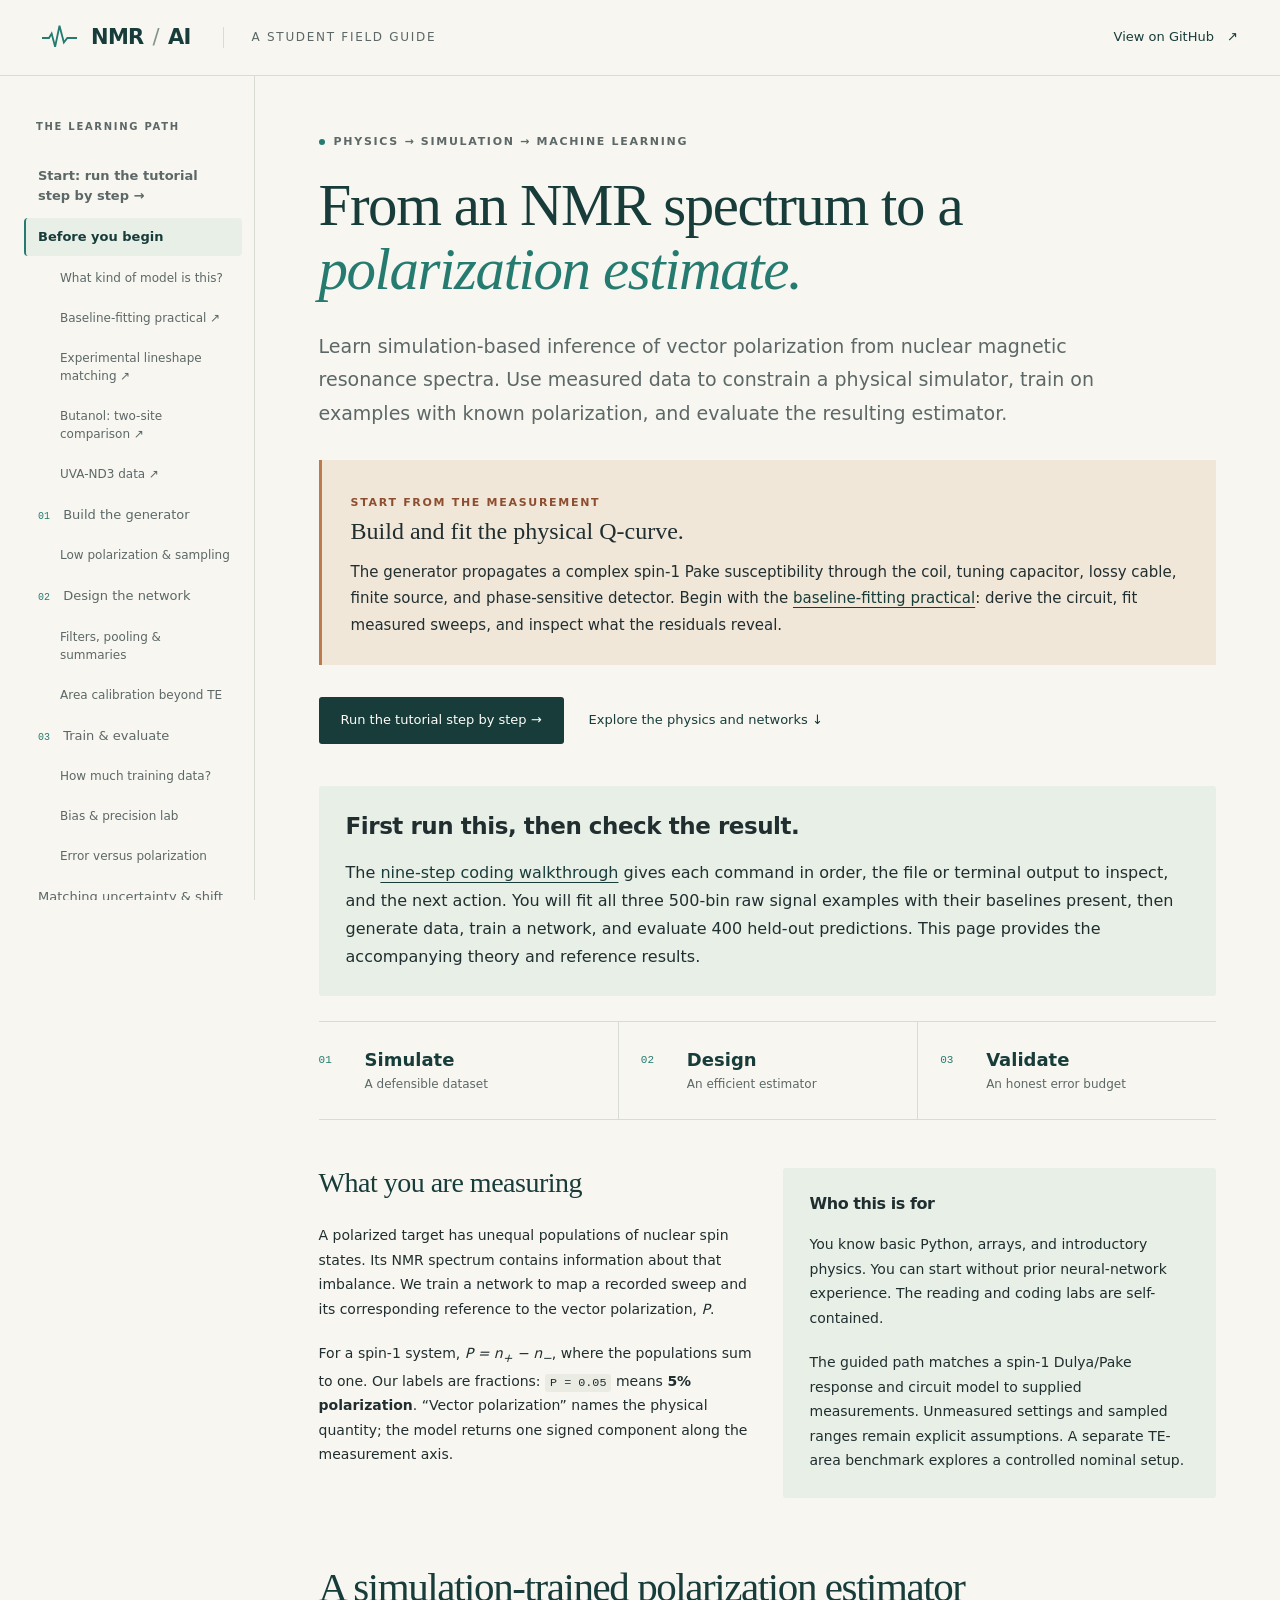
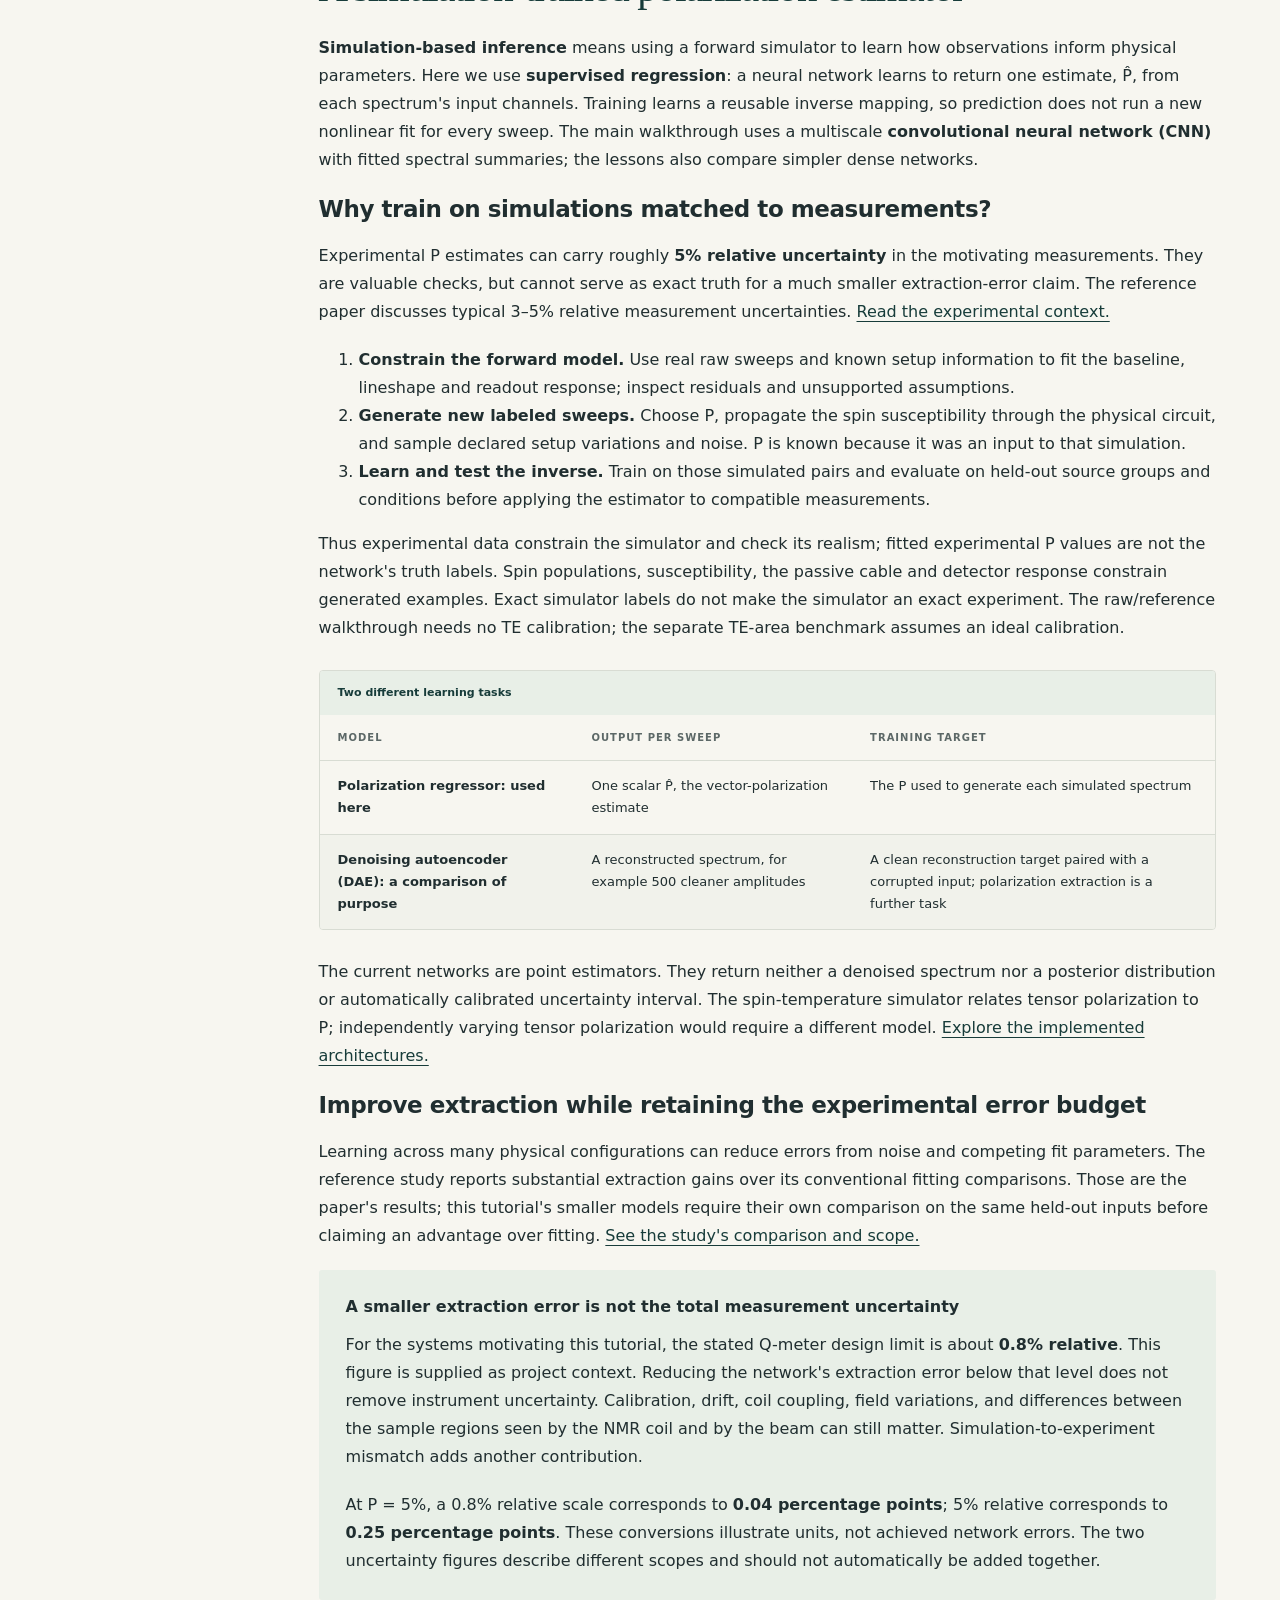
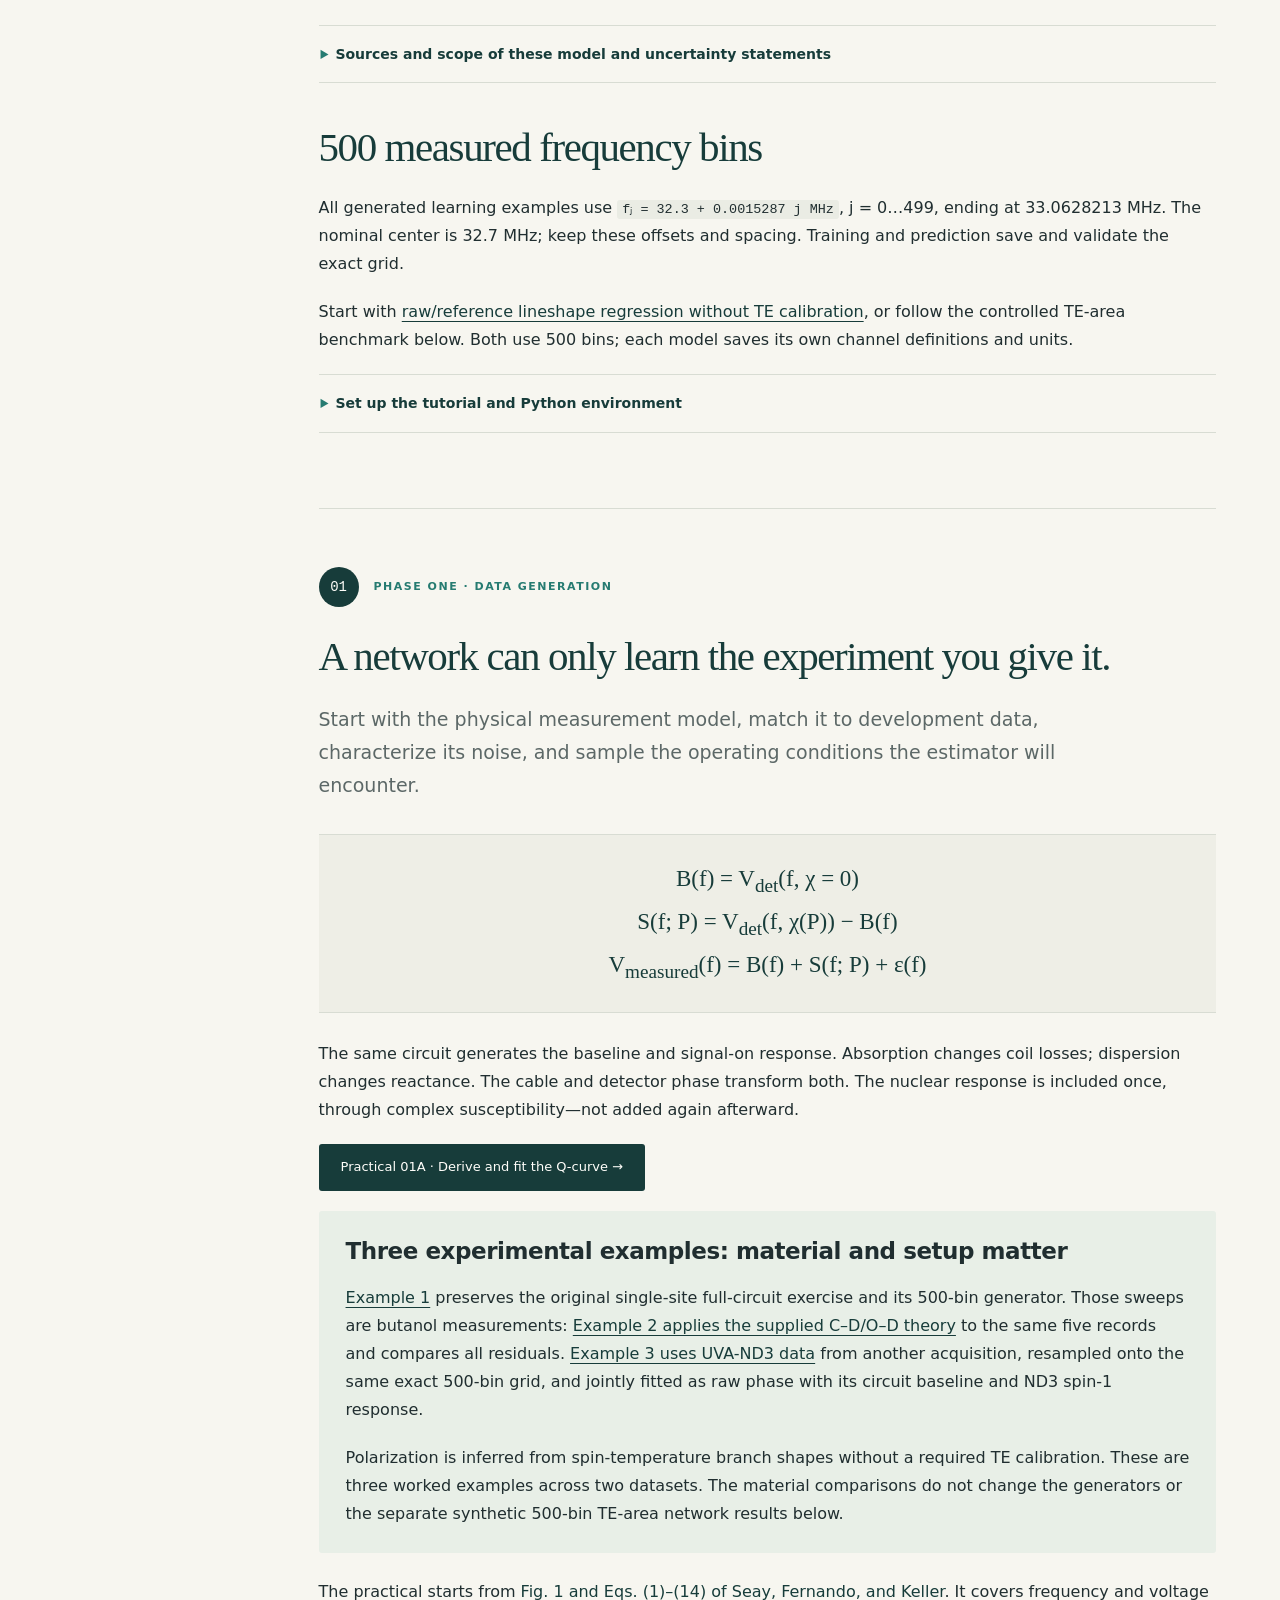
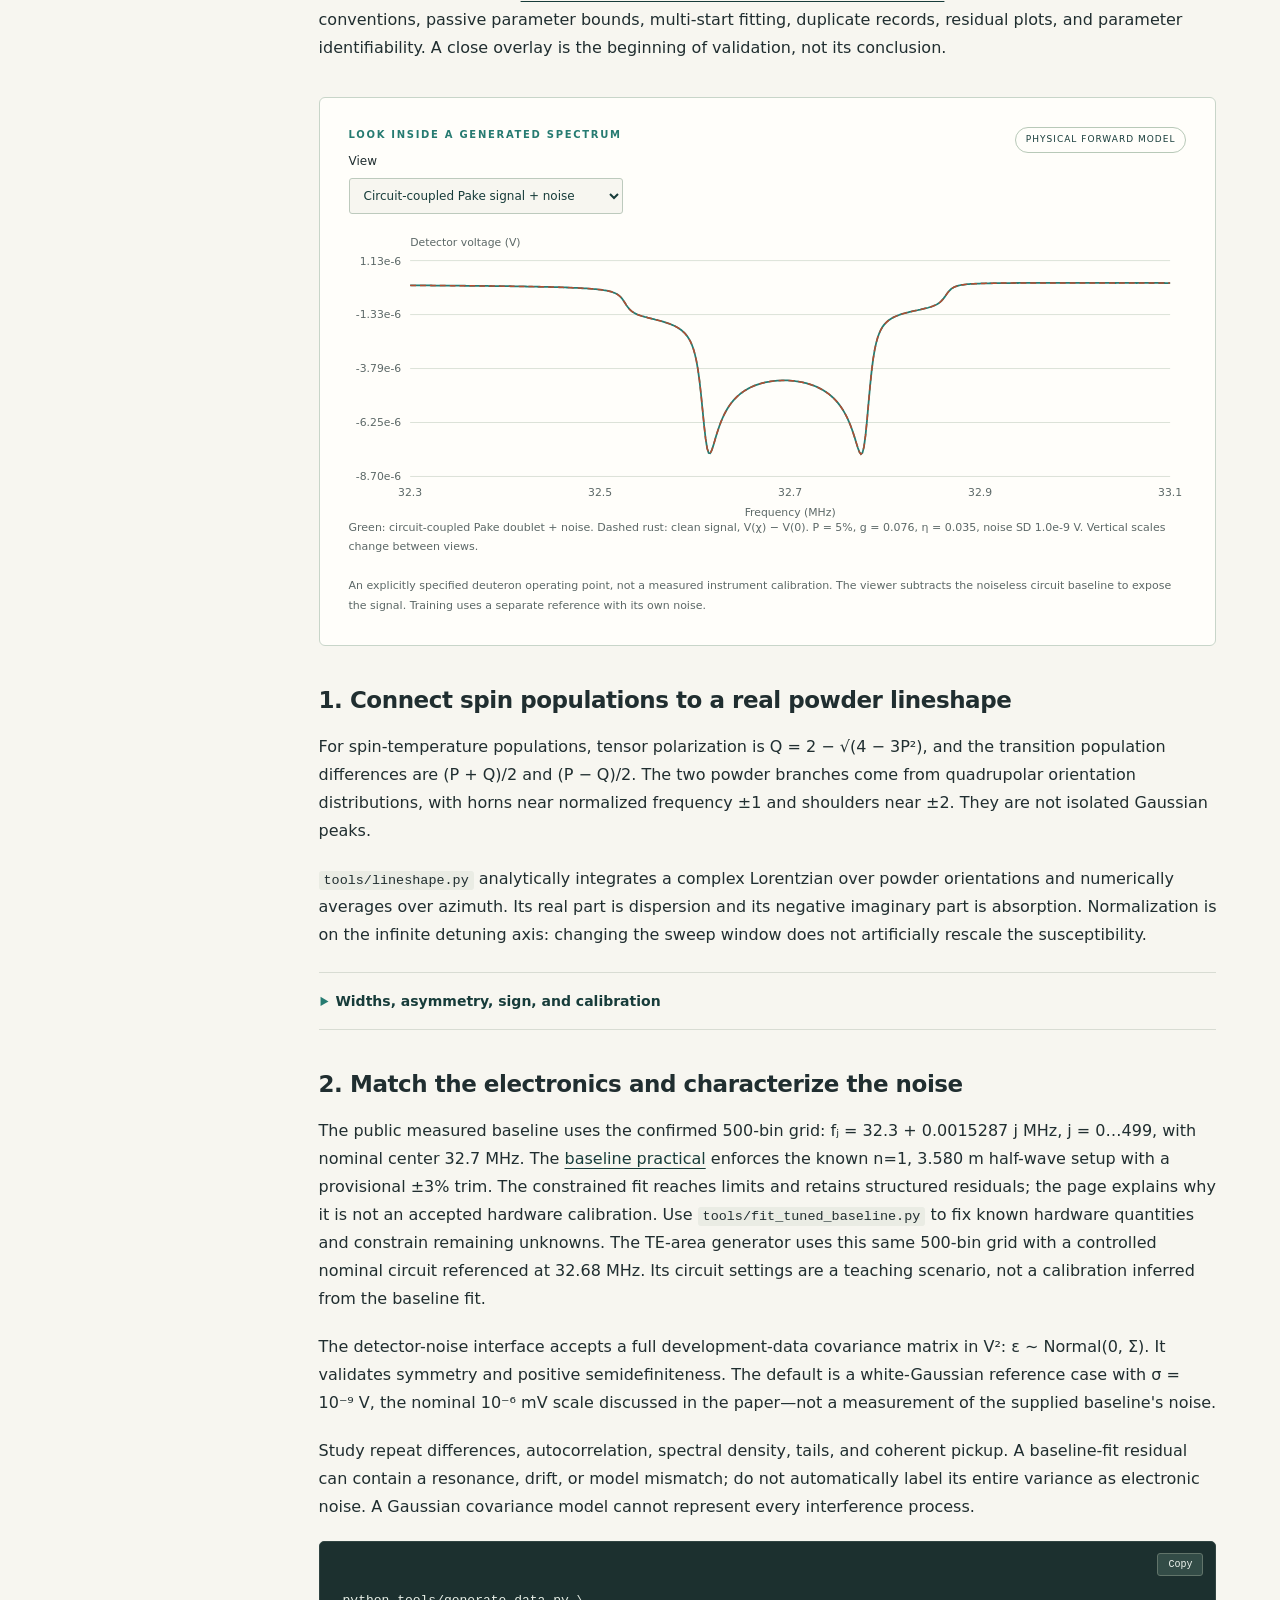
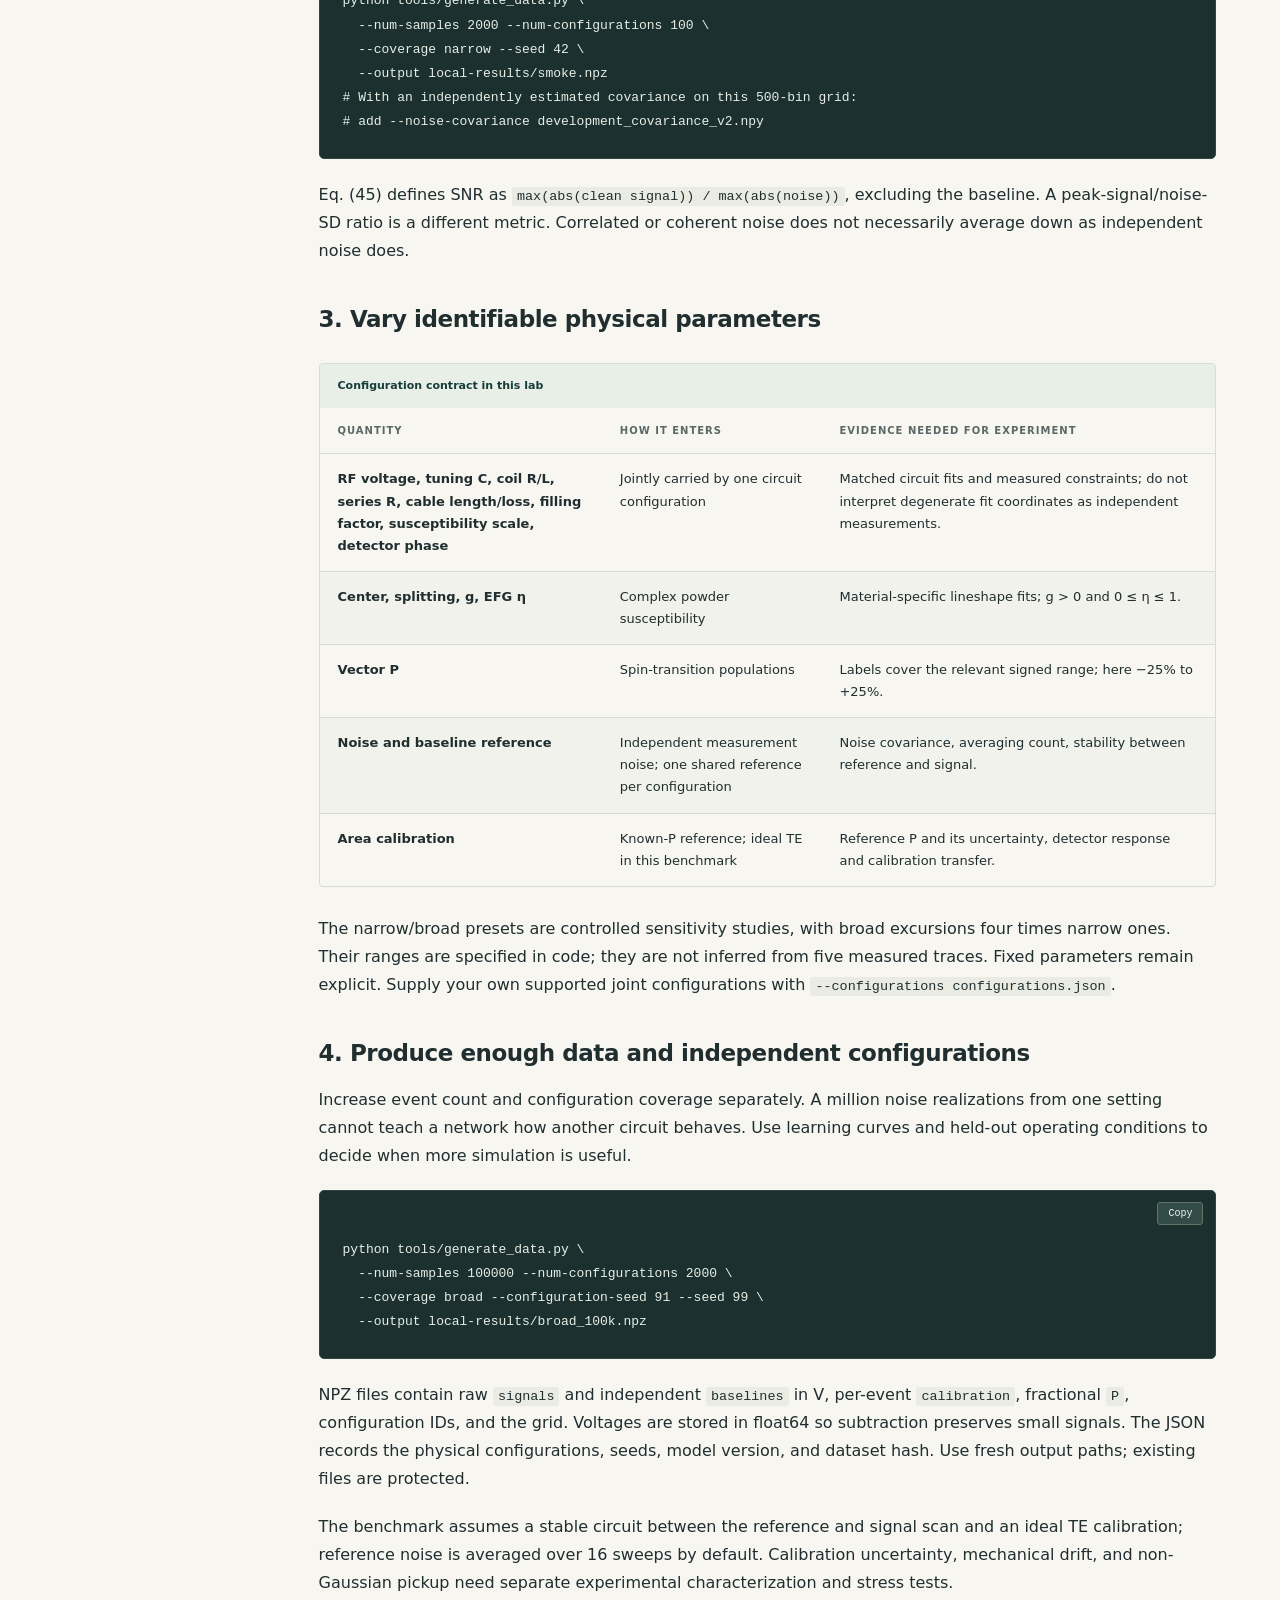
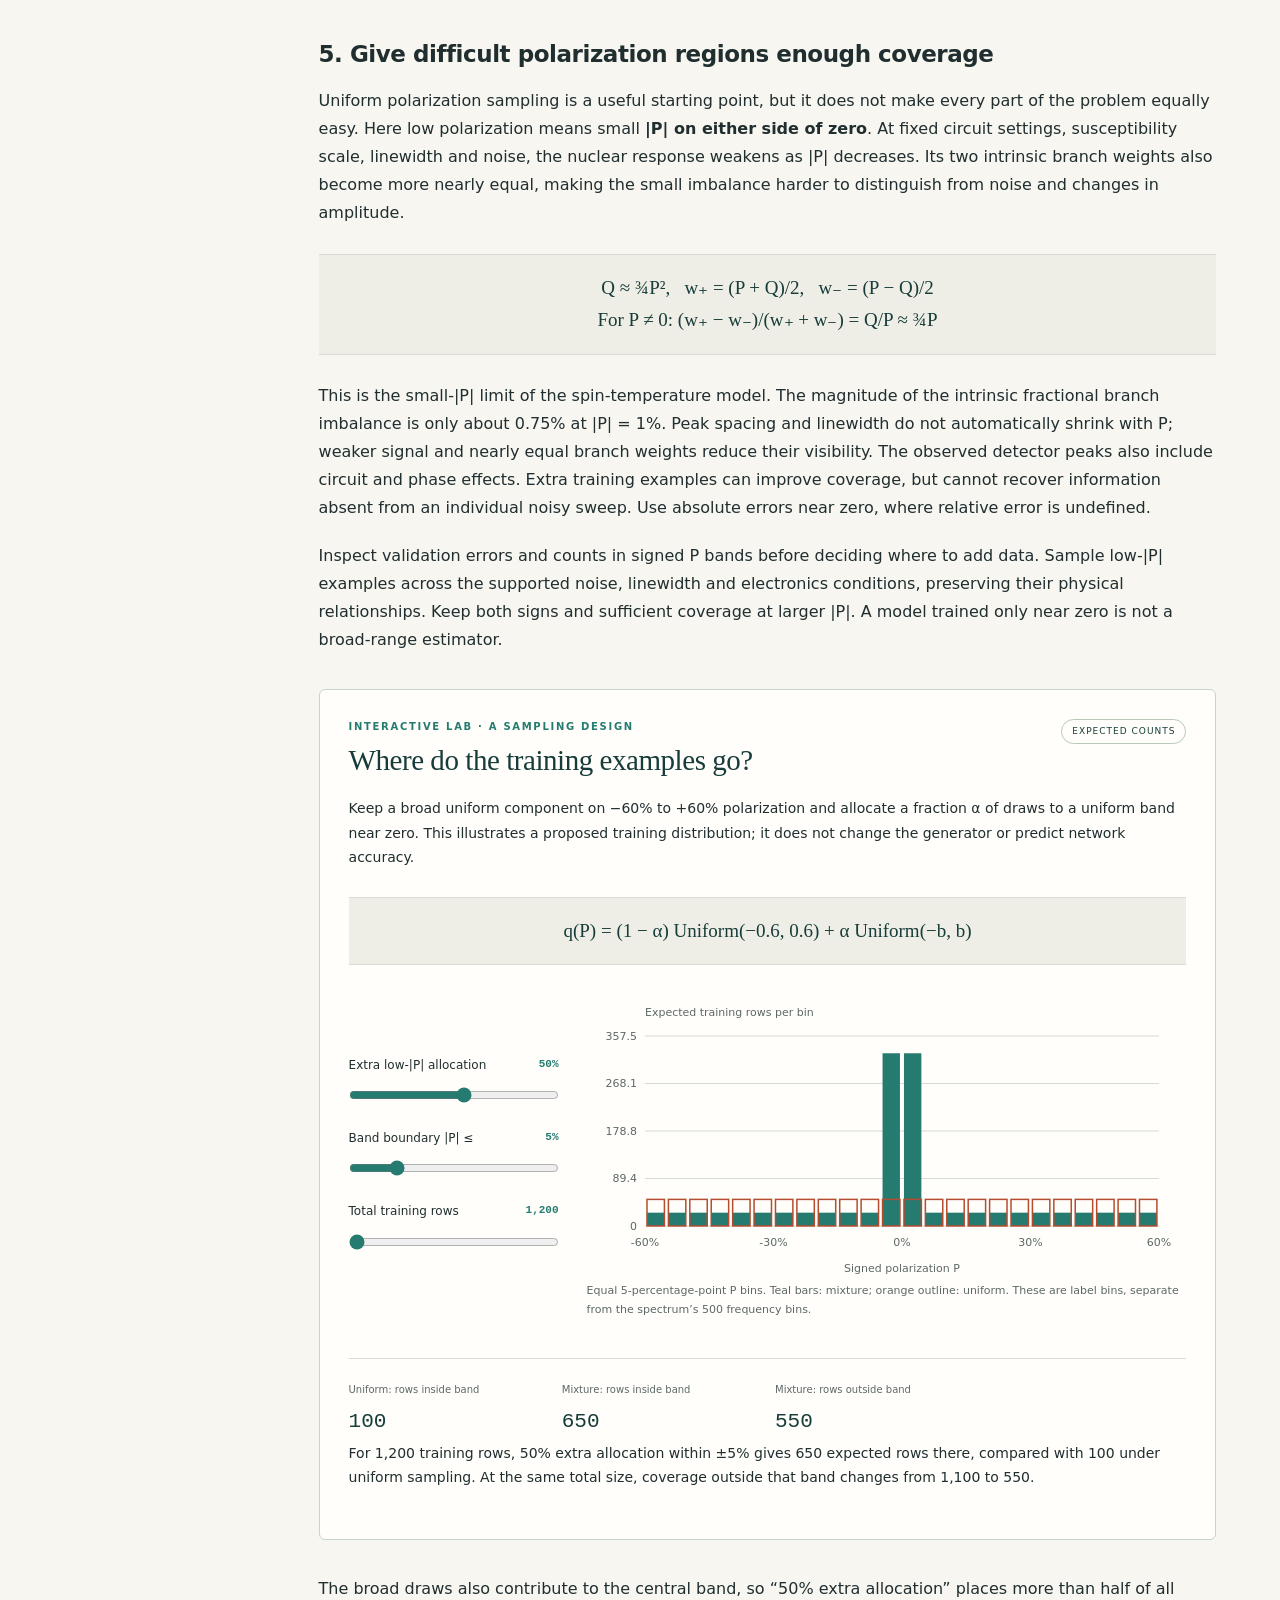
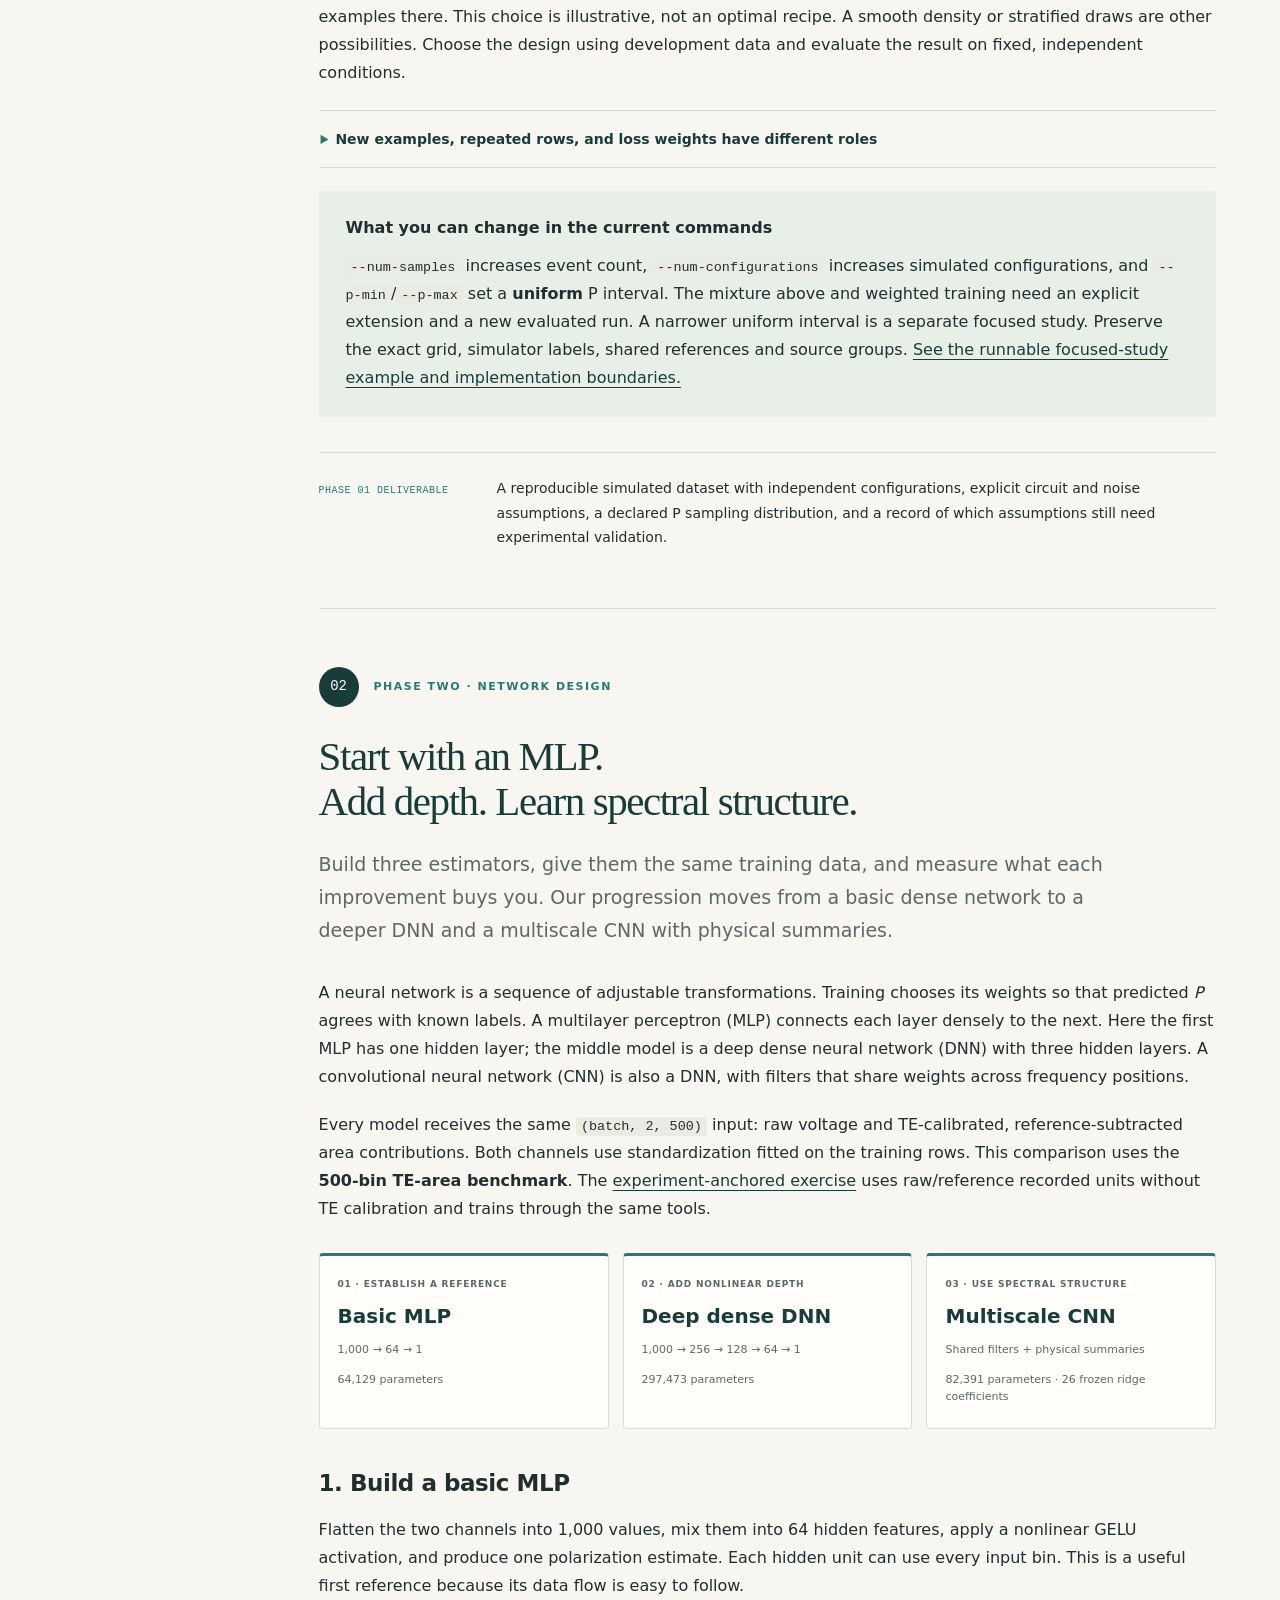
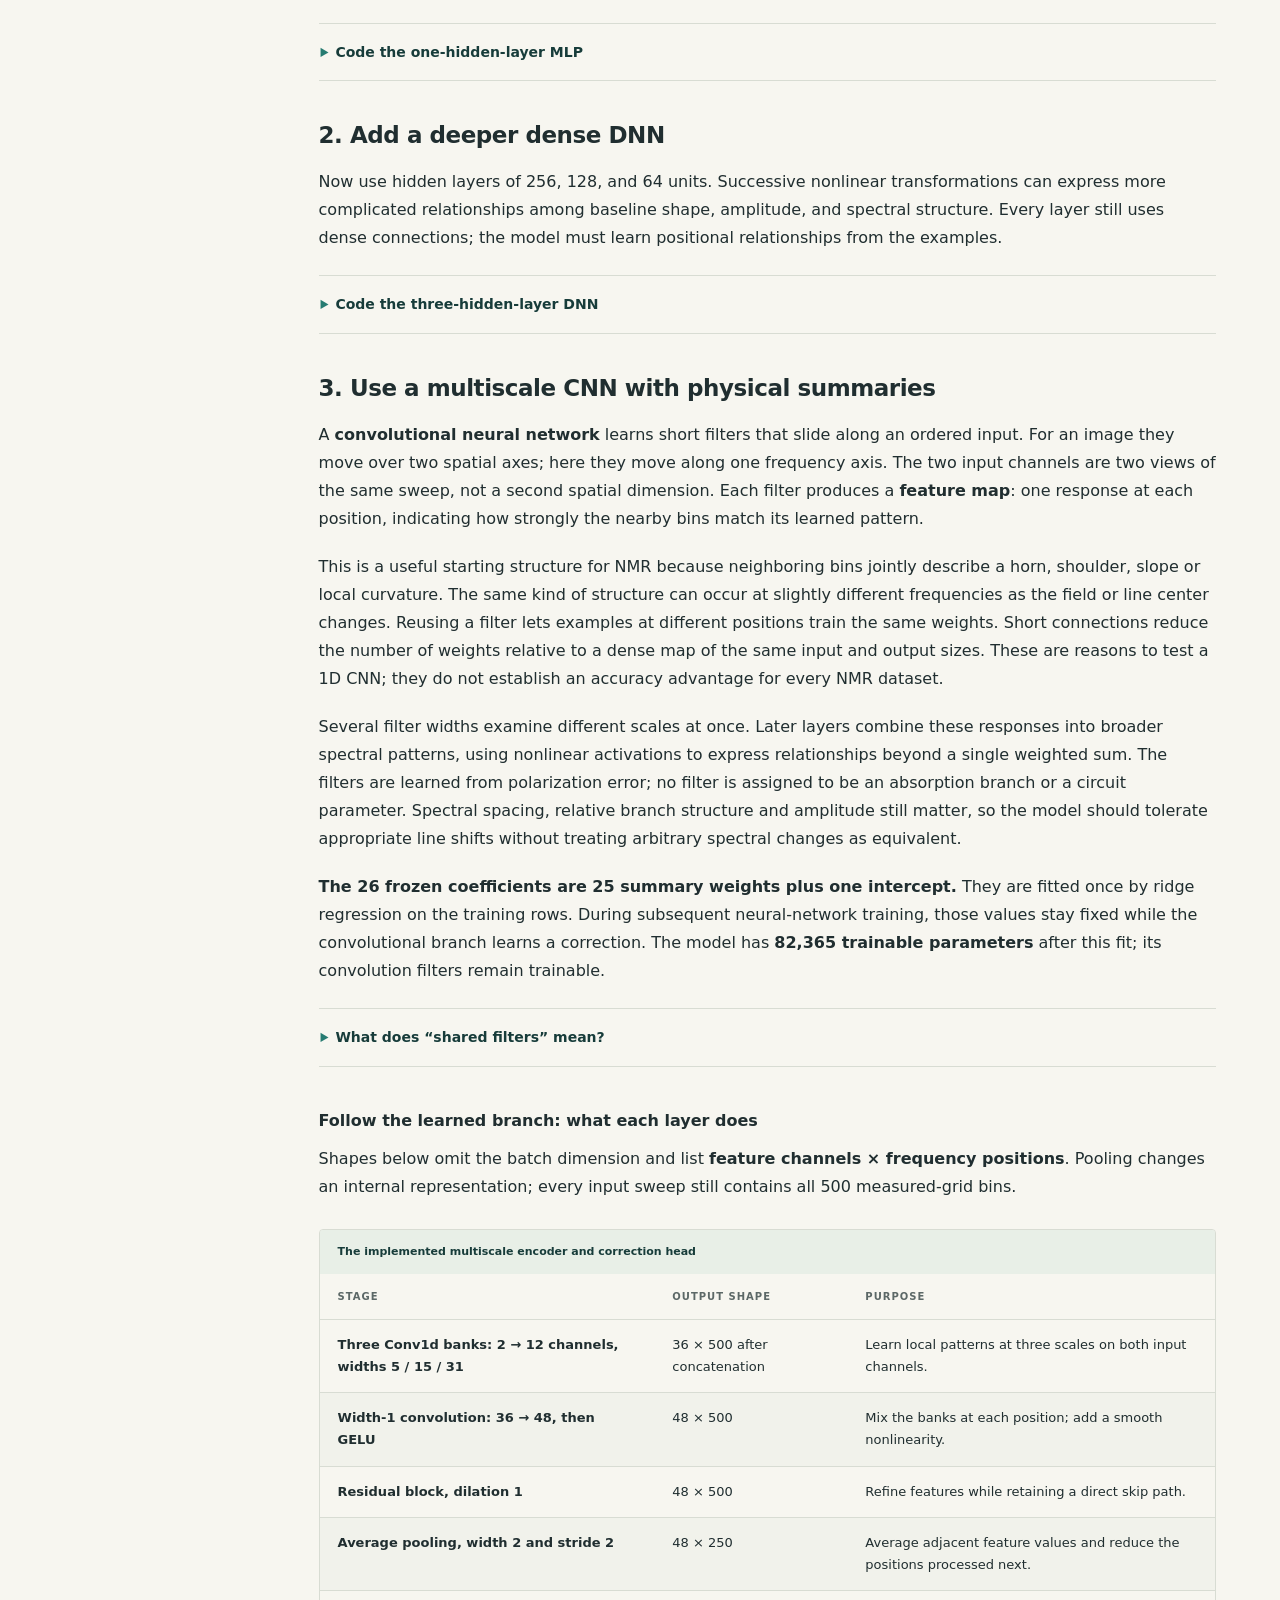
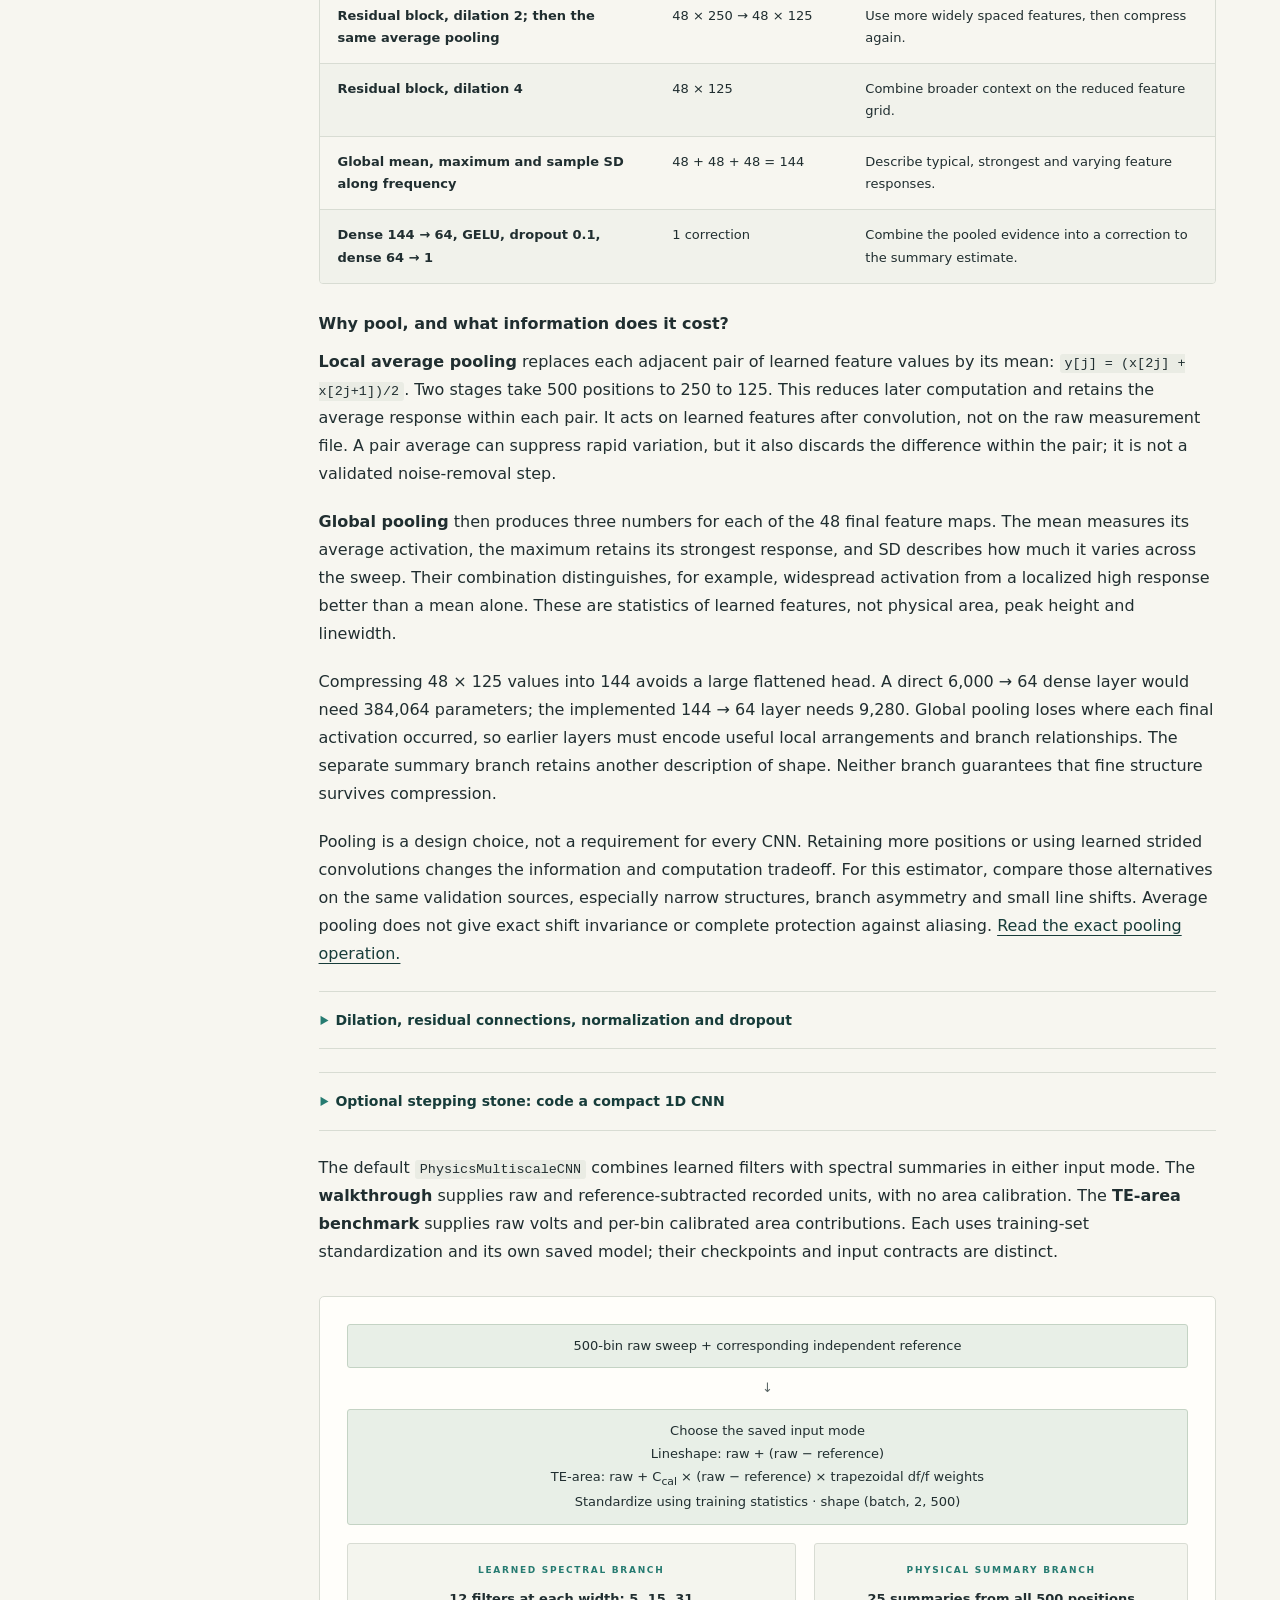
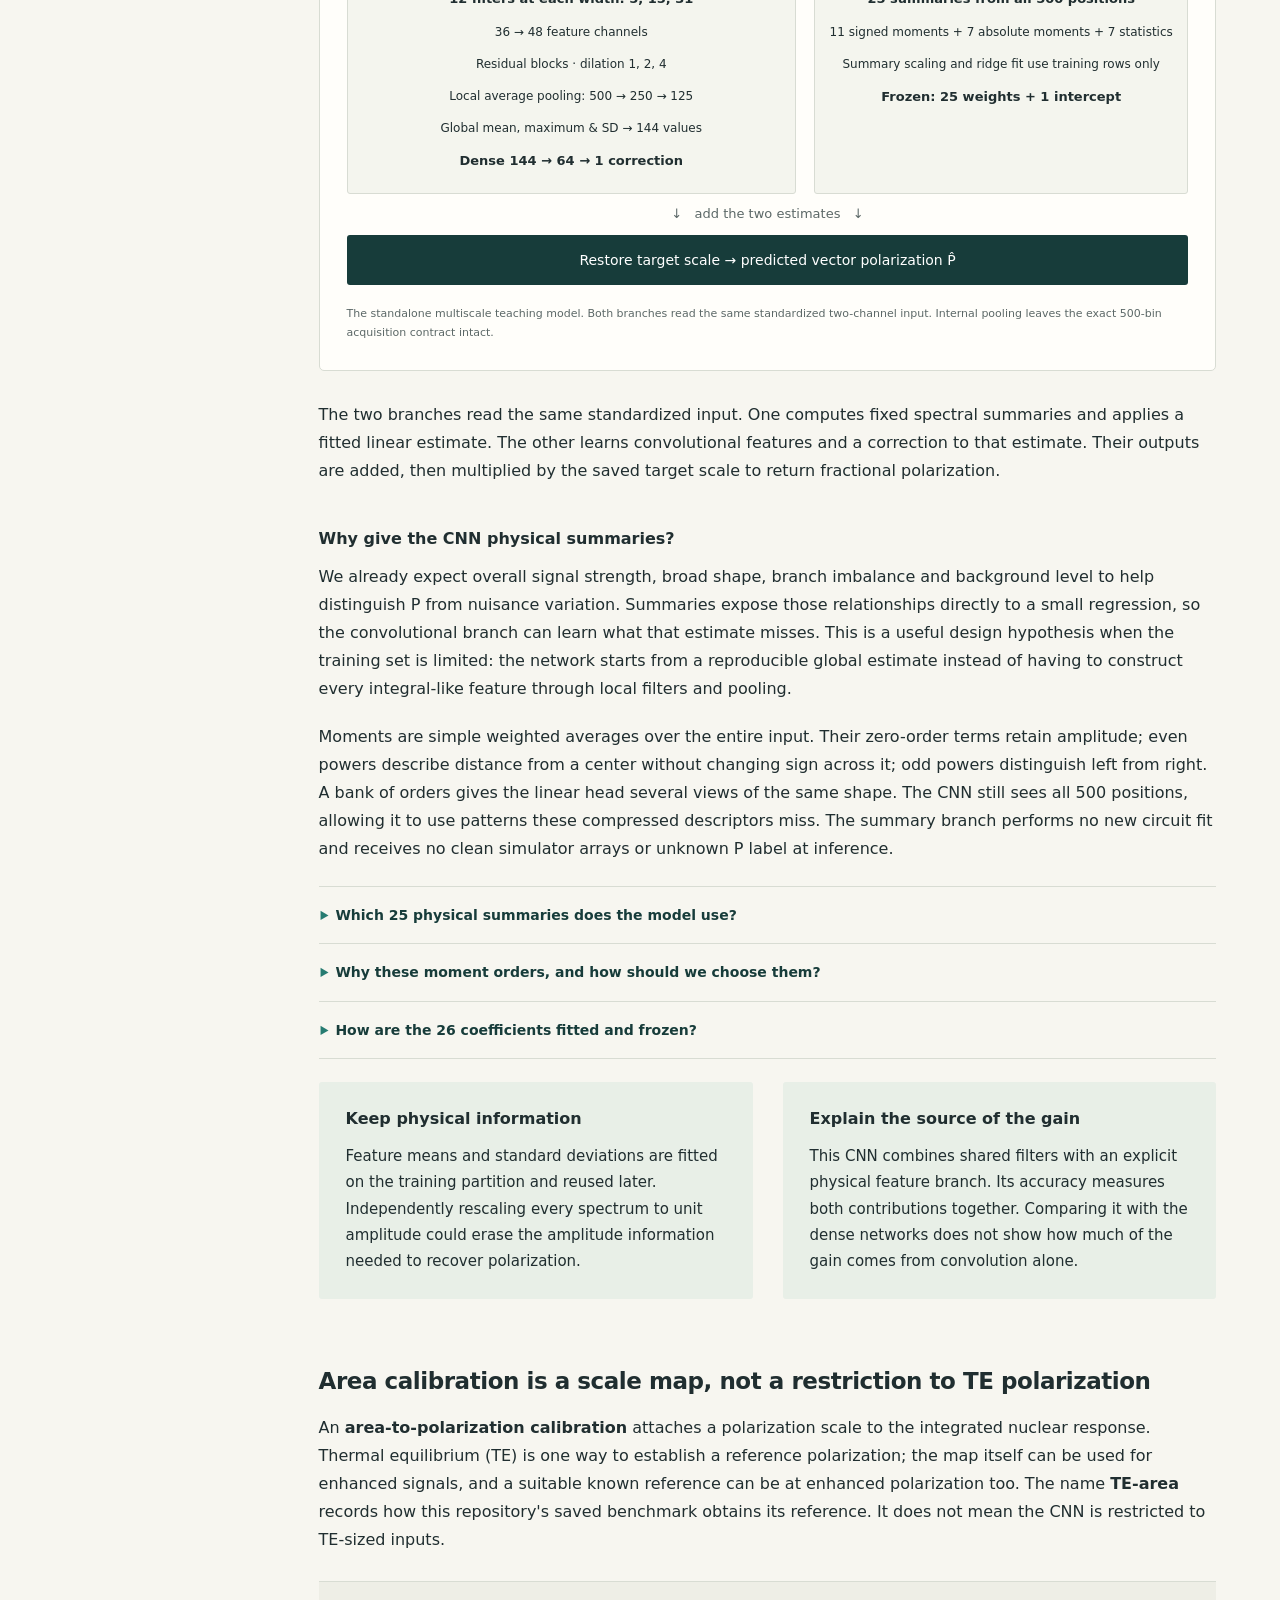
<file: docs/index.html>
<!doctype html>
<html lang="en">
<head>
  <meta charset="utf-8">
  <meta name="viewport" content="width=device-width, initial-scale=1">
  <meta name="description" content="A student field guide to physics-based NMR data generation, efficient convolutional networks, and honest evaluation of polarization bias and precision.">
  <meta name="theme-color" content="#173c3a">
  <title>NMR / AI — From spectra to predictions</title>
  <link rel="stylesheet" href="assets/style.css">
  <script defer src="assets/results.js"></script>
  <script defer src="assets/model-comparison.js"></script>
  <script defer src="assets/tutorial.js"></script>
  <script defer src="assets/sampling-lab.js"></script>
  <script defer src="assets/polarization-scale.js"></script>
</head>
<body>
<a class="skip-link" href="#main">Skip to the tutorial</a>
<header class="topbar">
  <a class="brand" href="#start" aria-label="NMR AI home"><svg viewBox="0 0 40 28" aria-hidden="true"><path d="M0 14h8l3-5 4 15 5-24 5 19 4-5h11"/></svg>NMR <span>/</span> AI</a>
  <span class="topbar-note">A student field guide</span>
  <a class="repo-link" href="https://github.com/zetanaut/NMR-AI">View on GitHub <span aria-hidden="true">↗</span></a>
</header>
<div class="layout">
<aside class="sidebar">
  <p class="eyebrow">The learning path</p>
  <nav aria-label="Tutorial chapters">
    <a href="walkthrough.html"><strong>Start: run the tutorial step by step →</strong></a>
    <a href="#start" class="active">Before you begin</a>
    <a href="#inference-method" class="subnav">What kind of model is this?</a>
    <a href="baseline.html" class="subnav">Baseline-fitting practical ↗</a>
    <a href="matching.html" class="subnav">Experimental lineshape matching ↗</a>
    <a href="butanol.html" class="subnav">Butanol: two-site comparison ↗</a>
    <a href="uva-nd3.html" class="subnav">UVA-ND3 data ↗</a>
    <a href="#generator"><span>01</span> Build the generator</a>
    <a href="#training-coverage" class="subnav">Low polarization &amp; sampling</a>
    <a href="#network"><span>02</span> Design the network</a>
    <a href="#cnn-pooling" class="subnav">Filters, pooling &amp; summaries</a>
    <a href="#area-calibration" class="subnav">Area calibration beyond TE</a>
    <a href="#training"><span>03</span> Train &amp; evaluate</a>
    <a href="#dataset-size" class="subnav">How much training data?</a>
    <a href="#error-lab" class="subnav">Bias &amp; precision lab</a>
    <a href="#polarization-performance" class="subnav">Error versus polarization</a>
    <a href="#distribution-shift">Matching uncertainty &amp; shift</a>
    <a href="#results" class="subnav">Benchmark results</a>
    <a href="#assignment">Your investigation</a>
    <a href="#resources">Code &amp; references</a>
  </nav>
  <div class="sidebar-target"><span class="eyebrow">An example precision target</span><strong>0.05 <small>pp</small></strong><p>Absolute polarization error.<br>At 5% polarization, that is<br><b>1% relative error.</b></p><a href="#metrics">Understand the units →</a></div>
  <p class="sidebar-footer">An independent learning resource<br>Simulation · networks · evaluation</p>
</aside>
<main id="main">
<section id="start" class="hero">
  <p class="eyebrow"><span class="status-dot"></span> Physics → simulation → machine learning</p>
  <h1>From an NMR spectrum to a <em>polarization estimate.</em></h1>
  <p class="lede">Learn simulation-based inference of vector polarization from nuclear magnetic resonance spectra. Use measured data to constrain a physical simulator, train on examples with known polarization, and evaluate the resulting estimator.</p>
  <aside class="callout"><span class="eyebrow">Start from the measurement</span><h4>Build and fit the physical Q-curve.</h4><p>The generator propagates a complex spin-1 Pake susceptibility through the coil, tuning capacitor, lossy cable, finite source, and phase-sensitive detector. Begin with the <a href="baseline.html">baseline-fitting practical</a>: derive the circuit, fit measured sweeps, and inspect what the residuals reveal.</p></aside>
  <div class="hero-actions"><a class="button" href="walkthrough.html">Run the tutorial step by step →</a><a class="text-link" href="#generator">Explore the physics and networks ↓</a></div>
  <aside class="note"><h3>First run this, then check the result.</h3><p>The <a href="walkthrough.html">nine-step coding walkthrough</a> gives each command in order, the file or terminal output to inspect, and the next action. You will fit all three 500-bin raw signal examples with their baselines present, then generate data, train a network, and evaluate 400 held-out predictions. This page provides the accompanying theory and reference results.</p></aside>
  <div class="route" aria-label="Three phases and their deliverables">
    <a href="#generator"><span class="route-number">01</span><strong>Simulate</strong><span>A defensible dataset</span></a>
    <a href="#network"><span class="route-number">02</span><strong>Design</strong><span>An efficient estimator</span></a>
    <a href="#training"><span class="route-number">03</span><strong>Validate</strong><span>An honest error budget</span></a>
  </div>
  <div class="intro-grid"><div><h2>What you are measuring</h2><p>A polarized target has unequal populations of nuclear spin states. Its NMR spectrum contains information about that imbalance. We train a network to map a recorded sweep and its corresponding reference to the vector polarization, <i>P</i>.</p><p>For a spin-1 system, <i>P = n<sub>+</sub> − n<sub>−</sub></i>, where the populations sum to one. Our labels are fractions: <code>P = 0.05</code> means <strong>5% polarization</strong>. “Vector polarization” names the physical quantity; the model returns one signed component along the measurement axis.</p></div><div class="note"><h3>Who this is for</h3><p>You know basic Python, arrays, and introductory physics. You can start without prior neural-network experience. The reading and coding labs are self-contained.</p><p>The guided path matches a spin-1 Dulya/Pake response and circuit model to supplied measurements. Unmeasured settings and sampled ranges remain explicit assumptions. A separate TE-area benchmark explores a controlled nominal setup.</p></div></div>
  <div id="inference-method" class="subsection">
    <h2>A simulation-trained polarization estimator</h2>
    <p><strong>Simulation-based inference</strong> means using a forward simulator to learn how observations inform physical parameters. Here we use <strong>supervised regression</strong>: a neural network learns to return one estimate, P̂, from each spectrum's input channels. Training learns a reusable inverse mapping, so prediction does not run a new nonlinear fit for every sweep. The main walkthrough uses a multiscale <strong>convolutional neural network (CNN)</strong> with fitted spectral summaries; the lessons also compare simpler dense networks.</p>
    <h3>Why train on simulations matched to measurements?</h3>
    <p>Experimental P estimates can carry roughly <strong>5% relative uncertainty</strong> in the motivating measurements. They are valuable checks, but cannot serve as exact truth for a much smaller extraction-error claim. The reference paper discusses typical 3–5% relative measurement uncertainties. <a href="https://arxiv.org/pdf/2603.10146v5#page=3">Read the experimental context.</a></p>
    <ol>
      <li><strong>Constrain the forward model.</strong> Use real raw sweeps and known setup information to fit the baseline, lineshape and readout response; inspect residuals and unsupported assumptions.</li>
      <li><strong>Generate new labeled sweeps.</strong> Choose P, propagate the spin susceptibility through the physical circuit, and sample declared setup variations and noise. P is known because it was an input to that simulation.</li>
      <li><strong>Learn and test the inverse.</strong> Train on those simulated pairs and evaluate on held-out source groups and conditions before applying the estimator to compatible measurements.</li>
    </ol>
    <p>Thus experimental data constrain the simulator and check its realism; fitted experimental P values are not the network's truth labels. Spin populations, susceptibility, the passive cable and detector response constrain generated examples. Exact simulator labels do not make the simulator an exact experiment. The raw/reference walkthrough needs no TE calibration; the separate TE-area benchmark assumes an ideal calibration.</p>
    <div class="table-wrap"><table><caption>Two different learning tasks</caption><thead><tr><th>Model</th><th>Output per sweep</th><th>Training target</th></tr></thead><tbody>
      <tr><td>Polarization regressor: used here</td><td>One scalar P̂, the vector-polarization estimate</td><td>The P used to generate each simulated spectrum</td></tr>
      <tr><td>Denoising autoencoder (DAE): a comparison of purpose</td><td>A reconstructed spectrum, for example 500 cleaner amplitudes</td><td>A clean reconstruction target paired with a corrupted input; polarization extraction is a further task</td></tr>
    </tbody></table></div>
    <p>The current networks are point estimators. They return neither a denoised spectrum nor a posterior distribution or automatically calibrated uncertainty interval. The spin-temperature simulator relates tensor polarization to P; independently varying tensor polarization would require a different model. <a href="#network">Explore the implemented architectures.</a></p>
    <h3>Improve extraction while retaining the experimental error budget</h3>
    <p>Learning across many physical configurations can reduce errors from noise and competing fit parameters. The reference study reports substantial extraction gains over its conventional fitting comparisons. Those are the paper's results; this tutorial's smaller models require their own comparison on the same held-out inputs before claiming an advantage over fitting. <a href="https://arxiv.org/pdf/2603.10146v5#page=23">See the study's comparison and scope.</a></p>
    <aside id="experimental-error-budget" class="note"><h4>A smaller extraction error is not the total measurement uncertainty</h4><p>For the systems motivating this tutorial, the stated Q-meter design limit is about <strong>0.8% relative</strong>. This figure is supplied as project context. Reducing the network's extraction error below that level does not remove instrument uncertainty. Calibration, drift, coil coupling, field variations, and differences between the sample regions seen by the NMR coil and by the beam can still matter. Simulation-to-experiment mismatch adds another contribution.</p><p>At P = 5%, a 0.8% relative scale corresponds to <strong>0.04 percentage points</strong>; 5% relative corresponds to <strong>0.25 percentage points</strong>. These conversions illustrate units, not achieved network errors. The two uncertainty figures describe different scopes and should not automatically be added together.</p></aside>
    <details id="inference-scope"><summary>Sources and scope of these model and uncertainty statements</summary><div class="details-body">
      <p>The approximately 5% and 0.8% figures were supplied by the repository maintainer as context for the motivating measurements and systems. They are not fitted uncertainties for the included CSVs. The reference paper gives 3–5% for typical measurements and rounds the intrinsic Q-meter scale to about 1% in <a href="https://arxiv.org/pdf/2603.10146v5#page=24">section 7.5</a>. It does not specify the exact 0.8% figure; that project figure is not assigned a one-standard-deviation convention or a universal hardware limit here.</p>
      <p>The physics constraints live in the forward simulator and the selected input representation. Neural training minimizes polarization error; it does not solve a circuit-equation residual at each optimizer update. This is one form of simulation-based point estimation, rather than a claim to implement neural posterior estimation. See the <a href="https://arxiv.org/abs/1911.01429">simulation-based inference review</a> and the <a href="https://jmlr.org/papers/v11/vincent10a.html">denoising-autoencoder reference</a> for the broader methods.</p>
      <p>Lower spectrum-fit residuals or smaller error bars after denoising do not alone establish smaller true-P errors. Keep independent experimental checks, simulator mismatch and the remaining instrument uncertainty in the validation plan. The <a href="https://github.com/zetanaut/NMR-AI/blob/main/docs/reference/physics-electronics-theory.md#inference-approach-and-uncertainty-scope">reference notes</a> record the distinction between project context, implementation and published evidence.</p>
    </div></details>
  </div>
  <div id="workflows" class="subsection"><h2>500 measured frequency bins</h2><p>All generated learning examples use <code>fⱼ = 32.3 + 0.0015287 j MHz</code>, j = 0…499, ending at 33.0628213 MHz. The nominal center is 32.7 MHz; keep these offsets and spacing. Training and prediction save and validate the exact grid.</p><p>Start with <a href="matching.html#lineshape-network">raw/reference lineshape regression without TE calibration</a>, or follow the controlled TE-area benchmark below. Both use 500 bins; each model saves its own channel definitions and units.</p></div>
  <details id="setup" class="setup"><summary>Set up the tutorial and Python environment</summary><div class="details-body"><p>Everything needed for the coding labs is in this repository. The requirements command installs <strong>PyTorch</strong> (<code>torch</code>), NumPy, SciPy, and Matplotlib.</p><p>For a CPU-only or GPU-specific build, use the <a href="https://pytorch.org/get-started/locally/">official PyTorch installation selector</a>. Choose <strong>Stable</strong>, <strong>Pip</strong>, <strong>Python</strong>, your OS (<strong>Linux</strong> inside WSL), and your compute platform. Run its command after activating <code>.venv</code> and before installing the requirements below, replacing <code>pip</code> or <code>pip3</code> with <code>python -m pip</code> to use the active environment.</p>
<pre><code>git clone https://github.com/zetanaut/NMR-AI.git
cd NMR-AI
python3 -m venv .venv
source .venv/bin/activate
python -m pip install -r requirements.txt
python -c "import torch; print('PyTorch:', torch.__version__); print('CUDA:', torch.cuda.is_available())"</code></pre>
  <p>Use Python 3.10 or newer. The command blocks use Bash; on Windows, use WSL. Check that the command prints your PyTorch version. <code>CUDA: False</code> is valid for CPU use; if you intend to use an NVIDIA GPU, follow the official installation instructions until it reports <code>CUDA: True</code>.</p><p>Run all lab commands from <code>NMR-AI/</code>. Scripts live in <code>tools/</code>; generated data and models go into <code>local-results/</code>. No other repository or pre-trained checkpoint is required.</p><p>The page's plots include small, precomputed teaching examples. You can regenerate the examples with the scripts below. These simulated results demonstrate the workflow; they are not experimental accuracy measurements.</p></div></details>
</section>

<section id="generator" class="chapter">
  <div class="chapter-label"><span>01</span><p>Phase one · Data generation</p></div>
  <h2>A network can only learn the experiment you give it.</h2>
  <p class="lede">Start with the physical measurement model, match it to development data, characterize its noise, and sample the operating conditions the estimator will encounter.</p>
  <div class="equation">B(f) = V<sub>det</sub>(f, χ = 0)<br>S(f; P) = V<sub>det</sub>(f, χ(P)) − B(f)<br>V<sub>measured</sub>(f) = B(f) + S(f; P) + ε(f)</div>
  <p>The same circuit generates the baseline and signal-on response. Absorption changes coil losses; dispersion changes reactance. The cable and detector phase transform both. The nuclear response is included once, through complex susceptibility—not added again afterward.</p>
  <p><a class="button" href="baseline.html">Practical 01A · Derive and fit the Q-curve →</a></p>
  <aside class="note"><h3>Three experimental examples: material and setup matter</h3><p><a href="matching.html">Example 1</a> preserves the original single-site full-circuit exercise and its 500-bin generator. Those sweeps are butanol measurements: <a href="butanol.html">Example 2 applies the supplied C–D/O–D theory</a> to the same five records and compares all residuals. <a href="uva-nd3.html">Example 3 uses UVA-ND3 data</a> from another acquisition, resampled onto the same exact 500-bin grid, and jointly fitted as raw phase with its circuit baseline and ND3 spin-1 response.</p><p>Polarization is inferred from spin-temperature branch shapes without a required TE calibration. These are three worked examples across two datasets. The material comparisons do not change the generators or the separate synthetic 500-bin TE-area network results below.</p></aside>
  <p>The practical starts from <a href="https://arxiv.org/pdf/2603.10146v5#page=4">Fig. 1 and Eqs. (1)–(14) of Seay, Fernando, and Keller</a>. It covers frequency and voltage conventions, passive parameter bounds, multi-start fitting, duplicate records, residual plots, and parameter identifiability. A close overlay is the beginning of validation, not its conclusion.</p>
  <div class="results-panel"><div class="panel-heading"><div><p class="eyebrow">Look inside a generated spectrum</p><label class="select-label" for="spectrum-select">View</label><select id="spectrum-select"><option value="residual">Circuit-coupled Pake signal + noise</option><option value="raw">Full sweep + physical Q-curve</option><option value="noise">Detector noise only</option></select></div><span class="badge">Physical forward model</span></div><svg id="spectrum-chart" class="chart" viewBox="0 0 850 290" role="img" aria-label="Complex Pake susceptibility propagated through a physical Q-meter circuit"></svg><p class="chart-caption" id="spectrum-caption">Generated P = 5% example. Voltage is in V; vertical scales change between views.</p><p class="provenance">An explicitly specified deuteron operating point, not a measured instrument calibration. The viewer subtracts the noiseless circuit baseline to expose the signal. Training uses a separate reference with its own noise.</p></div>
  <h3>1. Connect spin populations to a real powder lineshape</h3>
  <p>For spin-temperature populations, tensor polarization is Q = 2 − √(4 − 3P²), and the transition population differences are (P + Q)/2 and (P − Q)/2. The two powder branches come from quadrupolar orientation distributions, with horns near normalized frequency ±1 and shoulders near ±2. They are not isolated Gaussian peaks.</p>
  <p><code>tools/lineshape.py</code> analytically integrates a complex Lorentzian over powder orientations and numerically averages over azimuth. Its real part is dispersion and its negative imaginary part is absorption. Normalization is on the infinite detuning axis: changing the sweep window does not artificially rescale the susceptibility.</p>
  <details><summary>Widths, asymmetry, sign, and calibration</summary><div class="details-body"><p>Use x = (f − f₀)/split, with frequencies in the same units. The Lorentzian half-width is <code>g × split_mhz</code>; <code>eta</code> is EFG asymmetry, distinct from the coil filling factor. Spin weights remain finite at P = 0 and ±1. This lab models a single quadrupolar site under spin temperature, not independently driven tensor polarization.</p><p>The susceptibility amplitude coefficient is an explicit setup parameter. The saved benchmark obtains its area scale from an ideal thermal-equilibrium reference: C<sub>cal</sub> = P<sub>TE</sub> / ∫S<sub>TE</sub>(f)/f df. More generally, a suitable known-P reference can set this scale at enhanced polarization. It does not come from the unknown spectrum's label. <a href="#area-calibration">Read how area calibration extends beyond TE.</a> Detector phase and inversion determine voltage polarity.</p><p>See <a href="https://doi.org/10.1016/S0168-9002(97)00317-3">Dulya et al. (1997)</a> and the <a href="https://github.com/zetanaut/NMR-AI/blob/main/docs/reference/physics-electronics-theory.md">full physics notes</a>.</p></div></details>
  <h3>2. Match the electronics and characterize the noise</h3>
  <p>The public measured baseline uses the confirmed 500-bin grid: fⱼ = 32.3 + 0.0015287 j MHz, j = 0…499, with nominal center 32.7 MHz. The <a href="baseline.html#example">baseline practical</a> enforces the known n=1, 3.580 m half-wave setup with a provisional ±3% trim. The constrained fit reaches limits and retains structured residuals; the page explains why it is not an accepted hardware calibration. Use <code>tools/fit_tuned_baseline.py</code> to fix known hardware quantities and constrain remaining unknowns. The TE-area generator uses this same 500-bin grid with a controlled nominal circuit referenced at 32.68 MHz. Its circuit settings are a teaching scenario, not a calibration inferred from the baseline fit.</p>
  <p>The detector-noise interface accepts a full development-data covariance matrix in V²: ε ∼ Normal(0, Σ). It validates symmetry and positive semidefiniteness. The default is a white-Gaussian reference case with σ = 10⁻⁹ V, the nominal 10⁻⁶ mV scale discussed in the paper—not a measurement of the supplied baseline's noise.</p>
  <p>Study repeat differences, autocorrelation, spectral density, tails, and coherent pickup. A baseline-fit residual can contain a resonance, drift, or model mismatch; do not automatically label its entire variance as electronic noise. A Gaussian covariance model cannot represent every interference process.</p>
<pre><code>python tools/generate_data.py \
  --num-samples 2000 --num-configurations 100 \
  --coverage narrow --seed 42 \
  --output local-results/smoke.npz
# With an independently estimated covariance on this 500-bin grid:
# add --noise-covariance development_covariance_v2.npy</code></pre>
  <p>Eq. (45) defines SNR as <code>max(abs(clean signal)) / max(abs(noise))</code>, excluding the baseline. A peak-signal/noise-SD ratio is a different metric. Correlated or coherent noise does not necessarily average down as independent noise does.</p>
  <h3>3. Vary identifiable physical parameters</h3>
  <div class="table-wrap"><table><caption>Configuration contract in this lab</caption><thead><tr><th>Quantity</th><th>How it enters</th><th>Evidence needed for experiment</th></tr></thead><tbody>
  <tr><td>RF voltage, tuning C, coil R/L, series R, cable length/loss, filling factor, susceptibility scale, detector phase</td><td>Jointly carried by one circuit configuration</td><td>Matched circuit fits and measured constraints; do not interpret degenerate fit coordinates as independent measurements.</td></tr>
  <tr><td>Center, splitting, g, EFG η</td><td>Complex powder susceptibility</td><td>Material-specific lineshape fits; g &gt; 0 and 0 ≤ η ≤ 1.</td></tr>
  <tr><td>Vector P</td><td>Spin-transition populations</td><td>Labels cover the relevant signed range; here −25% to +25%.</td></tr>
  <tr><td>Noise and baseline reference</td><td>Independent measurement noise; one shared reference per configuration</td><td>Noise covariance, averaging count, stability between reference and signal.</td></tr>
  <tr><td>Area calibration</td><td>Known-P reference; ideal TE in this benchmark</td><td>Reference P and its uncertainty, detector response and calibration transfer.</td></tr>
  </tbody></table></div>
  <p>The narrow/broad presets are controlled sensitivity studies, with broad excursions four times narrow ones. Their ranges are specified in code; they are not inferred from five measured traces. Fixed parameters remain explicit. Supply your own supported joint configurations with <code>--configurations configurations.json</code>.</p>
  <h3>4. Produce enough data and independent configurations</h3>
  <p>Increase event count and configuration coverage separately. A million noise realizations from one setting cannot teach a network how another circuit behaves. Use learning curves and held-out operating conditions to decide when more simulation is useful.</p>
<pre><code>python tools/generate_data.py \
  --num-samples 100000 --num-configurations 2000 \
  --coverage broad --configuration-seed 91 --seed 99 \
  --output local-results/broad_100k.npz</code></pre>
  <p>NPZ files contain raw <code>signals</code> and independent <code>baselines</code> in V, per-event <code>calibration</code>, fractional <code>P</code>, configuration IDs, and the grid. Voltages are stored in float64 so subtraction preserves small signals. The JSON records the physical configurations, seeds, model version, and dataset hash. Use fresh output paths; existing files are protected.</p>
  <p>The benchmark assumes a stable circuit between the reference and signal scan and an ideal TE calibration; reference noise is averaged over 16 sweeps by default. Calibration uncertainty, mechanical drift, and non-Gaussian pickup need separate experimental characterization and stress tests.</p>
  <div id="training-coverage" class="subsection">
  <h3>5. Give difficult polarization regions enough coverage</h3>
  <p>Uniform polarization sampling is a useful starting point, but it does not make every part of the problem equally easy. Here low polarization means small <strong>|P| on either side of zero</strong>. At fixed circuit settings, susceptibility scale, linewidth and noise, the nuclear response weakens as |P| decreases. Its two intrinsic branch weights also become more nearly equal, making the small imbalance harder to distinguish from noise and changes in amplitude.</p>
  <div class="equation small">Q ≈ ¾P², &nbsp; w₊ = (P + Q)/2, &nbsp; w₋ = (P − Q)/2<br>For P ≠ 0: (w₊ − w₋)/(w₊ + w₋) = Q/P ≈ ¾P</div>
  <p>This is the small-|P| limit of the spin-temperature model. The magnitude of the intrinsic fractional branch imbalance is only about 0.75% at |P| = 1%. Peak spacing and linewidth do not automatically shrink with P; weaker signal and nearly equal branch weights reduce their visibility. The observed detector peaks also include circuit and phase effects. Extra training examples can improve coverage, but cannot recover information absent from an individual noisy sweep. Use absolute errors near zero, where relative error is undefined.</p>
  <p>Inspect validation errors and counts in signed P bands before deciding where to add data. Sample low-|P| examples across the supported noise, linewidth and electronics conditions, preserving their physical relationships. Keep both signs and sufficient coverage at larger |P|. A model trained only near zero is not a broad-range estimator.</p>
  <div id="sampling-lab" class="lab-panel">
    <div class="panel-heading"><div><p class="eyebrow">Interactive lab · a sampling design</p><h3>Where do the training examples go?</h3></div><span class="badge">Expected counts</span></div>
    <p>Keep a broad uniform component on −60% to +60% polarization and allocate a fraction α of draws to a uniform band near zero. This illustrates a proposed training distribution; it does not change the generator or predict network accuracy.</p>
    <div class="equation small">q(P) = (1 − α) Uniform(−0.6, 0.6) + α Uniform(−b, b)</div>
    <div class="lab-grid"><div class="controls">
      <label for="sampling-alpha">Extra low-|P| allocation <output id="sampling-alpha-value" for="sampling-alpha">50%</output></label><input id="sampling-alpha" type="range" min="0" max="90" step="5" value="50" disabled>
      <label for="sampling-band">Band boundary |P| ≤ <output id="sampling-band-value" for="sampling-band">5%</output></label><input id="sampling-band" type="range" min="1" max="20" step="1" value="5" disabled>
      <label for="sampling-count">Total training rows <output id="sampling-count-value" for="sampling-count">1,200</output></label><input id="sampling-count" type="range" min="1200" max="12000" step="1200" value="1200" disabled>
    </div><div id="sampling-chart-container" hidden><svg id="sampling-chart" class="chart" viewBox="0 0 640 290" role="img" aria-label="Expected training counts in equal five-percentage-point polarization bins"></svg><p class="chart-caption">Equal 5-percentage-point P bins. Teal bars: mixture; orange outline: uniform. These are label bins, separate from the spectrum’s 500 frequency bins.</p></div></div>
    <div class="lab-readout" aria-live="polite" aria-atomic="true"><div><span>Uniform: rows inside band</span><strong id="sampling-uniform">100</strong></div><div><span>Mixture: rows inside band</span><strong id="sampling-focused">650</strong></div><div><span>Mixture: rows outside band</span><strong id="sampling-outside">550</strong></div></div>
    <p id="sampling-explanation">For 1,200 training rows, 50% extra allocation within ±5% gives 650 expected rows there, compared with 100 under uniform sampling. At the same total size, coverage outside that band falls from 1,100 to 550.</p>
    <noscript><p>The numbers above show the default example. Enable JavaScript to vary the allocation, band and training count.</p></noscript>
  </div>
  <p>The broad draws also contribute to the central band, so “50% extra allocation” places more than half of all examples there. This choice is illustrative, not an optimal recipe. A smooth density or stratified draws are other possibilities. Choose the design using development data and evaluate the result on fixed, independent conditions.</p>
  <details><summary>New examples, repeated rows, and loss weights have different roles</summary><div class="details-body"><p>Generating new low-|P| sweeps adds physical responses and fresh event noise. Repeating an existing row only changes how often the optimizer sees it. Weighting its loss changes the importance of its error. Oversampling and loss weights compound each other if both are applied. Keep these choices explicit and confined to training.</p><p>Changing the training P distribution can change the network’s preferred estimate for ambiguous weak spectra. Compare signed bias and error across the full range. If the intended operating population differs from the training mixture, report its own evaluation as well as a per-band diagnostic; a pooled score on the oversampled mixture measures a different objective. The <a href="https://github.com/zetanaut/NMR-AI/blob/main/docs/reference/training-design.md#keep-sampling-loss-weighting-and-evaluation-separate">sampling and loss discussion</a> explains the assumptions behind weighting.</p></div></details>
  <aside class="note"><h4>What you can change in the current commands</h4><p><code>--num-samples</code> increases event count, <code>--num-configurations</code> increases simulated configurations, and <code>--p-min</code>/<code>--p-max</code> set a <strong>uniform</strong> P interval. The mixture above and weighted training need an explicit extension and a new evaluated run. A narrower uniform interval is a separate focused study. Preserve the exact grid, simulator labels, shared references and source groups. <a href="https://github.com/zetanaut/NMR-AI/blob/main/docs/reference/training-design.md#what-the-current-commands-support">See the runnable focused-study example and implementation boundaries.</a></p></aside>
  </div>
  <div class="checkpoint"><span>Phase 01 deliverable</span><p>A reproducible simulated dataset with independent configurations, explicit circuit and noise assumptions, a declared P sampling distribution, and a record of which assumptions still need experimental validation.</p></div>
</section>

<section id="network" class="chapter">
  <div class="chapter-label"><span>02</span><p>Phase two · Network design</p></div>
  <h2>Start with an MLP.<br>Add depth. Learn spectral structure.</h2>
  <p class="lede">Build three estimators, give them the same training data, and measure what each improvement buys you. Our progression moves from a basic dense network to a deeper DNN and a multiscale CNN with physical summaries.</p>
  <p>A neural network is a sequence of adjustable transformations. Training chooses its weights so that predicted <i>P</i> agrees with known labels. A multilayer perceptron (MLP) connects each layer densely to the next. Here the first MLP has one hidden layer; the middle model is a deep dense neural network (DNN) with three hidden layers. A convolutional neural network (CNN) is also a DNN, with filters that share weights across frequency positions.</p>
  <p>Every model receives the same <code>(batch, 2, 500)</code> input: raw voltage and TE-calibrated, reference-subtracted area contributions. Both channels use standardization fitted on the training rows. This comparison uses the <strong>500-bin TE-area benchmark</strong>. The <a href="matching.html#lineshape-network">experiment-anchored exercise</a> uses raw/reference recorded units without TE calibration and trains through the same tools.</p>
  <div class="model-path" aria-label="Three stages of the model comparison">
    <a href="#basic-mlp"><span class="eyebrow">01 · Establish a reference</span><strong>Basic MLP</strong><span>1,000 → 64 → 1</span><small>64,129 parameters</small></a>
    <a href="#deep-dnn"><span class="eyebrow">02 · Add nonlinear depth</span><strong>Deep dense DNN</strong><span>1,000 → 256 → 128 → 64 → 1</span><small>297,473 parameters</small></a>
    <a href="#multiscale-cnn"><span class="eyebrow">03 · Use spectral structure</span><strong>Multiscale CNN</strong><span>Shared filters + physical summaries</span><small>82,391 parameters · 26 frozen ridge coefficients</small></a>
  </div>
  <h3 id="basic-mlp">1. Build a basic MLP</h3>
  <p>Flatten the two channels into 1,000 values, mix them into 64 hidden features, apply a nonlinear GELU activation, and produce one polarization estimate. Each hidden unit can use every input bin. This is a useful first reference because its data flow is easy to follow.</p>
  <details><summary>Code the one-hidden-layer MLP</summary><div class="details-body"><p><code>__init__</code> defines the layers and <code>forward</code> passes a batch through them. This is the model used by <code>--architecture mlp</code>.</p>
<pre><code>import torch
from torch import nn

class BasicPolarizationMLP(nn.Module):
    def __init__(self):
        super().__init__()
        self.net = nn.Sequential(
            nn.Flatten(),
            nn.Linear(2 * 500, 64),
            nn.GELU(),
            nn.Linear(64, 1),
        )

    def forward(self, x):
        return self.net(x)

model = BasicPolarizationMLP()
print(model(torch.randn(8, 2, 500)).shape)  # torch.Size([8, 1])</code></pre>
  <p>The random input only checks the shape. A usable prediction requires training and the saved preprocessing.</p></div></details>
  <h3 id="deep-dnn">2. Add a deeper dense DNN</h3>
  <p>Now use hidden layers of 256, 128, and 64 units. Successive nonlinear transformations can express more complicated relationships among baseline shape, amplitude, and spectral structure. Every layer still uses dense connections; the model must learn positional relationships from the examples.</p>
  <details><summary>Code the three-hidden-layer DNN</summary><div class="details-body"><p>The input and output contract stays the same. This is <code>--architecture dnn</code>; the extra capacity is judged using the same validation rows.</p>
<pre><code>import torch
from torch import nn

class DeepPolarizationDNN(nn.Module):
    def __init__(self):
        super().__init__()
        self.net = nn.Sequential(
            nn.Flatten(),
            nn.Linear(2 * 500, 256), nn.GELU(),
            nn.Linear(256, 128), nn.GELU(),
            nn.Linear(128, 64), nn.GELU(),
            nn.Linear(64, 1),
        )

    def forward(self, x):
        return self.net(x)

model = DeepPolarizationDNN()
print(model(torch.randn(8, 2, 500)).shape)  # torch.Size([8, 1])</code></pre>
  <p>More parameters do not guarantee a smaller error. The common training budget and saved learning curves make that tradeoff visible.</p></div></details>
  <h3 id="multiscale-cnn">3. Use a multiscale CNN with physical summaries</h3>
  <p>A <strong>convolutional neural network</strong> learns short filters that slide along an ordered input. For an image they move over two spatial axes; here they move along one frequency axis. The two input channels are two views of the same sweep, not a second spatial dimension. Each filter produces a <strong>feature map</strong>: one response at each position, indicating how strongly the nearby bins match its learned pattern.</p>
  <p>This is a useful starting structure for NMR because neighboring bins jointly describe a horn, shoulder, slope or local curvature. The same kind of structure can occur at slightly different frequencies as the field or line center changes. Reusing a filter lets examples at different positions train the same weights. Short connections reduce the number of weights relative to a dense map of the same input and output sizes. These are reasons to test a 1D CNN; they do not establish an accuracy advantage for every NMR dataset.</p>
  <p>Several filter widths examine different scales at once. Later layers combine these responses into broader spectral patterns, using nonlinear activations to express relationships beyond a single weighted sum. The filters are learned from polarization error; no filter is assigned to be an absorption branch or a circuit parameter. Spectral spacing, relative branch structure and amplitude still matter, so the model should tolerate appropriate line shifts without treating arbitrary spectral changes as equivalent.</p>
  <p><strong>The 26 frozen coefficients are 25 summary weights plus one intercept.</strong> They are fitted once by ridge regression on the training rows. During subsequent neural-network training, those values stay fixed while the convolutional branch learns a correction. The model has <strong>82,365 trainable parameters</strong> after this fit; its convolution filters remain trainable.</p>
  <details id="cnn-shared-filters"><summary>What does “shared filters” mean?</summary><div class="details-body">
  <p>A filter forms a weighted sum of a short window spanning both input channels, adds a bias, then slides to the next frequency position. It uses the same weights at every position, so one learned local pattern can respond wherever it occurs in the sweep. Training updates those shared weights using evidence from all positions.</p>
  <p>The first layer has three separate banks of <strong>12 filters each</strong>, with widths <strong>5, 15 and 31 bins</strong>. Each bank learns its own weights; sharing happens across frequency positions within each filter. One width-5 filter has <code>2 × 5 + 1 = 11</code> parameters, including its bias, reused across all 500 positions. All three banks together have <code>12 × (11 + 31 + 63) = 1,260</code> parameters and produce 36 feature channels. Zero padding preserves the frequency-axis length.</p>
  <p>With the confirmed 1.5287 kHz bin spacing, those windows span 6.1148, 21.4018 and 45.8610 kHz from their first to last sample: <code>(width − 1) × spacing</code>. They cover progressively broader local structure; none is a fixed physical linewidth or the complete doublet. The choice of widths and 12 filters per bank is a teaching design, with no saved search establishing it as optimal.</p>
  <p>A shift of the input tends to shift a convolution's feature map, rather than erase the shift. This is called translation equivariance. Pooling can reduce positional sensitivity, but finite boundaries, zero padding, downsampling and the frequency-dependent circuit prevent a guarantee that the complete prediction is unchanged. Validate shifts over the actual supported frequency range.</p>
  <p>See <a href="https://www.deeplearningbook.org/contents/convnets.html">Deep Learning, chapter 9</a> for local connections and weight sharing, and the <a href="https://docs.pytorch.org/docs/2.11/generated/torch.nn.Conv1d.html">PyTorch Conv1d definition</a> for the operation used here. Its sliding weighted sum uses the cross-correlation convention, without reversing the filter.</p>
  </div></details>
  <div id="cnn-pooling" class="subsection">
  <h4>Follow the learned branch: what each layer does</h4>
  <p>Shapes below omit the batch dimension and list <strong>feature channels × frequency positions</strong>. Pooling changes an internal representation; every input sweep still contains all 500 measured-grid bins.</p>
  <div class="table-wrap" tabindex="0" role="region" aria-label="CNN layer shapes and purposes; scroll horizontally on small screens"><table><caption>The implemented multiscale encoder and correction head</caption><thead><tr><th>Stage</th><th>Output shape</th><th>Purpose</th></tr></thead><tbody>
    <tr><td>Three Conv1d banks: 2 → 12 channels, widths 5 / 15 / 31</td><td>36 × 500 after concatenation</td><td>Learn local patterns at three scales on both input channels.</td></tr>
    <tr><td>Width-1 convolution: 36 → 48, then GELU</td><td>48 × 500</td><td>Mix the banks at each position; add a smooth nonlinearity.</td></tr>
    <tr><td>Residual block, dilation 1</td><td>48 × 500</td><td>Refine features while retaining a direct skip path.</td></tr>
    <tr><td>Average pooling, width 2 and stride 2</td><td>48 × 250</td><td>Average adjacent feature values and reduce the positions processed next.</td></tr>
    <tr><td>Residual block, dilation 2; then the same average pooling</td><td>48 × 250 → 48 × 125</td><td>Use more widely spaced features, then compress again.</td></tr>
    <tr><td>Residual block, dilation 4</td><td>48 × 125</td><td>Combine broader context on the reduced feature grid.</td></tr>
    <tr><td>Global mean, maximum and sample SD along frequency</td><td>48 + 48 + 48 = 144</td><td>Describe typical, strongest and varying feature responses.</td></tr>
    <tr><td>Dense 144 → 64, GELU, dropout 0.1, dense 64 → 1</td><td>1 correction</td><td>Combine the pooled evidence into a correction to the summary estimate.</td></tr>
  </tbody></table></div>
  <h4>Why pool, and what information does it cost?</h4>
  <p><strong>Local average pooling</strong> replaces each adjacent pair of learned feature values by its mean: <code>y[j] = (x[2j] + x[2j+1])/2</code>. Two stages take 500 positions to 250 to 125. This reduces later computation and retains the average response within each pair. It acts on learned features after convolution, not on the raw measurement file. A pair average can suppress rapid variation, but it also discards the difference within the pair; it is not a validated noise-removal step.</p>
  <p><strong>Global pooling</strong> then produces three numbers for each of the 48 final feature maps. The mean measures its average activation, the maximum retains its strongest response, and SD describes how much it varies across the sweep. Their combination distinguishes, for example, widespread activation from a localized high response better than a mean alone. These are statistics of learned features, not physical area, peak height and linewidth.</p>
  <p>Compressing 48 × 125 values into 144 avoids a large flattened head. A direct 6,000 → 64 dense layer would need 384,064 parameters; the implemented 144 → 64 layer needs 9,280. Global pooling loses where each final activation occurred, so earlier layers must encode useful local arrangements and branch relationships. The separate summary branch retains another description of shape. Neither branch guarantees that fine structure survives compression.</p>
  <p>Pooling is a design choice, not a requirement for every CNN. Retaining more positions or using learned strided convolutions changes the information and computation tradeoff. For this estimator, compare those alternatives on the same validation sources, especially narrow structures, branch asymmetry and small line shifts. Average pooling does not give exact shift invariance or complete protection against aliasing. <a href="https://docs.pytorch.org/docs/2.11/generated/torch.nn.AvgPool1d.html">Read the exact pooling operation.</a></p>
  <details id="cnn-blocks"><summary>Dilation, residual connections, normalization and dropout</summary><div class="details-body">
    <p>Each residual block has two width-5 convolutions at its stated dilation. Dilation spaces filter taps by 1, 2 or 4 positions on that block's feature grid, expanding context without adding filter coefficients. The block returns <code>x + learned_update(x)</code>; this skip connection supports learning a refinement and provides a direct gradient path. It is unrelated to the measured raw-minus-fit residual.</p>
    <p>Before each convolution, group normalization divides the 48 channels into six groups and normalizes each sample over the channels and positions in each group, followed by GELU. This controls intermediate scales independently of batch size. Because those statistics span positions, the full block is not a strictly local physical filter. Group normalization is separate from the saved training-set input scaling.</p>
    <p>Dropout randomly zeros 10% of the 64 correction-head activations during training, with the usual retained-value scaling. It is disabled for validation and prediction. It is an explicit regularization choice; it does not supply prediction intervals. The final correction layer starts at zero, so the initial combined output equals the ridge estimate.</p>
    <p>General sources: <a href="https://arxiv.org/abs/1512.03385">residual learning</a> and <a href="https://arxiv.org/abs/1803.08494">group normalization</a>. The exact dimensions and settings here come from <a href="https://github.com/zetanaut/NMR-AI/blob/main/tools/nmr_lab.py">the tutorial implementation</a>; their benefit needs a controlled comparison.</p>
  </div></details>
  </div>
  <details><summary>Optional stepping stone: code a compact 1D CNN</summary><div class="details-body"><p>This smaller convolutional model shows how filters replace dense connections. It remains available as an additional control; the third model in our new comparison is the more capable multiscale architecture diagrammed below.</p>
<pre><code>import torch
from torch import nn

class SmallPolarizationCNN(nn.Module):
    def __init__(self):
        super().__init__()
        self.encoder = nn.Sequential(
            nn.Conv1d(2, 16, kernel_size=7, padding=3),
            nn.GELU(),
            nn.AvgPool1d(2),
            nn.Conv1d(16, 32, kernel_size=7, padding=3),
            nn.GELU(),
            nn.AdaptiveAvgPool1d(1),
        )
        self.head = nn.Linear(32, 1)

    def forward(self, x):
        features = self.encoder(x).squeeze(-1)
        return self.head(features)

model = SmallPolarizationCNN()
example_batch = torch.randn(8, 2, 500)
print(model(example_batch).shape)  # torch.Size([8, 1])
print(sum(p.numel() for p in model.parameters()))</code></pre><p>The numbers are untrained outputs. This model is available as <code>--architecture compact</code>. All four networks are defined in <a href="https://github.com/zetanaut/NMR-AI/blob/main/tools/nmr_lab.py"><code>tools/nmr_lab.py</code></a>; the factory <code>build_model()</code> selects the requested architecture.</p></div></details>
  <p>The default <code>PhysicsMultiscaleCNN</code> combines learned filters with spectral summaries in either input mode. The <strong>walkthrough</strong> supplies raw and reference-subtracted recorded units, with no area calibration. The <strong>TE-area benchmark</strong> supplies raw volts and per-bin calibrated area contributions. Each uses training-set standardization and its own saved model; their checkpoints and input contracts are distinct.</p>
  <figure class="architecture"><div class="arch-input">500-bin raw sweep + corresponding independent reference</div><div class="arch-arrow" aria-hidden="true">↓</div><div class="arch-input">Choose the saved input mode<br>Lineshape: raw + (raw − reference)<br>TE-area: raw + C<sub>cal</sub> × (raw − reference) × trapezoidal df/f weights<br>Standardize using training statistics · shape (batch, 2, 500)</div><div class="arch-branches"><div><span class="eyebrow">Learned spectral branch</span><strong>12 filters at each width: 5, 15, 31</strong><span>36 → 48 feature channels</span><span>Residual blocks · dilation 1, 2, 4</span><span>Local average pooling: 500 → 250 → 125</span><span>Global mean, maximum &amp; SD → 144 values</span><strong>Dense 144 → 64 → 1 correction</strong></div><div><span class="eyebrow">Physical summary branch</span><strong>25 summaries from all 500 positions</strong><span>11 signed moments + 7 absolute moments + 7 statistics</span><span>Summary scaling and ridge fit use training rows only</span><strong>Frozen: 25 weights + 1 intercept</strong></div></div><div class="arch-arrow" aria-hidden="true">↓ &nbsp; add the two estimates &nbsp; ↓</div><div class="arch-output">Restore target scale → predicted vector polarization P̂</div><figcaption>The standalone multiscale teaching model. Both branches read the same standardized two-channel input. Internal pooling leaves the exact 500-bin acquisition contract intact.</figcaption></figure>
  <p>The two branches read the same standardized input. One computes fixed spectral summaries and applies a fitted linear estimate. The other learns convolutional features and a correction to that estimate. Their outputs are added, then multiplied by the saved target scale to return fractional polarization.</p>
  <div id="cnn-summary-purpose" class="subsection">
  <h4>Why give the CNN physical summaries?</h4>
  <p>We already expect overall signal strength, broad shape, branch imbalance and background level to help distinguish P from nuisance variation. Summaries expose those relationships directly to a small regression, so the convolutional branch can learn what that estimate misses. This is a useful design hypothesis when the training set is limited: the network starts from a reproducible global estimate instead of having to construct every integral-like feature through local filters and pooling.</p>
  <p>Moments are simple weighted averages over the entire input. Their zero-order terms retain amplitude; even powers describe distance from a center without changing sign across it; odd powers distinguish left from right. A bank of orders gives the linear head several views of the same shape. The CNN still sees all 500 positions, allowing it to use patterns these compressed descriptors miss. The summary branch performs no new circuit fit and receives no clean simulator arrays or unknown P label at inference.</p>
  </div>
  <details id="cnn-physical-summaries"><summary>Which 25 physical summaries does the model use?</summary><div class="details-body">
  <p>“Physical summaries” means numerical descriptors motivated by integrated signal, spectral shape and background level. They are calculated directly from the available input channels. The model does not fit a circuit or extract independent physical measurements inside this branch.</p>
  <p>Let <code>r</code> be the standardized second channel and <code>v</code> the standardized raw channel. In lineshape mode, r derives from raw minus reference; in TE-area mode, it derives from per-bin calibrated area contributions. The coordinate <code>u</code> runs uniformly from −1 to +1 across the exact 500-bin grid. First locate an absolute-amplitude-weighted center and subtract it from that coordinate:</p>
<pre><code>center = sum(abs(r) * u) / max(sum(abs(r)), 1e-6)
t = u - center</code></pre>
  <div class="table-wrap" tabindex="0" role="region" aria-label="The 25 spectral summaries; scroll horizontally on small screens"><table><caption>Summary vector · 11 + 7 + 3 + 4 = 25 values per sweep</caption>
  <thead><tr><th>Family</th><th>Values computed over the 500 bins</th><th>Count</th></tr></thead><tbody>
  <tr><td>Signed centered moments</td><td><code>mean(r × t<sup>k</sup>)</code>, k = 0…10</td><td>11</td></tr>
  <tr><td>Absolute-amplitude centered moments</td><td><code>mean(|r| × t<sup>k</sup>)</code>, k = 0…6</td><td>7</td></tr>
  <tr><td>Reference-subtracted channel statistics</td><td>Minimum, maximum and standard deviation of r</td><td>3</td></tr>
  <tr><td>Raw channel statistics</td><td>Mean, standard deviation, minimum and maximum of v</td><td>4</td></tr>
  </tbody></table></div>
  <p>The zero-order moments retain overall signed and absolute level; higher powers weight contributions by distance from the center and encode aspects of shape and spread. These are amplitude-weighted moments of standardized channels, with no division by total signal area. They are not moments in MHz or a direct set of calibrated physical parameters. The standard deviations in this feature vector use the sample convention, using denominator 499 inside the square root; this differs from the population SD used to report prediction-error width.</p>
  <p>Centering can reduce sensitivity to line position while keeping distances within the shape. Using |r| avoids dividing by a signed sum that can cancel between positive and negative lobes. The center remains a descriptor of the standardized channel, not a fitted resonance frequency; offsets, noise and truncated tails can affect it.</p>
  <div class="table-wrap" tabindex="0" role="region" aria-label="Why the moment families are included"><table><caption>Design motivation and limits of the summaries</caption><thead><tr><th>Descriptor</th><th>Why include it?</th><th>What it does not establish</th></tr></thead><tbody>
    <tr><td>Signed zero-order moment</td><td>Retains net level. In area mode, known input scaling converts it back to the calibrated area estimate.</td><td>In lineshape mode it has no supplied absolute area calibration.</td></tr>
    <tr><td>Signed odd / even moments</td><td>Encode left–right differences and distance-weighted signed structure.</td><td>They are not direct branch ratios or independent P measurements.</td></tr>
    <tr><td>Absolute moments</td><td>Describe magnitude and spread when opposite-signed contributions cancel in signed moments.</td><td>Odd orders still carry left–right information; absolute amplitude does not make every moment positive.</td></tr>
    <tr><td>Channel extrema and SD</td><td>Expose strongest responses and variation alongside integrated descriptors.</td><td>They also respond to noise, phase and broadening.</td></tr>
    <tr><td>Raw mean, SD and extrema</td><td>Supply background context that may help condition the P estimate on instrument variation.</td><td>They do not measure or calibrate independent circuit components.</td></tr>
  </tbody></table></div>
  <p>One entry is redundant: when the center denominator exceeds its floor, <code>mean(|r| × t) = 0</code> by construction, up to rounding. Thus the 25 entries are not 25 independent physical quantities. Higher-order monomials can also be strongly correlated and sensitive to edge structure or noise. The current saved architecture retains this redundant entry; no retraining or feature redesign is implied by explaining it.</p>
  <p>The 25 summaries are each standardized again using their own training-row mean and population SD before entering the linear head. Near-zero summary SDs below <code>1e-8</code> are replaced by 1. The center and all 25 summaries are recomputed for every input; their formulas and saved scaling statistics stay fixed.</p>
  </div></details>
  <details id="cnn-summary-choice"><summary>Why these moment orders, and how should we choose them?</summary><div class="details-body">
    <p>The orders 0…10 and 0…6, the extrema, and the ridge penalty are explicit teaching choices. Their motivation is to offer amplitude and shape descriptors at modest cost. No physical theorem selects these cutoffs, and no saved ablation establishes this collection as optimal. The signed moments retain sign information through more orders; the shorter absolute family adds magnitude-based descriptors. That describes the chosen representation, not evidence that precisely 11 and 7 terms are needed.</p>
    <p>Ridge regression penalizes large weights, which helps control a fit with correlated descriptors. Scaling each summary first makes the penalty meaningful across their different numerical ranges. The 26 fitted coefficients provide an inspectable starting estimator; coefficient size alone is not a causal importance measure when features are correlated.</p>
    <p>To choose a revised set, compare area-only where calibration exists, summaries-only ridge, a CNN without summaries, and the complete estimator on fixed validation groups. Remove one family at a time, try lower orders, omit the redundant first absolute moment, or test an orthogonal polynomial basis. Refit all scaling and ridge weights on training rows for every candidate. Report signed P/SNR/source bands, bias and tails, repeated seeds and computation as well as pooled RMSE. Use the final test only after selection.</p>
    <p>These are proposed controlled comparisons. The published CNN-versus-dense result measures the combined estimator; it does not isolate the advantage of the summary branch, pooling or convolution. More detail and the exact formulas are in the <a href="https://github.com/zetanaut/NMR-AI/blob/main/docs/reference/model-comparison.md#why-these-summaries-and-how-to-choose-them">architecture reference</a>.</p>
  </div></details>
  <details id="cnn-frozen-coefficients"><summary>How are the 26 coefficients fitted and frozen?</summary><div class="details-body">
  <p>A linear head assigns one weight to each of the 25 standardized summaries, then adds an intercept. Ridge regression chooses these <strong>25 + 1 = 26 coefficients</strong> using the training labels, with a penalty that discourages large weights. In this implementation the objective is the sum of squared errors plus <code>0.001 × sum(weight²)</code>; the intercept is unpenalized.</p>
<pre><code>linear estimate = intercept + sum(weight[k] * summary[k])
P_hat = target_scale * (linear estimate + CNN correction)</code></pre>
  <p>Both branches predict in normalized target units: the training labels are divided by the training-row population SD of P, with a floor of <code>1e-6</code>. The final multiplication above restores fractional P. The dense correction head starts with a zero output, so training begins at the ridge estimate.</p>
  <p>After the ridge fit, <code>physics_head.requires_grad_(False)</code> prevents gradient updates to its 25 weights and intercept. AdamW trains the remaining 82,365 parameters through the error of the combined prediction. Validation selects the checkpoint; validation and test labels never fit the ridge coefficients or scalers. At prediction time all saved weights and scaling statistics are reused.</p>
  <p>The 26 values were learned from training data. “Frozen” describes their role during subsequent CNN training. The fixed frequency coordinate and saved summary means/SDs are buffers, stored with the model but excluded from the 82,391 parameter count. See <a href="https://github.com/zetanaut/NMR-AI/blob/main/tools/nmr_lab.py"><code>PhysicsMultiscaleCNN</code></a> and its <code>physics_features()</code>, <code>calibrate()</code> and <code>forward()</code> methods.</p>
  </div></details>
  <div class="two-up"><div class="note"><h4>Keep physical information</h4><p>Feature means and standard deviations are fitted on the training partition and reused later. Independently rescaling every spectrum to unit amplitude could erase the amplitude information needed to recover polarization.</p></div><div class="note"><h4>Explain the source of the gain</h4><p>This CNN combines shared filters with an explicit physical feature branch. Its accuracy measures both contributions together. Comparing it with the dense networks does not show how much of the gain comes from convolution alone.</p></div></div>
  <div id="area-calibration" class="subsection">
  <h3>Area calibration is a scale map, not a restriction to TE polarization</h3>
  <p>An <strong>area-to-polarization calibration</strong> attaches a polarization scale to the integrated nuclear response. Thermal equilibrium (TE) is one way to establish a reference polarization; the map itself can be used for enhanced signals, and a suitable known reference can be at enhanced polarization too. The name <strong>TE-area</strong> records how this repository's saved benchmark obtains its reference. It does not mean the CNN is restricted to TE-sized inputs.</p>
  <div class="equation small">A[S] = ∫ S(f)/f df<br>C<sub>cal</sub> = P<sub>ref</sub> / A[S<sub>ref</sub>], &nbsp; P<sub>area</sub> = C<sub>cal</sub> A[S]</div>
  <p>Use the same baseline treatment, signed detector convention and weighted integration for reference and signal. Here df/f is implemented with trapezoidal weights on the exact 500-bin grid. The area channel contains each bin's contribution to C<sub>cal</sub>A; before standardization, summing it gives P<sub>area</sub>. It is an informative input, not the unknown training label and not an enforced exact answer. If S is in volts, A has units of volts and C<sub>cal</sub> has units V⁻¹.</p>
  <h4>Boltzmann spin equilibrium and thermal equilibrium with the lattice</h4>
  <p>For this spin-1 model, Boltzmann populations at a common <strong>spin temperature</strong> supply the relation <code>Q = 2 − √(4 − 3P²)</code> and the two branch weights. They can describe enhanced polarization without the spins being at the lattice temperature. TE calibration specifically uses equilibrium with the lattice so that the measured temperature and field determine P<sub>ref</sub>. A non-TE reference instead needs its P established by an appropriate method, such as a validated spin-1 branch-ratio analysis with its own uncertainty. Boltzmann equilibrium alone does not specify an unknown spin temperature or the detector's amplitude scale.</p>
  <p><strong>The reference and target need not have the same polarization.</strong> Within a validated linear area response, a reference at known 10% polarization gives the same scale map for a 20% signal with twice its weighted area. This is an algebraic example, not a measurement or a rule for rescaling raw sweeps. It requires usable nonzero reference area and stable or corrected gain, coupling and response. A zero-P reference has no nuclear area with which to set the scale.</p>
  <p>The full Q-meter response can be nonlinear and mix absorption with dispersion; finite windows, lineshape changes and drift can change A/P even when the spin populations are Boltzmann. Therefore population equilibrium alone does not validate transferring one scalar calibration over every polarization and setup. The existing generator computes an ideal TE reference per configuration and retains these response effects; the CNN can learn corrections within that generated coverage. Applying a different reference procedure to a checkpoint needs compatible preprocessing and validation of its calibration and uncertainty.</p>
  <p>The <a href="walkthrough.html#train">raw/reference lineshape walkthrough</a> uses the same CNN architecture without a calibration array. Its polarization information comes from the modeled spin-1 shape and the declared training population. See the <a href="https://arxiv.org/pdf/2603.10146v5#page=8">reference paper's Boltzmann branch relation</a>, its <a href="https://arxiv.org/pdf/2603.10146v5#page=10">TE area-calibration equations</a>, and the <a href="https://github.com/zetanaut/NMR-AI/blob/main/docs/reference/physics-electronics-theory.md#area-calibration-beyond-a-thermal-reference">generalized reference derivation</a>. The generalized P<sub>ref</sub> formula above follows by assuming A is proportional to P; it does not change how the saved benchmark was generated.</p>
  </div>
<!-- MODEL COMPARISON START -->
  <div id="model-comparison" class="subsection">
  <h3>One dataset. Three measured errors.</h3>
  <p>All three models use the same 6,000 broad-variation spectra: 4,788 training,
  612 validation, and 600 test events. The same 240/30/30
  configuration groups, two input channels, training-only scalers, batch-order seed, AdamW settings,
  and 80-epoch cap are used throughout. Each checkpoint minimizes validation MSE; the test rows are
  evaluated after fixing the comparison.</p>
  <figure class="architecture"><div class="model-chart-scroll" tabindex="0" role="region" aria-label="Test error chart; scroll horizontally on small screens"><img class="chart" src="assets/model-comparison.svg"
  alt="Held-out RMSE for the basic MLP, deep dense DNN and multiscale CNN; exact values are in the following table."
  width="950" height="420"></div><figcaption>Absolute error in percentage points (pp), on a logarithmic axis.
  All 600 test events enter each value. One seed; points have no uncertainty intervals.</figcaption></figure>
  <p>In this run, the DNN reduces test RMSE by a factor of <strong>1.89</strong> relative to the basic MLP. The CNN with physical summaries reduces it by a further factor of <strong>13.22</strong>.</p>
  <div class="table-wrap"><table><caption>Same-data comparison · all errors in percentage points · residual = truth − prediction</caption>
  <thead><tr><th>Estimator</th><th>Validation RMSE</th><th>Test RMSE</th><th>Test bias</th><th>Test width</th><th>Test 95th |error|</th></tr></thead>
  <tbody id="model-comparison-table"><tr><td>Basic MLP</td><td>0.05596</td><td>0.06447</td><td>0.01155</td><td>0.06343</td><td>0.13341</td></tr><tr><td>Deep dense DNN</td><td>0.04029</td><td>0.03406</td><td>-0.00506</td><td>0.03368</td><td>0.07103</td></tr><tr><td>Multiscale CNN + summaries</td><td>0.00209</td><td>0.00258</td><td>-0.00022</td><td>0.00257</td><td>0.00533</td></tr></tbody></table></div>
  <p>The CNN's result includes the contribution of its ridge estimate from physical summaries.
  This comparison measures the complete estimators. It does not isolate convolution, establish a universal
  ordering, or measure experimental polarization accuracy. The generator assumes ideal TE calibration
  and a stable, independently noisy reference.</p>
  <div id="polarization-performance" class="subsection">
  <h3>How does model error change with polarization?</h3>
  <p>A pooled score can hide the weak-signal region you need to measure. These curves recompute errors from the same saved MLP, DNN and CNN test predictions in declared <strong>true-P bands</strong>. They do not rescale one pooled RMSE or simulate a new performance trend. Choose a sign and compare absolute with relative error.</p>
  <div class="results-panel">
    <div class="polarization-controls">
      <div><label for="polarization-sign">Polarization sign</label><select id="polarization-sign" disabled><option value="positive">Positive (P ≥ 0)</option><option value="negative">Negative (P &lt; 0)</option></select></div>
      <div><label for="polarization-metric">Error measure</label><select id="polarization-metric" disabled><option value="relative_rms_percent">Relative RMS error (%)</option><option value="rmse_pp">Absolute RMSE (pp)</option></select></div>
      <div class="controls"><label for="polarization-minimum">Lowest |P| scale of interest <output id="polarization-minimum-value" for="polarization-minimum">1.0%</output></label><input id="polarization-minimum" type="range" min="0" max="24.5" step="0.1" value="1" disabled></div>
    </div>
    <div id="polarization-live" hidden><svg id="polarization-chart" class="chart" viewBox="0 0 760 340" role="img" aria-label="Saved model errors versus true polarization magnitude"></svg>
    <p class="chart-caption" id="polarization-caption"></p></div>
    <p class="polarization-legend"><span>Rust: MLP</span><span>Sage: DNN</span><span>Dark green: CNN + summaries</span></p>
    <p id="polarization-band-label" aria-live="polite">Evaluate near +1%: 0.5% ≤ P &lt; 1.5%. This finite band is not a fixed-P experiment.</p>
    <div class="table-wrap" tabindex="0" role="region" aria-label="Selected polarization-band errors; scroll horizontally"><table><caption>Selected evaluation band · unchanged held-out predictions</caption><thead><tr><th>Model</th><th>Events</th><th>Configuration groups</th><th>Bias (pp)</th><th>RMSE (pp)</th><th>Relative RMS (%)</th><th>95th |error| (pp)</th></tr></thead><tbody id="polarization-band-table"><tr><td>Basic MLP</td><td>16</td><td>14</td><td>0.0038166</td><td>0.011395</td><td>1.2316</td><td>0.024564</td></tr><tr><td>Deep dense DNN</td><td>16</td><td>14</td><td>-0.001021</td><td>0.017001</td><td>2.7748</td><td>0.032385</td></tr><tr><td>Multiscale CNN + summaries</td><td>16</td><td>14</td><td>-0.00016793</td><td>0.00033318</td><td>0.043574</td><td>0.00063166</td></tr></tbody></table></div>
    <p id="polarization-count-note">Inspect both event and independent configuration counts. Related rows are not independent acquisitions; these descriptive metrics have no uncertainty intervals.</p>
    <details id="polarization-static" open><summary>All polarization bands: printable figure and counts</summary><div class="details-body"><div class="model-chart-scroll" tabindex="0" role="region" aria-label="Polarization-dependent error figure; scroll horizontally"><img class="chart" src="assets/model-polarization.svg" width="1100" height="770" alt="Absolute and relative model errors in positive and negative polarization bands, with event and configuration counts. Trends differ between models and error measures."></div><p>Download the <a href="assets/model-polarization.svg">four-panel SVG</a> or the band metrics and all prediction rows in the <a href="assets/model-comparison.json">comparison record</a>. The absolute curves retain the 0–1% band. Relative curves omit bands touching zero; they do not floor denominators or discard rows from the absolute metrics.</p></div></details>
    <noscript><p>The default selected-band table and complete figure remain available above. Enable JavaScript to select another sign, metric or evaluation scale.</p></noscript>
  </div>
  <h4>Make the low end of your operating range an explicit evaluation point</h4>
  <p>At fixed absolute error, relative error increases as 1/|P|. At fixed noise and other physical settings, small |P| also weakens the spin-1 signal and its branch imbalance. Define the lowest nonzero |P| you need <strong>before choosing the model</strong>, collect enough validation cases near it, and report that band's error and counts. Repeat the check across the relevant signs, SNR and setup conditions, then evaluate the frozen design on a final holdout. The <a href="#error-lab">idealized scale demo</a> below isolates the 1/|P| effect.</p>
  <div id="polarization-diagnostic">
  <h4>A flat or rising relative-error curve needs investigation</h4>
  <p>With fixed additive noise, comparable setup conditions and a response that remains sensitive to P, increasing |P| should improve noise-limited relative precision. A persistent plateau or rise is therefore a <strong>warning of possible estimator underperformance or an unresolved limitation</strong>. The CNN's nearly flat relative-error curve here deserves that investigation; its small pooled RMSE does not establish that training is sufficient or that the available information has been fully used. Small fluctuations between sparsely sampled bands need not be significant.</p>
  <p>This saved benchmark uses <strong>fixed 10⁻⁹ V additive noise SD and ideal TE calibration</strong>; noise is not increased with P to hold SNR constant, and no calibration uncertainty was sampled. These assumptions make the missing improvement worth examining. The plotted bands still mix configurations and center shifts, so they do not identify the cause. More independent training coverage, better convergence, or changes to the model and training objective are candidates to test—not established cures.</p>
  <details><summary>How to diagnose the plateau and test improvements</summary><div class="details-body"><ol>
  <li>On a separate development set, compare fixed-P cases across both signs using the same setup distribution, fixed absolute noise and matched reference treatment. Inspect bias, width, RMSE and tails, with enough independent groups and repeated noise draws to distinguish a sustained trend from sampling variation.</li>
  <li>Use noise-free and repeated-noise simulations as diagnostics while keeping the normal model inputs. Error that persists without added noise requires checking approximation, nuisance ambiguity and preprocessing; it is not explained by additive detector noise alone.</li>
  <li>Hold validation arrays and groups fixed while increasing training rows and independent configurations. Refit all training-only preprocessing and ridge coefficients. Compare convergence, initialization seeds and model capacity; the <a href="https://github.com/zetanaut/NMR-AI/blob/main/docs/reference/training-design.md#measure-dataset-size-with-a-controlled-learning-curve">dataset-size study</a> explains how to determine whether more data help. The current trainer selects pooled absolute MSE; a local relative-error target also needs explicit validation criteria.</li>
  <li>Keep the lowest relevant |P| as a required evaluation point and verify the full operating range. Judge candidates by lower errors and the declared tolerances, not by forcing the plotted curve to fall. Use a fresh final holdout after development; these already-inspected test curves cannot be reused as an untouched final test.</li>
  </ol><p>A simple diagnostic model is <code>e = ε + δP</code>, with zero-mean additive error ε of fixed SD σₐ and constant fractional mismatch δ. At fixed nonzero P, <code>relative RMS = 100 × sqrt(σₐ²/P² + δ²)</code>. The additive term decreases, while an uncorrected scale error leaves a plateau. This is an illustrative derivation, not a fit to the CNN or a demonstrated noise floor. In measurements, independently established gain/calibration uncertainty could also leave a relative floor; more training alone would not remove missing calibration information. The saved benchmark does not include that calibration uncertainty.</p><p>These are proposed diagnostic comparisons, consistent with <a href="https://www.deeplearningbook.org/contents/guidelines.html">Deep Learning, chapter 11</a>. The current scores and curves remain unchanged; no data-size or noise-floor study has yet established their limiting cause.</p></div></details>
  </div>
  <details><summary>Definitions, band boundaries and limits</summary><div class="details-body"><p>For selected events, <code>e = P_true − P_pred</code>. Absolute RMSE is <code>100 × sqrt(mean(e²))</code> in pp. Relative RMS is <code>100 × sqrt(mean((e/P_true)²))</code> in percent: each event supplies its own denominator. This differs from dividing a band's RMSE by its midpoint, and from changing P₀ under a pooled score.</p><p>Curve edges in |P| are 0, 1, 2.5, 5, 10, 15, 20 and 25 percent, lower-inclusive and upper-exclusive except that 25% is included. Markers sit at band midpoints; their connecting lines do not imply fixed-P measurements or monotonic interpolation. The slider separately recomputes a band ±0.5 percentage points around its chosen magnitude, clipped to 0–25%, for the selected sign. The sign and magnitude inequalities define negative bands too.</p><p>Bands touching zero show absolute errors only. Near zero, relative errors can be dominated by tiny denominators; no hidden floor is used. Empty bands show unavailable metrics, not zero error. Sign and scale selections retain the original configuration IDs. Bands can share groups and differ in their noise/setup composition, so the curves do not isolate changing P with every nuisance fixed. Use paired fixed-P simulations for that controlled question, and independent acquisitions for experimental accuracy.</p></div></details>
  </div>
  <div class="results-panel"><div class="panel-heading"><div><p class="eyebrow">Watch learning on the same data</p>
  <label for="model-curve-select" class="select-label">Learning curves</label>
  <select id="model-curve-select"><option value="all">Compare all validation curves</option><option value="mlp">Basic MLP</option><option value="dnn">Deep dense DNN</option><option value="physics_multiscale">Multiscale CNN + summaries</option></select></div>
  <span class="badge">Saved training histories</span></div>
  <div class="model-chart-scroll" tabindex="0" role="region" aria-label="Learning curve chart; scroll horizontally on small screens"><svg id="model-curve-chart" class="chart" viewBox="0 0 850 330" role="img" aria-label="Saved model learning curves"></svg></div>
  <p id="model-curve-caption" class="chart-caption">Enable JavaScript to explore the saved learning curves. The error figure and table above remain available.</p></div>
  <p class="provenance">Verified against saved checkpoints, exact partition rows, training-only preprocessing,
  and prediction CSVs. Download the <a href="assets/model-comparison.json">comparison record</a> or
  <a href="assets/model-comparison.svg">error figure</a>. The record includes every synthetic test prediction,
  hashes, settings, histories, parameter counts, and numerical reconstruction checks.</p>
  </div>
<!-- MODEL COMPARISON END -->
  <h3>Lab 02 · Reproduce the progression</h3>
  <p>Generate the broad-variation dataset once if it is absent. The comparison runner reads <code>configs/model-comparison.json</code>, trains the three declared architectures, and then evaluates their best validation checkpoints on the saved test partition. It saves each run's history, predictions, preprocessing, exact partition rows, and provenance.</p>
<pre><code>python tools/generate_data.py --num-samples 6000 \
  --num-configurations 300 --coverage broad \
  --output local-results/qmeter-500-v1/broad.npz
python tools/run_model_comparison.py --runs-dir local-results/my-comparison</code></pre>
  <p>Generate the dataset once and keep it for repeated comparisons. Choose a fresh <code>--runs-dir</code> for a new comparison; existing outputs are protected. For deliberate validation review, run <code>--stage train</code> first and <code>--stage evaluate</code> after fixing your choices. Keep test scores out of architecture and hyperparameter selection.</p>
  <p class="provenance">The <a href="https://github.com/zetanaut/NMR-AI/blob/main/docs/reference/model-comparison.md">comparison record</a> documents the architectures, shared protocol, full metrics, and saved artifacts.</p>
  <details><summary>Measure the cost of all three architectures</summary><div class="details-body"><p>Parameter counts are not latency measurements. Use batch size one for a live scan and larger batches for offline throughput. The helper uses PyTorch's benchmark timer, evaluation mode, and disabled gradient tracking.</p>
<pre><code>for architecture in mlp dnn physics_multiscale; do
  python tools/benchmark_network.py \
    --architecture "$architecture" --device cpu --batch-size 1
done</code></pre>
  <p>The helper times randomly initialized versions of the exact architectures. It excludes file loading, preprocessing, transfers, and startup. Divide batch time by batch size to report throughput cost per event; that is different from single-event latency. See the <a href="https://docs.pytorch.org/tutorials/recipes/recipes/benchmark.html">PyTorch benchmarking guide</a>.</p></div></details>
  <details><summary>When calibration varies between events</summary><div class="details-body"><p>Every event carries its independently determined <code>calibration</code> and reference baseline. Training and inference use the same <code>make_features()</code>. The generated reference is noisy and shared by configuration; the TE calibration is ideal in this benchmark. Real calibration errors remain a separate part of the error budget.</p></div></details>
  <div class="checkpoint"><span>Phase 02 deliverable</span><p>An architecture diagram, a fair comparison against a simpler model, and measured latency/throughput on the intended hardware—with a stated timing scope.</p></div>
</section>

<section id="training" class="chapter">
  <div class="chapter-label"><span>03</span><p>Phase three · Training &amp; evaluation</p></div>
  <h2>Learn when to stop.<br>Then learn what the errors mean.</h2>
  <p class="lede">Training reduces a loss. Validation chooses a model. A held-out evaluation measures how that choice generalizes. These are different jobs.</p>
<aside class="note"><h3>Choose the input channels for your exercise</h3><p>The trainer reads the saved 500-bin dataset contract. TE-area examples require their calibration array; experiment-anchored lineshape examples use raw/reference recorded units without it. The latter group by <code>source_scan_1based</code>, keeping every simulated descendant of a measured seed in one partition. See <a href="matching.html#lineshape-network">the complete lineshape training exercise</a>.</p></aside>
  <h3>Split by the source of variation</h3>
  <p>Several simulated spectra can share the same parameter configuration. If those near-relatives appear in both training and test data, a random row split can give an optimistic estimate of performance on unfamiliar configurations.</p>
  <div class="split-diagram" aria-label="80 percent training, 10 percent validation, 10 percent test"><div><strong>80%</strong><span>Train weights &amp; scalers</span></div><div><strong>10%</strong><span>Choose checkpoint</span></div><div><strong>10%</strong><span>Evaluate</span></div></div>
  <p>In this TE-area exercise, the trainer groups by <code>configuration_id</code>, keeping each configuration entirely in one partition. The raw/reference walkthrough instead groups every descendant of a measured source together. The 80/10/10 proportions apply to groups; row proportions can differ. Check <code>split.json</code>. For stronger tests, also hold out acquisition periods or parameter families. A group split cannot test a missing noise process or repair an unrealistic simulator.</p>
  <h3>Match the training objective to the scientific target</h3>
  <div class="equation">L = mean [ (P̂ − P) / s<sub>train</sub> ]²</div>
  <p>The trainer uses mean squared error normalized by the training-label standard deviation <i>s<sub>train</sub></i>. For a single P output, this constant rescaling preserves the absolute-MSE objective. A relative-error loss would weight small polarizations more strongly, which can conflict with an absolute-error target. Keep the training objective and the scientific acceptance criterion aligned.</p>
  <p>Sampling and the loss jointly determine which errors receive attention. If low-|P| recovery is a priority, declare its tolerance and inspect that band during validation; a good pooled MSE may hide a poorly learned region. The current checkpoint selector uses pooled validation MSE. A different selection metric is a deliberate training change, not an effect of merely plotting more diagnostics.</p>
  <p class="code-label">Lab 03 · Train on the dataset from Lab 01</p>
<pre><code>python tools/train_model.py \
  --data local-results/smoke.npz \
  --output-dir local-results/smoke_model \
  --architecture physics_multiscale --epochs 20 --patience 8 \
  --batch-size 128 --learning-rate 0.0001 --seed 42</code></pre>
  <p>This small run checks the workflow. For a larger pilot, increase the dataset and epoch cap. Change one factor at a time: use <code>--architecture compact</code> with the same data and seed for an architecture comparison. The trainer selects CUDA when available; pass <code>--device cpu</code> for a CPU-only run.</p>
  <h3>Train long enough without chasing the training set</h3>
  <p>An epoch is one pass through the training data. A batch is the subset used for one optimizer update. The learning rate controls the step size. Our trainer uses AdamW with weight decay, dropout in the correction head, and a scheduler that reduces the learning rate when validation loss stalls.</p>
  <p>For the walkthrough’s 1,200 training rows and default batch size 128, one epoch contains 10 updates, including a final smaller batch. Each update predicts the batch, computes scaled MSE, clears old gradients, backpropagates, clips the gradient norm at 5, and updates the trainable weights. Validation runs without gradient updates. The 26 ridge coefficients were already fitted on training rows and stay frozen. The epoch cap and early-stopping patience control how long this process runs; they do not add independent training examples.</p>
  <p>Track both curves. Falling training loss with persistently rising validation loss suggests overfitting. If both remain high, consider underfitting, optimization trouble, or missing information. Early stopping limits training after a specified number of epochs without a new best validation value; it does not prove the model is correct. The trainer restores and saves the best validation checkpoint, not simply the last epoch.</p>
  <aside class="note"><h4>Read the curves in context</h4><p>The multiscale model uses dropout during training and disables it for validation, so training loss can exceed validation loss. The compact example does not use dropout. For the single-output absolute MSE used here, <code>sqrt(val_loss) × target_scale</code> converts validation loss back to RMSE in fractional P.</p></aside>
  <p>The trainer saves <code>model.pt</code>, <code>scaler.npz</code>, <code>config.json</code>, <code>split.json</code>, <code>history.csv</code>, <code>metrics.json</code>, and <code>test_predictions.csv</code>. The prediction CSV retains configuration IDs for group-based analysis. Keep these files together. This version saves at the end of a completed run; an interrupted run may leave no checkpoint.</p>

  <div id="dataset-size" class="subsection">
  <h3>How much training data does this network need?</h3>
  <p><strong>There is no dependable “examples per weight” ratio.</strong> Neural weights, per-spectrum physical fit parameters, and training examples count different things. The multiscale model has 82,391 parameters: 26 are fitted ridge coefficients and 82,365 are optimized during neural training. A raw single-site fit has 12 physical/readout unknowns. Neither number converts directly into a required number of labeled spectra. The 500 bins in a sweep are features, not 500 independent training examples.</p>
  <p>Parameter count describes part of model capacity; shared weights, regularization, the complexity of the forward response, noise and independent setup coverage also matter. Networks may have more parameters than training examples and still generalize under some conditions, or memorize without useful generalization. The <a href="https://github.com/zetanaut/NMR-AI/blob/main/docs/reference/training-design.md#how-many-examples-for-this-many-parameters">parameter-count discussion and sources</a> explain why a fixed multiplier is not a reliable planning rule.</p>
  <h4>Use an error-versus-dataset-size study</h4>
  <p>Start with the runnable exercise, then compare nested training sizes—for example 1,200, 2,400, 4,800 and 9,600 rows when available. This doubling schedule is a planning example, not a minimum requirement. Keep validation inputs and source groups fixed, refit all preprocessing on each training subset, and compare the same models. Measure both pooled and signed low-|P| errors. Unlike the epoch curves above, this curve has <strong>training-set size</strong> on its horizontal axis.</p>
  <p>Study fresh noise/P draws within existing configurations separately from adding independent configurations or acquisitions. Increasing the anchored dataset still leaves only five measured sources, with three used for training in the walkthrough. Do not count repeated spectra or descendants as new measured setups. Track optimizer updates and time as well as epochs, and repeat seeds; larger datasets give more updates per epoch.</p>
  <div class="table-wrap"><table><caption>Use validation evidence to choose the next comparison</caption><thead><tr><th>What you observe</th><th>What to investigate next</th></tr></thead><tbody>
  <tr><td>Low training error, higher validation error</td><td>More independent coverage, regularization, or a smaller model.</td></tr>
  <tr><td>Both errors remain high</td><td>Inputs and labels, optimization, model capacity, and available signal information.</td></tr>
  <tr><td>Pooled error improves but low-|P| error does not</td><td>Counts, signed bias and noise in that band; targeted sampling under the same validation conditions.</td></tr>
  <tr><td>Low-|P| improvement costs accuracy elsewhere</td><td>More total coverage or less emphasis; evaluate the declared full-range objective.</td></tr>
  <tr><td>More rows on the same sources stop helping</td><td>Independent acquisition coverage and model/measurement limitations.</td></tr>
  </tbody></table></div>
  <p>Stop growing the dataset when the tested design meets the declared validation target with adequate per-band coverage, or when the evidence directs you to a different limitation. A plateau alone does not prove an information limit. Keep the final test untouched until the design is fixed. Compare errors in percentage points: changing the sampling distribution changes the fitted target scale, so normalized losses across runs are not directly comparable.</p>
  <p>The current CLI does not automate a fixed-validation dataset-size study. Regenerating datasets and rerunning the trainer can change the held-out rows. The <a href="https://github.com/zetanaut/NMR-AI/blob/main/docs/reference/training-design.md#measure-dataset-size-with-a-controlled-learning-curve">detailed study protocol</a> explains the required split control, counts and uncertainty. These proposed comparisons do not revise the published uniform-sampling results.</p>
  </div>

  <div id="metrics" class="subsection">
  <h3>Accuracy and precision need separate numbers</h3>
  <p>Define the residual as <strong>truth minus prediction</strong>: <i>e<sub>i</sub> = P<sub>i</sub> − P̂<sub>i</sub></i>. Bias measures a systematic offset; width measures the spread around that offset. In this tutorial we use bias to quantify systematic accuracy and residual width to quantify precision. Accuracy more broadly concerns closeness to truth, so also report total error.</p>
  <p>This is the paper's Eq. (38) convention. Saved metrics use fractional P; multiply by 100 for percentage points.</p>
  <div class="metric-definitions"><div><span class="eyebrow">Bias · systematic offset</span><div class="formula">b = mean(e)</div><p>A positive value means the model underestimates P on average.</p></div><div><span class="eyebrow">Width · precision</span><div class="formula">σ = √mean[(e − b)²]</div><p>Residual standard deviation, not the standard error of the mean.</p></div><div><span class="eyebrow">RMSE · total error</span><div class="formula">R = √mean(e²)</div><p>Combines offset and spread. It can be large for either reason.</p></div></div>
  <div class="equation">RMSE² = bias² + width²</div>
  <p>This empirical identity is exact when width uses <code>ddof=0</code>, as the tutorial helper does. It does not require Gaussian residuals. Inspect a histogram, the 95th percentile of absolute errors, and performance by polarization and noise level: one width can hide outliers and systematic trends.</p>
  <h3>Put the numbers on a polarization scale</h3>
  <p>Absolute metrics are in fractional P. Multiply by 100 to obtain <strong>percentage points (pp)</strong>. To express an error relative to a chosen nonzero reference <i>P₀</i>, divide the fractional error by <i>|P₀|</i> and multiply by 100.</p>
  <div class="equation small">0.0005 fractional P = 0.05 pp<br>100 × 0.0005 / 0.05 = 1% relative error at P₀ = 5%</div>
  <p>The same absolute error is 5% relative at P₀ = 1%, and 0.25% relative at P₀ = 20%. Relative error is undefined at zero. A denominator floor can stabilize a diagnostic, but the result depends on that convention.</p>
  </div>

  <div id="error-lab" class="lab-panel">
    <div class="panel-heading"><div><p class="eyebrow">Interactive lab · idealized residuals</p><h3>Move the bias. Change the width.</h3></div><span class="badge">Explore</span></div>
    <p>These controls describe a hypothetical Gaussian error distribution. They are a teaching model, not fitted experimental results. Watch how offset and spread combine into RMSE.</p>
    <div class="lab-grid"><div class="controls">
      <label for="bias">Bias <output id="bias-value" for="bias">+0.020 pp</output></label><input id="bias" type="range" min="-0.15" max="0.15" step="0.001" value="0.02">
      <label for="width">Residual width <output id="width-value" for="width">0.050 pp</output></label><input id="width" type="range" min="0.005" max="0.15" step="0.001" value="0.05">
      <label for="p0">Reference polarization P₀ <output id="p0-value" for="p0">5%</output></label><input id="p0" type="range" min="0" max="25" step="0.1" value="5">
      <button id="reset-lab" type="button" class="secondary-button">Reset example</button>
    </div><div><svg id="error-chart" class="chart" viewBox="0 0 680 290" role="img" aria-label="Illustrative residual density; its center is bias and its spread is width"></svg><p class="chart-caption">Residual e = P − P̂, in percentage points. Shading marks the ±0.05 pp absolute-error band; it is not a per-event guarantee.</p></div></div>
    <div class="lab-readout" aria-live="polite" aria-atomic="true"><div><span>Absolute RMSE</span><strong id="lab-rmse">0.0539 pp</strong></div><div><span>Relative bias</span><strong id="lab-relative-bias">0.400%</strong></div><div><span>Relative width</span><strong id="lab-relative-width">1.000%</strong></div><div><span>Relative RMSE</span><strong id="lab-relative-rmse">1.077%</strong></div></div><p id="gate-status" class="gate-status">Above the 0.05 pp RMSE target.</p>
    <h4>The same absolute error becomes harder at small polarization</h4>
    <p>Keep bias and width fixed, then move P₀. The absolute RMSE stays fixed while <code>relative RMS (%) = 100 × RMSE (pp) / |P₀ (%)|</code> grows toward zero. With the default controls, the same 0.0539 pp absolute RMSE is about 5.39% relative at 1% polarization, 1.08% at 5%, and 0.269% at 20%. This explains why a relative-error requirement must be checked at the lowest nonzero polarization you need.</p>
    <div id="polarization-ideal-live" hidden><svg id="polarization-ideal-chart" class="chart" viewBox="0 0 760 330" role="img" aria-label="Hypothetical relative RMS versus polarization for fixed absolute error"></svg><p id="polarization-ideal-caption" class="chart-caption"></p></div>
    <p>Only this constant-error scenario guarantees the falling 1/|P| curve. The <a href="#polarization-performance">saved model curves</a> above recompute actual errors in true-P bands and can behave differently. At P = 0 use absolute error; relative error is undefined.</p>
    <details><summary>Think it through: can a narrow distribution still be inaccurate?</summary><div class="details-body"><p>Yes. Set width to 0.010 pp and bias to 0.100 pp. Predictions cluster tightly, but far from truth. Conversely, zero bias with a broad width gives an unbiased but imprecise estimator. To reach the RMSE target, the combination of both contributions must fit the error budget.</p></div></details>
  </div>

  <h3>Measure performance near the polarization you care about</h3>
  <p>Converting a pooled RMSE to “relative error at 5%” is only a change of scale. To claim actual performance <em>near 5%</em>, select held-out events in a stated signed P band—for example, <code>0.045 ≤ P &lt; 0.055</code>—then recompute bias, width, and RMSE. Positive and negative P can have different biases, so inspect them separately before combining signs.</p>
<pre><code>python tools/analyze_predictions.py \
  local-results/smoke_model/test_predictions.csv \
  --p0 0.05 --half-width 0.005</code></pre>
  <p>The helper reports pooled and local-band metrics, sample counts, MAE, and the 95th-percentile absolute error. A tiny band may contain too few events in a smoke run; an empty band returns null metrics, not zero error. Width is not a calibrated uncertainty interval for an individual prediction. For error bars on your reported metrics, resample independent configurations or use repeated independent evaluations; treating related rows as independent understates uncertainty.</p>
  <details><summary>Run inference on a fresh teaching dataset</summary><div class="details-body"><p>Change both seeds to generate a new configuration pool and fresh realizations:</p>
<pre><code>python tools/generate_data.py --num-samples 500 \
  --configuration-seed 91 --seed 99 --output local-results/new_spectra.npz
python tools/predict.py \
  --model-dir local-results/smoke_model \
  --data local-results/new_spectra.npz \
  --output local-results/new_predictions.csv</code></pre><p>The script reuses saved preprocessing statistics and runs in batches on CPU. If labels are present, the output includes <code>P_true</code> and <code>P_pred</code>, which the analysis helper can read. Running inference on the original full training file is not a held-out accuracy test.</p><p>The helper expects the tutorial's NPZ format. Real scans would require grid, voltage, baseline, and calibration checks and a validated experimental simulator before this learning workflow could be used for measurements.</p></div></details>
  <div class="checkpoint"><span>Phase 03 deliverable</span><p>A saved model with its preprocessing and split, a training/validation curve, and held-out bias, width, RMSE, tails, and relative errors in stated polarization bands.</p></div>
</section>

<section id="distribution-shift" class="chapter">
  <p class="eyebrow">From simulation to experiment</p>
  <h2>Recognize new structure.<br>Test predictions under shift.</h2>
  <p class="lede">At inference, an experimental spectrum may contain structure that the training data did not cover: a new shoulder, coherent ripple, a changed reference background or different noise correlations. The network still returns a polarization estimate, but its saved test error does not establish accuracy for those unfamiliar inputs. Detecting this change and measuring its effect on P is the practical purpose of studying input shift.</p>
  <div class="callout" id="unfamiliar-inference"><h3>New experimental structure is the case to investigate</h3><p>Consider a baseline ripple that was absent from the training examples and now appears in incoming spectra. After the saved preprocessing, it may change both the CNN's filter responses and its physical summaries. The fixed network can interpret some of that change as polarization. Shared filters and physical summaries alone do not establish robustness to it.</p><p>This illustrative scenario calls for three steps: <strong>identify the unfamiliar structure, compare it with training coverage, and test the resulting polarization error</strong>. An occasional unusual sweep calls for an individual input check; a recurring pattern or a change across acquisition periods calls for a distribution or temporal-drift check. These checks can begin before the physical cause or the true P of the incoming scans is known.</p></div>
  <aside class="note"><h3>A measurement and validation protocol</h3><p>This section describes the next scientific checks. The five butanol development scans and the separate UVA-ND3 example do not yet establish conditional noise/discrepancy matrices or experimental network accuracy. The 500-bin training and prediction exercises are runnable; their scores measure synthetic recovery. Independent experimental accuracy and the proposed conditional covariance/shift checks require their own evidence.</p></aside>

  <h3>Keep three distinct records</h3>
  <div class="table-wrap"><table><caption>What to retain from matching, distribution comparison and robustness evaluation</caption><thead><tr><th>Record</th><th>Quantities to save</th><th>What it establishes</th></tr></thead><tbody>
  <tr><td>Measurement and fit uncertainty</td><td>Noise/reference covariance; joint parameter uncertainty; baseline/signal curve covariance, including cross terms</td><td>Uncertainty conditional on the fitted model and measurement assumptions</td></tr>
  <tr><td>Matching and distribution discrepancy</td><td>Mean residual, residual covariance and second moment; input-distribution and coverage diagnostics</td><td>Unexplained structure and differences between experimental and training inputs</td></tr>
  <tr><td>Robustness and temporal monitoring</td><td>Prediction errors under declared disturbances, by signed P, SNR and setup; chronological drift diagnostics</td><td>Which tested deviations the fixed estimator handles, and whether conditions change with time</td></tr>
  </tbody></table></div>
  <p>Use these records together: residual structure describes what the fit leaves unexplained, input comparisons show where inference differs from training, and robustness tests measure the consequences for polarization. Retain systematic means alongside covariance so that a repeated new pattern remains visible.</p>

  <h3>Separate noise, baseline and signal using independent evidence</h3>
  <p>Write the full-fit residual as <code>r = recorded − fitted</code>. It can contain noise, imperfect baseline and signal models, and effects absorbed by fitted parameters. Subtracting the fitted baseline from the same sweep gives <code>recorded − B̂ − Ŝ</code>, which is still the original residual. It does not uniquely identify three separate errors.</p>
  <details><summary>What measurements separate the contributions?</summary><div class="details-body">
  <ul><li><strong>Noise:</strong> use independent repeats of an unchanged signal and setup. For independent, equal-variance repeats, <code>(scan1 − scan2)/√2</code> has single-sweep noise covariance. Check temporal correlation, tails and coherent pickup; common pickup can cancel in the difference.</li>
  <li><strong>Baseline:</strong> use corresponding signal-off references and characterize changes between reference and signal acquisition. A baseline reconstructed from the polarized fit is not an independent baseline measurement.</li>
  <li><strong>Signal:</strong> fit signal and electronics jointly, retaining their correlations and reference noise. Keep contributions that the data cannot separate explicitly unidentified.</li></ul>
  <p>For reference subtraction, retain <code>C<sub>raw−ref</sub> = C<sub>raw</sub> + C<sub>ref</sub> − C<sub>raw,ref</sub> − C<sub>raw,ref</sub><sup>T</sup></code>. A reference shared across events also correlates their errors. The distinction between fitted-parameter uncertainty and model inadequacy is discussed by <a href="https://doi.org/10.1111/1467-9868.00294">Kennedy and O'Hagan</a>.</p>
  </div></details>

  <h3>Retain systematic mismatch as well as covariance</h3>
  <p>Within a declared SNR, signed-P and setup group, retain the mean residual vector <i>μ<sub>r</sub></i>, the centered sample covariance <i>C<sub>r</sub></i>, and the second moment <i>M<sub>r</sub></i>. For N spectra on the same grid:</p>
  <div class="equation small">M<sub>r</sub> = (1/N) Σ<sub>i</sub> r<sub>i</sub>r<sub>i</sub><sup>T</sup><br>= [(N − 1)/N] C<sub>r</sub> + μ<sub>r</sub>μ<sub>r</sub><sup>T</sup></div>
  <p>An identical residual shape on every sweep has zero centered covariance but a nonzero systematic mismatch. Covariance alone misses that error. The <a href="#error-lab">bias-and-width lab</a> illustrates the same distinction for polarization errors. Spectral residuals are in recorded units here; their covariance is in recorded-units squared, not fractional-P squared.</p>
  <details><summary>Propagate joint fit uncertainty without losing correlations</summary><div class="details-body">
  <p>The covariance of fitted parameters is a different object from covariance across frequency bins. Under a locally linear, identifiable model with a justified noise covariance and no active bounds, propagate the full joint parameter covariance through derivatives of B and S. Keep the baseline–signal cross blocks:</p>
  <div class="equation small">C<sub>fitted sweep</sub> = C<sub>BB</sub> + C<sub>SS</sub> + C<sub>BS</sub> + C<sub>SB</sub></div>
  <p>The <a href="https://www.iso.org/sites/JCGM/GUM/JCGM100/C045315e-html/C045315e_FILES/MAIN_C045315e/05_e.html">correlated-input uncertainty rule</a> retains these terms. Profiled readout coordinates belong in the joint uncertainty. The existing Jacobian condition numbers and spread among optimizer starts are not statistical covariance estimates. For nonlinear or bounded fits, use justified refit ensembles or profiles and retain failed fits and competing branches.</p>
  <p>Fitting suppresses residual components that resemble parameter changes. Therefore post-fit residual covariance is not automatically the observation-noise covariance. Validate on independent acquisitions, and compare experimental and simulated residual diagnostics using the same fitting procedure. A small residual can coexist with biased fitted polarization.</p>
  <p>Save sample counts, rank and any regularization. Five residual vectors yield centered covariance of rank at most four, even before subdividing by SNR or P. The supplied scans are not repeated observations at one unchanged setting. Subtracting noise and fit matrices from residual covariance does not automatically identify a physical discrepancy covariance.</p>
  </div></details>

  <h3 id="inference-coverage">Check whether incoming spectra are covered by training</h3>
  <p>Compare experimental and generated inputs on the same grid, in the same units, using the available raw/reference channels and frozen training preprocessing. Inspect the unfamiliar structure directly, then compare baseline and signal summaries, noise correlations, tails and joint feature coverage. For the <a href="#multiscale-cnn">multiscale CNN</a>, changes to its 25 summaries and learned features can help locate what the estimator sees; retain raw-spectrum checks because a compressed summary can miss a new pattern.</p>
  <p>For one incoming sweep, a predefined distance or anomaly score can flag departure from a training-derived reference. Set its threshold using separate development acquisitions and report its false-alarm behavior. Across multiple acquisitions or time windows, compare feature distributions, including their means and covariances; a predeclared <a href="https://www.jmlr.org/papers/v13/gretton12a.html">two-sample diagnostic such as MMD</a> can add evidence. Acquisitions are the samples; frequency bins are features. A single flagged sweep does not by itself establish a population shift.</p>
  <p><strong>A coverage flag identifies a reason to investigate; known-P evaluation determines the error.</strong> Preserve the flagged input, reference, timestamp and model version for inspection. Apply a response rule established during validation, such as routing unsupported inputs for review. Neither an unflagged input nor a plausible-looking P estimate guarantees accuracy. A larger input difference need not produce a larger P error: what matters is how the estimator responds to that particular structure.</p>
  <details id="shift-terminology"><summary>How covariate shift, unfamiliar structure and temporal drift relate</summary><div class="details-body">
  <p><a href="https://www.jmlr.org/papers/v8/sugiyama07a.html">Covariate shift</a> describes a changed input distribution with the same conditional relationship <code>p(P | input)</code>. Experimental inputs with new or underrepresented structure can fall into this case. Even when that relationship stays the same, a finite trained model may perform poorly in regions it has not learned adequately.</p>
  <p>The new structure alone does not tell us whether the conditional relationship is preserved. Changes in detector response, material or the polarization population can also change it. <em>Distribution shift</em> covers both possibilities; <em>temporal drift</em> describes a change over time. This terminology helps choose an adaptation method. It does not postpone detecting unfamiliar inputs or testing their effect on P.</p>
  <p>When experimental inputs occupy a region absent from training, the training data provide no direct check of the relationship there. Reweighting existing examples cannot supply missing examples of that structure. Additional characterization, physically supported generation or suitable new training data may be needed.</p>
  </div></details>
  <details id="shift-covariance"><summary>What can input covariance reveal about new structure?</summary><div class="details-body">
  <p>Covariance describes how features vary together across acquisitions. A recurring pattern may change the mean, covariance or both; retain both and inspect the actual spectra. Matching these moments, or obtaining a nonsignificant two-sample test, does not establish that all relevant structure is covered. Record sample counts and sampling uncertainty.</p>
  <p>The matrix difference <code>C<sub>experiment</sub> − C<sub>training</sub></code> is a useful comparison: some directions can gain variance while others lose it. It may therefore have negative eigenvalues. To simulate an added ripple or correlated noise, specify that process's mean, covariance and dependencies separately rather than using this difference as an additive-noise covariance.</p>
  </div></details>

  <h3>Turn deviations into a measured polarization-error map</h3>
  <p>For the ripple example, construct paired nominal and disturbed inputs at the same simulator-known P, with a stated output disturbance supported by the experimental evidence. Vary its amplitude and pattern, run both inputs through the complete saved preprocessing and network, and measure the change in prediction as well as each prediction's error against truth. Use the physical forward model when changing electronics or material response; an arbitrary added nuclear peak is not automatically compatible with the original P label.</p>
  <p>On an experimental sweep whose true P is unknown, a change in the network's output under a proposed perturbation measures sensitivity to that perturbation. Independent polarization evidence or justified known-P tests are needed to quantify accuracy. This separates detecting the new structure from measuring whether the estimator tolerates it.</p>
  <p>Freeze the network and preprocessing. Evaluate known-P simulations under declared changes to noise amplitude/correlation, electronics, reference stability and physically supported signal shapes, including coupled changes beyond training coverage. Each cell of a robustness table should specify <strong>signed P × SNR × setup × disturbance mode/amplitude</strong> and report bias, width, RMSE, tails, tolerance-exceedance rate, independent-group counts and sampling uncertainty. Check interval coverage if intervals are supplied.</p>
  <details><summary>Define the scale and connect input mismatch to output error</summary><div class="details-body">
  <p>The simulation convention is <code>SNR<sub>peak</sub> = max|signal| / max|noise|</code>, excluding the baseline. An experimental <code>max|fitted signal| / estimated noise SD</code> is a different proxy and must be labeled separately. Do not estimate its denominator from structured full-fit RMS. Experimental fitted P is also an estimate, not an independent label; retain uncertainty when grouping scans. At P = 0 use absolute errors.</p>
  <p>For a small input perturbation δw, let g be the sensitivity of the complete saved preprocessing-plus-network map to its raw/reference inputs. With error <code>e = P<sub>true</sub> − P̂</code>, local propagation gives:</p>
  <div class="equation small">Δbias ≈ −g<sup>T</sup> μ<sub>δw</sub><br>Var(Δe) ≈ g<sup>T</sup> C<sub>δw</sub> g</div>
  <p>Use full propagation for large or nonlinear changes. Input residual RMS is not a polarization uncertainty. Do not add it in quadrature to test RMSE: units differ, dependencies matter, and the test error may already contain the same noise. Agreement with a fit used to construct the generator is not an independent accuracy test.</p>
  </div></details>
  <p>Temporal drift needs a separate chronological comparison with a validated reference period, alarm thresholds checked on stable periods, and independent polarization checks when available. Robustness tests establish performance for their specified disturbances; they cannot certify arbitrary unseen changes.</p>

  <div class="callout"><h3>Broaden coverage, then test again</h3><p>Correct supported model errors, then vary physically justified joint nuisance settings and noise/reference processes. Preserve the simulator's known P when constructing a stress case. Broader training can improve tolerance, but can also reduce precision or create ambiguities; extra variation cannot replace missing physics.</p><p>Reserve independent acquisitions before fitting discrepancy models or choosing augmentation ranges. Keep all descendants of a measured seed together, including <code>source_scan_1based</code> in the 500-bin workflow. After mitigation, test on untouched acquisitions and known-P stress cases. A full generator change requires new data and retraining before its results change.</p></div>
  <p class="provenance">The <a href="https://github.com/zetanaut/NMR-AI/blob/main/docs/reference/distribution-shift.md">matching uncertainty and distribution-shift record</a> gives the derivations, assumptions, proposed outputs and source references. No new experimental matrices or robustness results are claimed by this section.</p>
</section>

<section id="results" class="chapter">
  <p class="eyebrow">Experiment notebook · physical forward model</p>
  <h2>Measure the error.<br>State the conditions.</h2>
  <p class="lede">Three saved training runs of the 500-bin complex-susceptibility Q-meter benchmark. These measure generalization within stated simulation conditions, not experimental polarimetry accuracy or reproduction of the paper's networks.</p>
  <p class="provenance">The 500-bin generator, datasets, checkpoints, and snapshot use <code>qmeter-complex-pake-500-v3</code>. Each of the two datasets contains 6,000 spectra from 300 configurations; the two broad-variation runs share one dataset. The <a href="matching.html#lineshape-network">experiment-anchored lineshape model</a> has a separate source-grouped synthetic evaluation.</p>
  <div class="table-wrap"><table><caption>Held-out circuit-coupled Pake simulations · fractional P · 6,000 events and 300 configurations per dataset</caption><thead><tr><th>Experiment</th><th>Test events</th><th>Bias</th><th>Width</th><th>RMSE</th></tr></thead><tbody id="results-table"><tr><td>Narrow variation · multiscale CNN</td><td>600</td><td>-0.0000013</td><td>0.0000134</td><td>0.0000134</td></tr><tr><td>Broad variation · multiscale CNN</td><td>600</td><td>-0.0000029</td><td>0.0000257</td><td>0.0000259</td></tr><tr><td>Broad variation · compact CNN</td><td>600</td><td>0.0001895</td><td>0.0017333</td><td>0.0017436</td></tr></tbody></table></div>
  <div class="results-panel"><div class="panel-heading"><div><p class="eyebrow">Inspect a saved tutorial run</p><label for="run-select" class="select-label">Experiment</label><select id="run-select"><option value="narrow">Narrow variation · multiscale CNN</option><option value="broad">Broad variation · multiscale CNN</option><option value="compact">Broad variation · compact CNN</option></select></div><span class="badge">Teaching results</span></div>
    <div class="two-up charts"><figure><h3>Training &amp; validation</h3><svg id="history-chart" class="chart" viewBox="0 0 620 300" role="img" aria-label="Saved normalized training and validation losses by epoch"></svg><figcaption id="history-caption">Training loss and validation loss; the best validation epoch selects the checkpoint.</figcaption></figure><figure><h3>Held-out residuals</h3><svg id="residual-chart" class="chart" viewBox="0 0 620 300" role="img" aria-label="Histogram of actual held-out prediction residuals"></svg><figcaption id="residual-caption">Residuals in percentage points. Full metrics include all events, including tails outside the plot.</figcaption></figure></div>
    <div class="local-result" id="local-result" aria-live="polite"></div>
    <p class="provenance">Computed from the standalone lab's <code>test_predictions.csv</code>, <code>history.csv</code>, and <code>split.json</code>. The <a href="assets/results.js">downloadable snapshot</a> records generation/training settings and prediction-file hashes. The <a href="https://github.com/zetanaut/NMR-AI/blob/main/docs/reference/benchmarks.md#reproduce-the-additional-cnn-runs">benchmark guide provides the commands</a> to regenerate all three runs.</p>
  </div>
  <div class="two-up"><div><h3>Read the comparison correctly</h3><p>The broad runs use the same dataset and grouped partition. They compare these two architectures under the recorded optimizer and stopping settings, not every possible compact or multiscale network.</p><p>A pooled relative conversion at 5% is not a conditional measurement at 5%. Inspect the signed local band, its count, and tail behavior.</p></div><div><h3>Keep the error budget complete</h3><p>These runs use an epoch cap of 40, validation-selected weights, a stable baseline reference, and ideal TE calibration. The default white noise is a reference scenario, not fitted covariance. Real deployment needs independently held-out scans and calibration, drift, and model-mismatch checks.</p></div></div>
</section>

<section id="assignment" class="chapter assignment">
  <p class="eyebrow">Bring the three phases together</p><h2>Your investigation.</h2><p class="lede">Make one defensible improvement and explain the evidence.</p>
  <ol class="assignment-list"><li><strong>Write your measurement contract.</strong> State the P range, known calibration, expected noise and drift, absolute-error target, reference polarization, and latency budget.</li><li><strong>Audit the generator.</strong> Identify what would need matching to data, what varies, and what is still assumed. Compare at least two noise diagnostics.</li><li><strong>Run one controlled comparison.</strong> Compare the two CNNs on the same dataset and grouped split. Record settings and select using validation results. As a separate stress test, evaluate a fixed model on fresh data with correlated noise.</li><li><strong>Build an error budget.</strong> Report bias, residual width, RMSE, 95th-percentile absolute error, and event counts—pooled and in a signed P band. Convert to both pp and relative percent.</li><li><strong>Check the cost and limits.</strong> Report forward-pass and end-to-end timing on your hardware. Explain which unseen conditions your test does and does not cover.</li></ol>
  <details><summary>Discussion: does generating ten times more data guarantee improvement?</summary><div class="details-body"><p>No. Additional noise realizations help sample a fixed simulator distribution, but do not fix wrong physics, missing calibration, or uncovered configurations. Compare validation performance as you increase independent configuration coverage and event count separately. Keep the final evaluation frozen.</p></div></details>
  <details><summary>Discussion: how do you tell overfitting from missing information?</summary><div class="details-body"><p>A widening training/validation gap suggests a generalization problem. Large errors on both can come from limited capacity, optimization, or an underdetermined input. Controlled tests—fixed calibration, reduced nuisance variation, or simulator-known quantities used only as diagnostics—help separate these explanations.</p></div></details>
</section>

<section id="resources" class="chapter resources">
  <p class="eyebrow">Keep exploring</p><h2>The code behind the lessons.</h2>
  <div class="resource-grid"><a href="https://github.com/zetanaut/NMR-AI/blob/main/tools/generate_data.py"><span>01 / Generator</span><strong>Generate your own dataset ↗</strong><small>generate_data.py · nmr_lab.py</small></a><a href="https://github.com/zetanaut/NMR-AI/blob/main/tools/nmr_lab.py"><span>02 / Architecture</span><strong>Read the teaching networks ↗</strong><small>SmallPolarizationCNN · PhysicsMultiscaleCNN</small></a><a href="https://github.com/zetanaut/NMR-AI/blob/main/tools/train_model.py"><span>03 / Training</span><strong>Follow the training loop ↗</strong><small>Splits · optimization · saved outputs</small></a><a href="https://github.com/zetanaut/NMR-AI/tree/main/tools"><span>Student tools</span><strong>Analyze errors &amp; benchmark ↗</strong><small>Small, readable Python lab helpers</small></a></div>
  <p>The scientific reference is <a href="https://arxiv.org/abs/2603.10146v5">Seay, Fernando, and Keller, <cite>Polarized target nuclear magnetic resonance measurements with deep neural networks</cite></a>. Read the <a href="https://github.com/zetanaut/NMR-AI/blob/main/docs/reference/physics-electronics-theory.md">detailed physics/electronics notes</a> and the <a href="baseline.html">baseline-fitting practical</a> before using or changing the generator.</p>
  <p>All lesson code and examples are maintained here in NMR-AI. For framework details, see <a href="https://docs.pytorch.org/tutorials/beginner/basics/optimization_tutorial.html">PyTorch’s optimization tutorial</a> and <a href="https://docs.pytorch.org/tutorials/recipes/recipes/benchmark.html">benchmarking guide</a>.</p>
  <p class="closing-note">Good predictions begin with a credible model of the measurement—and earn trust through evaluation.</p>
</section>
<footer><a class="brand" href="#start">NMR <span>/</span> AI</a><p>An independent student tutorial in scientific machine learning.<br>Vector polarization · teaching simulations · practical labs</p><button id="print-page" class="secondary-button" type="button">Print / save PDF</button></footer>
</main>
</div>
<div id="copy-status" class="sr-only" role="status"></div>
<noscript><div class="noscript">The lessons, code examples, and summary table work without JavaScript. Enable it for interactive plots and copy buttons.</div></noscript>
</body>
</html>
</file>
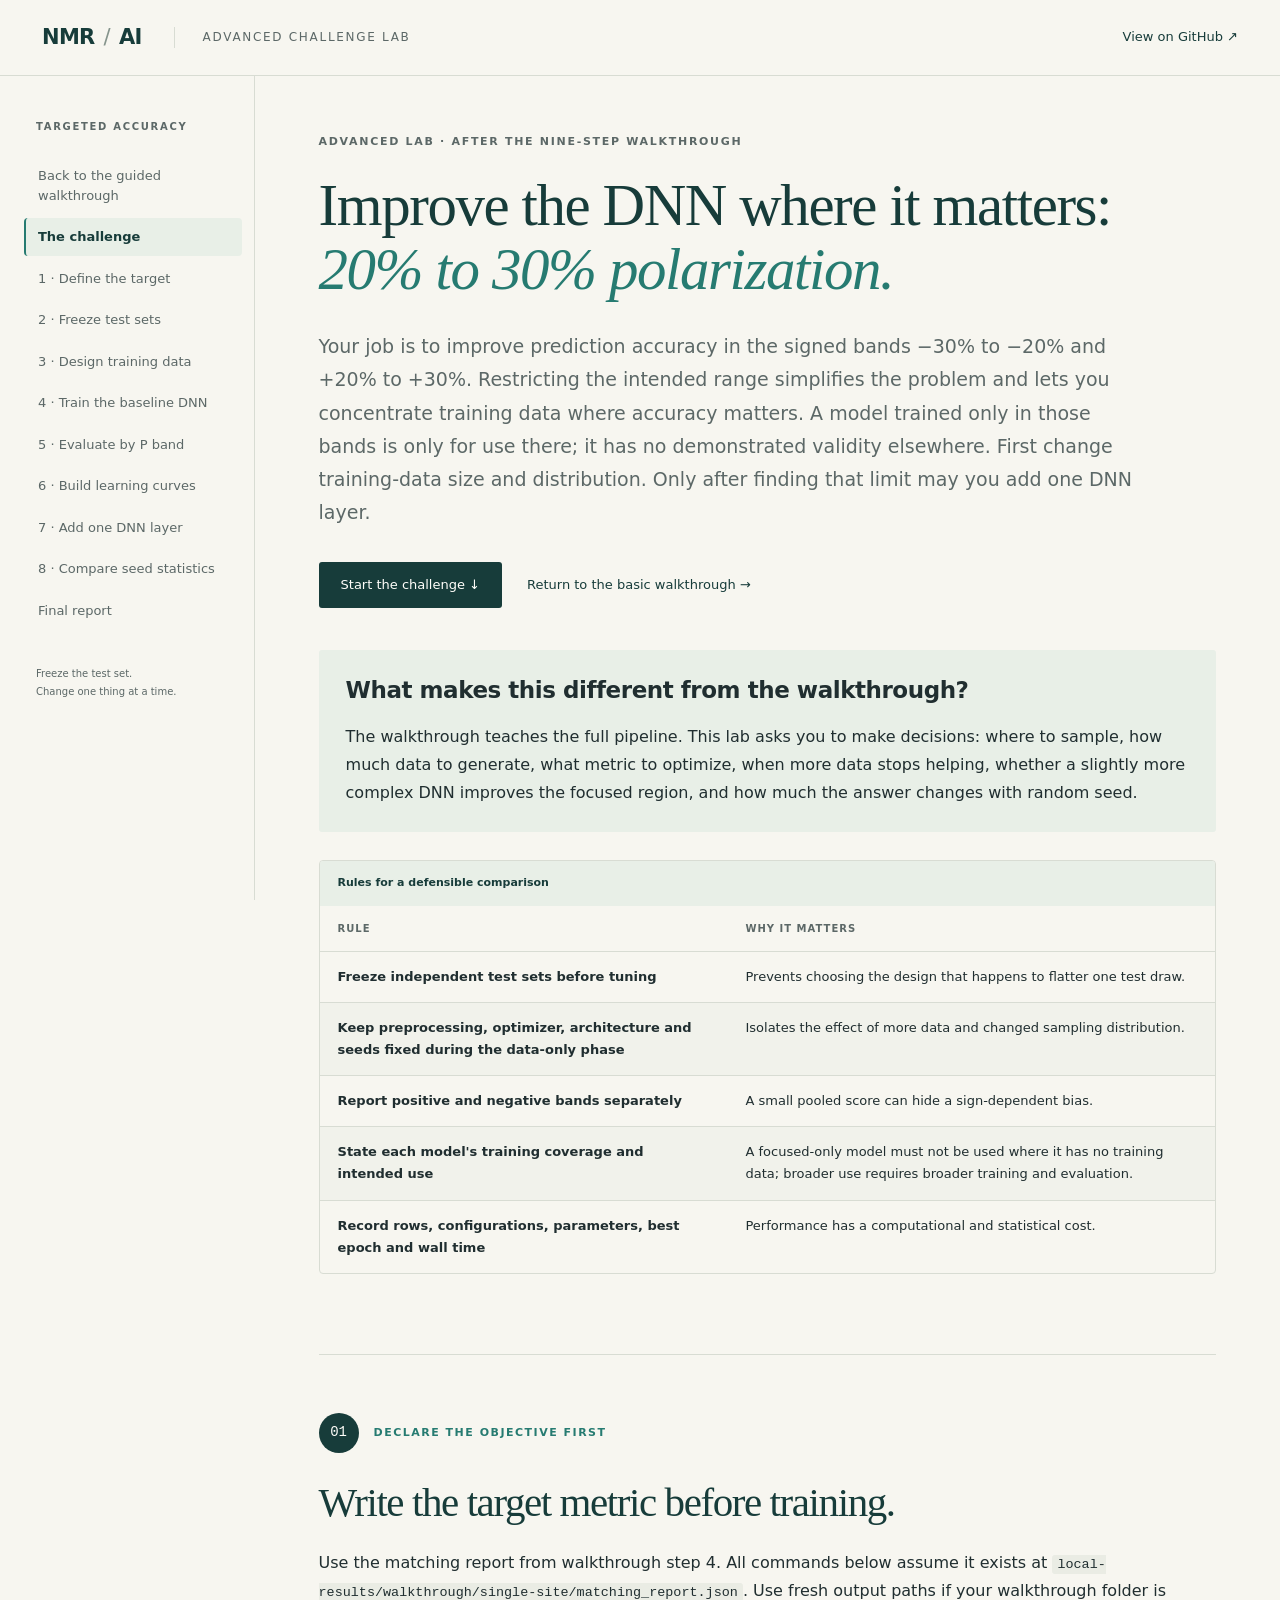
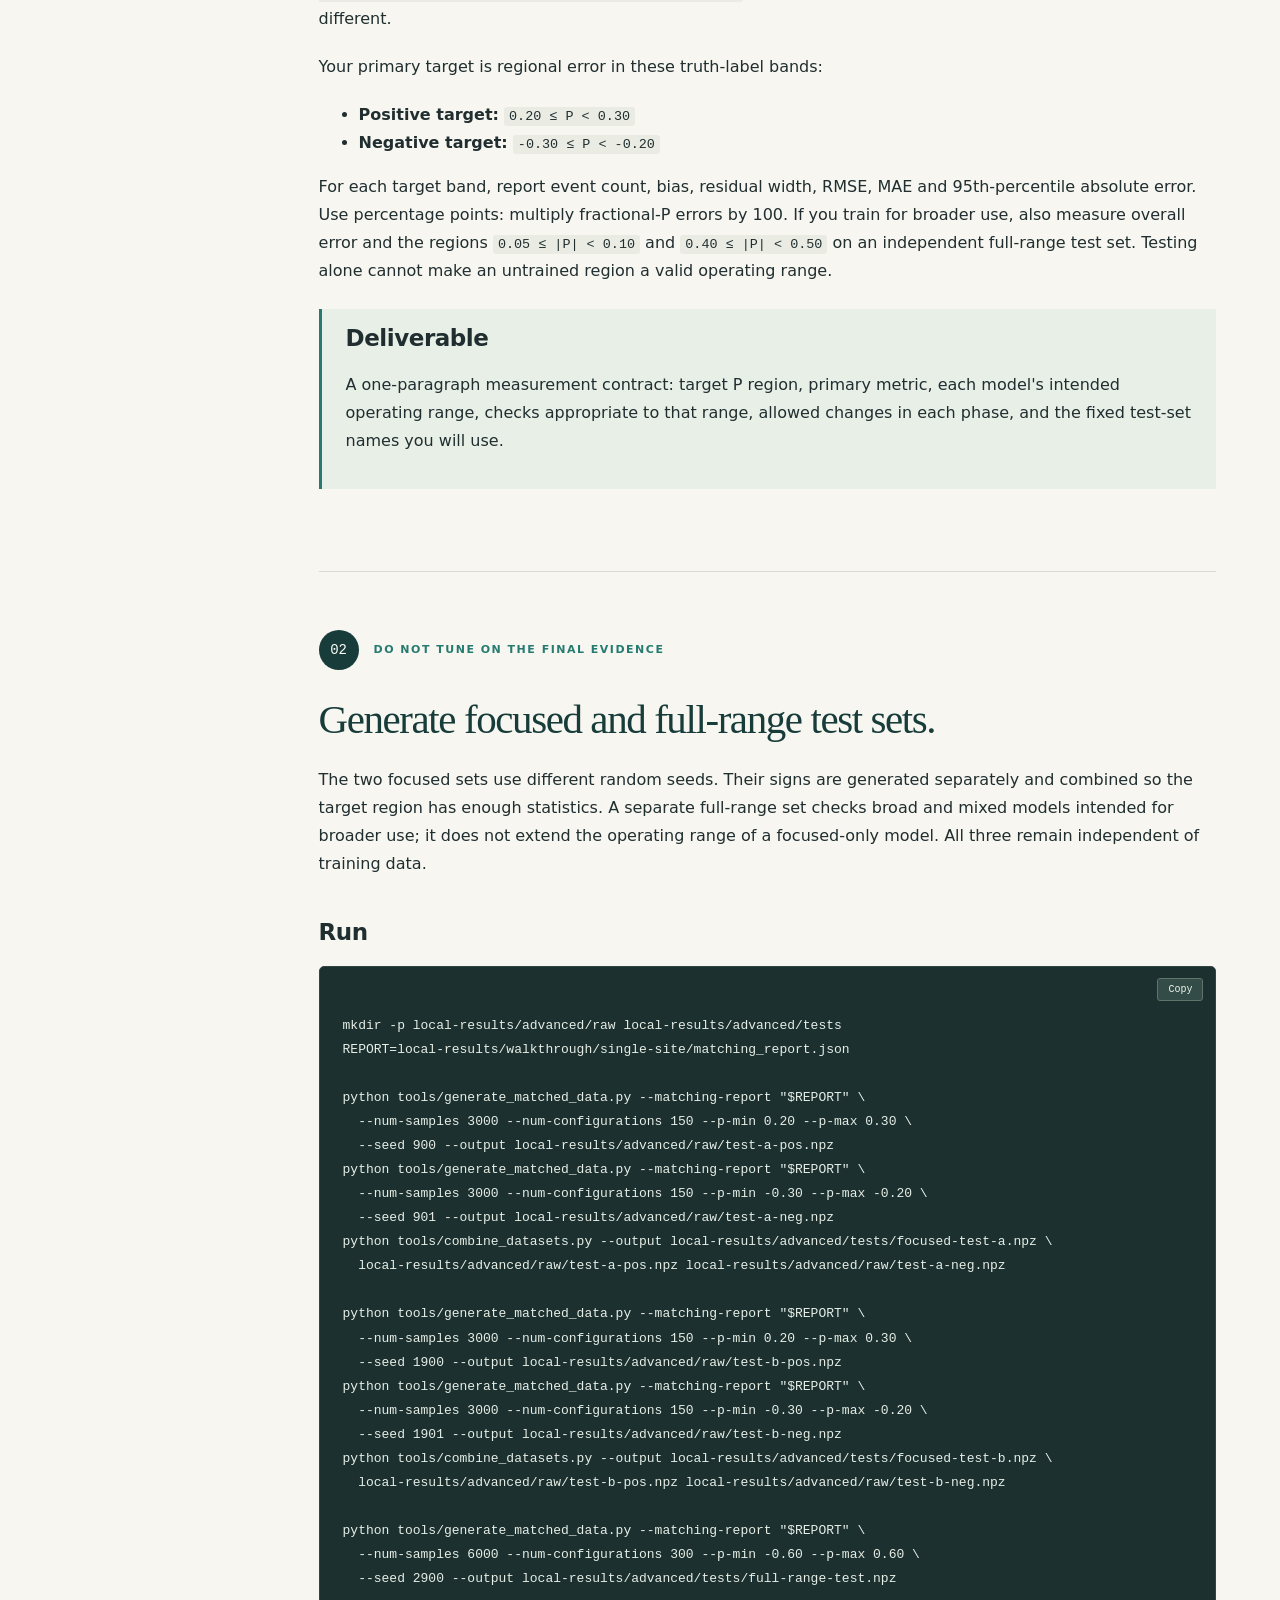
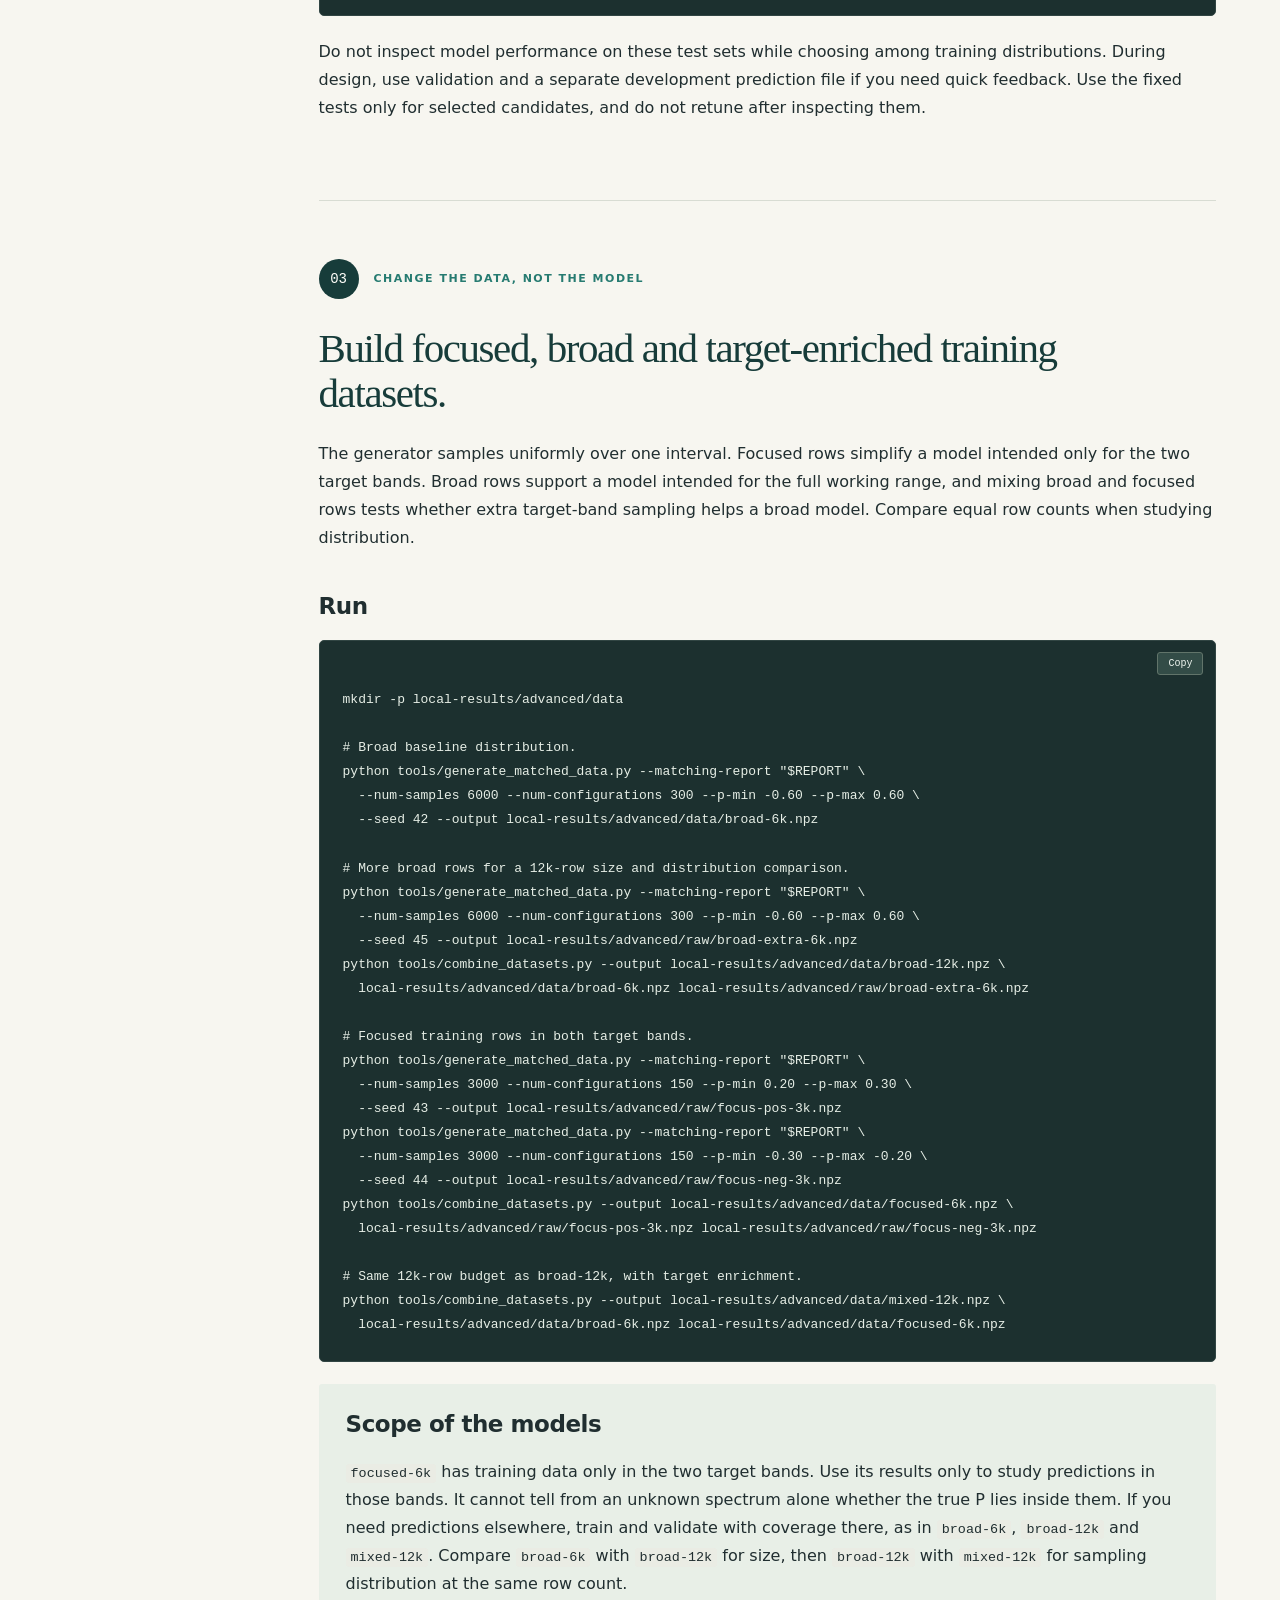
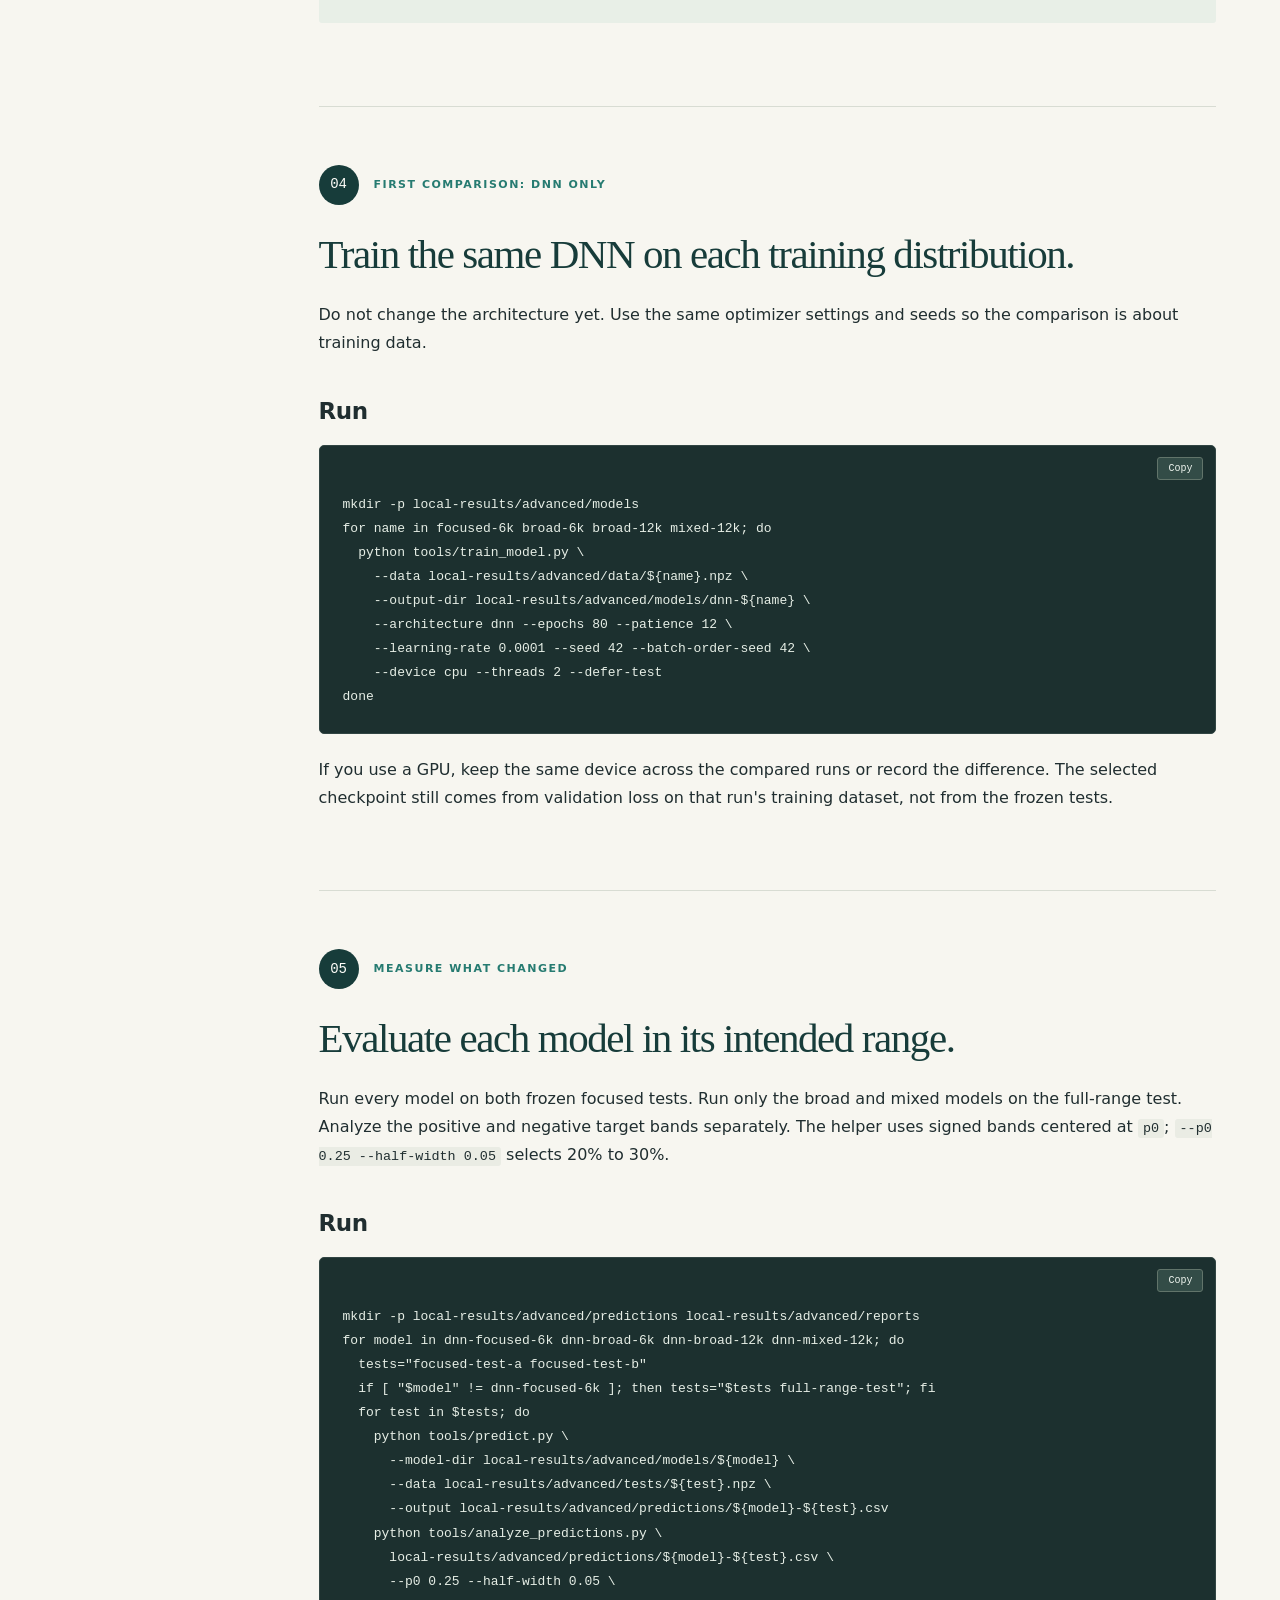
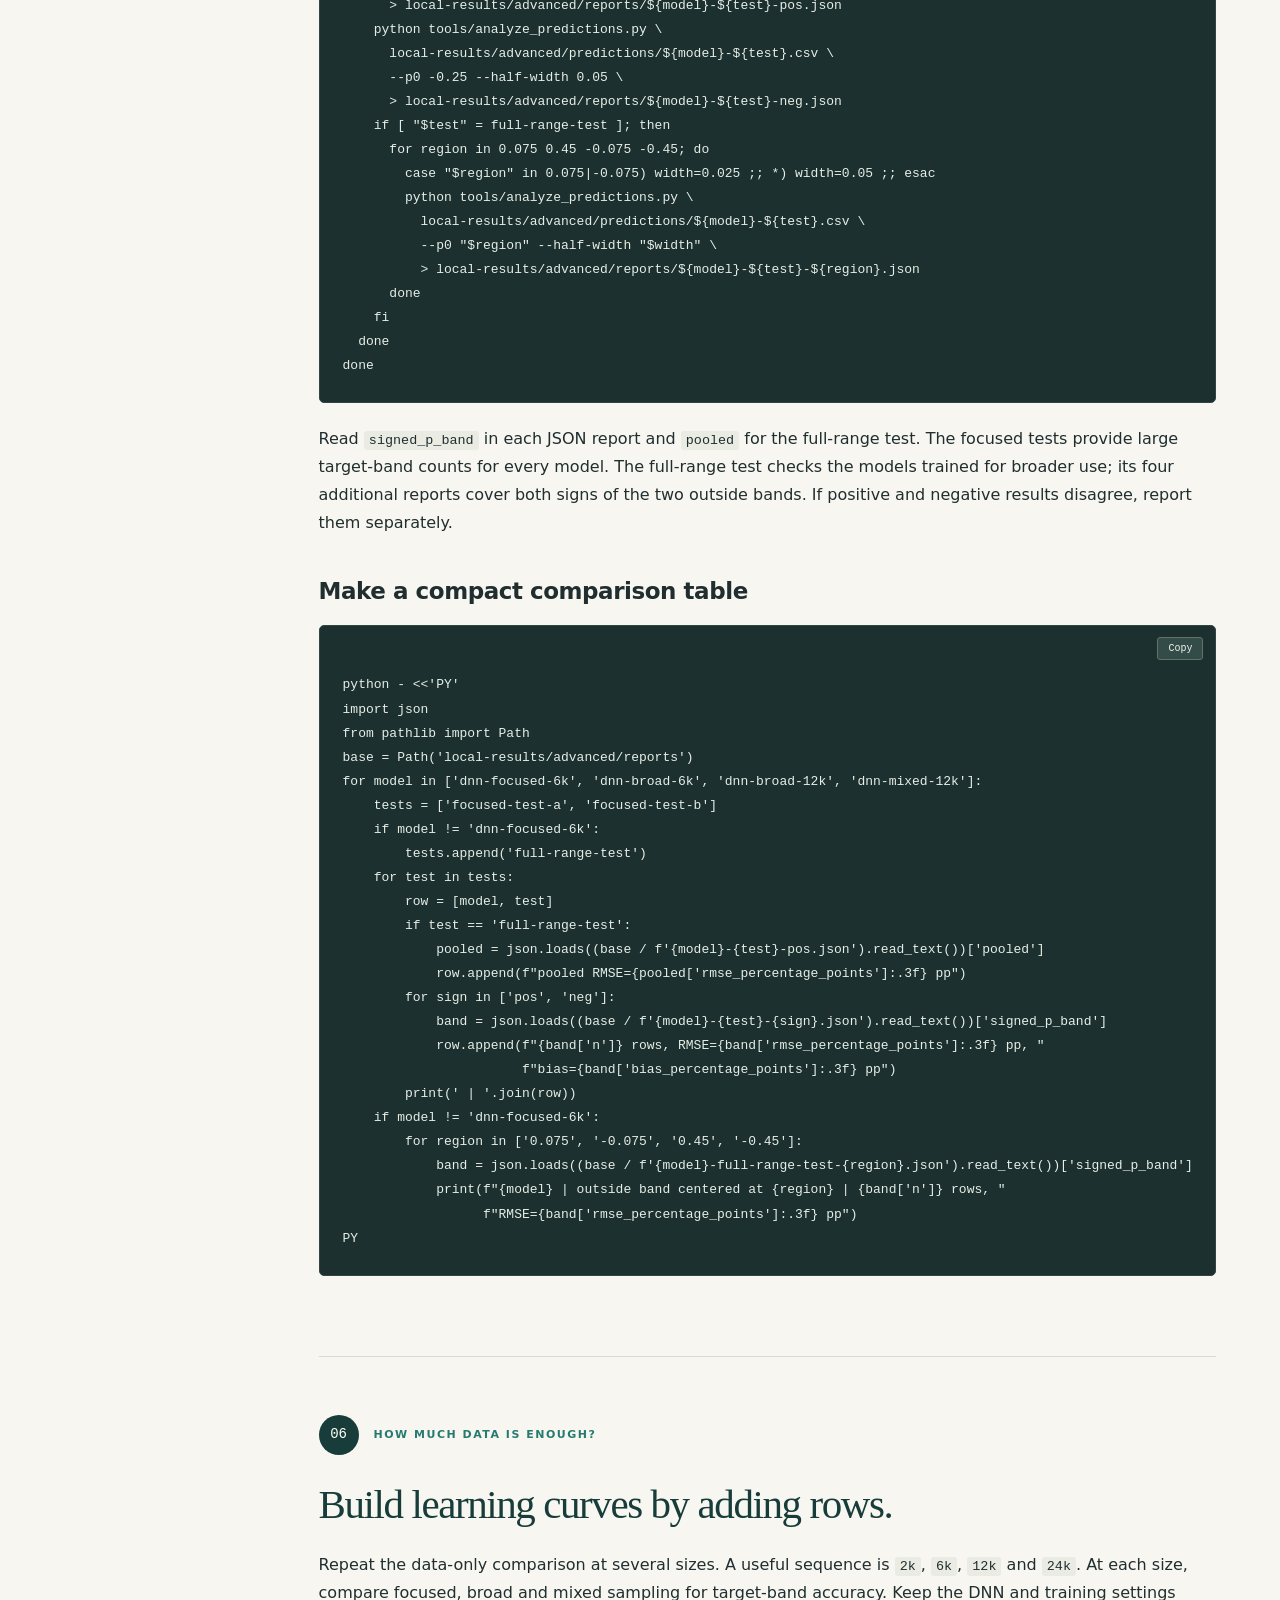
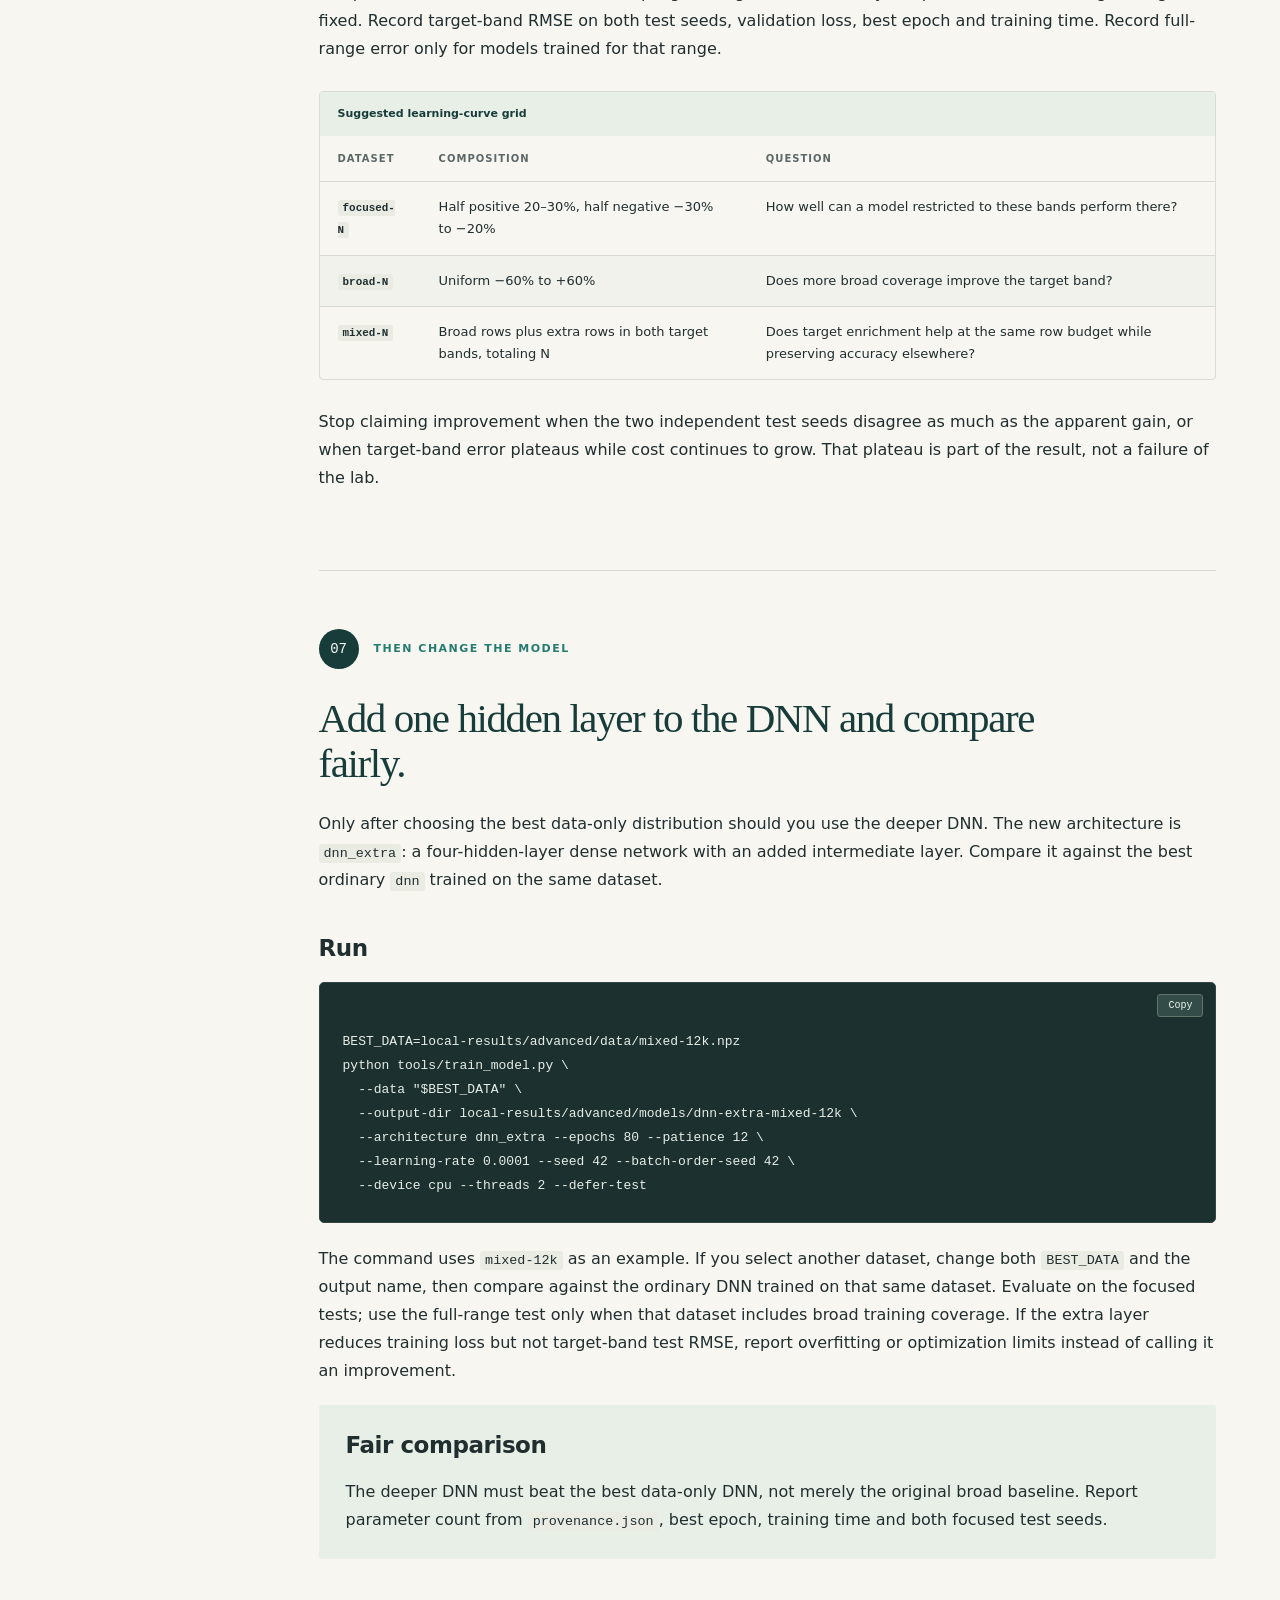
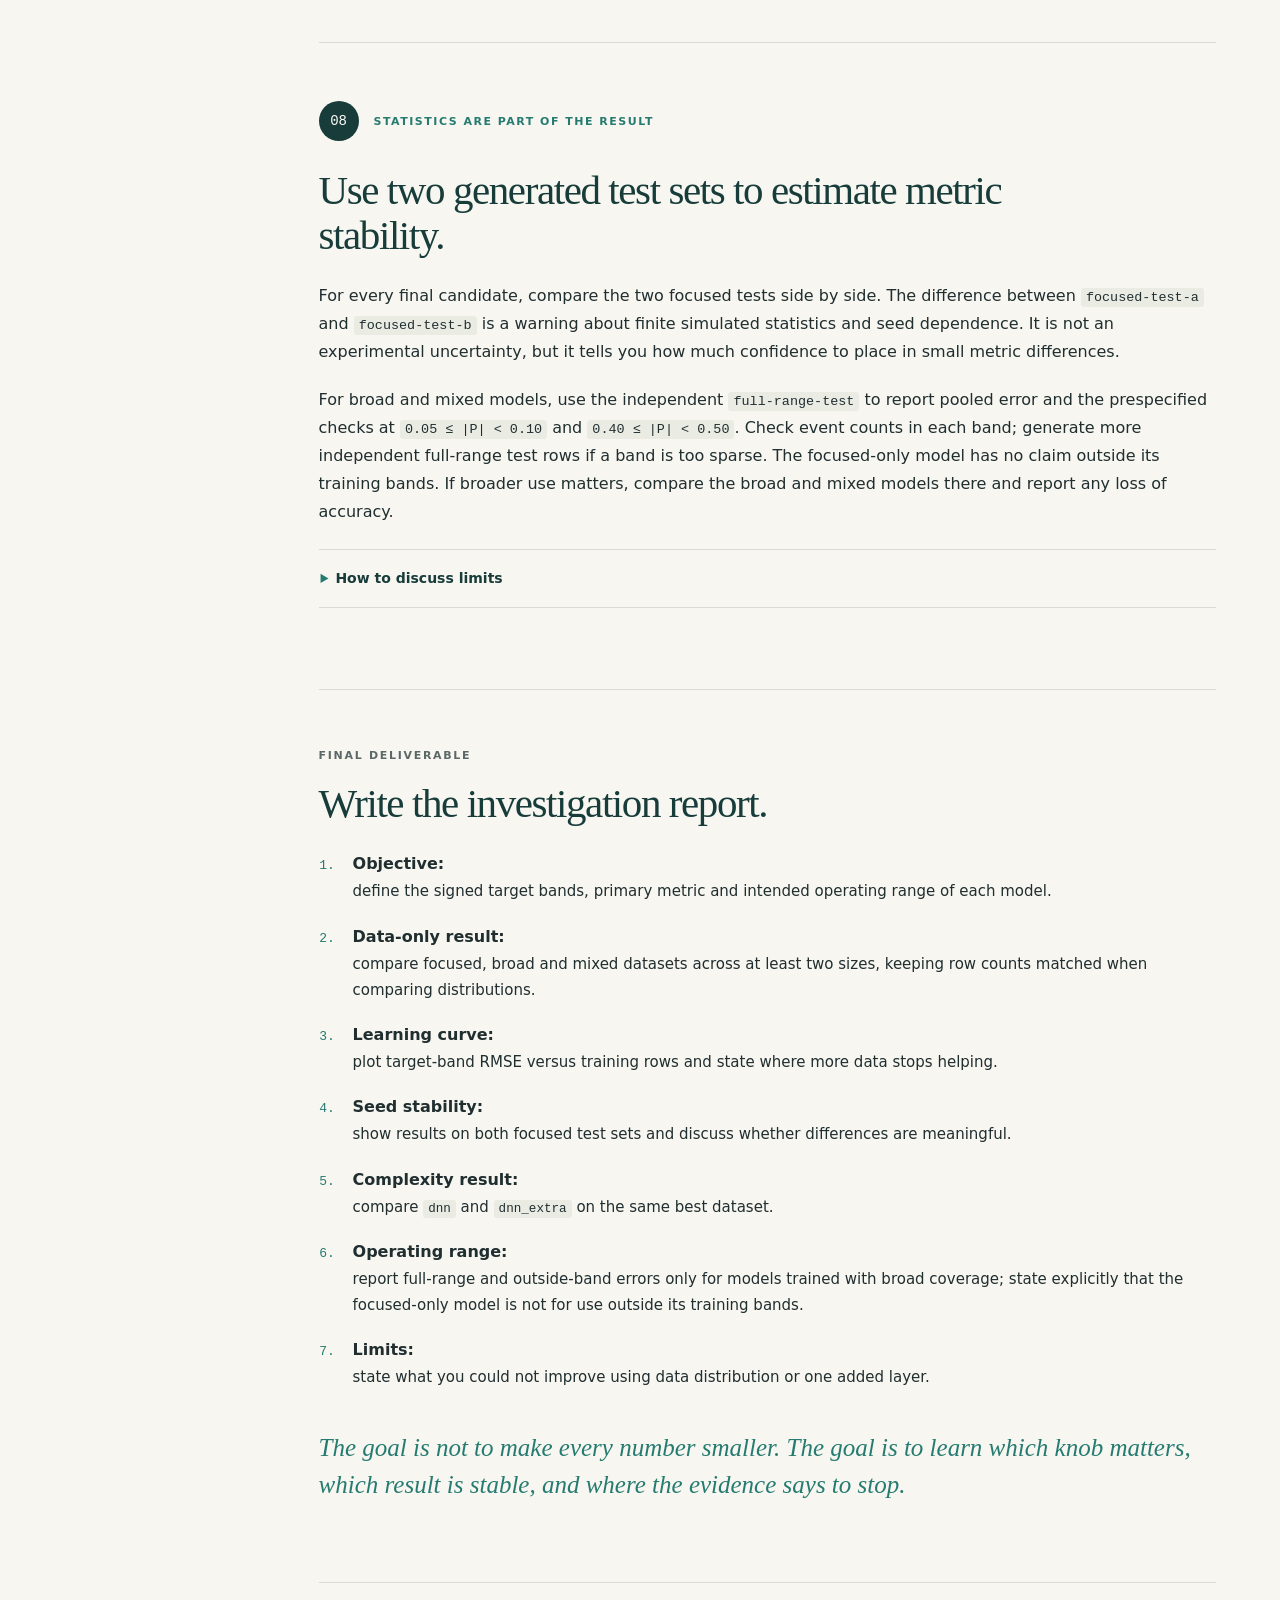
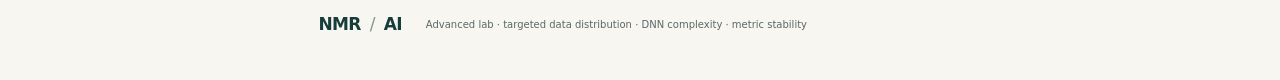
<file: docs/advanced.html>
<!doctype html>
<html lang="en">
<head>
  <meta charset="utf-8">
  <meta name="viewport" content="width=device-width, initial-scale=1">
  <meta name="description" content="Advanced NMR-AI challenge lab: optimize DNN polarization accuracy in the 20-30 percent region using data distribution, dataset size, seeds, and one architecture change.">
  <meta name="theme-color" content="#173c3a">
  <title>NMR / AI - Advanced targeted-accuracy lab</title>
  <link rel="stylesheet" href="assets/style.css">
  <script src="assets/walkthrough.js" defer></script>
</head>
<body>
<a class="skip-link" href="#main">Skip to the advanced lab</a>
<header class="topbar"><a class="brand" href="index.html">NMR <span>/</span> AI</a><span class="topbar-note">Advanced challenge lab</span><a class="repo-link" href="https://github.com/zetanaut/NMR-AI">View on GitHub ↗</a></header>
<div class="layout">
<aside class="sidebar">
  <p class="eyebrow">Targeted accuracy</p>
  <nav aria-label="Advanced lab sections">
    <a href="walkthrough.html">Back to the guided walkthrough</a>
    <a href="#start" class="active">The challenge</a>
    <a href="#contract">1 · Define the target</a>
    <a href="#testsets">2 · Freeze test sets</a>
    <a href="#datasets">3 · Design training data</a>
    <a href="#train">4 · Train the baseline DNN</a>
    <a href="#evaluate">5 · Evaluate by P band</a>
    <a href="#curves">6 · Build learning curves</a>
    <a href="#complexity">7 · Add one DNN layer</a>
    <a href="#statistics">8 · Compare seed statistics</a>
    <a href="#report">Final report</a>
  </nav>
  <p class="sidebar-footer">Freeze the test set.<br>Change one thing at a time.</p>
</aside>
<main id="main">
<section id="start" class="hero">
  <p class="eyebrow">Advanced lab · after the nine-step walkthrough</p>
  <h1>Improve the DNN where it matters:<br><em>20% to 30% polarization.</em></h1>
  <p class="lede">Your job is to improve prediction accuracy in the signed bands −30% to −20% and +20% to +30%. Restricting the intended range simplifies the problem and lets you concentrate training data where accuracy matters. A model trained only in those bands is only for use there; it has no demonstrated validity elsewhere. First change training-data size and distribution. Only after finding that limit may you add one DNN layer.</p>
  <div class="hero-actions"><a class="button" href="#contract">Start the challenge ↓</a><a class="text-link" href="walkthrough.html">Return to the basic walkthrough →</a></div>
  <aside class="note"><h3>What makes this different from the walkthrough?</h3><p>The walkthrough teaches the full pipeline. This lab asks you to make decisions: where to sample, how much data to generate, what metric to optimize, when more data stops helping, whether a slightly more complex DNN improves the focused region, and how much the answer changes with random seed.</p></aside>
  <div class="table-wrap"><table><caption>Rules for a defensible comparison</caption><thead><tr><th>Rule</th><th>Why it matters</th></tr></thead><tbody>
    <tr><td>Freeze independent test sets before tuning</td><td>Prevents choosing the design that happens to flatter one test draw.</td></tr>
    <tr><td>Keep preprocessing, optimizer, architecture and seeds fixed during the data-only phase</td><td>Isolates the effect of more data and changed sampling distribution.</td></tr>
    <tr><td>Report positive and negative bands separately</td><td>A small pooled score can hide a sign-dependent bias.</td></tr>
    <tr><td>State each model's training coverage and intended use</td><td>A focused-only model must not be used where it has no training data; broader use requires broader training and evaluation.</td></tr>
    <tr><td>Record rows, configurations, parameters, best epoch and wall time</td><td>Performance has a computational and statistical cost.</td></tr>
  </tbody></table></div>
</section>

<section id="contract" class="chapter">
  <div class="chapter-label"><span>01</span><p>Declare the objective first</p></div>
  <h2>Write the target metric before training.</h2>
  <p>Use the matching report from walkthrough step 4. All commands below assume it exists at <code>local-results/walkthrough/single-site/matching_report.json</code>. Use fresh output paths if your walkthrough folder is different.</p>
  <p>Your primary target is regional error in these truth-label bands:</p>
  <ul>
    <li><strong>Positive target:</strong> <code>0.20 ≤ P &lt; 0.30</code></li>
    <li><strong>Negative target:</strong> <code>-0.30 ≤ P &lt; -0.20</code></li>
  </ul>
  <p>For each target band, report event count, bias, residual width, RMSE, MAE and 95th-percentile absolute error. Use percentage points: multiply fractional-P errors by 100. If you train for broader use, also measure overall error and the regions <code>0.05 ≤ |P| &lt; 0.10</code> and <code>0.40 ≤ |P| &lt; 0.50</code> on an independent full-range test set. Testing alone cannot make an untrained region a valid operating range.</p>
  <div class="expected-result"><h3>Deliverable</h3><p>A one-paragraph measurement contract: target P region, primary metric, each model's intended operating range, checks appropriate to that range, allowed changes in each phase, and the fixed test-set names you will use.</p></div>
</section>

<section id="testsets" class="chapter">
  <div class="chapter-label"><span>02</span><p>Do not tune on the final evidence</p></div>
  <h2>Generate focused and full-range test sets.</h2>
  <p>The two focused sets use different random seeds. Their signs are generated separately and combined so the target region has enough statistics. A separate full-range set checks broad and mixed models intended for broader use; it does not extend the operating range of a focused-only model. All three remain independent of training data.</p>
  <h3>Run</h3>
<pre data-run="advanced-testsets"><code>mkdir -p local-results/advanced/raw local-results/advanced/tests
REPORT=local-results/walkthrough/single-site/matching_report.json

python tools/generate_matched_data.py --matching-report "$REPORT" \
  --num-samples 3000 --num-configurations 150 --p-min 0.20 --p-max 0.30 \
  --seed 900 --output local-results/advanced/raw/test-a-pos.npz
python tools/generate_matched_data.py --matching-report "$REPORT" \
  --num-samples 3000 --num-configurations 150 --p-min -0.30 --p-max -0.20 \
  --seed 901 --output local-results/advanced/raw/test-a-neg.npz
python tools/combine_datasets.py --output local-results/advanced/tests/focused-test-a.npz \
  local-results/advanced/raw/test-a-pos.npz local-results/advanced/raw/test-a-neg.npz

python tools/generate_matched_data.py --matching-report "$REPORT" \
  --num-samples 3000 --num-configurations 150 --p-min 0.20 --p-max 0.30 \
  --seed 1900 --output local-results/advanced/raw/test-b-pos.npz
python tools/generate_matched_data.py --matching-report "$REPORT" \
  --num-samples 3000 --num-configurations 150 --p-min -0.30 --p-max -0.20 \
  --seed 1901 --output local-results/advanced/raw/test-b-neg.npz
python tools/combine_datasets.py --output local-results/advanced/tests/focused-test-b.npz \
  local-results/advanced/raw/test-b-pos.npz local-results/advanced/raw/test-b-neg.npz

python tools/generate_matched_data.py --matching-report "$REPORT" \
  --num-samples 6000 --num-configurations 300 --p-min -0.60 --p-max 0.60 \
  --seed 2900 --output local-results/advanced/tests/full-range-test.npz</code></pre>
  <p>Do not inspect model performance on these test sets while choosing among training distributions. During design, use validation and a separate development prediction file if you need quick feedback. Use the fixed tests only for selected candidates, and do not retune after inspecting them.</p>
</section>

<section id="datasets" class="chapter">
  <div class="chapter-label"><span>03</span><p>Change the data, not the model</p></div>
  <h2>Build focused, broad and target-enriched training datasets.</h2>
  <p>The generator samples uniformly over one interval. Focused rows simplify a model intended only for the two target bands. Broad rows support a model intended for the full working range, and mixing broad and focused rows tests whether extra target-band sampling helps a broad model. Compare equal row counts when studying distribution.</p>
  <h3>Run</h3>
<pre data-run="advanced-datasets"><code>mkdir -p local-results/advanced/data

# Broad baseline distribution.
python tools/generate_matched_data.py --matching-report "$REPORT" \
  --num-samples 6000 --num-configurations 300 --p-min -0.60 --p-max 0.60 \
  --seed 42 --output local-results/advanced/data/broad-6k.npz

# More broad rows for a 12k-row size and distribution comparison.
python tools/generate_matched_data.py --matching-report "$REPORT" \
  --num-samples 6000 --num-configurations 300 --p-min -0.60 --p-max 0.60 \
  --seed 45 --output local-results/advanced/raw/broad-extra-6k.npz
python tools/combine_datasets.py --output local-results/advanced/data/broad-12k.npz \
  local-results/advanced/data/broad-6k.npz local-results/advanced/raw/broad-extra-6k.npz

# Focused training rows in both target bands.
python tools/generate_matched_data.py --matching-report "$REPORT" \
  --num-samples 3000 --num-configurations 150 --p-min 0.20 --p-max 0.30 \
  --seed 43 --output local-results/advanced/raw/focus-pos-3k.npz
python tools/generate_matched_data.py --matching-report "$REPORT" \
  --num-samples 3000 --num-configurations 150 --p-min -0.30 --p-max -0.20 \
  --seed 44 --output local-results/advanced/raw/focus-neg-3k.npz
python tools/combine_datasets.py --output local-results/advanced/data/focused-6k.npz \
  local-results/advanced/raw/focus-pos-3k.npz local-results/advanced/raw/focus-neg-3k.npz

# Same 12k-row budget as broad-12k, with target enrichment.
python tools/combine_datasets.py --output local-results/advanced/data/mixed-12k.npz \
  local-results/advanced/data/broad-6k.npz local-results/advanced/data/focused-6k.npz</code></pre>
  <aside class="note"><h3>Scope of the models</h3><p><code>focused-6k</code> has training data only in the two target bands. Use its results only to study predictions in those bands. It cannot tell from an unknown spectrum alone whether the true P lies inside them. If you need predictions elsewhere, train and validate with coverage there, as in <code>broad-6k</code>, <code>broad-12k</code> and <code>mixed-12k</code>. Compare <code>broad-6k</code> with <code>broad-12k</code> for size, then <code>broad-12k</code> with <code>mixed-12k</code> for sampling distribution at the same row count.</p></aside>
</section>

<section id="train" class="chapter">
  <div class="chapter-label"><span>04</span><p>First comparison: DNN only</p></div>
  <h2>Train the same DNN on each training distribution.</h2>
  <p>Do not change the architecture yet. Use the same optimizer settings and seeds so the comparison is about training data.</p>
  <h3>Run</h3>
<pre data-run="advanced-train"><code>mkdir -p local-results/advanced/models
for name in focused-6k broad-6k broad-12k mixed-12k; do
  python tools/train_model.py \
    --data local-results/advanced/data/${name}.npz \
    --output-dir local-results/advanced/models/dnn-${name} \
    --architecture dnn --epochs 80 --patience 12 \
    --learning-rate 0.0001 --seed 42 --batch-order-seed 42 \
    --device cpu --threads 2 --defer-test
done</code></pre>
  <p>If you use a GPU, keep the same device across the compared runs or record the difference. The selected checkpoint still comes from validation loss on that run's training dataset, not from the frozen tests.</p>
</section>

<section id="evaluate" class="chapter">
  <div class="chapter-label"><span>05</span><p>Measure what changed</p></div>
  <h2>Evaluate each model in its intended range.</h2>
  <p>Run every model on both frozen focused tests. Run only the broad and mixed models on the full-range test. Analyze the positive and negative target bands separately. The helper uses signed bands centered at <code>p0</code>; <code>--p0 0.25 --half-width 0.05</code> selects 20% to 30%.</p>
  <h3>Run</h3>
<pre data-run="advanced-evaluate"><code>mkdir -p local-results/advanced/predictions local-results/advanced/reports
for model in dnn-focused-6k dnn-broad-6k dnn-broad-12k dnn-mixed-12k; do
  tests="focused-test-a focused-test-b"
  if [ "$model" != dnn-focused-6k ]; then tests="$tests full-range-test"; fi
  for test in $tests; do
    python tools/predict.py \
      --model-dir local-results/advanced/models/${model} \
      --data local-results/advanced/tests/${test}.npz \
      --output local-results/advanced/predictions/${model}-${test}.csv
    python tools/analyze_predictions.py \
      local-results/advanced/predictions/${model}-${test}.csv \
      --p0 0.25 --half-width 0.05 \
      > local-results/advanced/reports/${model}-${test}-pos.json
    python tools/analyze_predictions.py \
      local-results/advanced/predictions/${model}-${test}.csv \
      --p0 -0.25 --half-width 0.05 \
      > local-results/advanced/reports/${model}-${test}-neg.json
    if [ "$test" = full-range-test ]; then
      for region in 0.075 0.45 -0.075 -0.45; do
        case "$region" in 0.075|-0.075) width=0.025 ;; *) width=0.05 ;; esac
        python tools/analyze_predictions.py \
          local-results/advanced/predictions/${model}-${test}.csv \
          --p0 "$region" --half-width "$width" \
          > local-results/advanced/reports/${model}-${test}-${region}.json
      done
    fi
  done
done</code></pre>
  <p>Read <code>signed_p_band</code> in each JSON report and <code>pooled</code> for the full-range test. The focused tests provide large target-band counts for every model. The full-range test checks the models trained for broader use; its four additional reports cover both signs of the two outside bands. If positive and negative results disagree, report them separately.</p>
  <h3>Make a compact comparison table</h3>
<pre data-run="advanced-table"><code>python - &lt;&lt;'PY'
import json
from pathlib import Path
base = Path('local-results/advanced/reports')
for model in ['dnn-focused-6k', 'dnn-broad-6k', 'dnn-broad-12k', 'dnn-mixed-12k']:
    tests = ['focused-test-a', 'focused-test-b']
    if model != 'dnn-focused-6k':
        tests.append('full-range-test')
    for test in tests:
        row = [model, test]
        if test == 'full-range-test':
            pooled = json.loads((base / f'{model}-{test}-pos.json').read_text())['pooled']
            row.append(f"pooled RMSE={pooled['rmse_percentage_points']:.3f} pp")
        for sign in ['pos', 'neg']:
            band = json.loads((base / f'{model}-{test}-{sign}.json').read_text())['signed_p_band']
            row.append(f"{band['n']} rows, RMSE={band['rmse_percentage_points']:.3f} pp, "
                       f"bias={band['bias_percentage_points']:.3f} pp")
        print(' | '.join(row))
    if model != 'dnn-focused-6k':
        for region in ['0.075', '-0.075', '0.45', '-0.45']:
            band = json.loads((base / f'{model}-full-range-test-{region}.json').read_text())['signed_p_band']
            print(f"{model} | outside band centered at {region} | {band['n']} rows, "
                  f"RMSE={band['rmse_percentage_points']:.3f} pp")
PY</code></pre>
</section>

<section id="curves" class="chapter">
  <div class="chapter-label"><span>06</span><p>How much data is enough?</p></div>
  <h2>Build learning curves by adding rows.</h2>
  <p>Repeat the data-only comparison at several sizes. A useful sequence is <code>2k</code>, <code>6k</code>, <code>12k</code> and <code>24k</code>. At each size, compare focused, broad and mixed sampling for target-band accuracy. Keep the DNN and training settings fixed. Record target-band RMSE on both test seeds, validation loss, best epoch and training time. Record full-range error only for models trained for that range.</p>
  <div class="table-wrap"><table><caption>Suggested learning-curve grid</caption><thead><tr><th>Dataset</th><th>Composition</th><th>Question</th></tr></thead><tbody>
    <tr><td><code>focused-N</code></td><td>Half positive 20–30%, half negative −30% to −20%</td><td>How well can a model restricted to these bands perform there?</td></tr>
    <tr><td><code>broad-N</code></td><td>Uniform −60% to +60%</td><td>Does more broad coverage improve the target band?</td></tr>
    <tr><td><code>mixed-N</code></td><td>Broad rows plus extra rows in both target bands, totaling N</td><td>Does target enrichment help at the same row budget while preserving accuracy elsewhere?</td></tr>
  </tbody></table></div>
  <p>Stop claiming improvement when the two independent test seeds disagree as much as the apparent gain, or when target-band error plateaus while cost continues to grow. That plateau is part of the result, not a failure of the lab.</p>
</section>

<section id="complexity" class="chapter">
  <div class="chapter-label"><span>07</span><p>Then change the model</p></div>
  <h2>Add one hidden layer to the DNN and compare fairly.</h2>
  <p>Only after choosing the best data-only distribution should you use the deeper DNN. The new architecture is <code>dnn_extra</code>: a four-hidden-layer dense network with an added intermediate layer. Compare it against the best ordinary <code>dnn</code> trained on the same dataset.</p>
  <h3>Run</h3>
<pre data-run="advanced-complexity"><code>BEST_DATA=local-results/advanced/data/mixed-12k.npz
python tools/train_model.py \
  --data "$BEST_DATA" \
  --output-dir local-results/advanced/models/dnn-extra-mixed-12k \
  --architecture dnn_extra --epochs 80 --patience 12 \
  --learning-rate 0.0001 --seed 42 --batch-order-seed 42 \
  --device cpu --threads 2 --defer-test</code></pre>
  <p>The command uses <code>mixed-12k</code> as an example. If you select another dataset, change both <code>BEST_DATA</code> and the output name, then compare against the ordinary DNN trained on that same dataset. Evaluate on the focused tests; use the full-range test only when that dataset includes broad training coverage. If the extra layer reduces training loss but not target-band test RMSE, report overfitting or optimization limits instead of calling it an improvement.</p>
  <aside class="note"><h3>Fair comparison</h3><p>The deeper DNN must beat the best data-only DNN, not merely the original broad baseline. Report parameter count from <code>provenance.json</code>, best epoch, training time and both focused test seeds.</p></aside>
</section>

<section id="statistics" class="chapter">
  <div class="chapter-label"><span>08</span><p>Statistics are part of the result</p></div>
  <h2>Use two generated test sets to estimate metric stability.</h2>
  <p>For every final candidate, compare the two focused tests side by side. The difference between <code>focused-test-a</code> and <code>focused-test-b</code> is a warning about finite simulated statistics and seed dependence. It is not an experimental uncertainty, but it tells you how much confidence to place in small metric differences.</p>
  <p>For broad and mixed models, use the independent <code>full-range-test</code> to report pooled error and the prespecified checks at <code>0.05 ≤ |P| &lt; 0.10</code> and <code>0.40 ≤ |P| &lt; 0.50</code>. Check event counts in each band; generate more independent full-range test rows if a band is too sparse. The focused-only model has no claim outside its training bands. If broader use matters, compare the broad and mixed models there and report any loss of accuracy.</p>
  <details><summary>How to discuss limits</summary><div class="details-body"><p>Possible limits include insufficient target-band examples, too few independent configurations, validation not aligned with the target metric, DNN capacity, optimization, noise ambiguity, or simulator mismatch. Do not assume more data is the cure until the learning curves show it. Do not assume a deeper DNN is the cure until it beats the best data-only DNN on both focused test seeds.</p></div></details>
</section>

<section id="report" class="chapter assignment">
  <p class="eyebrow">Final deliverable</p>
  <h2>Write the investigation report.</h2>
  <ol class="assignment-list">
    <li><strong>Objective:</strong> define the signed target bands, primary metric and intended operating range of each model.</li>
    <li><strong>Data-only result:</strong> compare focused, broad and mixed datasets across at least two sizes, keeping row counts matched when comparing distributions.</li>
    <li><strong>Learning curve:</strong> plot target-band RMSE versus training rows and state where more data stops helping.</li>
    <li><strong>Seed stability:</strong> show results on both focused test sets and discuss whether differences are meaningful.</li>
    <li><strong>Complexity result:</strong> compare <code>dnn</code> and <code>dnn_extra</code> on the same best dataset.</li>
    <li><strong>Operating range:</strong> report full-range and outside-band errors only for models trained with broad coverage; state explicitly that the focused-only model is not for use outside its training bands.</li>
    <li><strong>Limits:</strong> state what you could not improve using data distribution or one added layer.</li>
  </ol>
  <p class="closing-note">The goal is not to make every number smaller. The goal is to learn which knob matters, which result is stable, and where the evidence says to stop.</p>
</section>
<footer><a class="brand" href="index.html">NMR <span>/</span> AI</a><p>Advanced lab · targeted data distribution · DNN complexity · metric stability</p></footer>
<p id="copy-status" class="sr-only" aria-live="polite"></p>
</main></div>
</body>
</html>
</file>
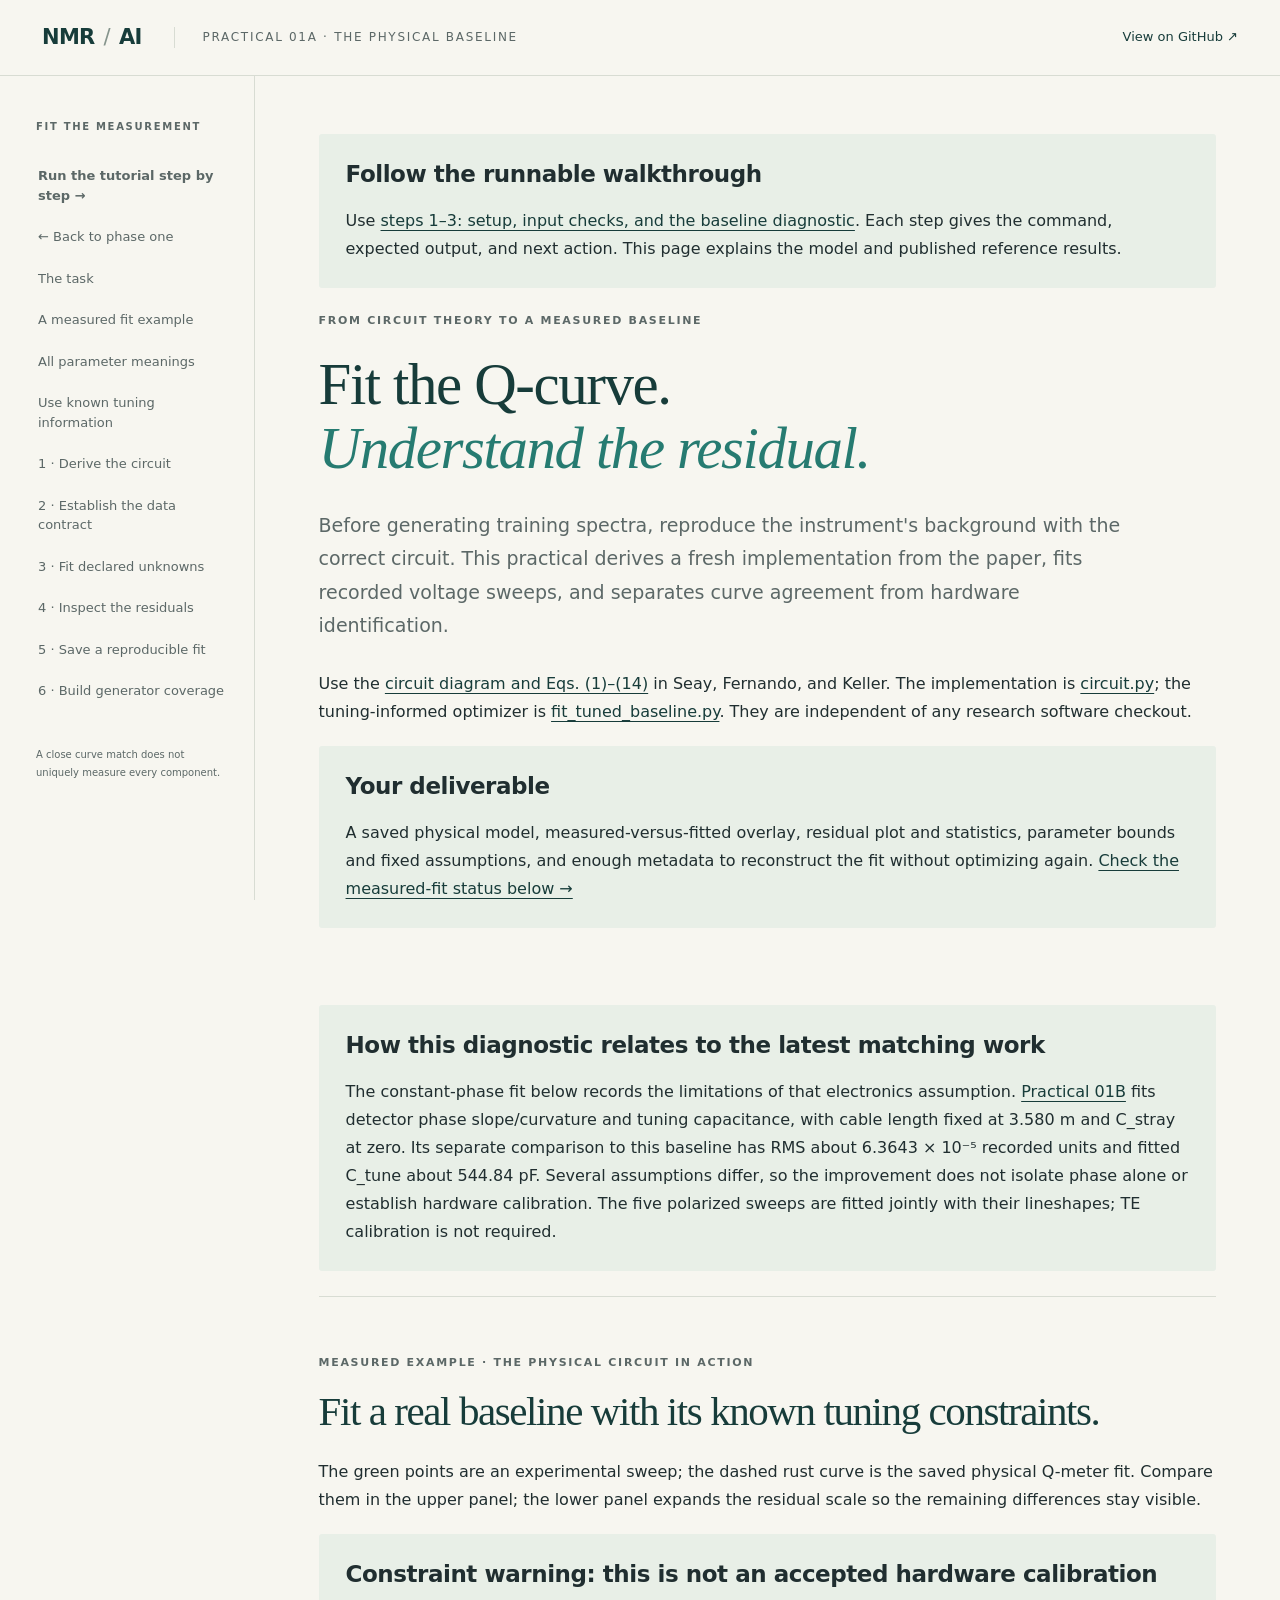
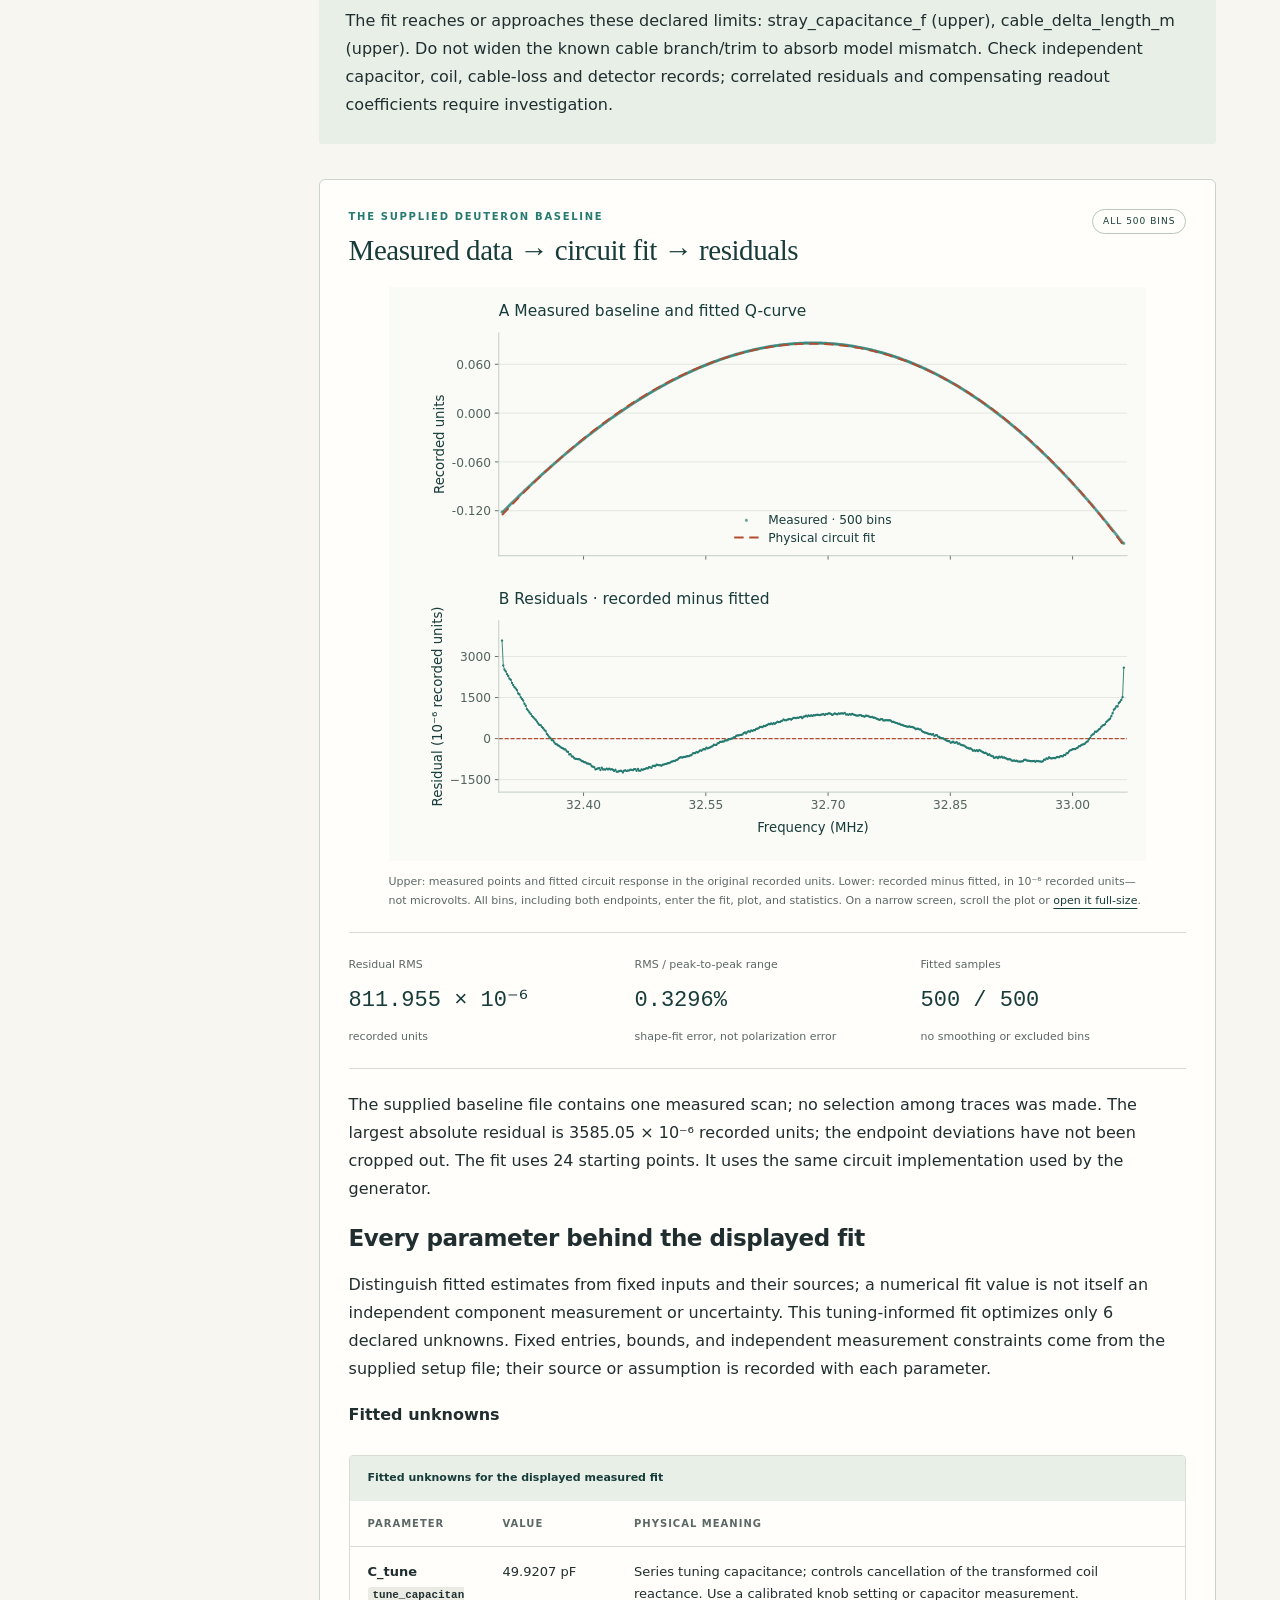
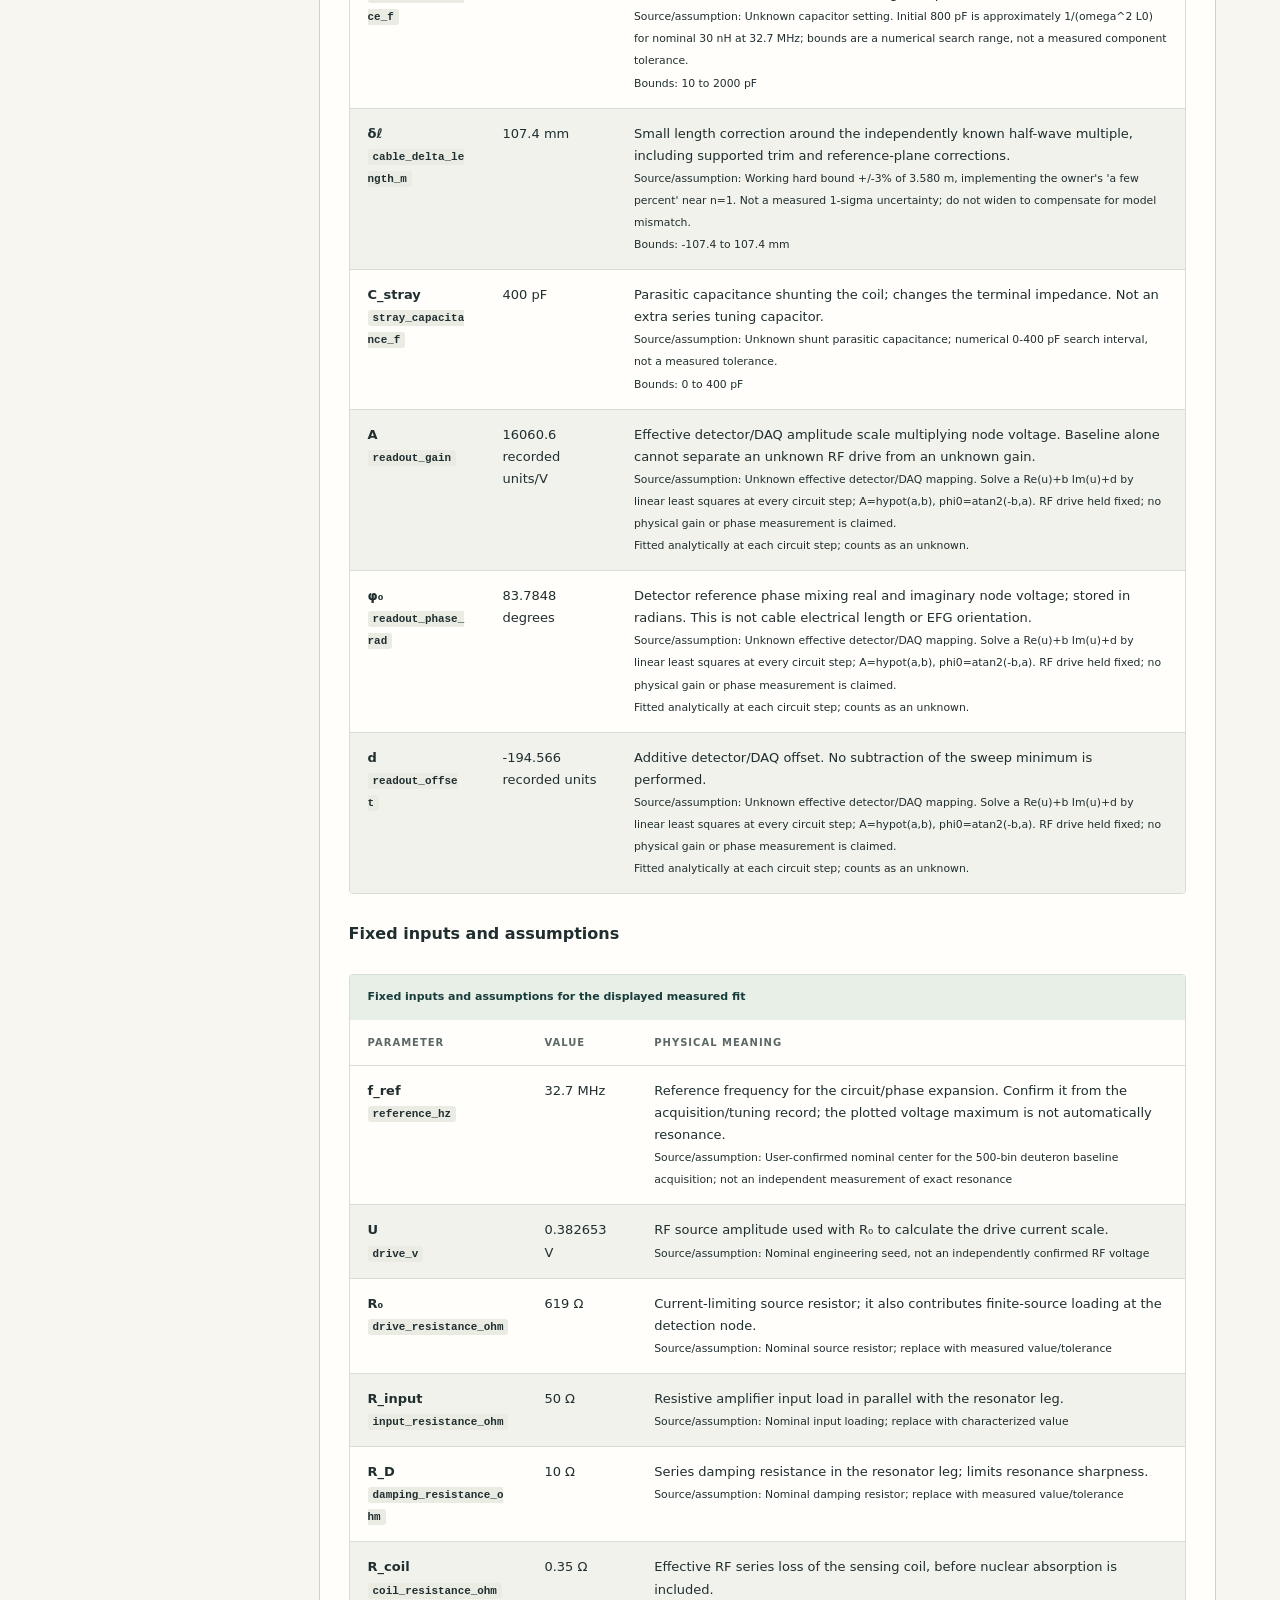
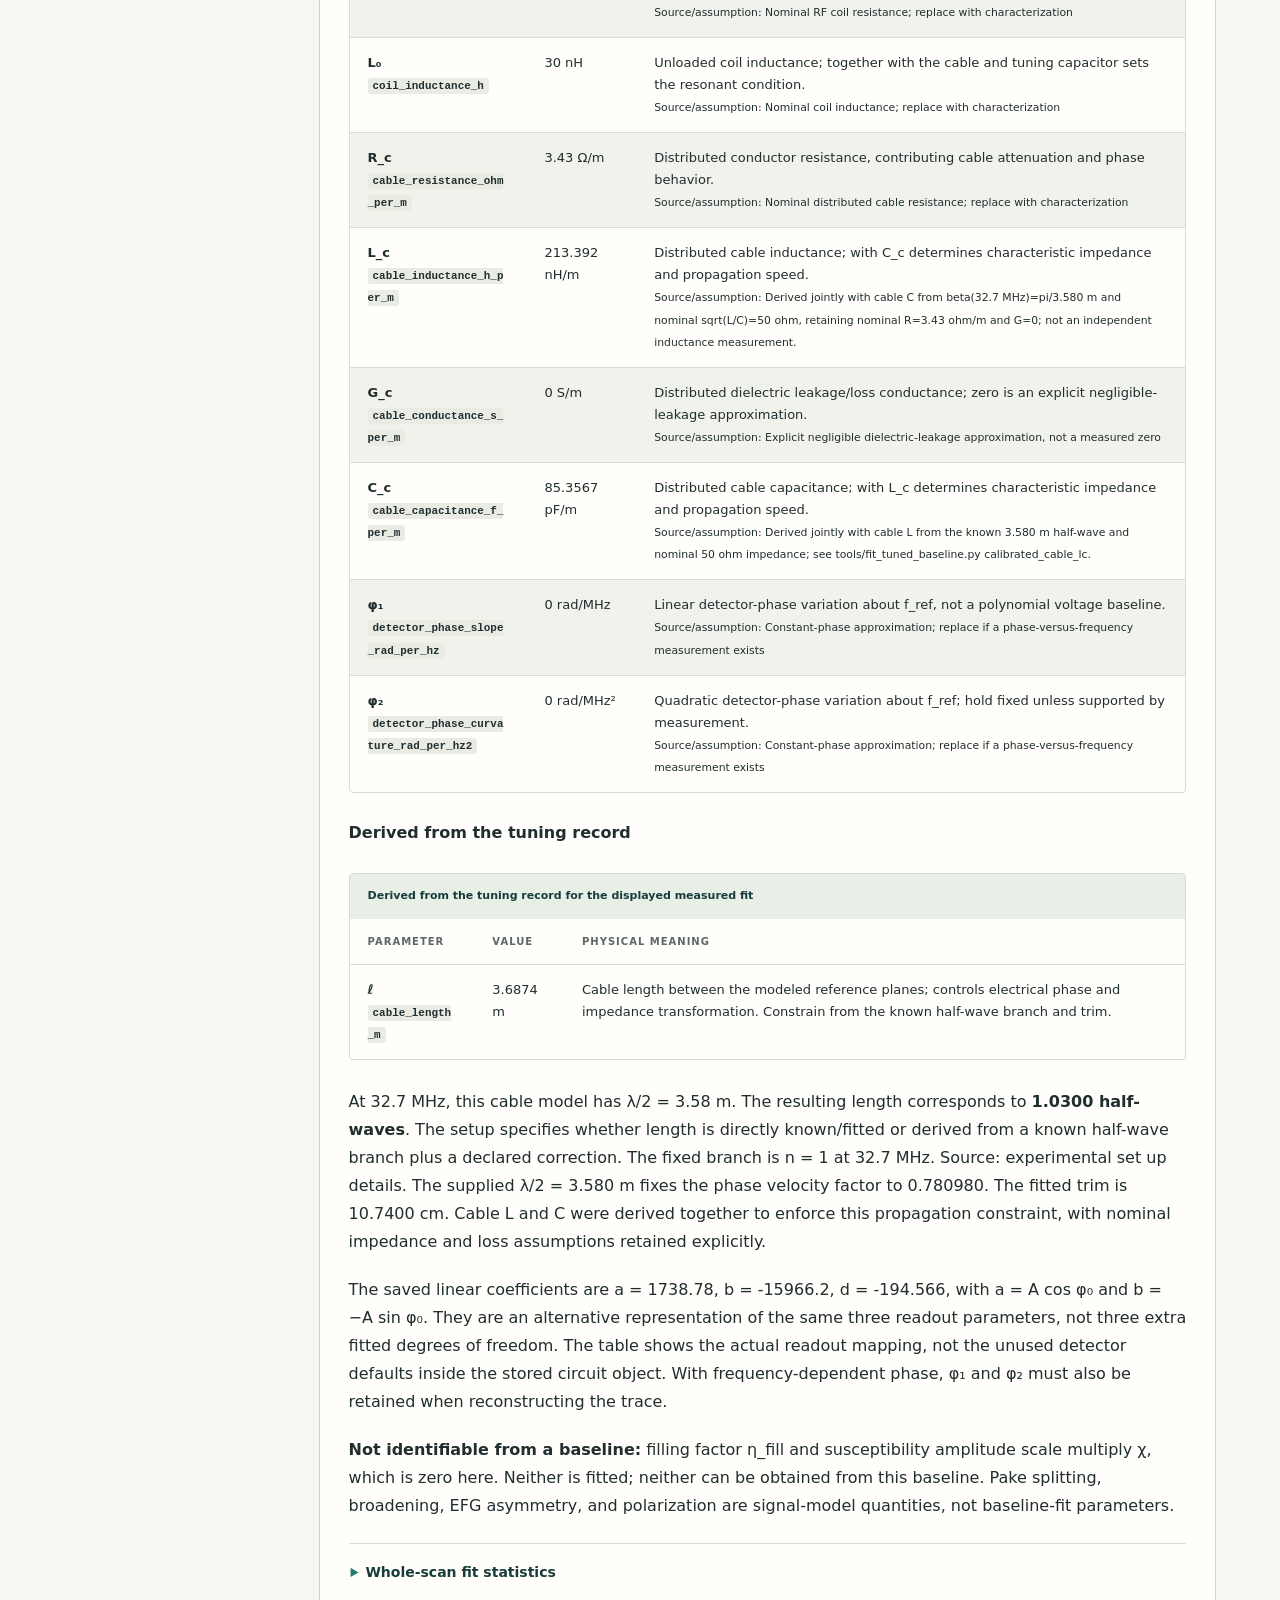
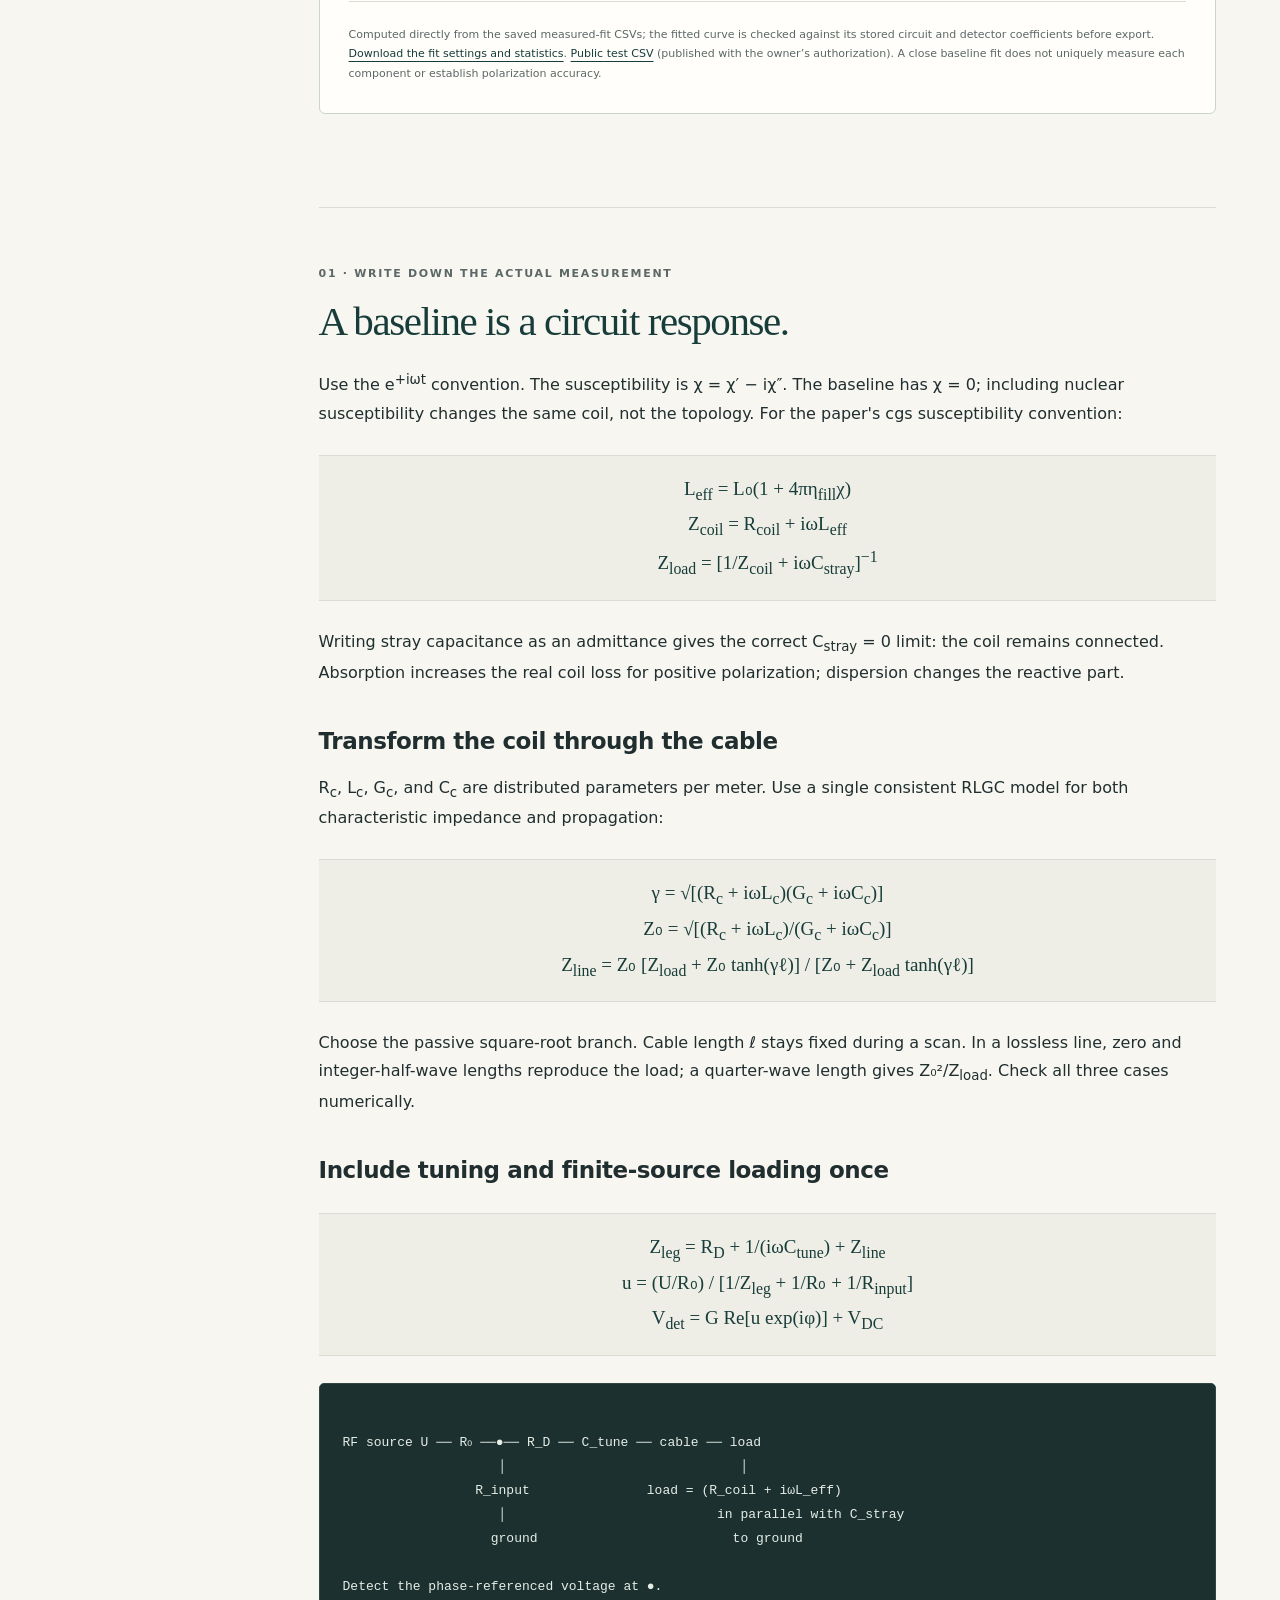
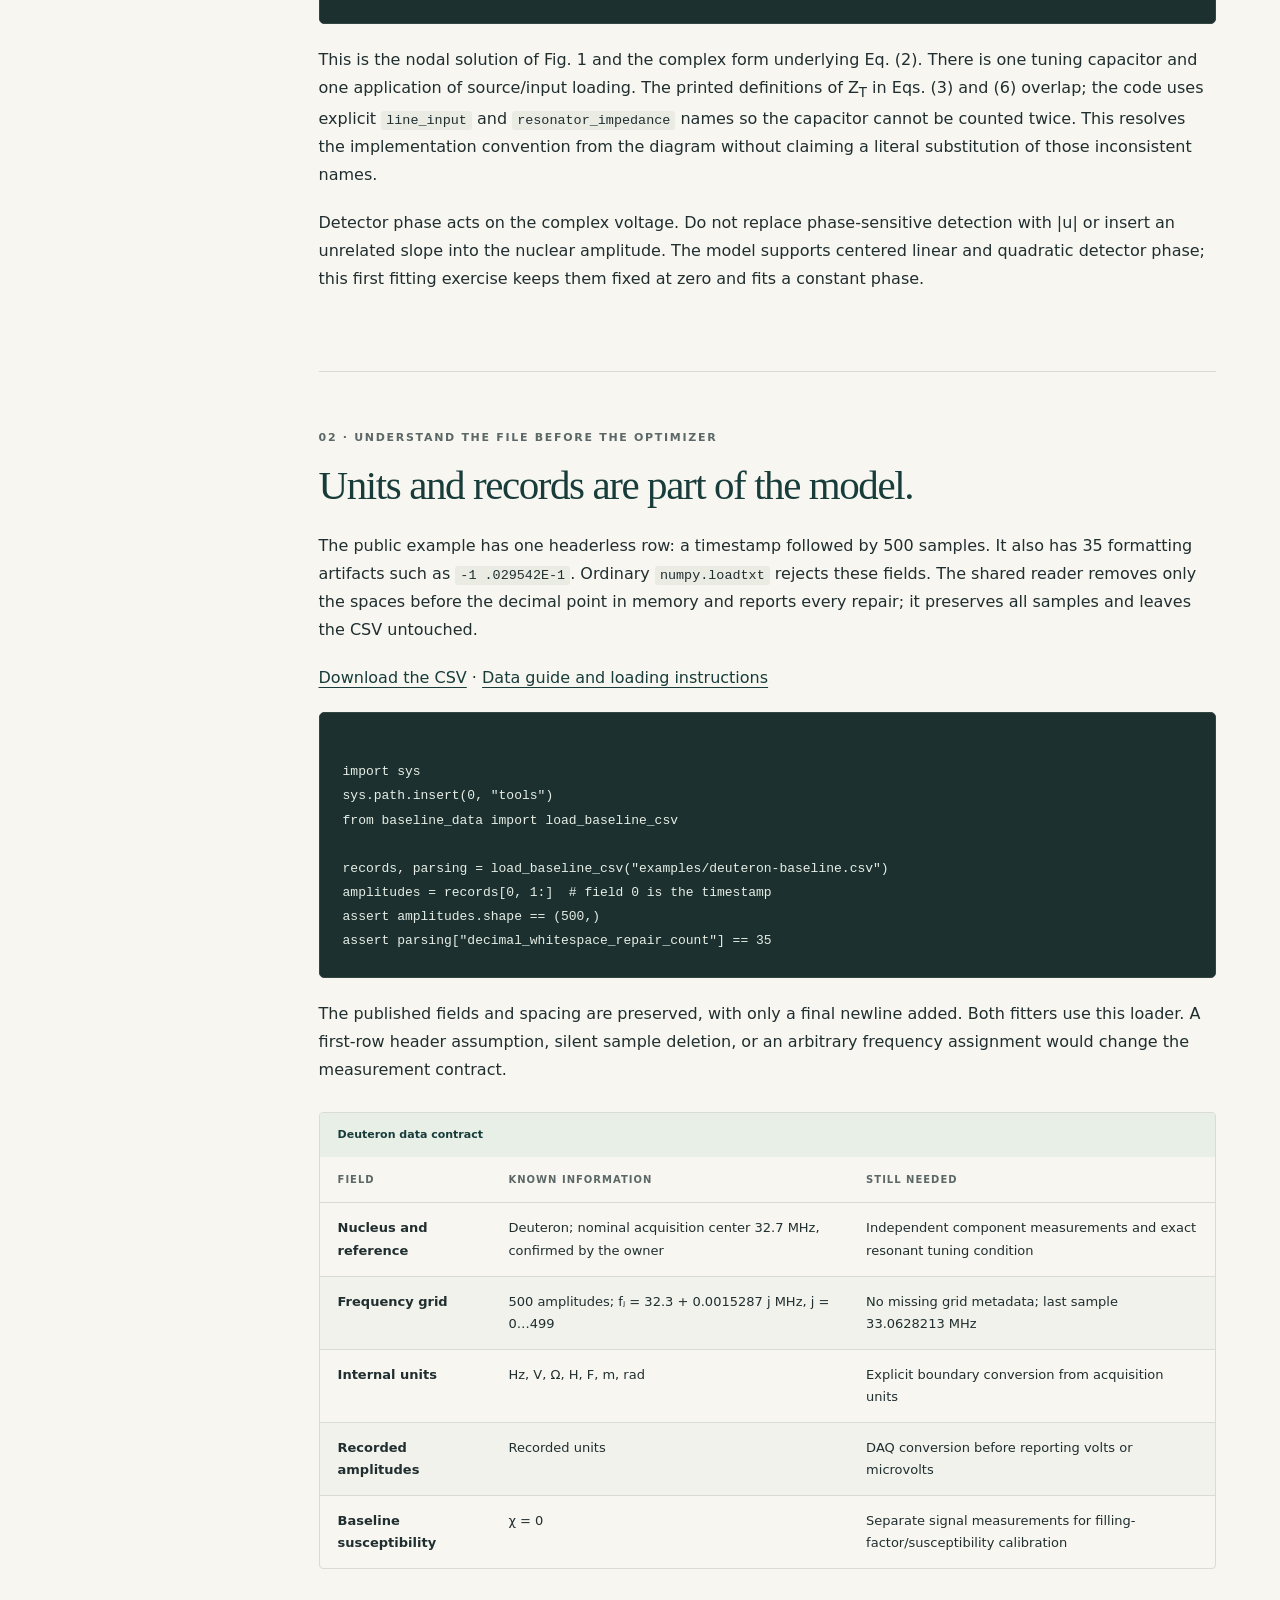
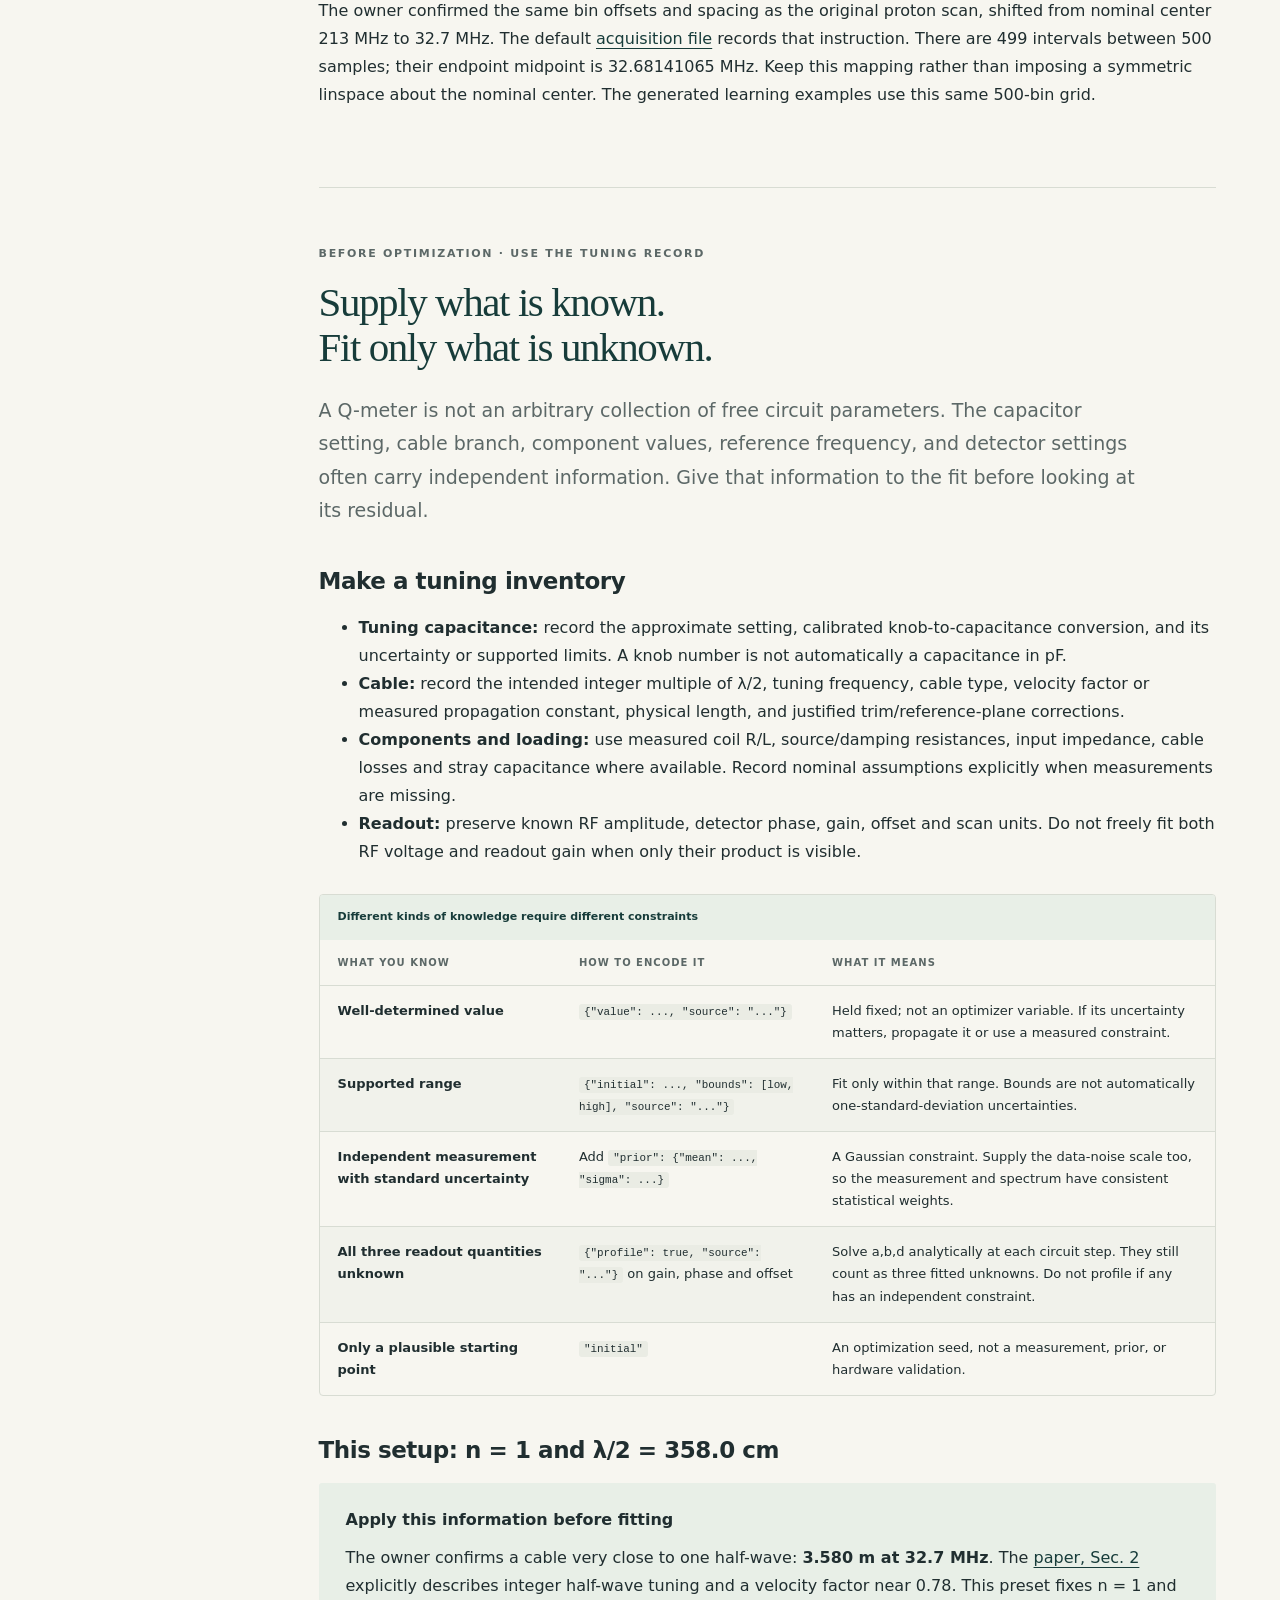
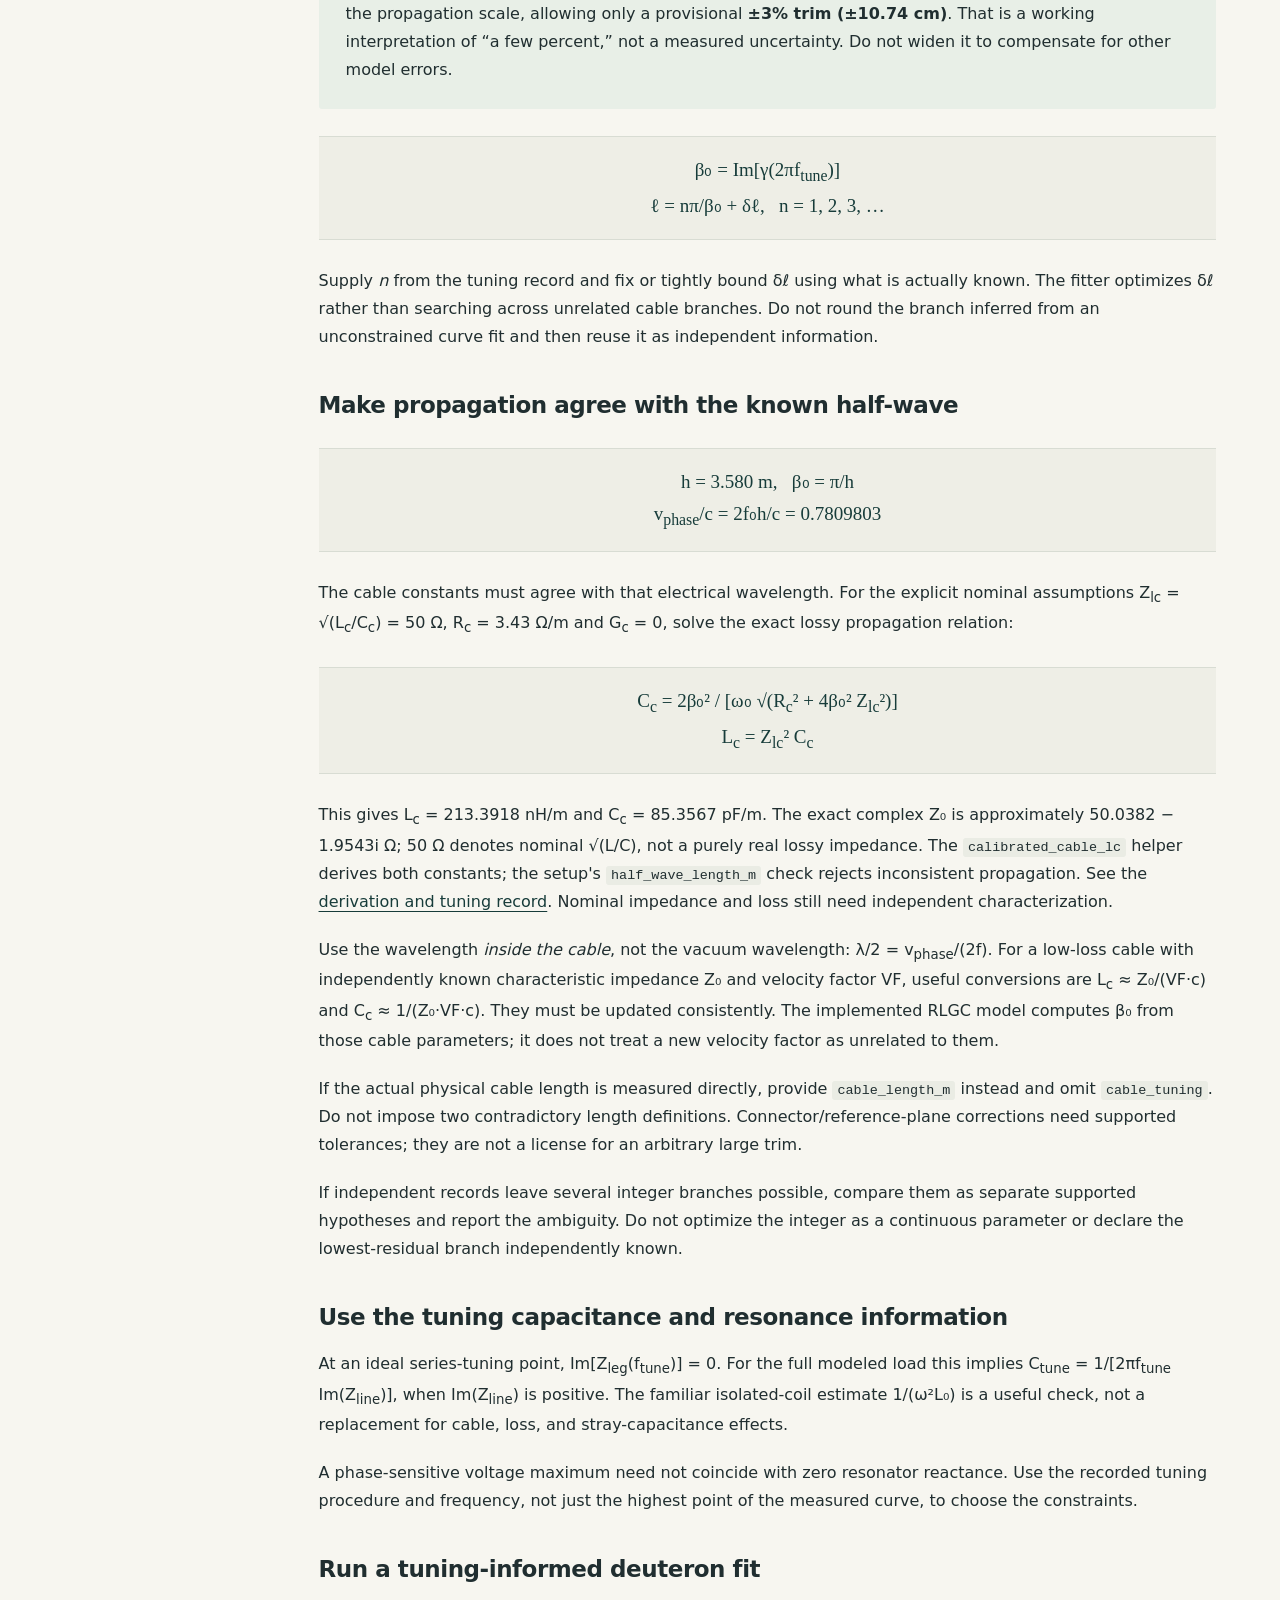
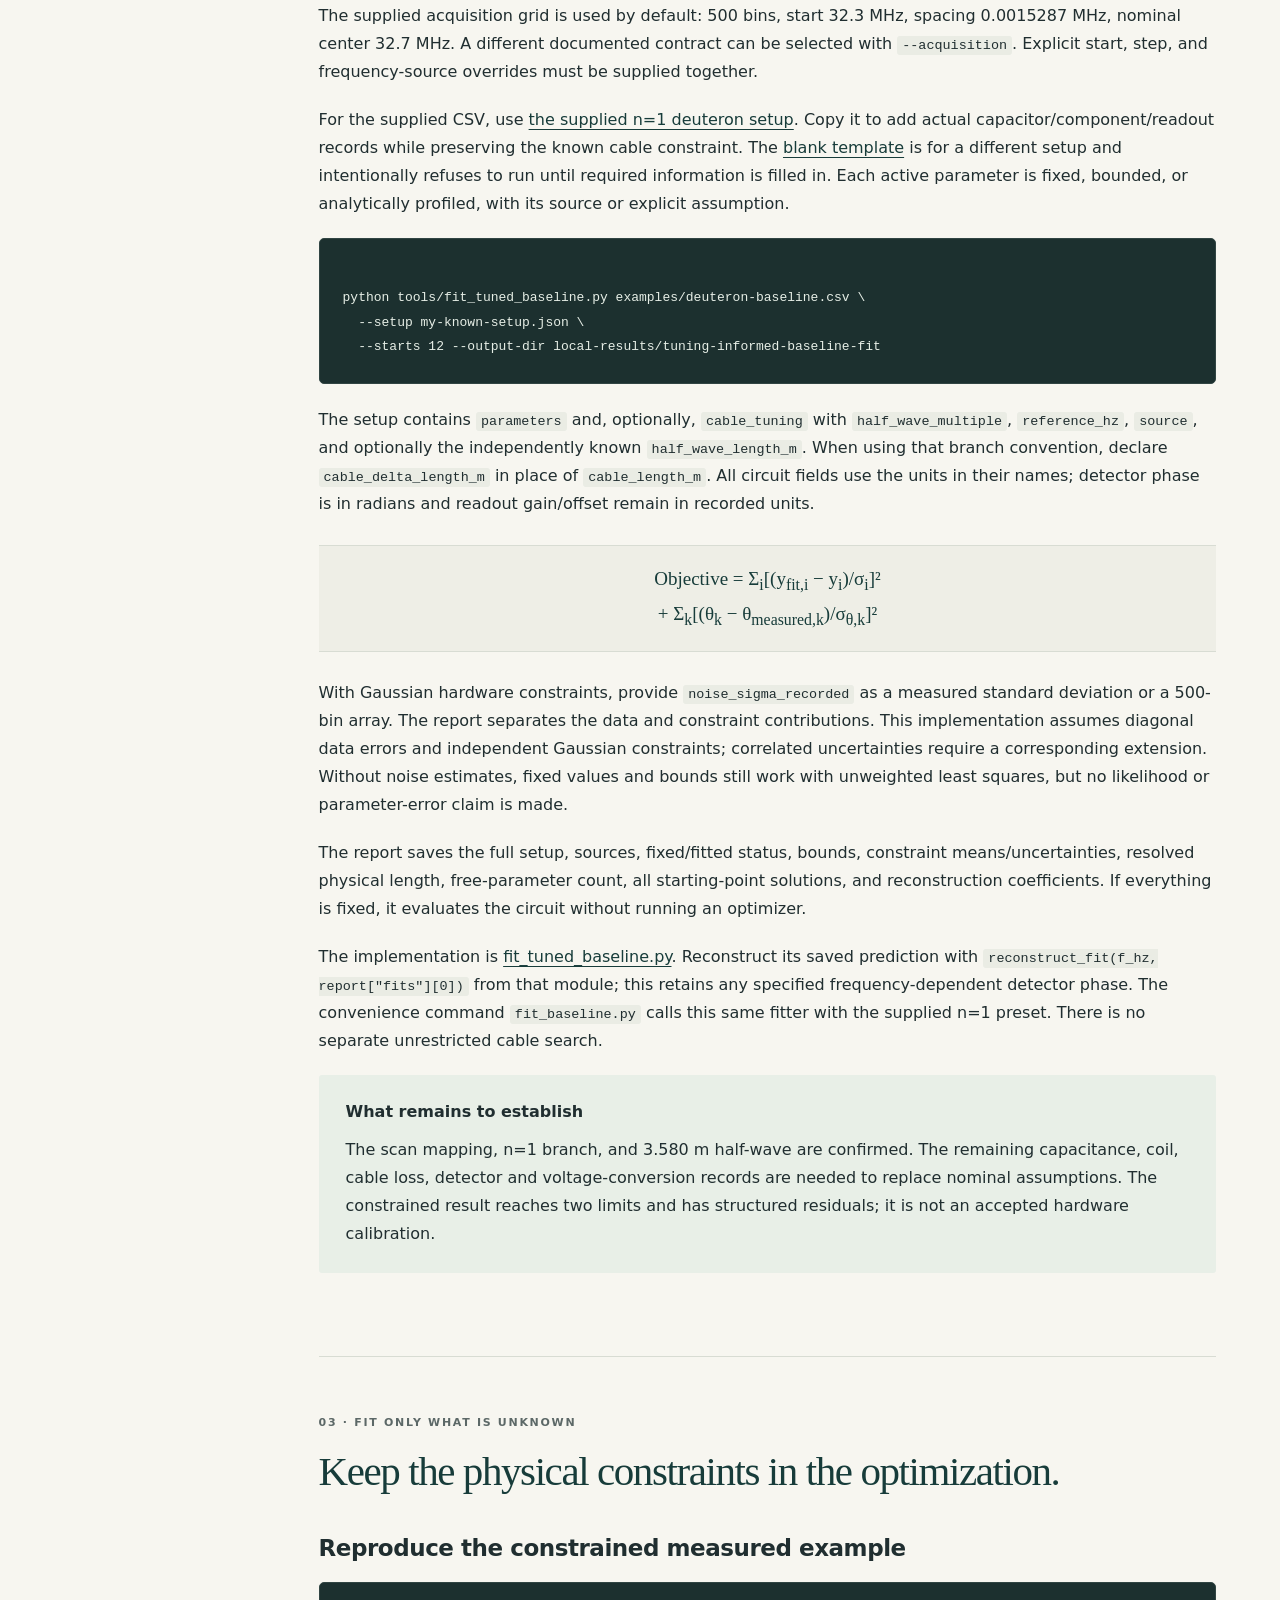
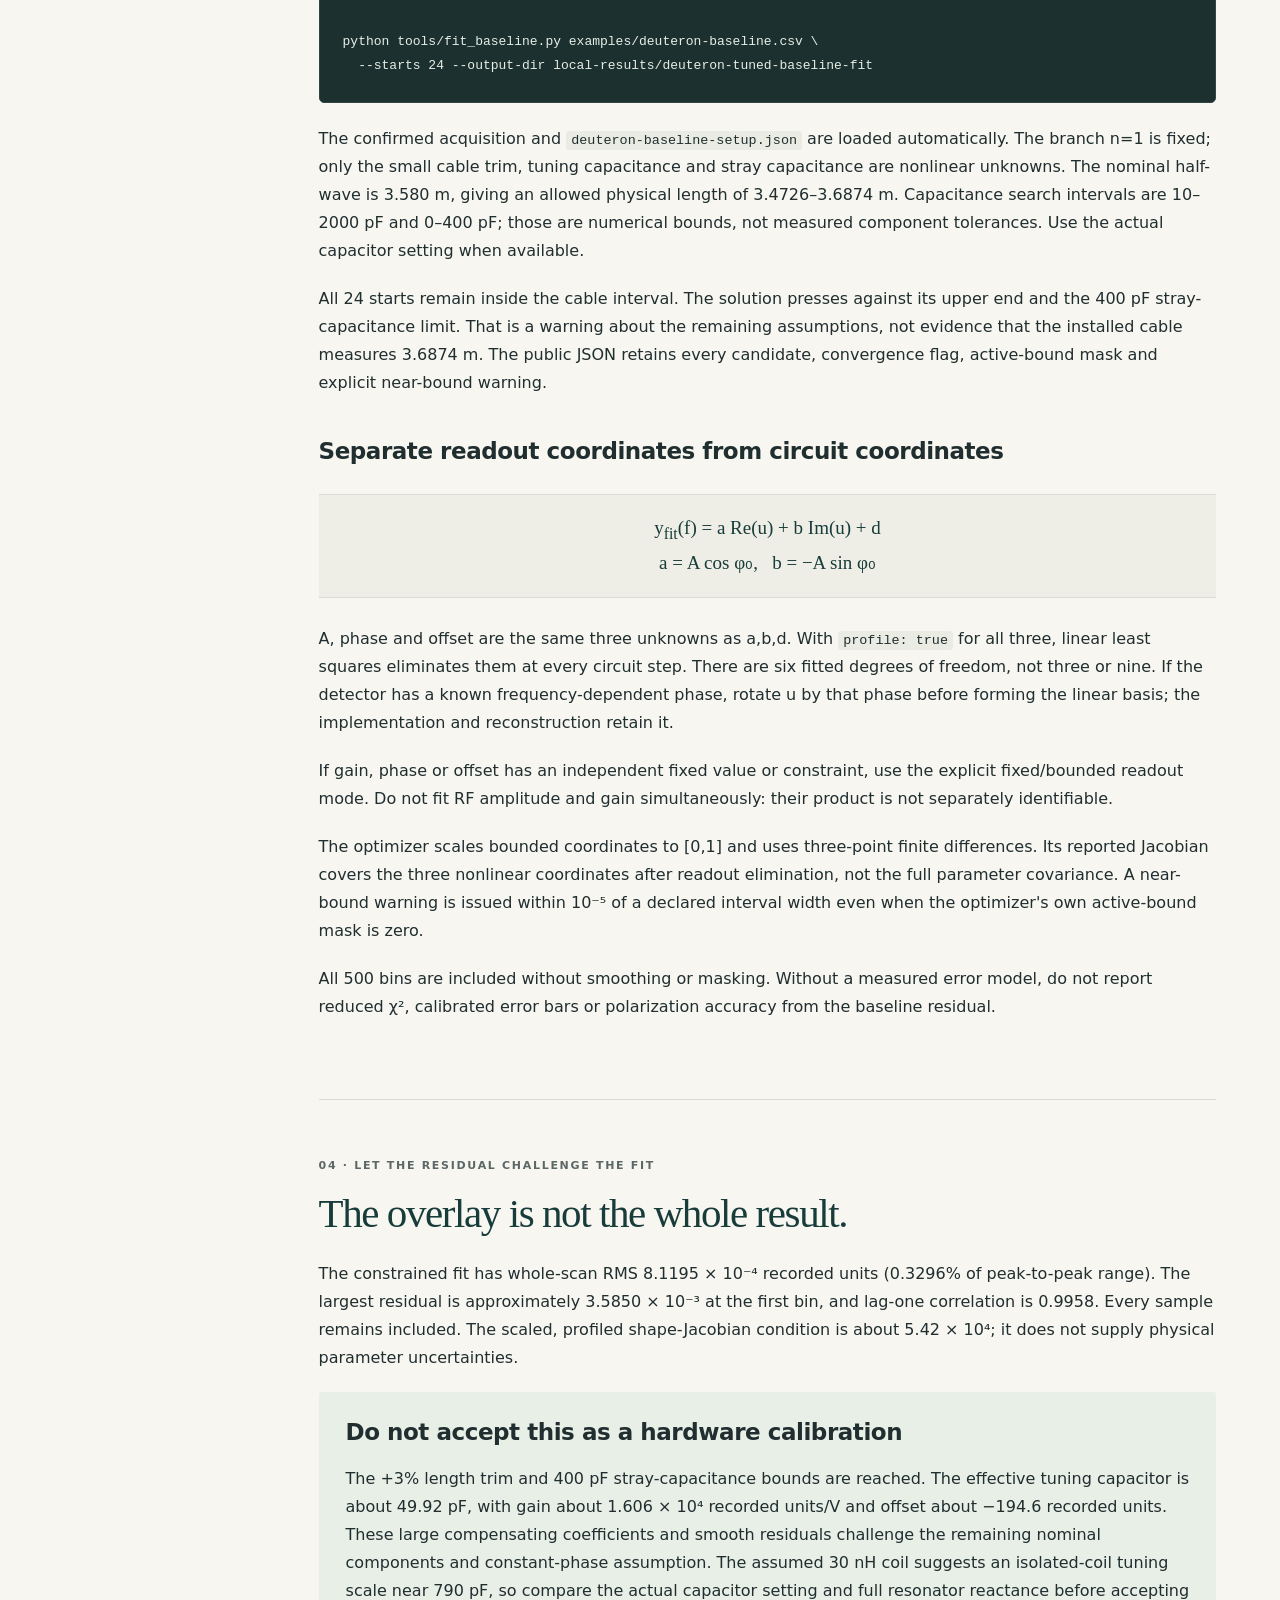
<file: docs/baseline.html>
<!doctype html>
<html lang="en">
<head><meta charset="utf-8"><meta name="viewport" content="width=device-width, initial-scale=1"><meta name="description" content="Derive the CW-NMR Q-meter baseline from circuit theory, fit measured sweeps, and diagnose the result."><meta name="theme-color" content="#173c3a"><title>NMR / AI — Fit the physical Q-curve</title><link rel="stylesheet" href="assets/style.css"></head>
<body>
<a class="skip-link" href="#main">Skip to the practical</a>
<header class="topbar"><a class="brand" href="index.html">NMR <span>/</span> AI</a><span class="topbar-note">Practical 01A · The physical baseline</span><a class="repo-link" href="https://github.com/zetanaut/NMR-AI">View on GitHub ↗</a></header>
<div class="layout"><aside class="sidebar"><p class="eyebrow">Fit the measurement</p><nav aria-label="Practical sections"><a href="walkthrough.html"><strong>Run the tutorial step by step →</strong></a><a href="index.html#generator">← Back to phase one</a><a href="#start">The task</a><a href="#example">A measured fit example</a><a href="#fit-parameters">All parameter meanings</a><a href="#known-tuning">Use known tuning information</a><a href="#circuit">1 · Derive the circuit</a><a href="#contract">2 · Establish the data contract</a><a href="#fit">3 · Fit declared unknowns</a><a href="#diagnostics">4 · Inspect the residuals</a><a href="#save">5 · Save a reproducible fit</a><a href="#next">6 · Build generator coverage</a></nav><p class="sidebar-footer">A close curve match does not uniquely measure every component.</p></aside>
<main id="main">
<section id="start" class="hero"><aside class="note"><h3>Follow the runnable walkthrough</h3><p>Use <a href="walkthrough.html#baseline">steps 1–3: setup, input checks, and the baseline diagnostic</a>. Each step gives the command, expected output, and next action. This page explains the model and published reference results.</p></aside><p class="eyebrow">From circuit theory to a measured baseline</p><h1>Fit the Q-curve.<br><em>Understand the residual.</em></h1><p class="lede">Before generating training spectra, reproduce the instrument's background with the correct circuit. This practical derives a fresh implementation from the paper, fits recorded voltage sweeps, and separates curve agreement from hardware identification.</p><p>Use the <a href="https://arxiv.org/pdf/2603.10146v5#page=4">circuit diagram and Eqs. (1)–(14)</a> in Seay, Fernando, and Keller. The implementation is <a href="https://github.com/zetanaut/NMR-AI/blob/main/tools/circuit.py">circuit.py</a>; the tuning-informed optimizer is <a href="https://github.com/zetanaut/NMR-AI/blob/main/tools/fit_tuned_baseline.py">fit_tuned_baseline.py</a>. They are independent of any research software checkout.</p><div class="note"><h3>Your deliverable</h3><p>A saved physical model, measured-versus-fitted overlay, residual plot and statistics, parameter bounds and fixed assumptions, and enough metadata to reconstruct the fit without optimizing again. <a href="#example">Check the measured-fit status below →</a></p></div></section>

<aside class="note"><h3>How this diagnostic relates to the latest matching work</h3><p>The constant-phase fit below records the limitations of that electronics assumption. <a href="matching.html#model">Practical 01B</a> fits detector phase slope/curvature and tuning capacitance, with cable length fixed at 3.580 m and C_stray at zero. Its separate comparison to this baseline has RMS about 6.3643 × 10⁻⁵ recorded units and fitted C_tune about 544.84 pF. Several assumptions differ, so the improvement does not isolate phase alone or establish hardware calibration. The five polarized sweeps are fitted jointly with their lineshapes; TE calibration is not required.</p></aside>

<!-- BEGIN BASELINE EXAMPLE -->
<section id="example" class="chapter">
<p class="eyebrow">Measured example · the physical circuit in action</p>
<h2>Fit a real baseline with its known tuning constraints.</h2>
<p>The green points are an experimental sweep; the dashed rust curve is the saved physical Q-meter fit. Compare them in the upper panel; the lower panel expands the residual scale so the remaining differences stay visible.</p>
<aside class="note"><h3>Constraint warning: this is not an accepted hardware calibration</h3><p>The fit reaches or approaches these declared limits: stray_capacitance_f (upper), cable_delta_length_m (upper). Do not widen the known cable branch/trim to absorb model mismatch. Check independent capacitor, coil, cable-loss and detector records; correlated residuals and compensating readout coefficients require investigation.</p></aside>
<div class="results-panel baseline-example">
<div class="panel-heading"><div><p class="eyebrow">The supplied deuteron baseline</p><h3>Measured data → circuit fit → residuals</h3></div><span class="badge">All 500 bins</span></div>
<figure>
<div class="baseline-figure-scroll" tabindex="0" role="region" aria-label="Measured baseline plot; scroll horizontally on narrow screens">
<img class="baseline-fit-image" src="assets/baseline-example.svg" width="950" height="720" alt="Five hundred measured points and the physical Q-curve fit. A separately scaled residual panel retains endpoint deviations. Residual RMS is 811.955 millionths of one recorded unit.">
</div>
<figcaption class="chart-caption">Upper: measured points and fitted circuit response in the original recorded units. Lower: recorded minus fitted, in 10⁻⁶ recorded units—not microvolts. All bins, including both endpoints, enter the fit, plot, and statistics. On a narrow screen, scroll the plot or <a href="assets/baseline-example.svg">open it full-size</a>.</figcaption>
</figure>
<div class="baseline-fit-stats"><div><span>Residual RMS</span><strong>811.955 × 10⁻⁶</strong><small>recorded units</small></div><div><span>RMS / peak-to-peak range</span><strong>0.3296%</strong><small>shape-fit error, not polarization error</small></div><div><span>Fitted samples</span><strong>500 / 500</strong><small>no smoothing or excluded bins</small></div></div>
<p>The supplied baseline file contains one measured scan; no selection among traces was made. The largest absolute residual is 3585.05 × 10⁻⁶ recorded units; the endpoint deviations have not been cropped out. The fit uses 24 starting points. It uses the same circuit implementation used by the generator.</p>
<div id="fit-parameters"><h3>Every parameter behind the displayed fit</h3><p>Distinguish fitted estimates from fixed inputs and their sources; a numerical fit value is not itself an independent component measurement or uncertainty. This tuning-informed fit optimizes only 6 declared unknowns. Fixed entries, bounds, and independent measurement constraints come from the supplied setup file; their source or assumption is recorded with each parameter.</p><h4>Fitted unknowns</h4><div class="table-wrap"><table><caption>Fitted unknowns for the displayed measured fit</caption><thead><tr><th>Parameter</th><th>Value</th><th>Physical meaning</th></tr></thead><tbody><tr><td><strong>C_tune</strong><br><code>tune_capacitance_f</code></td><td>49.9207 pF</td><td>Series tuning capacitance; controls cancellation of the transformed coil reactance. Use a calibrated knob setting or capacitor measurement.<br><small>Source/assumption: Unknown capacitor setting. Initial 800 pF is approximately 1/(omega^2 L0) for nominal 30 nH at 32.7 MHz; bounds are a numerical search range, not a measured component tolerance.</small><br><small>Bounds: 10 to 2000 pF</small></td></tr><tr><td><strong>δℓ</strong><br><code>cable_delta_length_m</code></td><td>107.4 mm</td><td>Small length correction around the independently known half-wave multiple, including supported trim and reference-plane corrections.<br><small>Source/assumption: Working hard bound +/-3% of 3.580 m, implementing the owner&#x27;s &#x27;a few percent&#x27; near n=1. Not a measured 1-sigma uncertainty; do not widen to compensate for model mismatch.</small><br><small>Bounds: -107.4 to 107.4 mm</small></td></tr><tr><td><strong>C_stray</strong><br><code>stray_capacitance_f</code></td><td>400 pF</td><td>Parasitic capacitance shunting the coil; changes the terminal impedance. Not an extra series tuning capacitor.<br><small>Source/assumption: Unknown shunt parasitic capacitance; numerical 0-400 pF search interval, not a measured tolerance.</small><br><small>Bounds: 0 to 400 pF</small></td></tr><tr><td><strong>A</strong><br><code>readout_gain</code></td><td>16060.6 recorded units/V</td><td>Effective detector/DAQ amplitude scale multiplying node voltage. Baseline alone cannot separate an unknown RF drive from an unknown gain.<br><small>Source/assumption: Unknown effective detector/DAQ mapping. Solve a Re(u)+b Im(u)+d by linear least squares at every circuit step; A=hypot(a,b), phi0=atan2(-b,a). RF drive held fixed; no physical gain or phase measurement is claimed.</small><br><small>Fitted analytically at each circuit step; counts as an unknown.</small></td></tr><tr><td><strong>φ₀</strong><br><code>readout_phase_rad</code></td><td>83.7848 degrees</td><td>Detector reference phase mixing real and imaginary node voltage; stored in radians. This is not cable electrical length or EFG orientation.<br><small>Source/assumption: Unknown effective detector/DAQ mapping. Solve a Re(u)+b Im(u)+d by linear least squares at every circuit step; A=hypot(a,b), phi0=atan2(-b,a). RF drive held fixed; no physical gain or phase measurement is claimed.</small><br><small>Fitted analytically at each circuit step; counts as an unknown.</small></td></tr><tr><td><strong>d</strong><br><code>readout_offset</code></td><td>-194.566 recorded units</td><td>Additive detector/DAQ offset. No subtraction of the sweep minimum is performed.<br><small>Source/assumption: Unknown effective detector/DAQ mapping. Solve a Re(u)+b Im(u)+d by linear least squares at every circuit step; A=hypot(a,b), phi0=atan2(-b,a). RF drive held fixed; no physical gain or phase measurement is claimed.</small><br><small>Fitted analytically at each circuit step; counts as an unknown.</small></td></tr></tbody></table></div><h4>Fixed inputs and assumptions</h4><div class="table-wrap"><table><caption>Fixed inputs and assumptions for the displayed measured fit</caption><thead><tr><th>Parameter</th><th>Value</th><th>Physical meaning</th></tr></thead><tbody><tr><td><strong>f_ref</strong><br><code>reference_hz</code></td><td>32.7 MHz</td><td>Reference frequency for the circuit/phase expansion. Confirm it from the acquisition/tuning record; the plotted voltage maximum is not automatically resonance.<br><small>Source/assumption: User-confirmed nominal center for the 500-bin deuteron baseline acquisition; not an independent measurement of exact resonance</small></td></tr><tr><td><strong>U</strong><br><code>drive_v</code></td><td>0.382653 V</td><td>RF source amplitude used with R₀ to calculate the drive current scale.<br><small>Source/assumption: Nominal engineering seed, not an independently confirmed RF voltage</small></td></tr><tr><td><strong>R₀</strong><br><code>drive_resistance_ohm</code></td><td>619 Ω</td><td>Current-limiting source resistor; it also contributes finite-source loading at the detection node.<br><small>Source/assumption: Nominal source resistor; replace with measured value/tolerance</small></td></tr><tr><td><strong>R_input</strong><br><code>input_resistance_ohm</code></td><td>50 Ω</td><td>Resistive amplifier input load in parallel with the resonator leg.<br><small>Source/assumption: Nominal input loading; replace with characterized value</small></td></tr><tr><td><strong>R_D</strong><br><code>damping_resistance_ohm</code></td><td>10 Ω</td><td>Series damping resistance in the resonator leg; limits resonance sharpness.<br><small>Source/assumption: Nominal damping resistor; replace with measured value/tolerance</small></td></tr><tr><td><strong>R_coil</strong><br><code>coil_resistance_ohm</code></td><td>0.35 Ω</td><td>Effective RF series loss of the sensing coil, before nuclear absorption is included.<br><small>Source/assumption: Nominal RF coil resistance; replace with characterization</small></td></tr><tr><td><strong>L₀</strong><br><code>coil_inductance_h</code></td><td>30 nH</td><td>Unloaded coil inductance; together with the cable and tuning capacitor sets the resonant condition.<br><small>Source/assumption: Nominal coil inductance; replace with characterization</small></td></tr><tr><td><strong>R_c</strong><br><code>cable_resistance_ohm_per_m</code></td><td>3.43 Ω/m</td><td>Distributed conductor resistance, contributing cable attenuation and phase behavior.<br><small>Source/assumption: Nominal distributed cable resistance; replace with characterization</small></td></tr><tr><td><strong>L_c</strong><br><code>cable_inductance_h_per_m</code></td><td>213.392 nH/m</td><td>Distributed cable inductance; with C_c determines characteristic impedance and propagation speed.<br><small>Source/assumption: Derived jointly with cable C from beta(32.7 MHz)=pi/3.580 m and nominal sqrt(L/C)=50 ohm, retaining nominal R=3.43 ohm/m and G=0; not an independent inductance measurement.</small></td></tr><tr><td><strong>G_c</strong><br><code>cable_conductance_s_per_m</code></td><td>0 S/m</td><td>Distributed dielectric leakage/loss conductance; zero is an explicit negligible-leakage approximation.<br><small>Source/assumption: Explicit negligible dielectric-leakage approximation, not a measured zero</small></td></tr><tr><td><strong>C_c</strong><br><code>cable_capacitance_f_per_m</code></td><td>85.3567 pF/m</td><td>Distributed cable capacitance; with L_c determines characteristic impedance and propagation speed.<br><small>Source/assumption: Derived jointly with cable L from the known 3.580 m half-wave and nominal 50 ohm impedance; see tools/fit_tuned_baseline.py calibrated_cable_lc.</small></td></tr><tr><td><strong>φ₁</strong><br><code>detector_phase_slope_rad_per_hz</code></td><td>0 rad/MHz</td><td>Linear detector-phase variation about f_ref, not a polynomial voltage baseline.<br><small>Source/assumption: Constant-phase approximation; replace if a phase-versus-frequency measurement exists</small></td></tr><tr><td><strong>φ₂</strong><br><code>detector_phase_curvature_rad_per_hz2</code></td><td>0 rad/MHz²</td><td>Quadratic detector-phase variation about f_ref; hold fixed unless supported by measurement.<br><small>Source/assumption: Constant-phase approximation; replace if a phase-versus-frequency measurement exists</small></td></tr></tbody></table></div><h4>Derived from the tuning record</h4><div class="table-wrap"><table><caption>Derived from the tuning record for the displayed measured fit</caption><thead><tr><th>Parameter</th><th>Value</th><th>Physical meaning</th></tr></thead><tbody><tr><td><strong>ℓ</strong><br><code>cable_length_m</code></td><td>3.6874 m</td><td>Cable length between the modeled reference planes; controls electrical phase and impedance transformation. Constrain from the known half-wave branch and trim.</td></tr></tbody></table></div><p>At 32.7 MHz, this cable model has λ/2 = 3.58 m. The resulting length corresponds to <strong>1.0300 half-waves</strong>. The setup specifies whether length is directly known/fitted or derived from a known half-wave branch plus a declared correction. The fixed branch is n = 1 at 32.7 MHz. Source: experimental set up details. The supplied λ/2 = 3.580 m fixes the phase velocity factor to 0.780980. The fitted trim is 10.7400 cm. Cable L and C were derived together to enforce this propagation constraint, with nominal impedance and loss assumptions retained explicitly.</p><p>The saved linear coefficients are a = 1738.78, b = -15966.2, d = -194.566, with a = A cos φ₀ and b = −A sin φ₀. They are an alternative representation of the same three readout parameters, not three extra fitted degrees of freedom. The table shows the actual readout mapping, not the unused detector defaults inside the stored circuit object. With frequency-dependent phase, φ₁ and φ₂ must also be retained when reconstructing the trace.</p><p><strong>Not identifiable from a baseline:</strong> filling factor η_fill and susceptibility amplitude scale multiply χ, which is zero here. Neither is fitted; neither can be obtained from this baseline. Pake splitting, broadening, EFG asymmetry, and polarization are signal-model quantities, not baseline-fit parameters.</p></div>
<details><summary>Whole-scan fit statistics</summary><div class="details-body"><div class="table-wrap"><table><caption>Whole-scan residuals; 0 exact duplicate records omitted</caption><thead><tr><th>Sweep</th><th>RMS (10⁻⁶ recorded units)</th><th>RMS / peak-to-peak</th></tr></thead><tbody><tr><td>Trace 1 · shown</td><td>811.955</td><td>0.3296%</td></tr></tbody></table></div><p>The <a href="#diagnostics">diagnostics section</a> explains why residual structure must not automatically be treated as electronic noise.</p></div></details>
<p class="provenance">Computed directly from the saved measured-fit CSVs; the fitted curve is checked against its stored circuit and detector coefficients before export. <a href="assets/baseline-example.json">Download the fit settings and statistics</a>. <a href="https://github.com/zetanaut/NMR-AI/blob/main/examples/deuteron-baseline.csv">Public test CSV</a> (published with the owner’s authorization). A close baseline fit does not uniquely measure each component or establish polarization accuracy.</p>
</div>
</section>
<!-- END BASELINE EXAMPLE -->

<section id="circuit" class="chapter"><p class="eyebrow">01 · Write down the actual measurement</p><h2>A baseline is a circuit response.</h2><p>Use the e<sup>+iωt</sup> convention. The susceptibility is χ = χ′ − iχ″. The baseline has χ = 0; including nuclear susceptibility changes the same coil, not the topology. For the paper's cgs susceptibility convention:</p><div class="equation small">L<sub>eff</sub> = L₀(1 + 4πη<sub>fill</sub>χ)<br>Z<sub>coil</sub> = R<sub>coil</sub> + iωL<sub>eff</sub><br>Z<sub>load</sub> = [1/Z<sub>coil</sub> + iωC<sub>stray</sub>]<sup>−1</sup></div><p>Writing stray capacitance as an admittance gives the correct C<sub>stray</sub> = 0 limit: the coil remains connected. Absorption increases the real coil loss for positive polarization; dispersion changes the reactive part.</p>
<h3>Transform the coil through the cable</h3><p>R<sub>c</sub>, L<sub>c</sub>, G<sub>c</sub>, and C<sub>c</sub> are distributed parameters per meter. Use a single consistent RLGC model for both characteristic impedance and propagation:</p><div class="equation small">γ = √[(R<sub>c</sub> + iωL<sub>c</sub>)(G<sub>c</sub> + iωC<sub>c</sub>)]<br>Z₀ = √[(R<sub>c</sub> + iωL<sub>c</sub>)/(G<sub>c</sub> + iωC<sub>c</sub>)]<br>Z<sub>line</sub> = Z₀ [Z<sub>load</sub> + Z₀ tanh(γℓ)] / [Z₀ + Z<sub>load</sub> tanh(γℓ)]</div><p>Choose the passive square-root branch. Cable length ℓ stays fixed during a scan. In a lossless line, zero and integer-half-wave lengths reproduce the load; a quarter-wave length gives Z₀²/Z<sub>load</sub>. Check all three cases numerically.</p>
<h3>Include tuning and finite-source loading once</h3><div class="equation small">Z<sub>leg</sub> = R<sub>D</sub> + 1/(iωC<sub>tune</sub>) + Z<sub>line</sub><br>u = (U/R₀) / [1/Z<sub>leg</sub> + 1/R₀ + 1/R<sub>input</sub>]<br>V<sub>det</sub> = G Re[u exp(iφ)] + V<sub>DC</sub></div>
<pre aria-label="Circuit topology"><code>RF source U ── R₀ ──●── R_D ── C_tune ── cable ── load
                    │                              │
                 R_input               load = (R_coil + iωL_eff)
                    │                           in parallel with C_stray
                   ground                         to ground

Detect the phase-referenced voltage at ●.</code></pre>
<p>This is the nodal solution of Fig. 1 and the complex form underlying Eq. (2). There is one tuning capacitor and one application of source/input loading. The printed definitions of Z<sub>T</sub> in Eqs. (3) and (6) overlap; the code uses explicit <code>line_input</code> and <code>resonator_impedance</code> names so the capacitor cannot be counted twice. This resolves the implementation convention from the diagram without claiming a literal substitution of those inconsistent names.</p><p>Detector phase acts on the complex voltage. Do not replace phase-sensitive detection with |u| or insert an unrelated slope into the nuclear amplitude. The model supports centered linear and quadratic detector phase; this first fitting exercise keeps them fixed at zero and fits a constant phase.</p></section>

<section id="contract" class="chapter"><p class="eyebrow">02 · Understand the file before the optimizer</p><h2>Units and records are part of the model.</h2><p>The public example has one headerless row: a timestamp followed by 500 samples. It also has 35 formatting artifacts such as <code>-1     .029542E-1</code>. Ordinary <code>numpy.loadtxt</code> rejects these fields. The shared reader removes only the spaces before the decimal point in memory and reports every repair; it preserves all samples and leaves the CSV untouched.</p><p><a href="https://raw.githubusercontent.com/zetanaut/NMR-AI/main/examples/deuteron-baseline.csv">Download the CSV</a> · <a href="https://github.com/zetanaut/NMR-AI/blob/main/examples/README.md">Data guide and loading instructions</a></p><pre><code>import sys
sys.path.insert(0, "tools")
from baseline_data import load_baseline_csv

records, parsing = load_baseline_csv("examples/deuteron-baseline.csv")
amplitudes = records[0, 1:]  # field 0 is the timestamp
assert amplitudes.shape == (500,)
assert parsing["decimal_whitespace_repair_count"] == 35</code></pre><p>The published fields and spacing are preserved, with only a final newline added. Both fitters use this loader. A first-row header assumption, silent sample deletion, or an arbitrary frequency assignment would change the measurement contract.</p><div class="table-wrap"><table><caption>Deuteron data contract</caption><thead><tr><th>Field</th><th>Known information</th><th>Still needed</th></tr></thead><tbody><tr><td>Nucleus and reference</td><td>Deuteron; nominal acquisition center 32.7 MHz, confirmed by the owner</td><td>Independent component measurements and exact resonant tuning condition</td></tr><tr><td>Frequency grid</td><td>500 amplitudes; fⱼ = 32.3 + 0.0015287 j MHz, j = 0…499</td><td>No missing grid metadata; last sample 33.0628213 MHz</td></tr><tr><td>Internal units</td><td>Hz, V, Ω, H, F, m, rad</td><td>Explicit boundary conversion from acquisition units</td></tr><tr><td>Recorded amplitudes</td><td>Recorded units</td><td>DAQ conversion before reporting volts or microvolts</td></tr><tr><td>Baseline susceptibility</td><td>χ = 0</td><td>Separate signal measurements for filling-factor/susceptibility calibration</td></tr></tbody></table></div><p>The owner confirmed the same bin offsets and spacing as the original proton scan, shifted from nominal center 213 MHz to 32.7 MHz. The default <a href="https://github.com/zetanaut/NMR-AI/blob/main/configs/deuteron-acquisition.json">acquisition file</a> records that instruction. There are 499 intervals between 500 samples; their endpoint midpoint is 32.68141065 MHz. Keep this mapping rather than imposing a symmetric linspace about the nominal center. The generated learning examples use this same 500-bin grid.</p></section>

<section id="known-tuning" class="chapter">
<p class="eyebrow">Before optimization · use the tuning record</p>
<h2>Supply what is known.<br>Fit only what is unknown.</h2>
<p class="lede">A Q-meter is not an arbitrary collection of free circuit parameters. The capacitor setting, cable branch, component values, reference frequency, and detector settings often carry independent information. Give that information to the fit before looking at its residual.</p>
<h3>Make a tuning inventory</h3>
<ul><li><strong>Tuning capacitance:</strong> record the approximate setting, calibrated knob-to-capacitance conversion, and its uncertainty or supported limits. A knob number is not automatically a capacitance in pF.</li><li><strong>Cable:</strong> record the intended integer multiple of λ/2, tuning frequency, cable type, velocity factor or measured propagation constant, physical length, and justified trim/reference-plane corrections.</li><li><strong>Components and loading:</strong> use measured coil R/L, source/damping resistances, input impedance, cable losses and stray capacitance where available. Record nominal assumptions explicitly when measurements are missing.</li><li><strong>Readout:</strong> preserve known RF amplitude, detector phase, gain, offset and scan units. Do not freely fit both RF voltage and readout gain when only their product is visible.</li></ul>
<div class="table-wrap"><table><caption>Different kinds of knowledge require different constraints</caption><thead><tr><th>What you know</th><th>How to encode it</th><th>What it means</th></tr></thead><tbody>
<tr><td>Well-determined value</td><td><code>{"value": ..., "source": "..."}</code></td><td>Held fixed; not an optimizer variable. If its uncertainty matters, propagate it or use a measured constraint.</td></tr>
<tr><td>Supported range</td><td><code>{"initial": ..., "bounds": [low, high], "source": "..."}</code></td><td>Fit only within that range. Bounds are not automatically one-standard-deviation uncertainties.</td></tr>
<tr><td>Independent measurement with standard uncertainty</td><td>Add <code>"prior": {"mean": ..., "sigma": ...}</code></td><td>A Gaussian constraint. Supply the data-noise scale too, so the measurement and spectrum have consistent statistical weights.</td></tr>
<tr><td>All three readout quantities unknown</td><td><code>{"profile": true, "source": "..."}</code> on gain, phase and offset</td><td>Solve a,b,d analytically at each circuit step. They still count as three fitted unknowns. Do not profile if any has an independent constraint.</td></tr>
<tr><td>Only a plausible starting point</td><td><code>"initial"</code></td><td>An optimization seed, not a measurement, prior, or hardware validation.</td></tr>
</tbody></table></div>
<h3>This setup: n = 1 and λ/2 = 358.0 cm</h3>
<aside class="note"><h4>Apply this information before fitting</h4><p>The owner confirms a cable very close to one half-wave: <strong>3.580 m at 32.7 MHz</strong>. The <a href="https://arxiv.org/pdf/2603.10146#page=2">paper, Sec. 2</a> explicitly describes integer half-wave tuning and a velocity factor near 0.78. This preset fixes n = 1 and the propagation scale, allowing only a provisional <strong>±3% trim (±10.74 cm)</strong>. That is a working interpretation of “a few percent,” not a measured uncertainty. Do not widen it to compensate for other model errors.</p></aside>
<div class="equation small">β₀ = Im[γ(2πf<sub>tune</sub>)]<br>ℓ = nπ/β₀ + δℓ, &nbsp; n = 1, 2, 3, …</div>
<p>Supply <em>n</em> from the tuning record and fix or tightly bound δℓ using what is actually known. The fitter optimizes δℓ rather than searching across unrelated cable branches. Do not round the branch inferred from an unconstrained curve fit and then reuse it as independent information.</p>
<h3>Make propagation agree with the known half-wave</h3>
<div class="equation small">h = 3.580 m, &nbsp; β₀ = π/h<br>v<sub>phase</sub>/c = 2f₀h/c = 0.7809803</div>
<p>The cable constants must agree with that electrical wavelength. For the explicit nominal assumptions Z<sub>lc</sub> = √(L<sub>c</sub>/C<sub>c</sub>) = 50 Ω, R<sub>c</sub> = 3.43 Ω/m and G<sub>c</sub> = 0, solve the exact lossy propagation relation:</p>
<div class="equation small">C<sub>c</sub> = 2β₀² / [ω₀ √(R<sub>c</sub>² + 4β₀² Z<sub>lc</sub>²)]<br>L<sub>c</sub> = Z<sub>lc</sub>² C<sub>c</sub></div>
<p>This gives L<sub>c</sub> = 213.3918 nH/m and C<sub>c</sub> = 85.3567 pF/m. The exact complex Z₀ is approximately 50.0382 − 1.9543i Ω; 50 Ω denotes nominal √(L/C), not a purely real lossy impedance. The <code>calibrated_cable_lc</code> helper derives both constants; the setup's <code>half_wave_length_m</code> check rejects inconsistent propagation. See the <a href="https://github.com/zetanaut/NMR-AI/blob/main/docs/reference/baseline-fitting.md">derivation and tuning record</a>. Nominal impedance and loss still need independent characterization.</p>
<p>Use the wavelength <em>inside the cable</em>, not the vacuum wavelength: λ/2 = v<sub>phase</sub>/(2f). For a low-loss cable with independently known characteristic impedance Z₀ and velocity factor VF, useful conversions are L<sub>c</sub> ≈ Z₀/(VF·c) and C<sub>c</sub> ≈ 1/(Z₀·VF·c). They must be updated consistently. The implemented RLGC model computes β₀ from those cable parameters; it does not treat a new velocity factor as unrelated to them.</p>
<p>If the actual physical cable length is measured directly, provide <code>cable_length_m</code> instead and omit <code>cable_tuning</code>. Do not impose two contradictory length definitions. Connector/reference-plane corrections need supported tolerances; they are not a license for an arbitrary large trim.</p>
<p>If independent records leave several integer branches possible, compare them as separate supported hypotheses and report the ambiguity. Do not optimize the integer as a continuous parameter or declare the lowest-residual branch independently known.</p>
<h3>Use the tuning capacitance and resonance information</h3>
<p>At an ideal series-tuning point, Im[Z<sub>leg</sub>(f<sub>tune</sub>)] = 0. For the full modeled load this implies C<sub>tune</sub> = 1/[2πf<sub>tune</sub> Im(Z<sub>line</sub>)], when Im(Z<sub>line</sub>) is positive. The familiar isolated-coil estimate 1/(ω²L₀) is a useful check, not a replacement for cable, loss, and stray-capacitance effects.</p>
<p>A phase-sensitive voltage maximum need not coincide with zero resonator reactance. Use the recorded tuning procedure and frequency, not just the highest point of the measured curve, to choose the constraints.</p>
<h3>Run a tuning-informed deuteron fit</h3><p>The supplied acquisition grid is used by default: 500 bins, start 32.3 MHz, spacing 0.0015287 MHz, nominal center 32.7 MHz. A different documented contract can be selected with <code>--acquisition</code>. Explicit start, step, and frequency-source overrides must be supplied together.</p>
<p>For the supplied CSV, use <a href="https://github.com/zetanaut/NMR-AI/blob/main/configs/deuteron-baseline-setup.json">the supplied n=1 deuteron setup</a>. Copy it to add actual capacitor/component/readout records while preserving the known cable constraint. The <a href="https://github.com/zetanaut/NMR-AI/blob/main/configs/baseline-setup.template.json">blank template</a> is for a different setup and intentionally refuses to run until required information is filled in. Each active parameter is fixed, bounded, or analytically profiled, with its source or explicit assumption.</p>
<pre><code>python tools/fit_tuned_baseline.py examples/deuteron-baseline.csv \
  --setup my-known-setup.json \
  --starts 12 --output-dir local-results/tuning-informed-baseline-fit</code></pre>
<p>The setup contains <code>parameters</code> and, optionally, <code>cable_tuning</code> with <code>half_wave_multiple</code>, <code>reference_hz</code>, <code>source</code>, and optionally the independently known <code>half_wave_length_m</code>. When using that branch convention, declare <code>cable_delta_length_m</code> in place of <code>cable_length_m</code>. All circuit fields use the units in their names; detector phase is in radians and readout gain/offset remain in recorded units.</p>
<div class="equation small">Objective = Σ<sub>i</sub>[(y<sub>fit,i</sub> − y<sub>i</sub>)/σ<sub>i</sub>]²<br>+ Σ<sub>k</sub>[(θ<sub>k</sub> − θ<sub>measured,k</sub>)/σ<sub>θ,k</sub>]²</div>
<p>With Gaussian hardware constraints, provide <code>noise_sigma_recorded</code> as a measured standard deviation or a 500-bin array. The report separates the data and constraint contributions. This implementation assumes diagonal data errors and independent Gaussian constraints; correlated uncertainties require a corresponding extension. Without noise estimates, fixed values and bounds still work with unweighted least squares, but no likelihood or parameter-error claim is made.</p>
<p>The report saves the full setup, sources, fixed/fitted status, bounds, constraint means/uncertainties, resolved physical length, free-parameter count, all starting-point solutions, and reconstruction coefficients. If everything is fixed, it evaluates the circuit without running an optimizer.</p>
<p>The implementation is <a href="https://github.com/zetanaut/NMR-AI/blob/main/tools/fit_tuned_baseline.py">fit_tuned_baseline.py</a>. Reconstruct its saved prediction with <code>reconstruct_fit(f_hz, report["fits"][0])</code> from that module; this retains any specified frequency-dependent detector phase. The convenience command <code>fit_baseline.py</code> calls this same fitter with the supplied n=1 preset. There is no separate unrestricted cable search.</p>
<aside class="note"><h4>What remains to establish</h4><p>The scan mapping, n=1 branch, and 3.580 m half-wave are confirmed. The remaining capacitance, coil, cable loss, detector and voltage-conversion records are needed to replace nominal assumptions. The constrained result reaches two limits and has structured residuals; it is not an accepted hardware calibration.</p></aside>
</section>

<section id="fit" class="chapter"><p class="eyebrow">03 · Fit only what is unknown</p><h2>Keep the physical constraints in the optimization.</h2>
<h3>Reproduce the constrained measured example</h3>
<pre><code>python tools/fit_baseline.py examples/deuteron-baseline.csv \
  --starts 24 --output-dir local-results/deuteron-tuned-baseline-fit</code></pre>
<p>The confirmed acquisition and <code>deuteron-baseline-setup.json</code> are loaded automatically. The branch n=1 is fixed; only the small cable trim, tuning capacitance and stray capacitance are nonlinear unknowns. The nominal half-wave is 3.580 m, giving an allowed physical length of 3.4726–3.6874 m. Capacitance search intervals are 10–2000 pF and 0–400 pF; those are numerical bounds, not measured component tolerances. Use the actual capacitor setting when available.</p>
<p>All 24 starts remain inside the cable interval. The solution presses against its upper end and the 400 pF stray-capacitance limit. That is a warning about the remaining assumptions, not evidence that the installed cable measures 3.6874 m. The public JSON retains every candidate, convergence flag, active-bound mask and explicit near-bound warning.</p>
<h3>Separate readout coordinates from circuit coordinates</h3>
<div class="equation small">y<sub>fit</sub>(f) = a Re(u) + b Im(u) + d<br>a = A cos φ₀, &nbsp; b = −A sin φ₀</div>
<p>A, phase and offset are the same three unknowns as a,b,d. With <code>profile: true</code> for all three, linear least squares eliminates them at every circuit step. There are six fitted degrees of freedom, not three or nine. If the detector has a known frequency-dependent phase, rotate u by that phase before forming the linear basis; the implementation and reconstruction retain it.</p>
<p>If gain, phase or offset has an independent fixed value or constraint, use the explicit fixed/bounded readout mode. Do not fit RF amplitude and gain simultaneously: their product is not separately identifiable.</p>
<p>The optimizer scales bounded coordinates to [0,1] and uses three-point finite differences. Its reported Jacobian covers the three nonlinear coordinates after readout elimination, not the full parameter covariance. A near-bound warning is issued within 10⁻⁵ of a declared interval width even when the optimizer's own active-bound mask is zero.</p>
<p>All 500 bins are included without smoothing or masking. Without a measured error model, do not report reduced χ², calibrated error bars or polarization accuracy from the baseline residual.</p></section>

<section id="diagnostics" class="chapter"><p class="eyebrow">04 · Let the residual challenge the fit</p><h2>The overlay is not the whole result.</h2><p>The constrained fit has whole-scan RMS 8.1195 × 10⁻⁴ recorded units (0.3296% of peak-to-peak range). The largest residual is approximately 3.5850 × 10⁻³ at the first bin, and lag-one correlation is 0.9958. Every sample remains included. The scaled, profiled shape-Jacobian condition is about 5.42 × 10⁴; it does not supply physical parameter uncertainties.</p>
<aside class="note"><h3>Do not accept this as a hardware calibration</h3><p>The +3% length trim and 400 pF stray-capacitance bounds are reached. The effective tuning capacitor is about 49.92 pF, with gain about 1.606 × 10⁴ recorded units/V and offset about −194.6 recorded units. These large compensating coefficients and smooth residuals challenge the remaining nominal components and constant-phase assumption. The assumed 30 nH coil suggests an isolated-coil tuning scale near 790 pF, so compare the actual capacitor setting and full resonator reactance before accepting the fit. Keep the cable constraint; obtain independent component and detector information.</p></aside>
<div class="checklist"><h4>Before accepting a generator configuration</h4><ul><li>Retain every measured bin and both endpoints in the first comparison.</li><li>Look for localized features, settling artifacts, smooth drift, and correlation.</li><li>Check bound hits and variation across nearly equivalent starting-point solutions.</li><li>Inspect the scaled Jacobian and acknowledge weak parameter combinations.</li><li>If a signal region or settling bins must later be excluded, record the mask and show those bins separately.</li><li>Validate on independent acquisitions, not just other bins from the fitted sweep.</li></ul></div><p>Residual structure can include signal, model mismatch, drift, and acquisition artifacts. It is not automatically electronic noise. Baseline RMS is not a polarization-accuracy metric.</p></section>

<section id="save" class="chapter"><p class="eyebrow">05 · Make the result reconstructible</p><h2>Save the evidence with the curve.</h2><p>The output directory contains <code>baseline_fits.png</code>, <code>trace_N.csv</code> for each distinct scan, and <code>fit_report.json</code>. Save nucleus/reference, actual scan start/spacing and source, code/data/setup hashes, versions, seeds, fixed/fitted parameters, bounds and measurement constraints, every starting-point solution, duplicate count, and residual diagnostics.</p><pre><code>import json
import sys
import numpy as np
sys.path.insert(0, "tools")
from fit_tuned_baseline import reconstruct_fit

report = json.load(open("local-results/deuteron-tuned-baseline-fit/fit_report.json"))
f_hz = (report["start_mhz"] + np.arange(500)*report["step_mhz"])*1e6
y_fit = reconstruct_fit(f_hz, report["fits"][0])
# Reconstruct the constrained fit in recorded units; no optimizer.</code></pre><p>Both entry points use this reconstruction, retaining any frequency-dependent detector phase. Inspect your saved plot and report before proceeding. Website figure regeneration and code checks are described in the <a href="https://github.com/zetanaut/NMR-AI/blob/main/CONTRIBUTING.md">contributor guide</a>.</p></section>

<section id="next" class="chapter"><p class="eyebrow">06 · From one fit to a training population</p><h2>Match a family of deuteron measurements.</h2><aside class="note"><h3>Continue with the experimental signals</h3><p><a href="matching.html">Practical 01B: match the five spin-1 raw scans</a> fits the tuning capacitor and the paper’s frequency-dependent detector phase, retaining the n=1 cable constraint. It improves the baseline comparison and matches the full complex Pake response. Polarization comes from the spin-1 branch shapes; TE calibration is not needed. The practical also produces new 500-bin simulator-labeled training spectra.</p></aside><p>One baseline scan cannot establish a distribution of hardware configurations or separate noise from drift. Keep the confirmed frequency contract and recorded units, constrain degenerate components independently, characterize repeated-scan noise, and collect representative operating periods before estimating joint training distributions. An independent DAQ conversion is needed to report volts, but the lineshape fit can proceed in recorded units.</p><p>The 500-bin TE-area generator uses a derived n=1 operating point near 32.68 MHz. Its nominal cable is a separate teaching configuration, not this measured 3.580 m setup. Its examples and networks are generated and trained on the confirmed grid; adopting different physical settings requires regeneration and retraining. A valid baseline fit alone cannot calibrate the nuclear susceptibility or polarization scale.</p><p>Continue with the implemented full-spectrum matching and generator practical. It infers P from spin-1 branch shapes while fitting the effective susceptibility amplitude and readout. Continue to <a href="matching.html#lineshape-network">500-bin training and prediction</a>, which saves the raw/reference preprocessing and holds out whole source scans. Reserve independent acquisitions for experimental accuracy validation.</p><div class="hero-actions"><a class="button" href="matching.html">Continue to experimental matching →</a><a class="text-link" href="https://github.com/zetanaut/NMR-AI/blob/main/docs/reference/physics-electronics-theory.md">Read the detailed theory notes ↗</a></div></section>
<footer><a class="brand" href="index.html">NMR <span>/</span> AI</a><p>Physics → measured baseline → a defensible generator</p></footer>
</main></div></body></html>
</file>
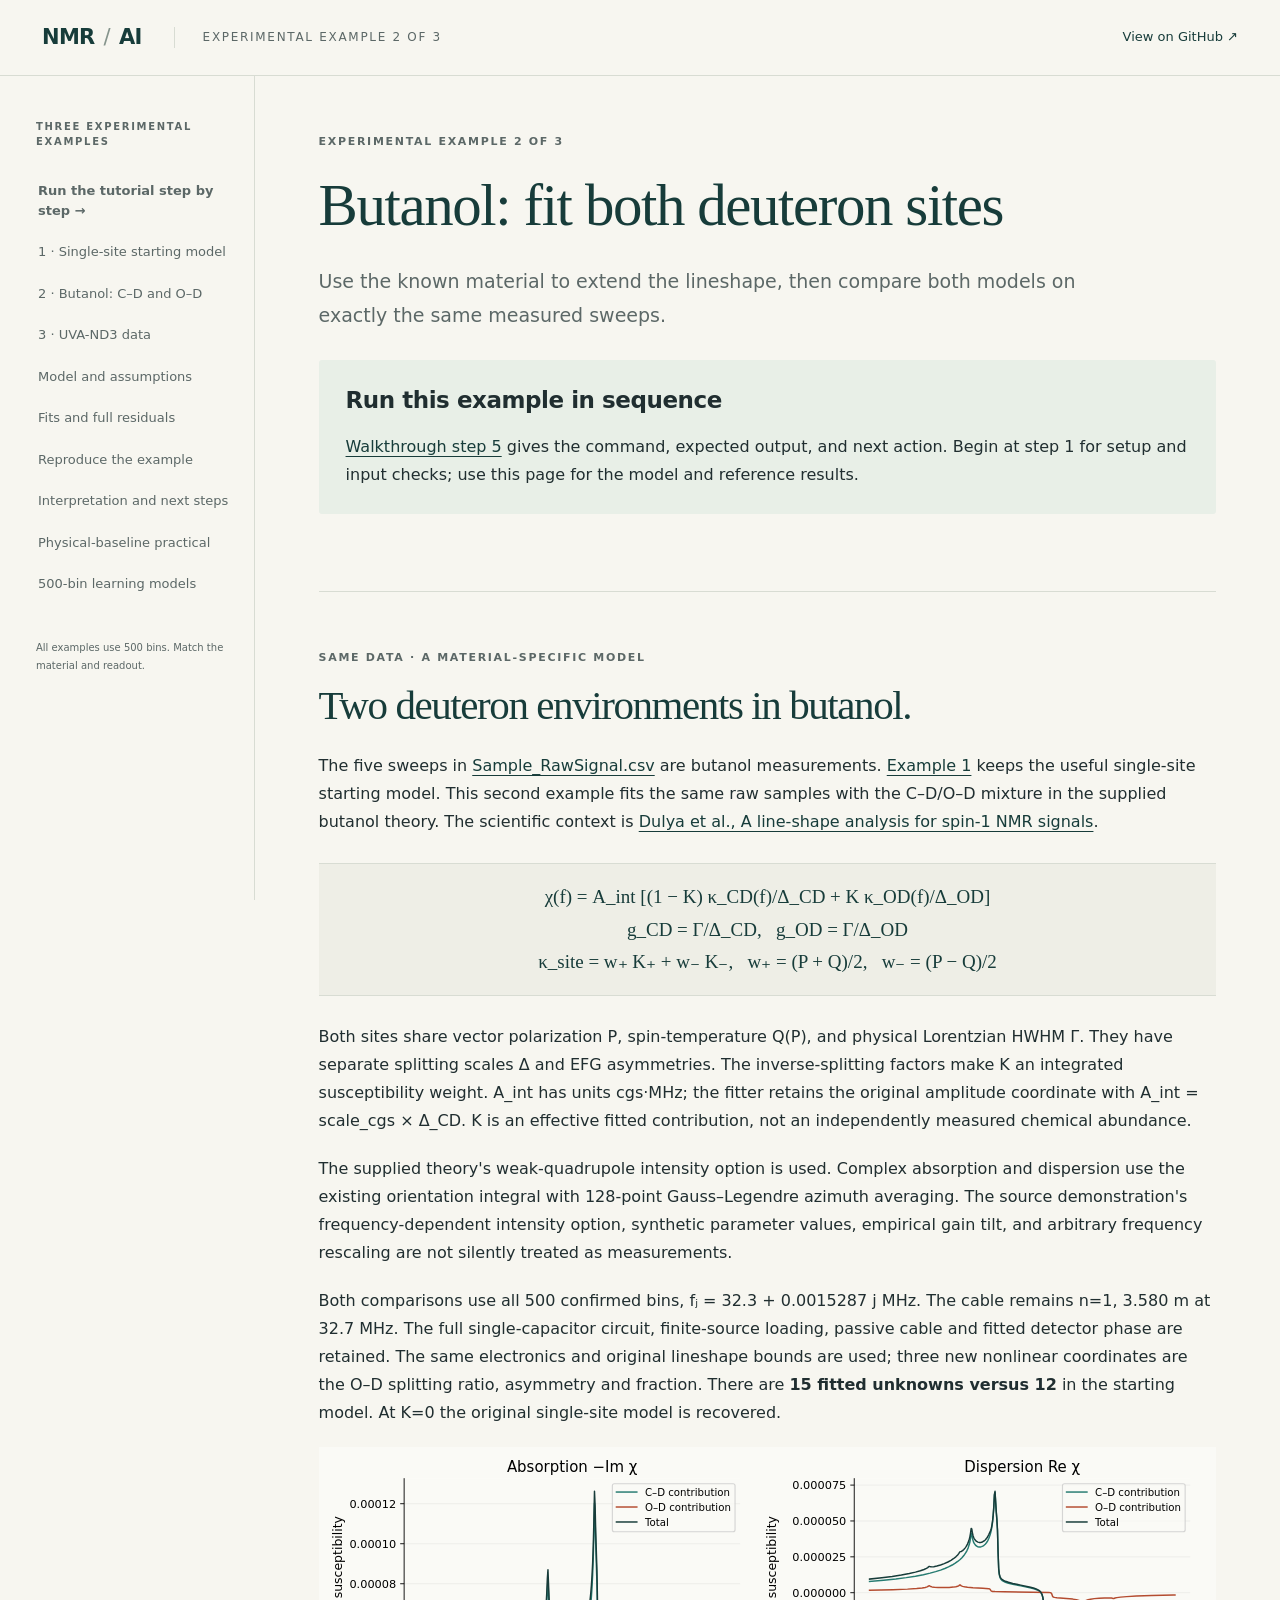
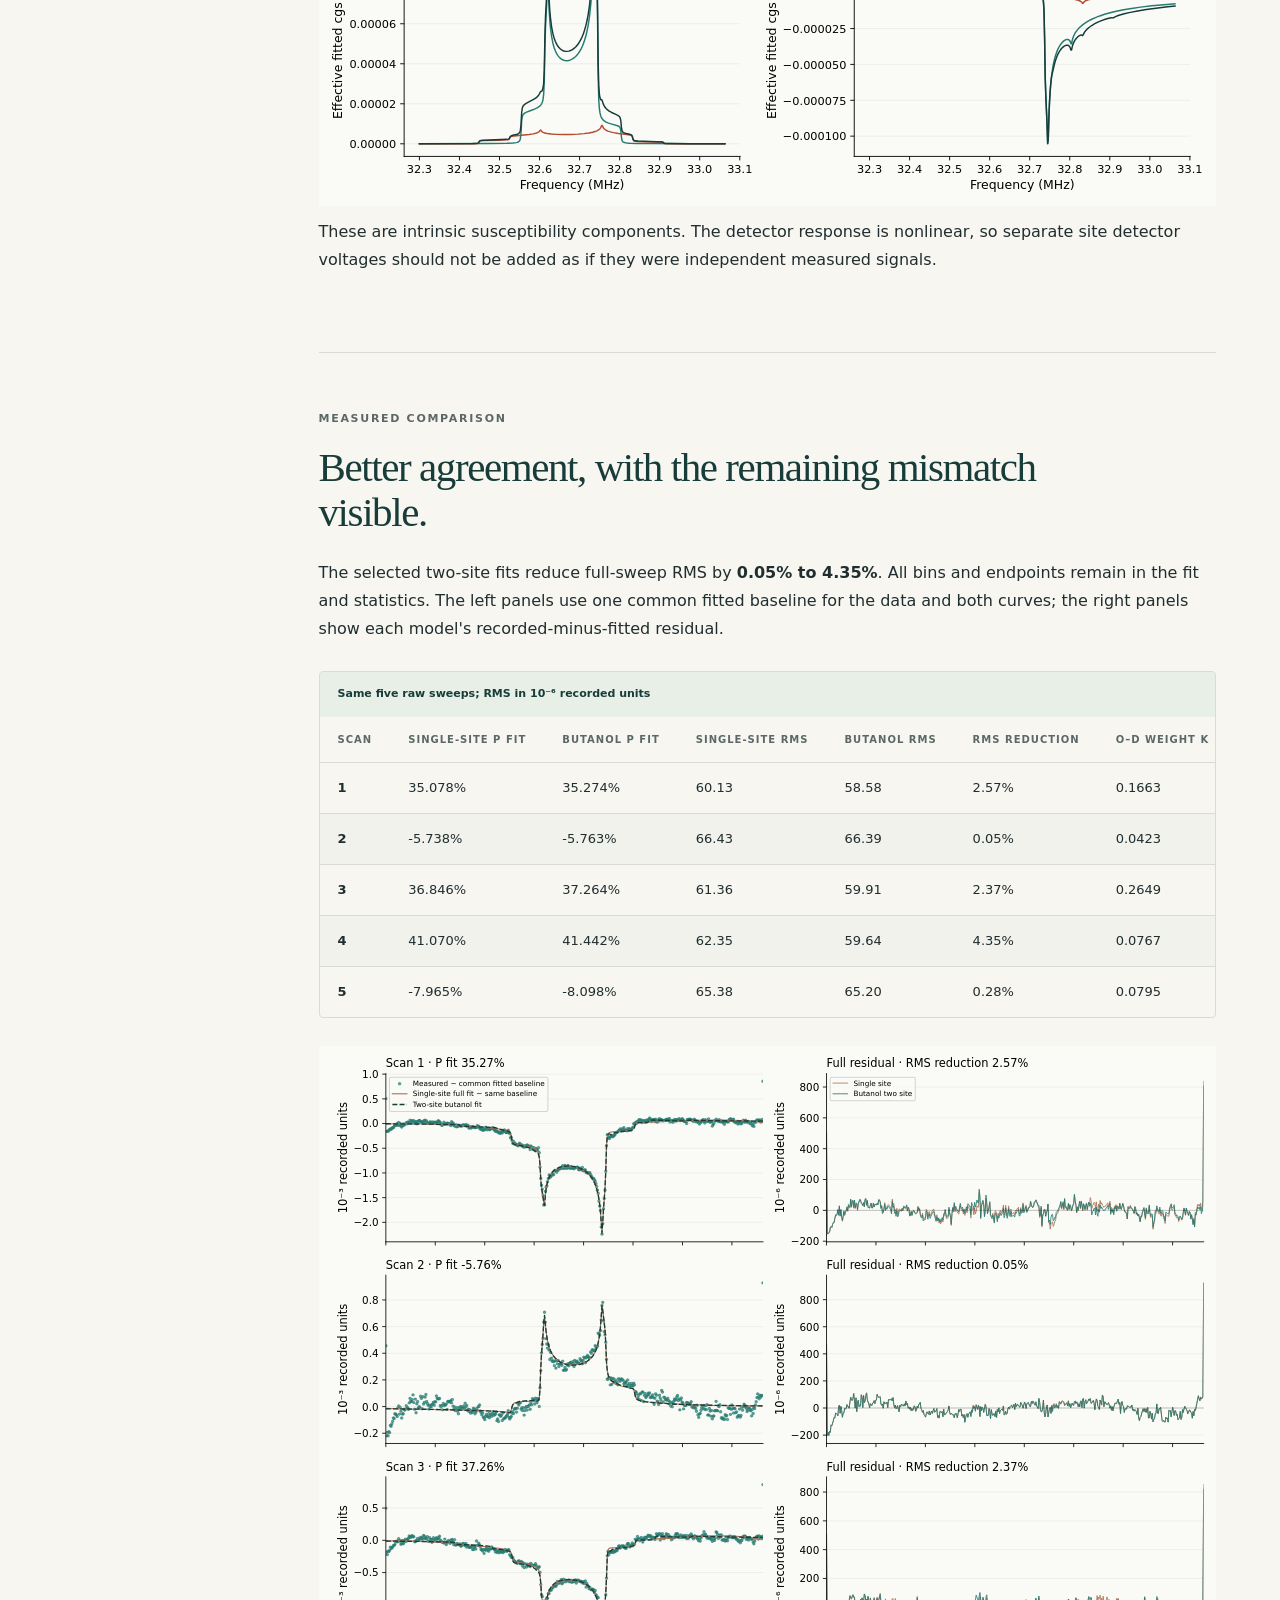
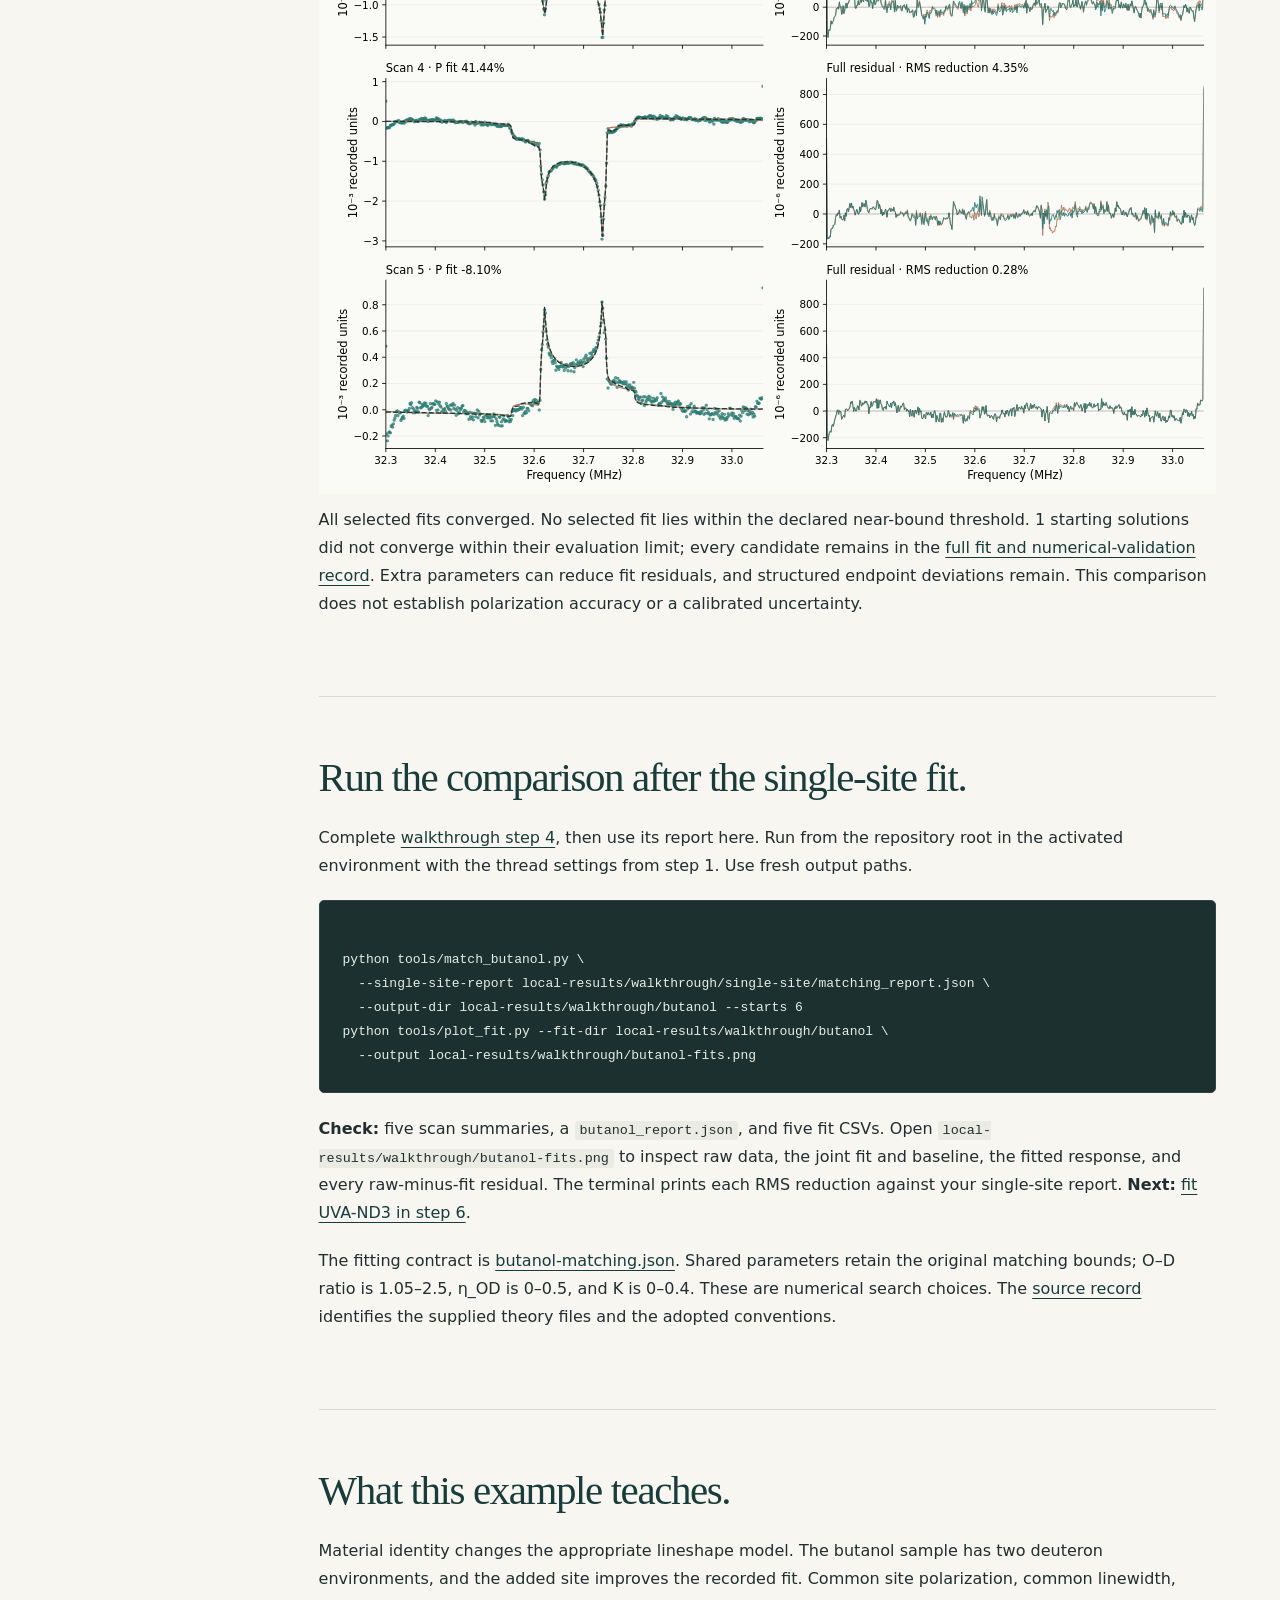
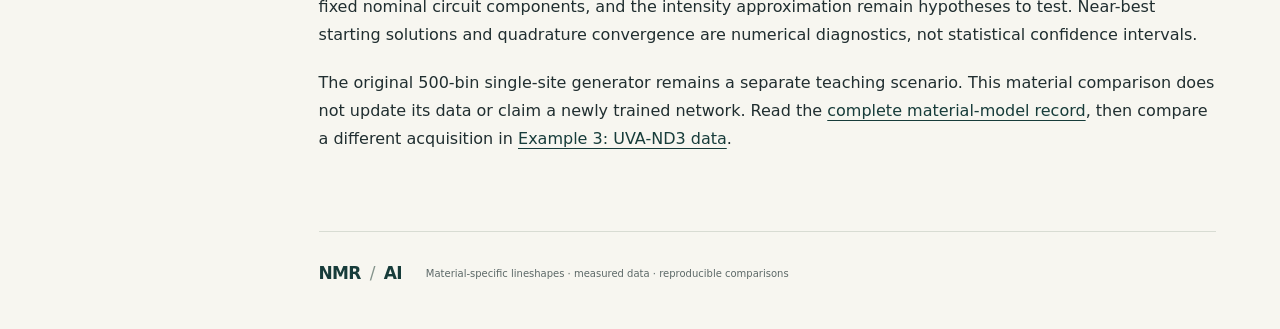
<file: docs/butanol.html>
<!doctype html>
<html lang="en"><head><meta charset="utf-8"><meta name="viewport" content="width=device-width, initial-scale=1"><meta name="description" content="Butanol: fit both deuteron sites"><meta name="theme-color" content="#173c3a"><title>NMR / AI — Butanol: fit both deuteron sites</title><link rel="stylesheet" href="assets/style.css"></head>
<body><a class="skip-link" href="#main">Skip to the practical</a>
<header class="topbar"><a class="brand" href="index.html">NMR <span>/</span> AI</a><span class="topbar-note">Experimental example 2 of 3</span><a class="repo-link" href="https://github.com/zetanaut/NMR-AI">View on GitHub ↗</a></header>
<div class="layout"><aside class="sidebar"><p class="eyebrow">Three experimental examples</p><nav aria-label="Experimental examples"><a href="walkthrough.html"><strong>Run the tutorial step by step →</strong></a><a href="matching.html">1 · Single-site starting model</a><a href="butanol.html">2 · Butanol: C–D and O–D</a><a href="uva-nd3.html">3 · UVA-ND3 data</a><a href="#model">Model and assumptions</a><a href="#results">Fits and full residuals</a><a href="#reproduce">Reproduce the example</a><a href="#limits">Interpretation and next steps</a><a href="baseline.html">Physical-baseline practical</a><a href="index.html#network">500-bin learning models</a></nav><p class="sidebar-footer">All examples use 500 bins. Match the material and readout.</p></aside>
<main id="main"><section class="hero"><p class="eyebrow">Experimental example 2 of 3</p><h1>Butanol: fit both deuteron sites</h1><p class="lede">Use the known material to extend the lineshape, then compare both models on exactly the same measured sweeps.</p><aside class="note"><h3>Run this example in sequence</h3><p><a href="walkthrough.html#butanol">Walkthrough step 5</a> gives the command, expected output, and next action. Begin at step 1 for setup and input checks; use this page for the model and reference results.</p></aside></section>

<section id="model" class="chapter"><p class="eyebrow">Same data · a material-specific model</p><h2>Two deuteron environments in butanol.</h2>
<p>The five sweeps in <a href="https://github.com/zetanaut/NMR-AI/blob/main/examples/Sample_RawSignal.csv">Sample_RawSignal.csv</a> are butanol measurements. <a href="matching.html">Example 1</a> keeps the useful single-site starting model. This second example fits the same raw samples with the C–D/O–D mixture in the supplied butanol theory. The scientific context is <a href="https://doi.org/10.1016/S0168-9002(97)00317-3">Dulya et al., A line-shape analysis for spin-1 NMR signals</a>.</p>
<div class="equation small">χ(f) = A_int [(1 − K) κ_CD(f)/Δ_CD + K κ_OD(f)/Δ_OD]<br>g_CD = Γ/Δ_CD, &nbsp; g_OD = Γ/Δ_OD<br>κ_site = w₊ K₊ + w₋ K₋, &nbsp; w₊ = (P + Q)/2, &nbsp; w₋ = (P − Q)/2</div>
<p>Both sites share vector polarization P, spin-temperature Q(P), and physical Lorentzian HWHM Γ. They have separate splitting scales Δ and EFG asymmetries. The inverse-splitting factors make K an integrated susceptibility weight. A_int has units cgs·MHz; the fitter retains the original amplitude coordinate with A_int = scale_cgs × Δ_CD. K is an effective fitted contribution, not an independently measured chemical abundance.</p>
<p>The supplied theory's weak-quadrupole intensity option is used. Complex absorption and dispersion use the existing orientation integral with 128-point Gauss–Legendre azimuth averaging. The source demonstration's frequency-dependent intensity option, synthetic parameter values, empirical gain tilt, and arbitrary frequency rescaling are not silently treated as measurements.</p>
<p>Both comparisons use all 500 confirmed bins, fⱼ = 32.3 + 0.0015287 j MHz. The cable remains n=1, 3.580 m at 32.7 MHz. The full single-capacitor circuit, finite-source loading, passive cable and fitted detector phase are retained. The same electronics and original lineshape bounds are used; three new nonlinear coordinates are the O–D splitting ratio, asymmetry and fraction. There are <strong>15 fitted unknowns versus 12</strong> in the starting model. At K=0 the original single-site model is recovered.</p>
<div class="baseline-figure-scroll" tabindex="0" role="region" aria-label="C-D and O-D site contributions"><img class="baseline-fit-image" src="assets/butanol-sites.svg" width="1100" height="440" alt="Intrinsic fitted absorption and dispersion for the C-D and O-D sites in scan 1."></div>
<p>These are intrinsic susceptibility components. The detector response is nonlinear, so separate site detector voltages should not be added as if they were independent measured signals.</p></section>
<section id="results" class="chapter"><p class="eyebrow">Measured comparison</p><h2>Better agreement, with the remaining mismatch visible.</h2>
<p>The selected two-site fits reduce full-sweep RMS by <strong>0.05% to 4.35%</strong>. All bins and endpoints remain in the fit and statistics. The left panels use one common fitted baseline for the data and both curves; the right panels show each model's recorded-minus-fitted residual.</p>
<div class="table-wrap"><table><caption>Same five raw sweeps; RMS in 10⁻⁶ recorded units</caption><thead><tr><th>Scan</th><th>Single-site P fit</th><th>Butanol P fit</th><th>Single-site RMS</th><th>Butanol RMS</th><th>RMS reduction</th><th>O–D weight K</th></tr></thead><tbody><tr><td>1</td><td>35.078%</td><td>35.274%</td><td>60.13</td><td>58.58</td><td>2.57%</td><td>0.1663</td></tr><tr><td>2</td><td>-5.738%</td><td>-5.763%</td><td>66.43</td><td>66.39</td><td>0.05%</td><td>0.0423</td></tr><tr><td>3</td><td>36.846%</td><td>37.264%</td><td>61.36</td><td>59.91</td><td>2.37%</td><td>0.2649</td></tr><tr><td>4</td><td>41.070%</td><td>41.442%</td><td>62.35</td><td>59.64</td><td>4.35%</td><td>0.0767</td></tr><tr><td>5</td><td>-7.965%</td><td>-8.098%</td><td>65.38</td><td>65.20</td><td>0.28%</td><td>0.0795</td></tr></tbody></table></div>
<div class="baseline-figure-scroll" tabindex="0" role="region" aria-label="All five butanol fit comparisons and residuals"><img class="baseline-fit-image" src="assets/butanol-comparison.svg" width="1200" height="1400" alt="All five measured butanol signals compared with the single-site and two-site fits, with full residuals."></div>
<p>All selected fits converged. No selected fit lies within the declared near-bound threshold. 1 starting solutions did not converge within their evaluation limit; every candidate remains in the <a href="assets/butanol-matching.json">full fit and numerical-validation record</a>. Extra parameters can reduce fit residuals, and structured endpoint deviations remain. This comparison does not establish polarization accuracy or a calibrated uncertainty.</p></section>
<section id="reproduce" class="chapter"><h2>Run the comparison after the single-site fit.</h2><p>Complete <a href="walkthrough.html#single-site">walkthrough step 4</a>, then use its report here. Run from the repository root in the activated environment with the thread settings from step 1. Use fresh output paths.</p>
<pre><code>python tools/match_butanol.py \
  --single-site-report local-results/walkthrough/single-site/matching_report.json \
  --output-dir local-results/walkthrough/butanol --starts 6
python tools/plot_fit.py --fit-dir local-results/walkthrough/butanol \
  --output local-results/walkthrough/butanol-fits.png</code></pre>
<p><strong>Check:</strong> five scan summaries, a <code>butanol_report.json</code>, and five fit CSVs. Open <code>local-results/walkthrough/butanol-fits.png</code> to inspect raw data, the joint fit and baseline, the fitted response, and every raw-minus-fit residual. The terminal prints each RMS reduction against your single-site report. <strong>Next:</strong> <a href="walkthrough.html#nd3">fit UVA-ND3 in step 6</a>.</p>
<p>The fitting contract is <a href="https://github.com/zetanaut/NMR-AI/blob/main/configs/butanol-matching.json">butanol-matching.json</a>. Shared parameters retain the original matching bounds; O–D ratio is 1.05–2.5, η_OD is 0–0.5, and K is 0–0.4. These are numerical search choices. The <a href="https://github.com/zetanaut/NMR-AI/blob/main/configs/butanol-theory-source.json">source record</a> identifies the supplied theory files and the adopted conventions.</p></section>
<section id="limits" class="chapter"><h2>What this example teaches.</h2><p>Material identity changes the appropriate lineshape model. The butanol sample has two deuteron environments, and the added site improves the recorded fit. Common site polarization, common linewidth, fixed nominal circuit components, and the intensity approximation remain hypotheses to test. Near-best starting solutions and quadrature convergence are numerical diagnostics, not statistical confidence intervals.</p>
<p>The original 500-bin single-site generator remains a separate teaching scenario. This material comparison does not update its data or claim a newly trained network. Read the <a href="https://github.com/zetanaut/NMR-AI/blob/main/docs/reference/material-examples.md">complete material-model record</a>, then compare a different acquisition in <a href="uva-nd3.html">Example 3: UVA-ND3 data</a>.</p></section>
<footer><a class="brand" href="index.html">NMR <span>/</span> AI</a><p>Material-specific lineshapes · measured data · reproducible comparisons</p></footer></main></div></body></html>
</file>
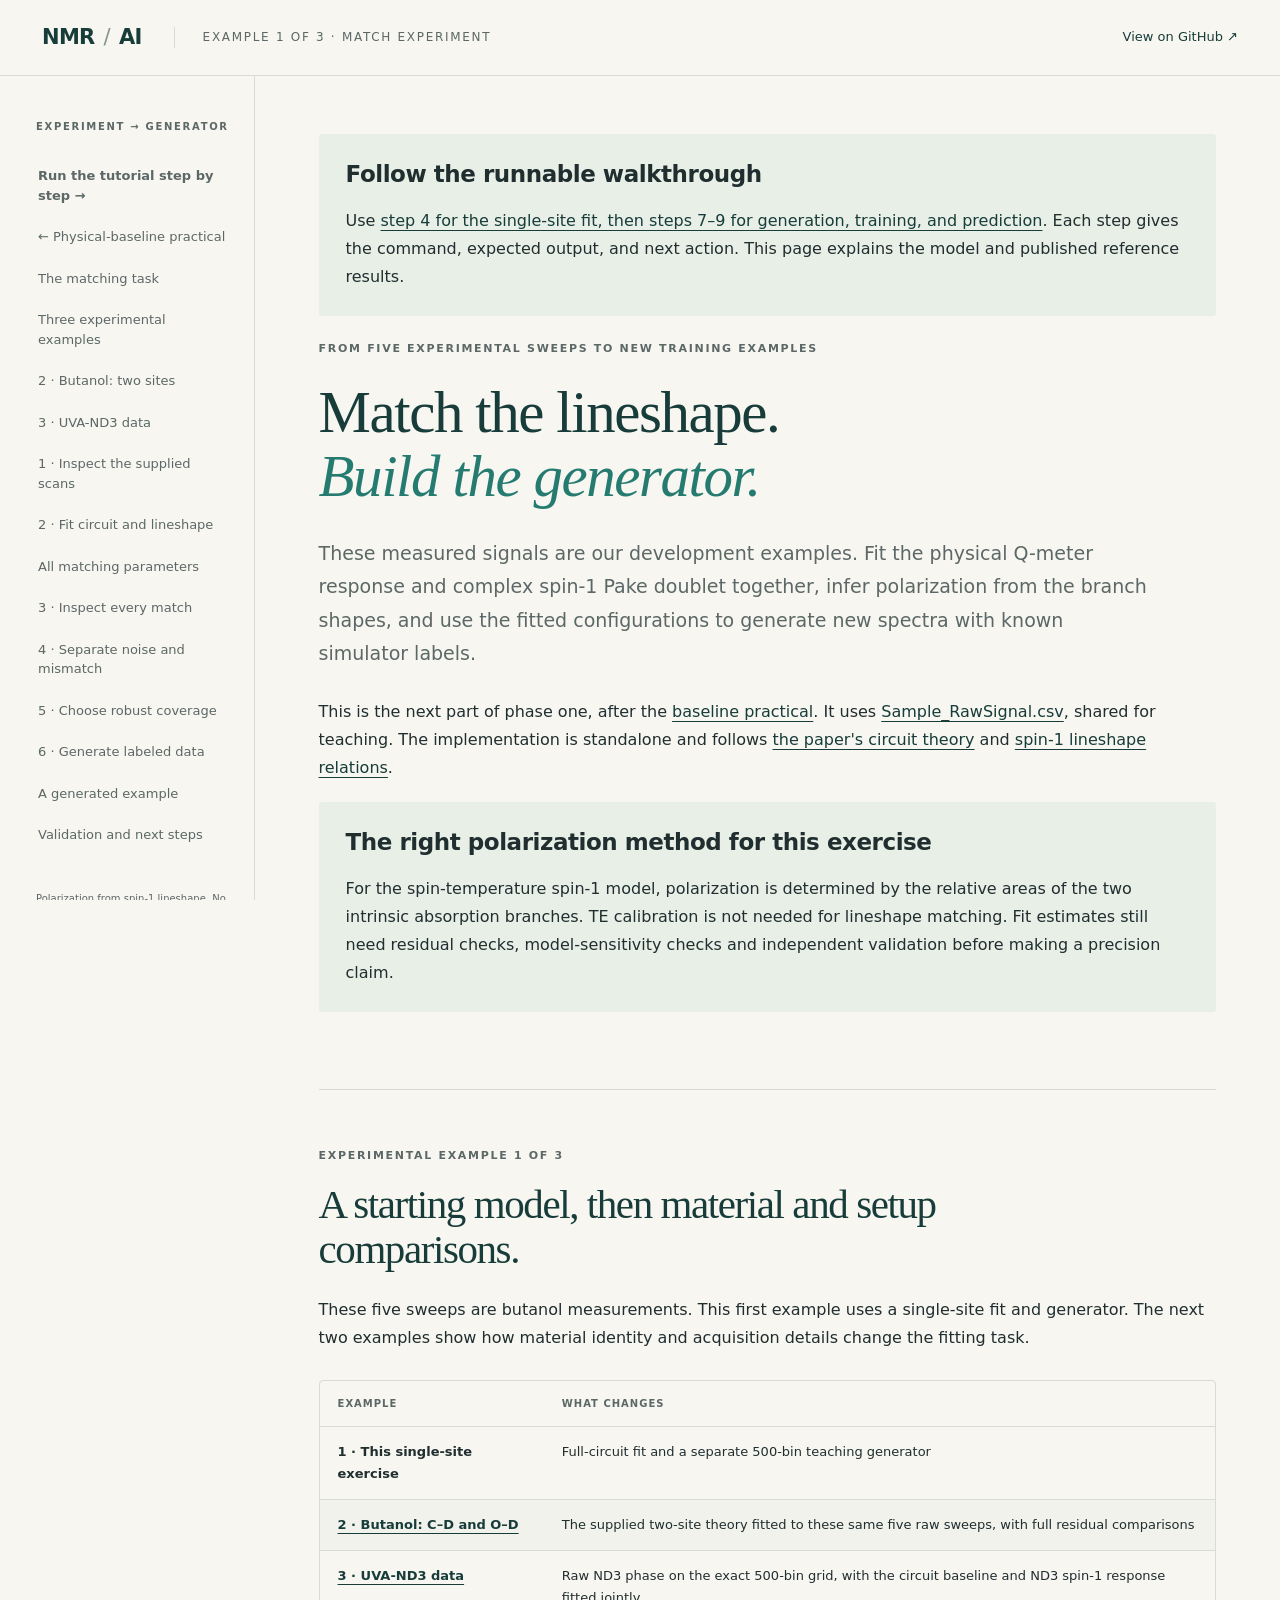
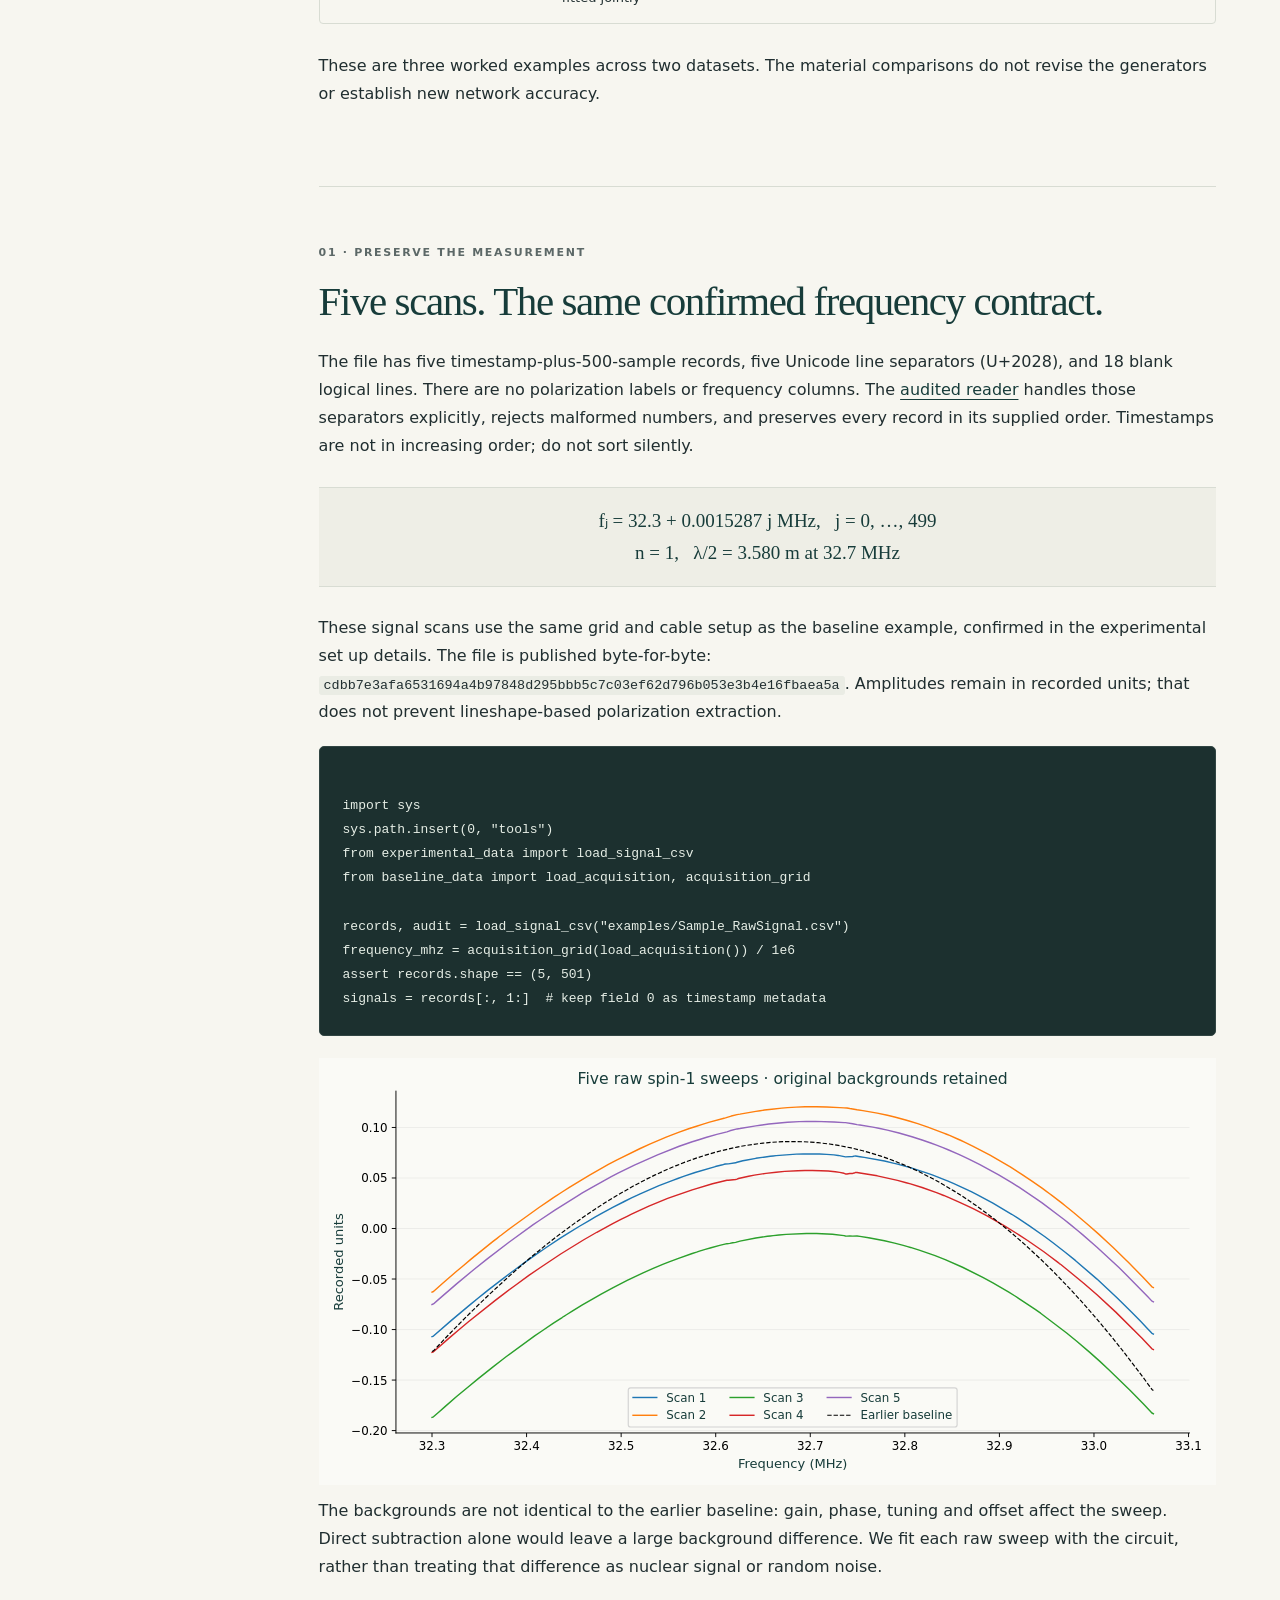
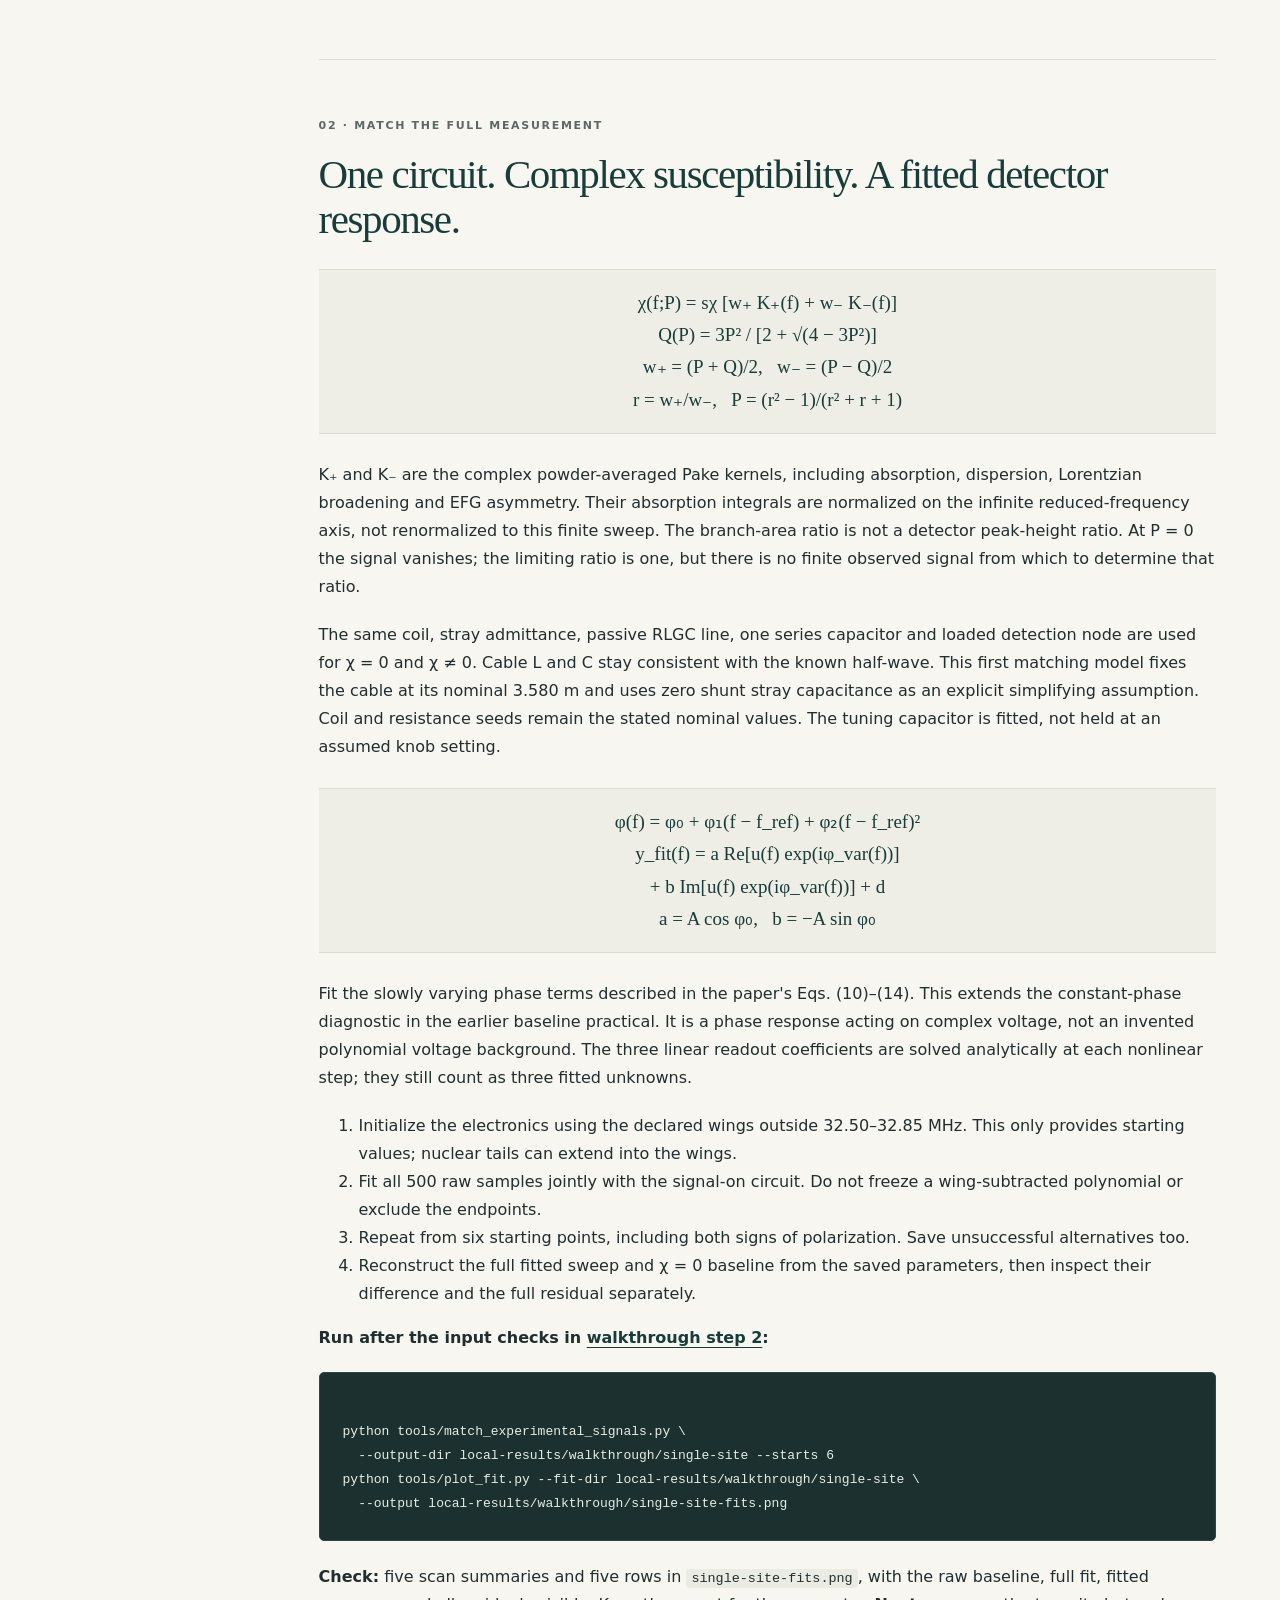
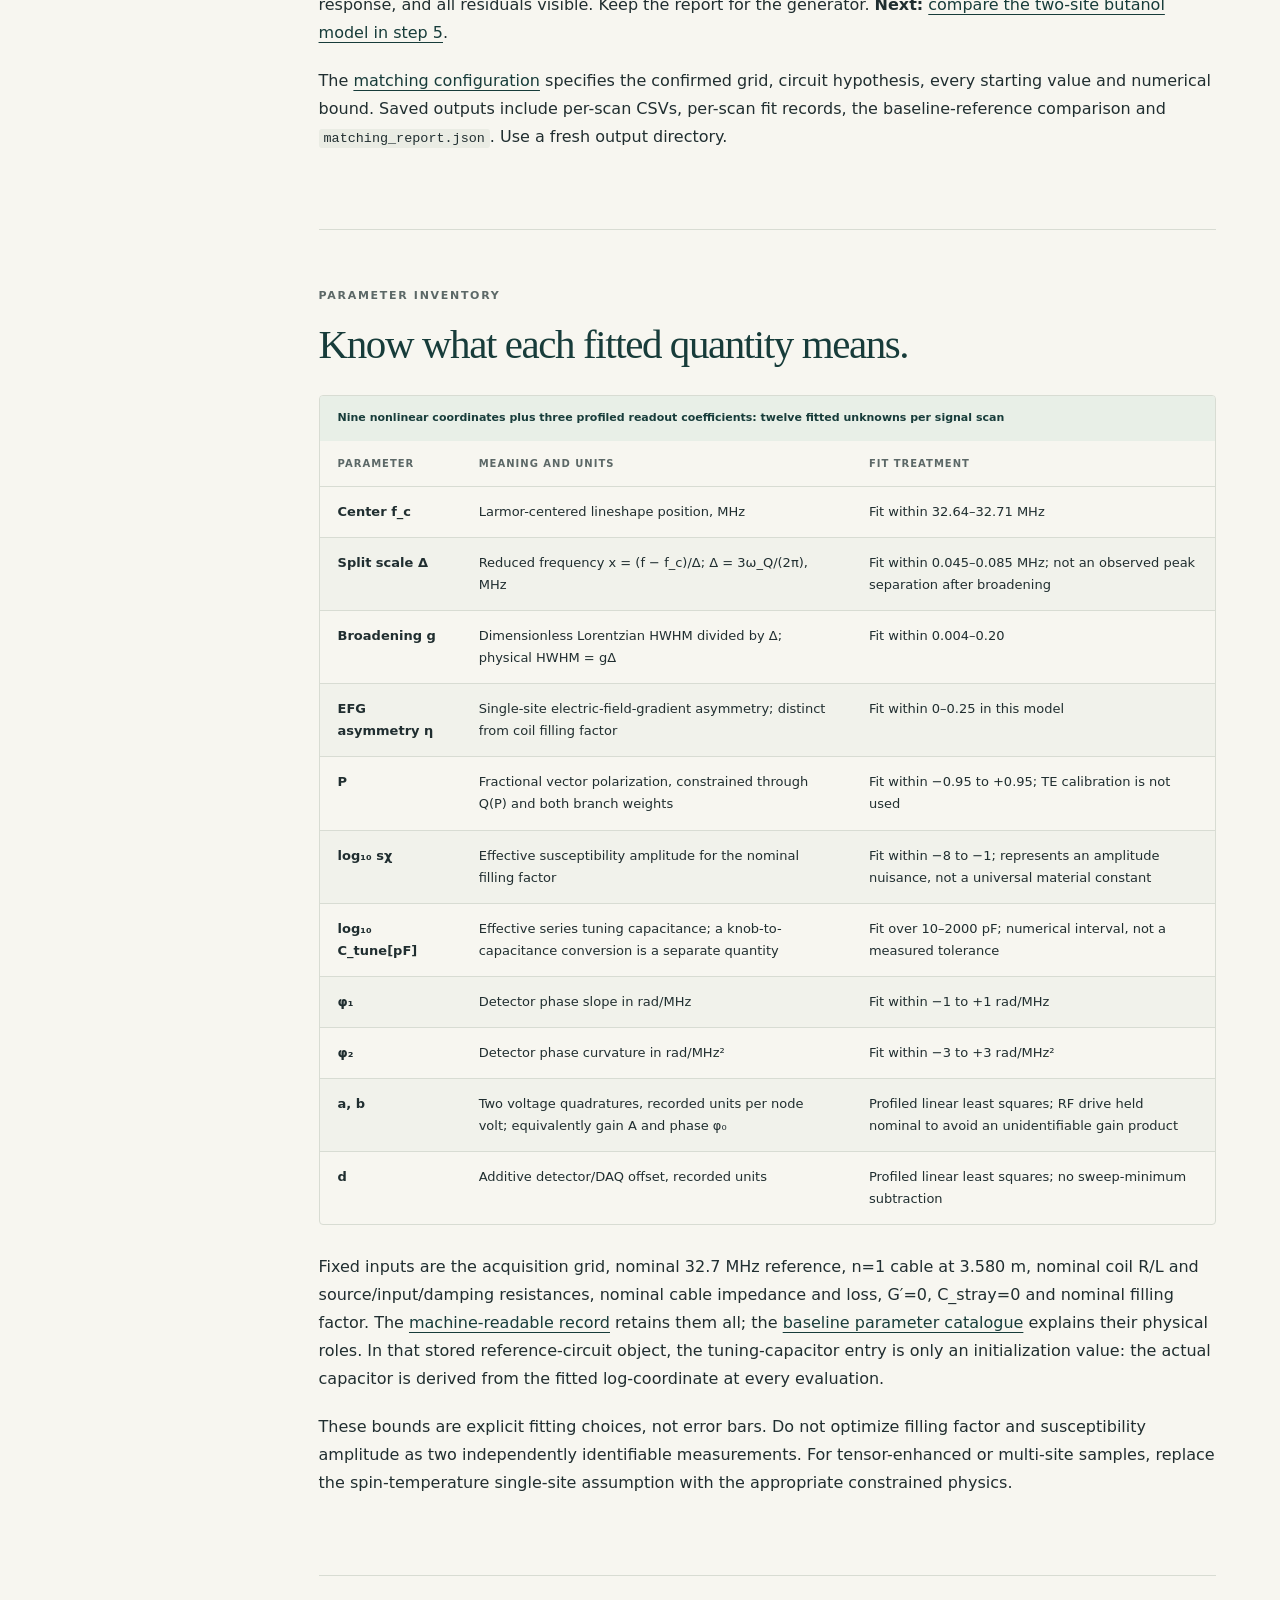
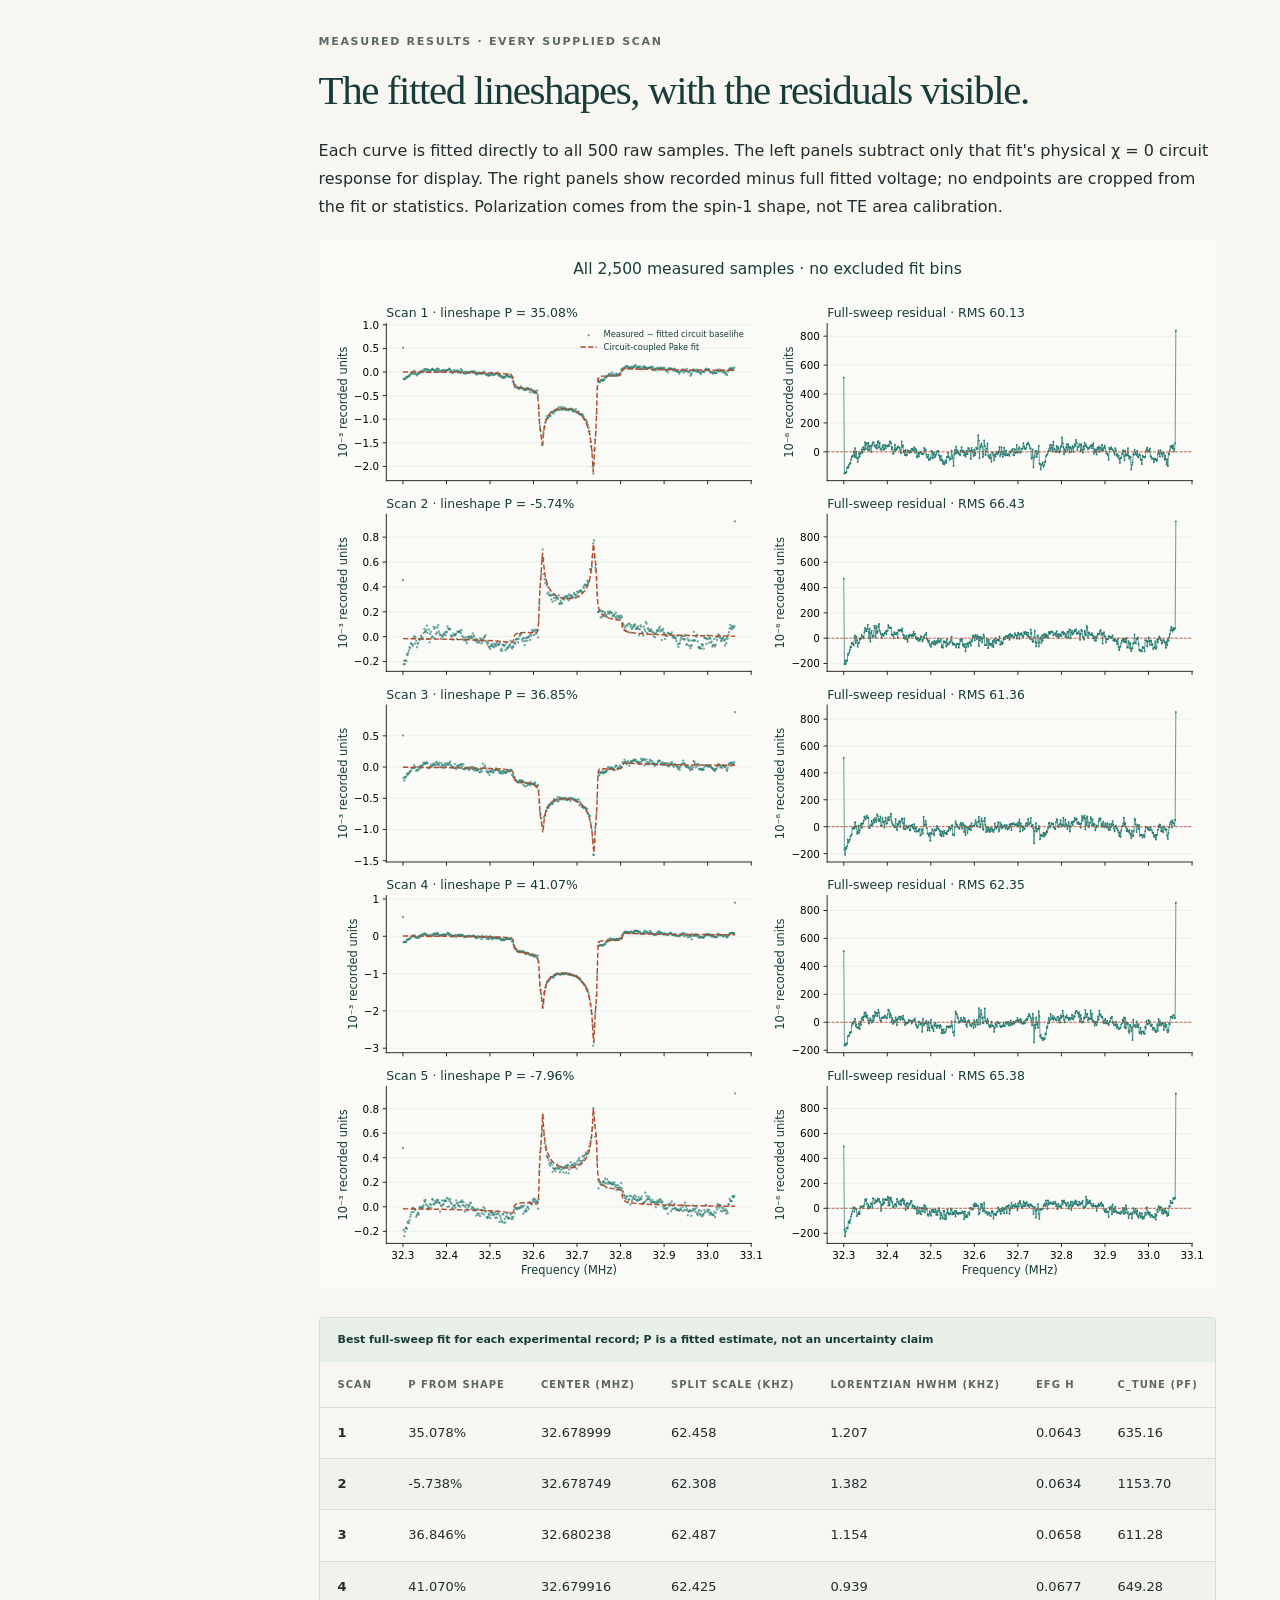
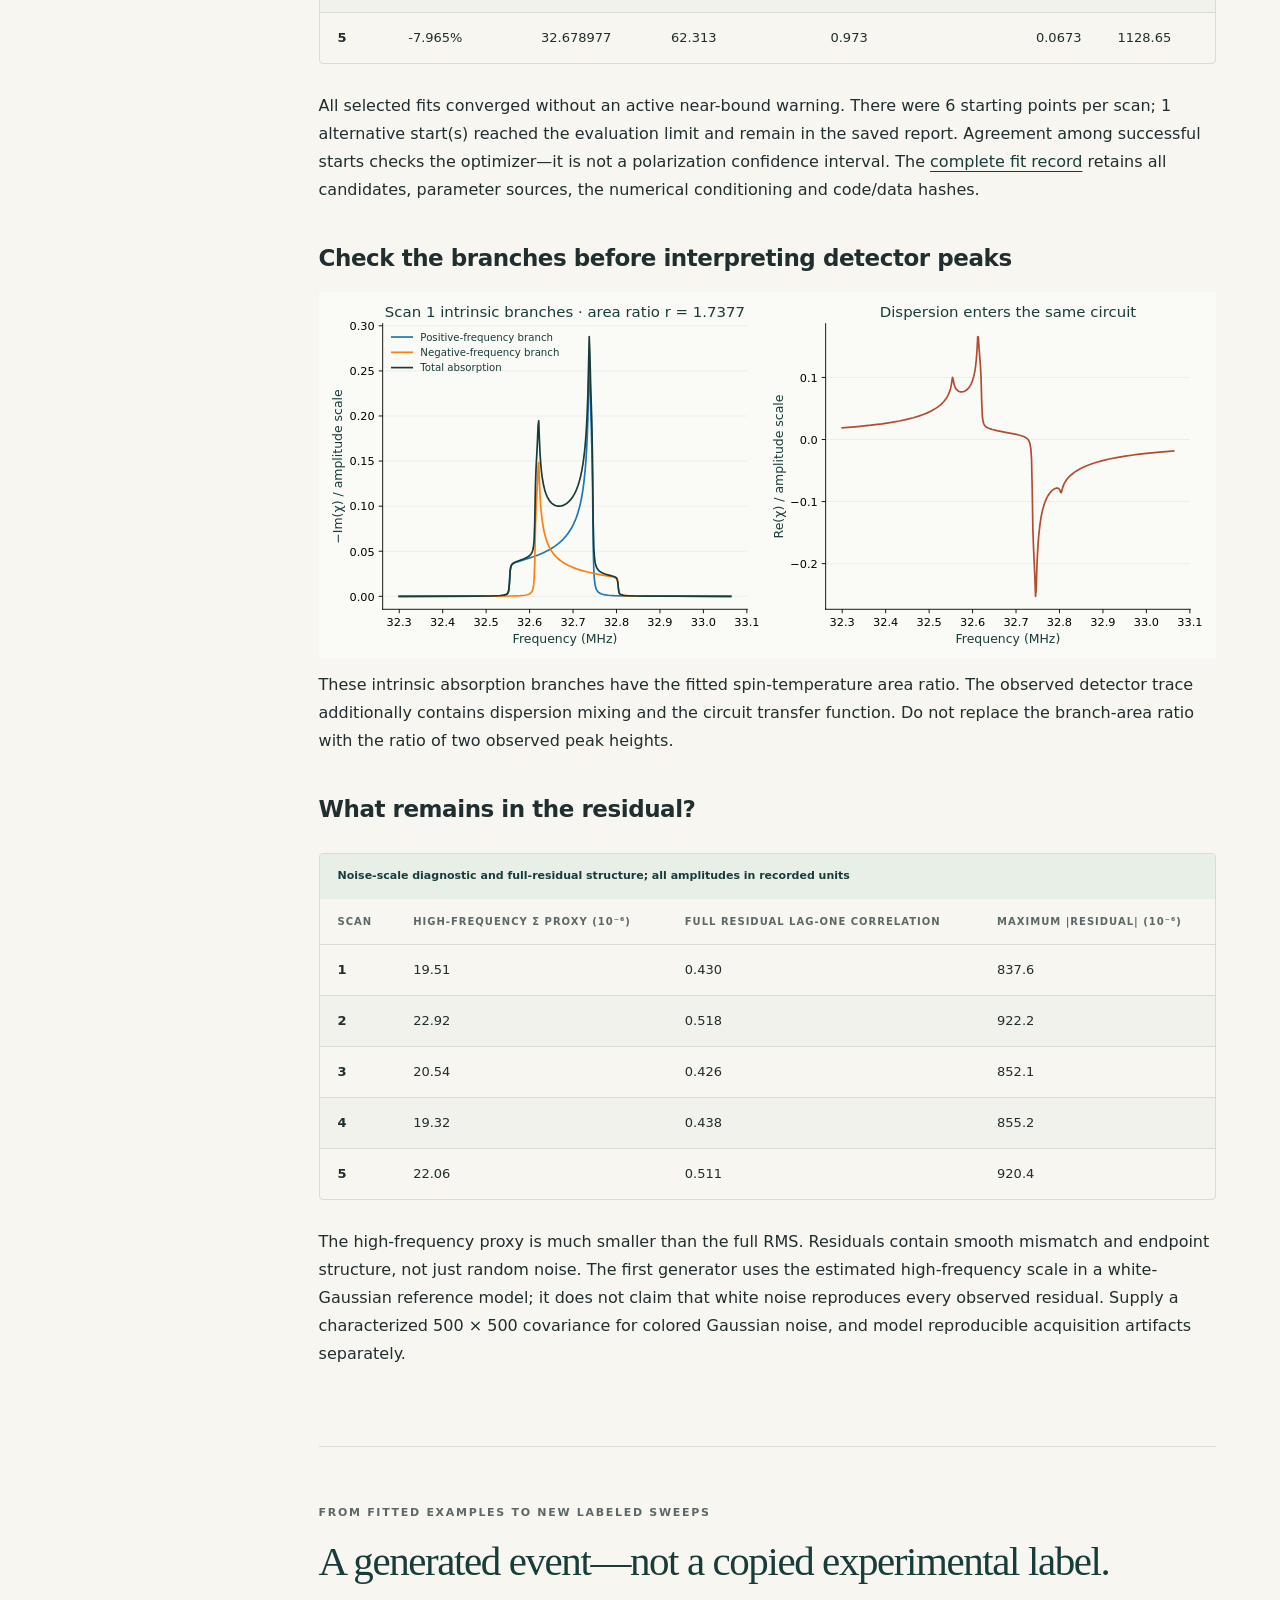
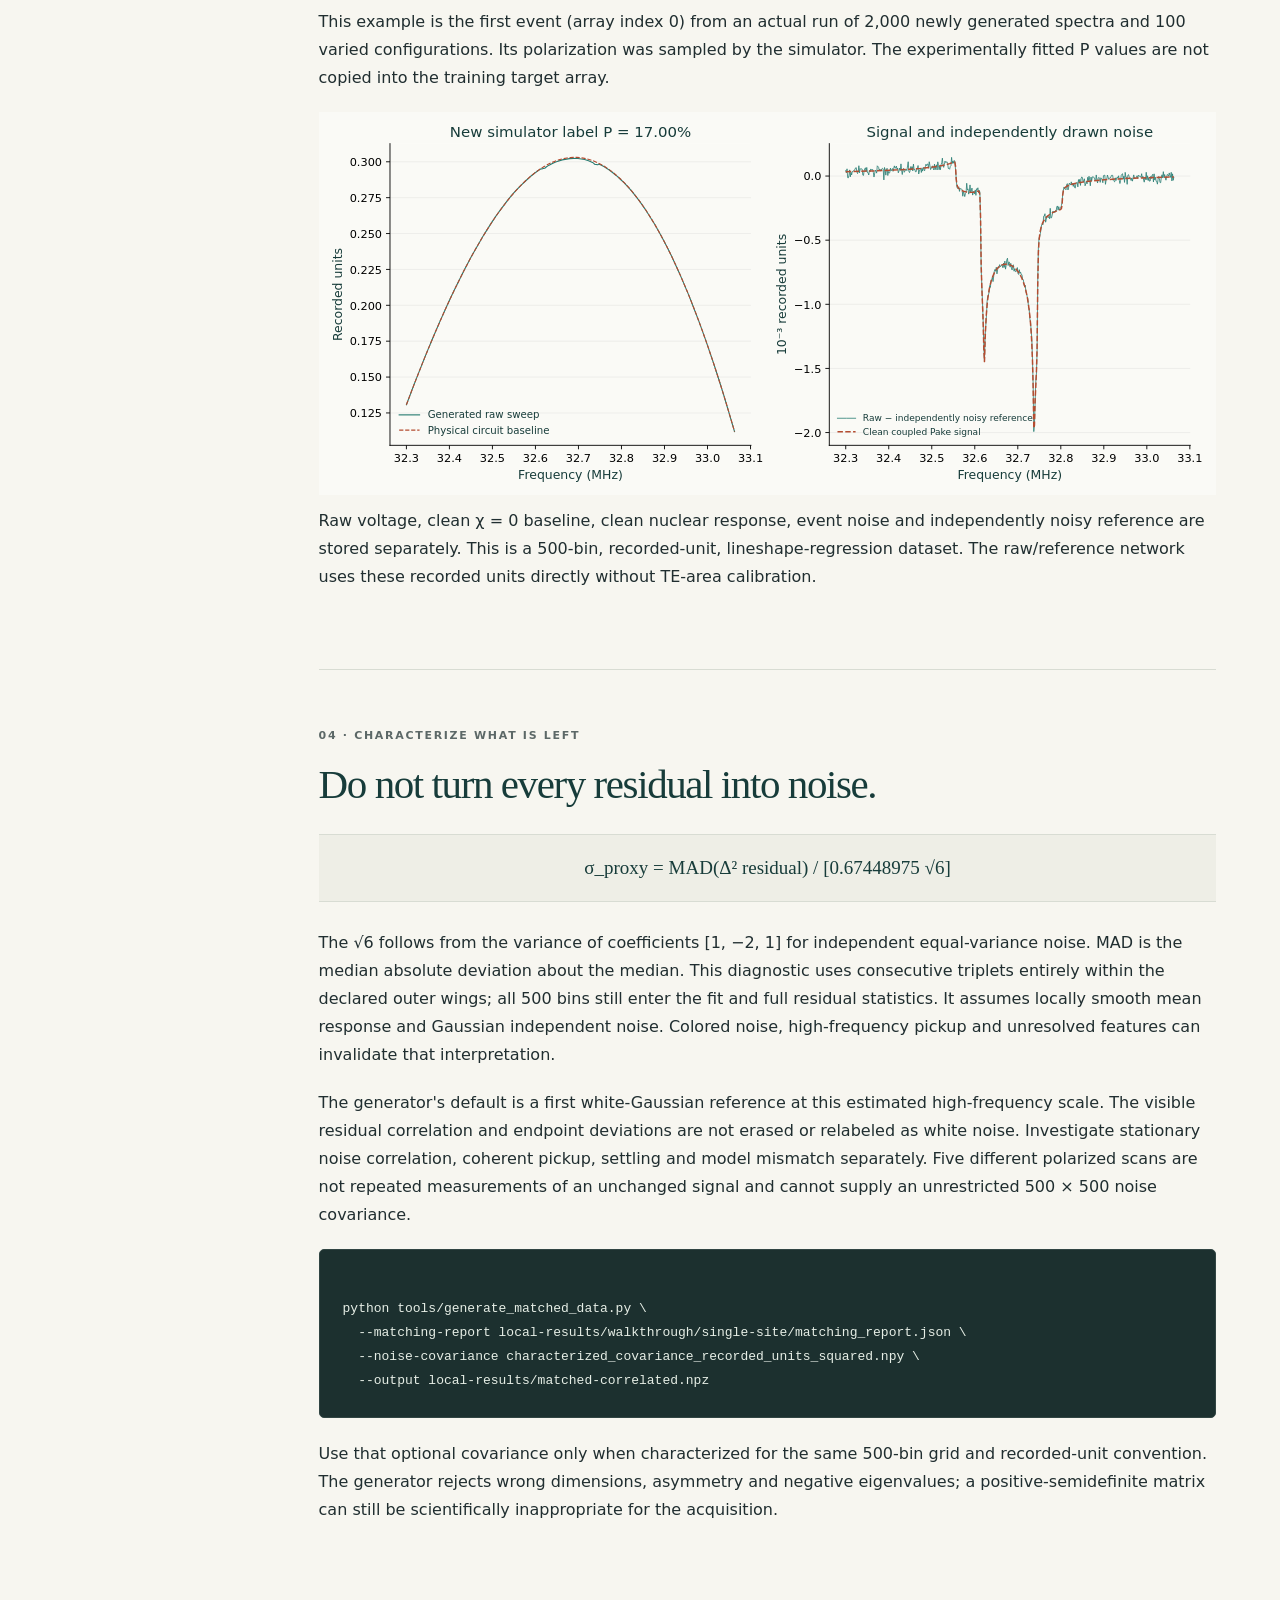
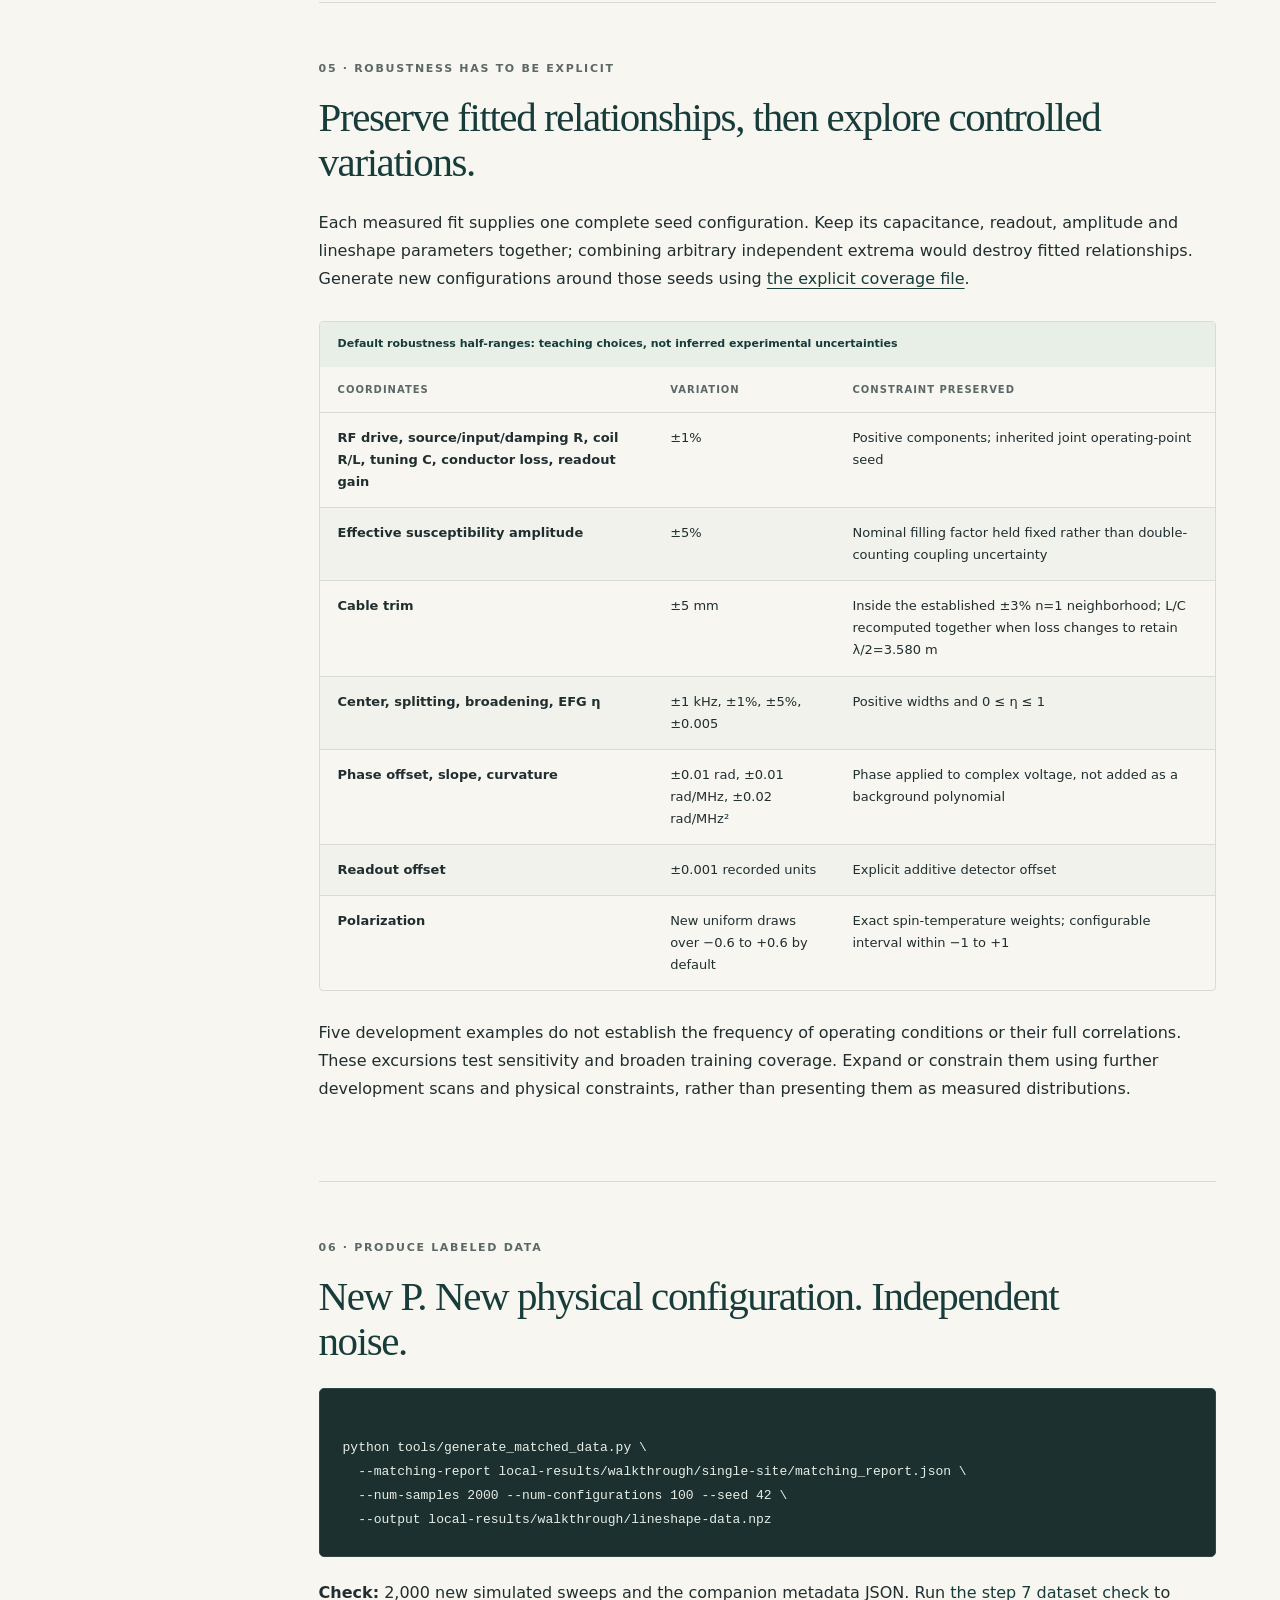
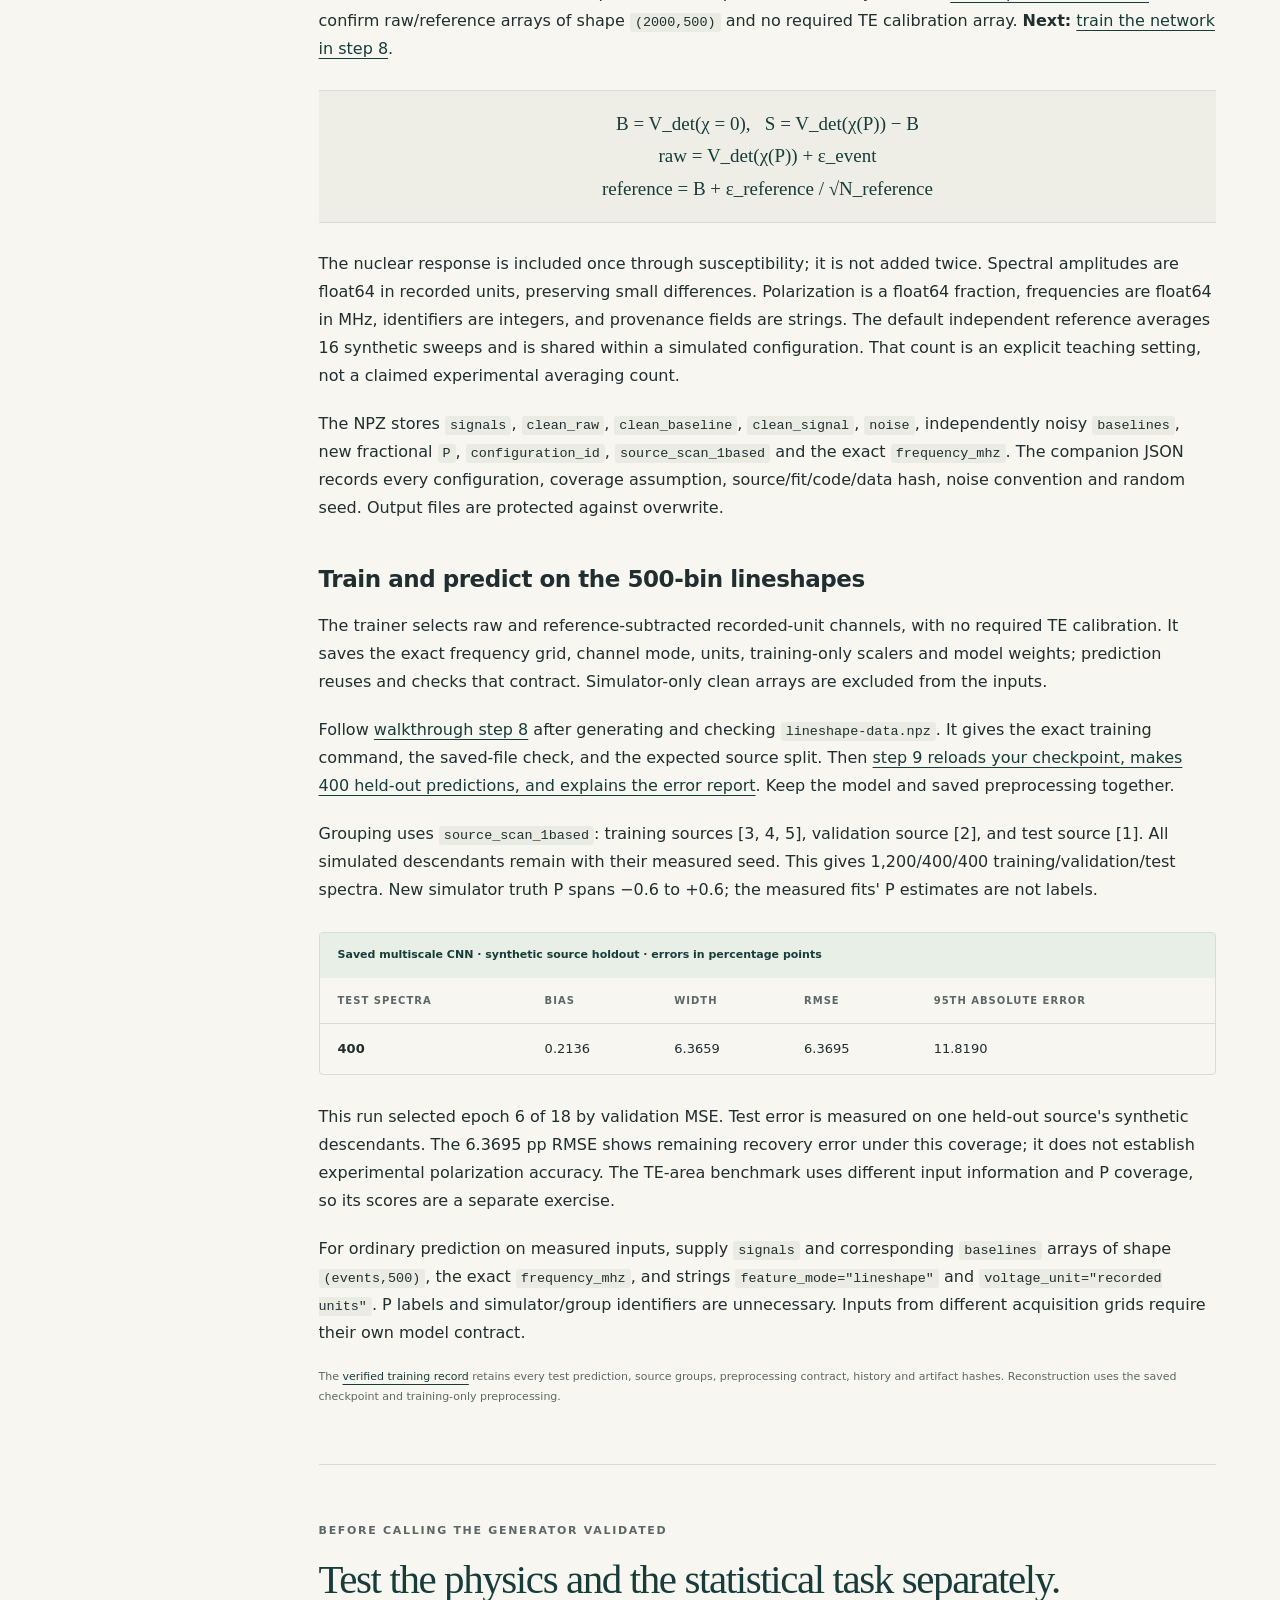
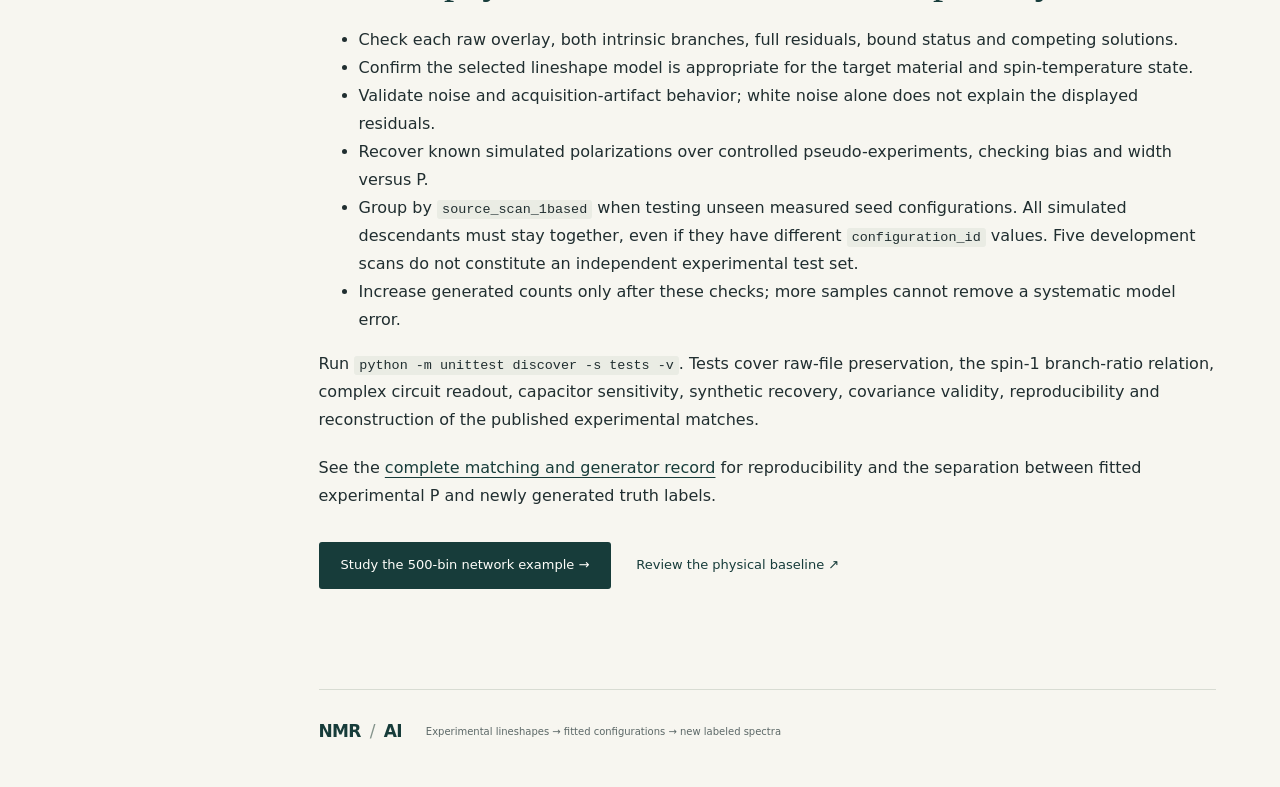
<file: docs/matching.html>
<!doctype html>
<html lang="en">
<head><meta charset="utf-8"><meta name="viewport" content="width=device-width, initial-scale=1"><meta name="description" content="Match real deuteron spin-1 Pake signals and physical Q-meter backgrounds, then generate new labeled training spectra without TE calibration."><meta name="theme-color" content="#173c3a"><title>NMR / AI — Match experimental spin-1 spectra</title><link rel="stylesheet" href="assets/style.css"></head>
<body>
<a class="skip-link" href="#main">Skip to the practical</a>
<header class="topbar"><a class="brand" href="index.html">NMR <span>/</span> AI</a><span class="topbar-note">Example 1 of 3 · Match experiment</span><a class="repo-link" href="https://github.com/zetanaut/NMR-AI">View on GitHub ↗</a></header>
<div class="layout"><aside class="sidebar"><p class="eyebrow">Experiment → generator</p><nav aria-label="Practical sections"><a href="walkthrough.html"><strong>Run the tutorial step by step →</strong></a><a href="baseline.html">← Physical-baseline practical</a><a href="#start">The matching task</a><a href="#examples">Three experimental examples</a><a href="butanol.html">2 · Butanol: two sites</a><a href="uva-nd3.html">3 · UVA-ND3 data</a><a href="#data">1 · Inspect the supplied scans</a><a href="#model">2 · Fit circuit and lineshape</a><a href="#parameters">All matching parameters</a><a href="#results">3 · Inspect every match</a><a href="#noise">4 · Separate noise and mismatch</a><a href="#coverage">5 · Choose robust coverage</a><a href="#generate">6 · Generate labeled data</a><a href="#generated-example">A generated example</a><a href="#validation">Validation and next steps</a></nav><p class="sidebar-footer">Polarization from spin-1 lineshape. No TE calibration required.</p></aside>
<main id="main">
<section id="start" class="hero"><aside class="note"><h3>Follow the runnable walkthrough</h3><p>Use <a href="walkthrough.html#single-site">step 4 for the single-site fit, then steps 7–9 for generation, training, and prediction</a>. Each step gives the command, expected output, and next action. This page explains the model and published reference results.</p></aside><p class="eyebrow">From five experimental sweeps to new training examples</p><h1>Match the lineshape.<br><em>Build the generator.</em></h1><p class="lede">These measured signals are our development examples. Fit the physical Q-meter response and complex spin-1 Pake doublet together, infer polarization from the branch shapes, and use the fitted configurations to generate new spectra with known simulator labels.</p>
<p>This is the next part of phase one, after the <a href="baseline.html">baseline practical</a>. It uses <a href="https://github.com/zetanaut/NMR-AI/blob/main/examples/Sample_RawSignal.csv">Sample_RawSignal.csv</a>, shared for teaching. The implementation is standalone and follows <a href="https://arxiv.org/pdf/2603.10146#page=4">the paper's circuit theory</a> and <a href="https://arxiv.org/pdf/2603.10146#page=7">spin-1 lineshape relations</a>.</p>
<aside class="note"><h3>The right polarization method for this exercise</h3><p>For the spin-temperature spin-1 model, polarization is determined by the relative areas of the two intrinsic absorption branches. TE calibration is not needed for lineshape matching. Fit estimates still need residual checks, model-sensitivity checks and independent validation before making a precision claim.</p></aside>
</section>

<section id="examples" class="chapter"><p class="eyebrow">Experimental example 1 of 3</p><h2>A starting model, then material and setup comparisons.</h2>
<p>These five sweeps are butanol measurements. This first example uses a single-site fit and generator. The next two examples show how material identity and acquisition details change the fitting task.</p>
<div class="table-wrap"><table><thead><tr><th>Example</th><th>What changes</th></tr></thead><tbody><tr><td>1 · This single-site exercise</td><td>Full-circuit fit and a separate 500-bin teaching generator</td></tr><tr><td><a href="butanol.html">2 · Butanol: C–D and O–D</a></td><td>The supplied two-site theory fitted to these same five raw sweeps, with full residual comparisons</td></tr><tr><td><a href="uva-nd3.html">3 · UVA-ND3 data</a></td><td>Raw ND3 phase on the exact 500-bin grid, with the circuit baseline and ND3 spin-1 response fitted jointly</td></tr></tbody></table></div>
<p>These are three worked examples across two datasets. The material comparisons do not revise the generators or establish new network accuracy.</p></section>

<section id="data" class="chapter"><p class="eyebrow">01 · Preserve the measurement</p><h2>Five scans. The same confirmed frequency contract.</h2>
<p>The file has five timestamp-plus-500-sample records, five Unicode line separators (U+2028), and 18 blank logical lines. There are no polarization labels or frequency columns. The <a href="https://github.com/zetanaut/NMR-AI/blob/main/tools/experimental_data.py">audited reader</a> handles those separators explicitly, rejects malformed numbers, and preserves every record in its supplied order. Timestamps are not in increasing order; do not sort silently.</p>
<div class="equation small">fⱼ = 32.3 + 0.0015287 j MHz, &nbsp; j = 0, …, 499<br>n = 1, &nbsp; λ/2 = 3.580 m at 32.7 MHz</div>
<p>These signal scans use the same grid and cable setup as the baseline example, confirmed in the experimental set up details. The file is published byte-for-byte: <code>cdbb7e3afa6531694a4b97848d295bbb5c7c03ef62d796b053e3b4e16fbaea5a</code>. Amplitudes remain in recorded units; that does not prevent lineshape-based polarization extraction.</p>
<pre><code>import sys
sys.path.insert(0, "tools")
from experimental_data import load_signal_csv
from baseline_data import load_acquisition, acquisition_grid

records, audit = load_signal_csv("examples/Sample_RawSignal.csv")
frequency_mhz = acquisition_grid(load_acquisition()) / 1e6
assert records.shape == (5, 501)
signals = records[:, 1:]  # keep field 0 as timestamp metadata</code></pre>
<div class="baseline-figure-scroll" tabindex="0" role="region" aria-label="Five measured raw sweeps; scroll horizontally on small screens"><img class="baseline-fit-image" src="assets/experimental-raw-signals.svg" width="1050" height="500" alt="Five experimental raw sweeps and the earlier measured baseline on the confirmed frequency axis."></div>
<p>The backgrounds are not identical to the earlier baseline: gain, phase, tuning and offset affect the sweep. Direct subtraction alone would leave a large background difference. We fit each raw sweep with the circuit, rather than treating that difference as nuclear signal or random noise.</p>
</section>

<section id="model" class="chapter"><p class="eyebrow">02 · Match the full measurement</p><h2>One circuit. Complex susceptibility. A fitted detector response.</h2>
<div class="equation small">χ(f;P) = sχ [w₊ K₊(f) + w₋ K₋(f)]<br>Q(P) = 3P² / [2 + √(4 − 3P²)]<br>w₊ = (P + Q)/2, &nbsp; w₋ = (P − Q)/2<br>r = w₊/w₋, &nbsp; P = (r² − 1)/(r² + r + 1)</div>
<p>K₊ and K₋ are the complex powder-averaged Pake kernels, including absorption, dispersion, Lorentzian broadening and EFG asymmetry. Their absorption integrals are normalized on the infinite reduced-frequency axis, not renormalized to this finite sweep. The branch-area ratio is not a detector peak-height ratio. At P = 0 the signal vanishes; the limiting ratio is one, but there is no finite observed signal from which to determine that ratio.</p>
<p>The same coil, stray admittance, passive RLGC line, one series capacitor and loaded detection node are used for χ = 0 and χ ≠ 0. Cable L and C stay consistent with the known half-wave. This first matching model fixes the cable at its nominal 3.580 m and uses zero shunt stray capacitance as an explicit simplifying assumption. Coil and resistance seeds remain the stated nominal values. The tuning capacitor is fitted, not held at an assumed knob setting.</p>
<div class="equation small">φ(f) = φ₀ + φ₁(f − f_ref) + φ₂(f − f_ref)²<br>y_fit(f) = a Re[u(f) exp(iφ_var(f))]<br>+ b Im[u(f) exp(iφ_var(f))] + d<br>a = A cos φ₀, &nbsp; b = −A sin φ₀</div>
<p>Fit the slowly varying phase terms described in the paper's Eqs. (10)–(14). This extends the constant-phase diagnostic in the earlier baseline practical. It is a phase response acting on complex voltage, not an invented polynomial voltage background. The three linear readout coefficients are solved analytically at each nonlinear step; they still count as three fitted unknowns.</p>
<ol><li>Initialize the electronics using the declared wings outside 32.50–32.85 MHz. This only provides starting values; nuclear tails can extend into the wings.</li><li>Fit all 500 raw samples jointly with the signal-on circuit. Do not freeze a wing-subtracted polynomial or exclude the endpoints.</li><li>Repeat from six starting points, including both signs of polarization. Save unsuccessful alternatives too.</li><li>Reconstruct the full fitted sweep and χ = 0 baseline from the saved parameters, then inspect their difference and the full residual separately.</li></ol>
<p><strong>Run after the input checks in <a href="walkthrough.html#inspect">walkthrough step 2</a>:</strong></p>
<pre><code>python tools/match_experimental_signals.py \
  --output-dir local-results/walkthrough/single-site --starts 6
python tools/plot_fit.py --fit-dir local-results/walkthrough/single-site \
  --output local-results/walkthrough/single-site-fits.png</code></pre>
<p><strong>Check:</strong> five scan summaries and five rows in <code>single-site-fits.png</code>, with the raw baseline, full fit, fitted response, and all residuals visible. Keep the report for the generator. <strong>Next:</strong> <a href="walkthrough.html#butanol">compare the two-site butanol model in step 5</a>.</p>
<p>The <a href="https://github.com/zetanaut/NMR-AI/blob/main/configs/experimental-matching.json">matching configuration</a> specifies the confirmed grid, circuit hypothesis, every starting value and numerical bound. Saved outputs include per-scan CSVs, per-scan fit records, the baseline-reference comparison and <code>matching_report.json</code>. Use a fresh output directory.</p>
</section>

<section id="parameters" class="chapter"><p class="eyebrow">Parameter inventory</p><h2>Know what each fitted quantity means.</h2>
<div class="table-wrap"><table><caption>Nine nonlinear coordinates plus three profiled readout coefficients: twelve fitted unknowns per signal scan</caption><thead><tr><th>Parameter</th><th>Meaning and units</th><th>Fit treatment</th></tr></thead><tbody>
<tr><td>Center f_c</td><td>Larmor-centered lineshape position, MHz</td><td>Fit within 32.64–32.71 MHz</td></tr>
<tr><td>Split scale Δ</td><td>Reduced frequency x = (f − f_c)/Δ; Δ = 3ω_Q/(2π), MHz</td><td>Fit within 0.045–0.085 MHz; not an observed peak separation after broadening</td></tr>
<tr><td>Broadening g</td><td>Dimensionless Lorentzian HWHM divided by Δ; physical HWHM = gΔ</td><td>Fit within 0.004–0.20</td></tr>
<tr><td>EFG asymmetry η</td><td>Single-site electric-field-gradient asymmetry; distinct from coil filling factor</td><td>Fit within 0–0.25 in this model</td></tr>
<tr><td>P</td><td>Fractional vector polarization, constrained through Q(P) and both branch weights</td><td>Fit within −0.95 to +0.95; TE calibration is not used</td></tr>
<tr><td>log₁₀ sχ</td><td>Effective susceptibility amplitude for the nominal filling factor</td><td>Fit within −8 to −1; represents an amplitude nuisance, not a universal material constant</td></tr>
<tr><td>log₁₀ C_tune[pF]</td><td>Effective series tuning capacitance; a knob-to-capacitance conversion is a separate quantity</td><td>Fit over 10–2000 pF; numerical interval, not a measured tolerance</td></tr>
<tr><td>φ₁</td><td>Detector phase slope in rad/MHz</td><td>Fit within −1 to +1 rad/MHz</td></tr>
<tr><td>φ₂</td><td>Detector phase curvature in rad/MHz²</td><td>Fit within −3 to +3 rad/MHz²</td></tr>
<tr><td>a, b</td><td>Two voltage quadratures, recorded units per node volt; equivalently gain A and phase φ₀</td><td>Profiled linear least squares; RF drive held nominal to avoid an unidentifiable gain product</td></tr>
<tr><td>d</td><td>Additive detector/DAQ offset, recorded units</td><td>Profiled linear least squares; no sweep-minimum subtraction</td></tr>
</tbody></table></div>
<p>Fixed inputs are the acquisition grid, nominal 32.7 MHz reference, n=1 cable at 3.580 m, nominal coil R/L and source/input/damping resistances, nominal cable impedance and loss, G′=0, C_stray=0 and nominal filling factor. The <a href="assets/experimental-matching.json">machine-readable record</a> retains them all; the <a href="baseline.html#fit-parameters">baseline parameter catalogue</a> explains their physical roles. In that stored reference-circuit object, the tuning-capacitor entry is only an initialization value: the actual capacitor is derived from the fitted log-coordinate at every evaluation.</p>
<p>These bounds are explicit fitting choices, not error bars. Do not optimize filling factor and susceptibility amplitude as two independently identifiable measurements. For tensor-enhanced or multi-site samples, replace the spin-temperature single-site assumption with the appropriate constrained physics.</p>
</section>

<!-- BEGIN MATCHING RESULTS -->
<section id="results" class="chapter">
<p class="eyebrow">Measured results · every supplied scan</p><h2>The fitted lineshapes, with the residuals visible.</h2>
<p>Each curve is fitted directly to all 500 raw samples. The left panels subtract only that fit's physical χ = 0 circuit response for display. The right panels show recorded minus full fitted voltage; no endpoints are cropped from the fit or statistics. Polarization comes from the spin-1 shape, not TE area calibration.</p>
<div class="baseline-figure-scroll" tabindex="0" role="region" aria-label="All five measured matches; scroll horizontally on small screens"><img class="baseline-fit-image" src="assets/experimental-signal-matches.svg" width="1200" height="1400" alt="All five experimental Pake signals after fitted circuit-background subtraction, alongside full-sweep residuals."></div>
<div class="table-wrap"><table><caption>Best full-sweep fit for each experimental record; P is a fitted estimate, not an uncertainty claim</caption>
<thead><tr><th>Scan</th><th>P from shape</th><th>Center (MHz)</th><th>Split scale (kHz)</th><th>Lorentzian HWHM (kHz)</th><th>EFG η</th><th>C_tune (pF)</th><th>RMS (10⁻⁶ units)</th></tr></thead><tbody><tr><td>1</td><td>35.078%</td><td>32.678999</td><td>62.458</td><td>1.207</td><td>0.0643</td><td>635.16</td><td>60.13</td></tr><tr><td>2</td><td>-5.738%</td><td>32.678749</td><td>62.308</td><td>1.382</td><td>0.0634</td><td>1153.70</td><td>66.43</td></tr><tr><td>3</td><td>36.846%</td><td>32.680238</td><td>62.487</td><td>1.154</td><td>0.0658</td><td>611.28</td><td>61.36</td></tr><tr><td>4</td><td>41.070%</td><td>32.679916</td><td>62.425</td><td>0.939</td><td>0.0677</td><td>649.28</td><td>62.35</td></tr><tr><td>5</td><td>-7.965%</td><td>32.678977</td><td>62.313</td><td>0.973</td><td>0.0673</td><td>1128.65</td><td>65.38</td></tr></tbody></table></div>
<p>All selected fits converged without an active near-bound warning. There were 6 starting points per scan; 1 alternative start(s) reached the evaluation limit and remain in the saved report. Agreement among successful starts checks the optimizer—it is not a polarization confidence interval. The <a href="assets/experimental-matching.json">complete fit record</a> retains all candidates, parameter sources, the numerical conditioning and code/data hashes.</p>
<h3>Check the branches before interpreting detector peaks</h3>
<div class="baseline-figure-scroll" tabindex="0" role="region" aria-label="Intrinsic absorption and dispersion; scroll horizontally on small screens"><img class="baseline-fit-image" src="assets/experimental-pake-branches.svg" width="1100" height="450" alt="Intrinsic absorption branches and dispersion for the first fitted scan."></div>
<p>These intrinsic absorption branches have the fitted spin-temperature area ratio. The observed detector trace additionally contains dispersion mixing and the circuit transfer function. Do not replace the branch-area ratio with the ratio of two observed peak heights.</p>
<h3>What remains in the residual?</h3>
<div class="table-wrap"><table><caption>Noise-scale diagnostic and full-residual structure; all amplitudes in recorded units</caption><thead><tr><th>Scan</th><th>High-frequency σ proxy (10⁻⁶)</th><th>Full residual lag-one correlation</th><th>Maximum |residual| (10⁻⁶)</th></tr></thead><tbody><tr><td>1</td><td>19.51</td><td>0.430</td><td>837.6</td></tr><tr><td>2</td><td>22.92</td><td>0.518</td><td>922.2</td></tr><tr><td>3</td><td>20.54</td><td>0.426</td><td>852.1</td></tr><tr><td>4</td><td>19.32</td><td>0.438</td><td>855.2</td></tr><tr><td>5</td><td>22.06</td><td>0.511</td><td>920.4</td></tr></tbody></table></div>
<p>The high-frequency proxy is much smaller than the full RMS. Residuals contain smooth mismatch and endpoint structure, not just random noise. The first generator uses the estimated high-frequency scale in a white-Gaussian reference model; it does not claim that white noise reproduces every observed residual. Supply a characterized 500 × 500 covariance for colored Gaussian noise, and model reproducible acquisition artifacts separately.</p>
</section>
<section id="generated-example" class="chapter"><p class="eyebrow">From fitted examples to new labeled sweeps</p><h2>A generated event—not a copied experimental label.</h2>
<p>This example is the first event (array index 0) from an actual run of 2,000 newly generated spectra and 100 varied configurations. Its polarization was sampled by the simulator. The experimentally fitted P values are not copied into the training target array.</p>
<div class="baseline-figure-scroll" tabindex="0" role="region" aria-label="Generated example; scroll horizontally on small screens"><img class="baseline-fit-image" src="assets/matched-generator-example.svg" width="1100" height="470" alt="First newly generated raw spectrum, physical baseline, and circuit-coupled signal with independent reference noise."></div>
<p>Raw voltage, clean χ = 0 baseline, clean nuclear response, event noise and independently noisy reference are stored separately. This is a 500-bin, recorded-unit, lineshape-regression dataset. The raw/reference network uses these recorded units directly without TE-area calibration.</p>
</section>
<!-- END MATCHING RESULTS -->

<section id="noise" class="chapter"><p class="eyebrow">04 · Characterize what is left</p><h2>Do not turn every residual into noise.</h2>
<div class="equation small">σ_proxy = MAD(Δ² residual) / [0.67448975 √6]</div>
<p>The √6 follows from the variance of coefficients [1, −2, 1] for independent equal-variance noise. MAD is the median absolute deviation about the median. This diagnostic uses consecutive triplets entirely within the declared outer wings; all 500 bins still enter the fit and full residual statistics. It assumes locally smooth mean response and Gaussian independent noise. Colored noise, high-frequency pickup and unresolved features can invalidate that interpretation.</p>
<p>The generator's default is a first white-Gaussian reference at this estimated high-frequency scale. The visible residual correlation and endpoint deviations are not erased or relabeled as white noise. Investigate stationary noise correlation, coherent pickup, settling and model mismatch separately. Five different polarized scans are not repeated measurements of an unchanged signal and cannot supply an unrestricted 500 × 500 noise covariance.</p>
<pre><code>python tools/generate_matched_data.py \
  --matching-report local-results/walkthrough/single-site/matching_report.json \
  --noise-covariance characterized_covariance_recorded_units_squared.npy \
  --output local-results/matched-correlated.npz</code></pre>
<p>Use that optional covariance only when characterized for the same 500-bin grid and recorded-unit convention. The generator rejects wrong dimensions, asymmetry and negative eigenvalues; a positive-semidefinite matrix can still be scientifically inappropriate for the acquisition.</p>
</section>

<section id="coverage" class="chapter"><p class="eyebrow">05 · Robustness has to be explicit</p><h2>Preserve fitted relationships, then explore controlled variations.</h2>
<p>Each measured fit supplies one complete seed configuration. Keep its capacitance, readout, amplitude and lineshape parameters together; combining arbitrary independent extrema would destroy fitted relationships. Generate new configurations around those seeds using <a href="https://github.com/zetanaut/NMR-AI/blob/main/configs/matched-generator-coverage.json">the explicit coverage file</a>.</p>
<div class="table-wrap"><table><caption>Default robustness half-ranges: teaching choices, not inferred experimental uncertainties</caption><thead><tr><th>Coordinates</th><th>Variation</th><th>Constraint preserved</th></tr></thead><tbody>
<tr><td>RF drive, source/input/damping R, coil R/L, tuning C, conductor loss, readout gain</td><td>±1%</td><td>Positive components; inherited joint operating-point seed</td></tr>
<tr><td>Effective susceptibility amplitude</td><td>±5%</td><td>Nominal filling factor held fixed rather than double-counting coupling uncertainty</td></tr>
<tr><td>Cable trim</td><td>±5 mm</td><td>Inside the established ±3% n=1 neighborhood; L/C recomputed together when loss changes to retain λ/2=3.580 m</td></tr>
<tr><td>Center, splitting, broadening, EFG η</td><td>±1 kHz, ±1%, ±5%, ±0.005</td><td>Positive widths and 0 ≤ η ≤ 1</td></tr>
<tr><td>Phase offset, slope, curvature</td><td>±0.01 rad, ±0.01 rad/MHz, ±0.02 rad/MHz²</td><td>Phase applied to complex voltage, not added as a background polynomial</td></tr>
<tr><td>Readout offset</td><td>±0.001 recorded units</td><td>Explicit additive detector offset</td></tr>
<tr><td>Polarization</td><td>New uniform draws over −0.6 to +0.6 by default</td><td>Exact spin-temperature weights; configurable interval within −1 to +1</td></tr>
</tbody></table></div>
<p>Five development examples do not establish the frequency of operating conditions or their full correlations. These excursions test sensitivity and broaden training coverage. Expand or constrain them using further development scans and physical constraints, rather than presenting them as measured distributions.</p>
</section>

<section id="generate" class="chapter"><p class="eyebrow">06 · Produce labeled data</p><h2>New P. New physical configuration. Independent noise.</h2>
<pre><code>python tools/generate_matched_data.py \
  --matching-report local-results/walkthrough/single-site/matching_report.json \
  --num-samples 2000 --num-configurations 100 --seed 42 \
  --output local-results/walkthrough/lineshape-data.npz</code></pre>
<p><strong>Check:</strong> 2,000 new simulated sweeps and the companion metadata JSON. Run <a href="walkthrough.html#generate">the step 7 dataset check</a> to confirm raw/reference arrays of shape <code>(2000,500)</code> and no required TE calibration array. <strong>Next:</strong> <a href="walkthrough.html#train">train the network in step 8</a>.</p>
<div class="equation small">B = V_det(χ = 0), &nbsp; S = V_det(χ(P)) − B<br>raw = V_det(χ(P)) + ε_event<br>reference = B + ε_reference / √N_reference</div>
<p>The nuclear response is included once through susceptibility; it is not added twice. Spectral amplitudes are float64 in recorded units, preserving small differences. Polarization is a float64 fraction, frequencies are float64 in MHz, identifiers are integers, and provenance fields are strings. The default independent reference averages 16 synthetic sweeps and is shared within a simulated configuration. That count is an explicit teaching setting, not a claimed experimental averaging count.</p>
<p>The NPZ stores <code>signals</code>, <code>clean_raw</code>, <code>clean_baseline</code>, <code>clean_signal</code>, <code>noise</code>, independently noisy <code>baselines</code>, new fractional <code>P</code>, <code>configuration_id</code>, <code>source_scan_1based</code> and the exact <code>frequency_mhz</code>. The companion JSON records every configuration, coverage assumption, source/fit/code/data hash, noise convention and random seed. Output files are protected against overwrite.</p>
<!-- LINESHAPE TRAINING START -->
<div id="lineshape-network" class="subsection"><h3>Train and predict on the 500-bin lineshapes</h3>
<p>The trainer selects raw and reference-subtracted recorded-unit channels, with no required TE calibration. It saves the exact frequency grid, channel mode, units, training-only scalers and model weights; prediction reuses and checks that contract. Simulator-only clean arrays are excluded from the inputs.</p>
<p>Follow <a href="walkthrough.html#train">walkthrough step 8</a> after generating and checking <code>lineshape-data.npz</code>. It gives the exact training command, the saved-file check, and the expected source split. Then <a href="walkthrough.html#predict">step 9 reloads your checkpoint, makes 400 held-out predictions, and explains the error report</a>. Keep the model and saved preprocessing together.</p>
<p>Grouping uses <code>source_scan_1based</code>: training sources [3, 4, 5], validation source [2], and test source [1]. All simulated descendants remain with their measured seed. This gives 1,200/400/400 training/validation/test spectra. New simulator truth P spans −0.6 to +0.6; the measured fits' P estimates are not labels.</p>
<div class="table-wrap"><table><caption>Saved multiscale CNN · synthetic source holdout · errors in percentage points</caption><thead><tr><th>Test spectra</th><th>Bias</th><th>Width</th><th>RMSE</th><th>95th absolute error</th></tr></thead><tbody><tr><td>400</td><td>0.2136</td><td>6.3659</td><td>6.3695</td><td>11.8190</td></tr></tbody></table></div>
<p>This run selected epoch 6 of 18 by validation MSE. Test error is measured on one held-out source's synthetic descendants. The 6.3695 pp RMSE shows remaining recovery error under this coverage; it does not establish experimental polarization accuracy. The TE-area benchmark uses different input information and P coverage, so its scores are a separate exercise.</p>
<p>For ordinary prediction on measured inputs, supply <code>signals</code> and corresponding <code>baselines</code> arrays of shape <code>(events,500)</code>, the exact <code>frequency_mhz</code>, and strings <code>feature_mode="lineshape"</code> and <code>voltage_unit="recorded units"</code>. P labels and simulator/group identifiers are unnecessary. Inputs from different acquisition grids require their own model contract.</p>
<p class="provenance">The <a href="assets/lineshape-training.json">verified training record</a> retains every test prediction, source groups, preprocessing contract, history and artifact hashes. Reconstruction uses the saved checkpoint and training-only preprocessing.</p>
</div>
<!-- LINESHAPE TRAINING END -->
</section>

<section id="validation" class="chapter"><p class="eyebrow">Before calling the generator validated</p><h2>Test the physics and the statistical task separately.</h2>
<ul><li>Check each raw overlay, both intrinsic branches, full residuals, bound status and competing solutions.</li><li>Confirm the selected lineshape model is appropriate for the target material and spin-temperature state.</li><li>Validate noise and acquisition-artifact behavior; white noise alone does not explain the displayed residuals.</li><li>Recover known simulated polarizations over controlled pseudo-experiments, checking bias and width versus P.</li><li>Group by <code>source_scan_1based</code> when testing unseen measured seed configurations. All simulated descendants must stay together, even if they have different <code>configuration_id</code> values. Five development scans do not constitute an independent experimental test set.</li><li>Increase generated counts only after these checks; more samples cannot remove a systematic model error.</li></ul>
<p>Run <code>python -m unittest discover -s tests -v</code>. Tests cover raw-file preservation, the spin-1 branch-ratio relation, complex circuit readout, capacitor sensitivity, synthetic recovery, covariance validity, reproducibility and reconstruction of the published experimental matches.</p>
<p>See the <a href="https://github.com/zetanaut/NMR-AI/blob/main/docs/reference/experimental-matching.md">complete matching and generator record</a> for reproducibility and the separation between fitted experimental P and newly generated truth labels.</p>
<div class="hero-actions"><a class="button" href="index.html#network">Study the 500-bin network example →</a><a class="text-link" href="baseline.html">Review the physical baseline ↗</a></div>
</section>
<footer><a class="brand" href="index.html">NMR <span>/</span> AI</a><p>Experimental lineshapes → fitted configurations → new labeled spectra</p></footer>
</main></div></body></html>
</file>
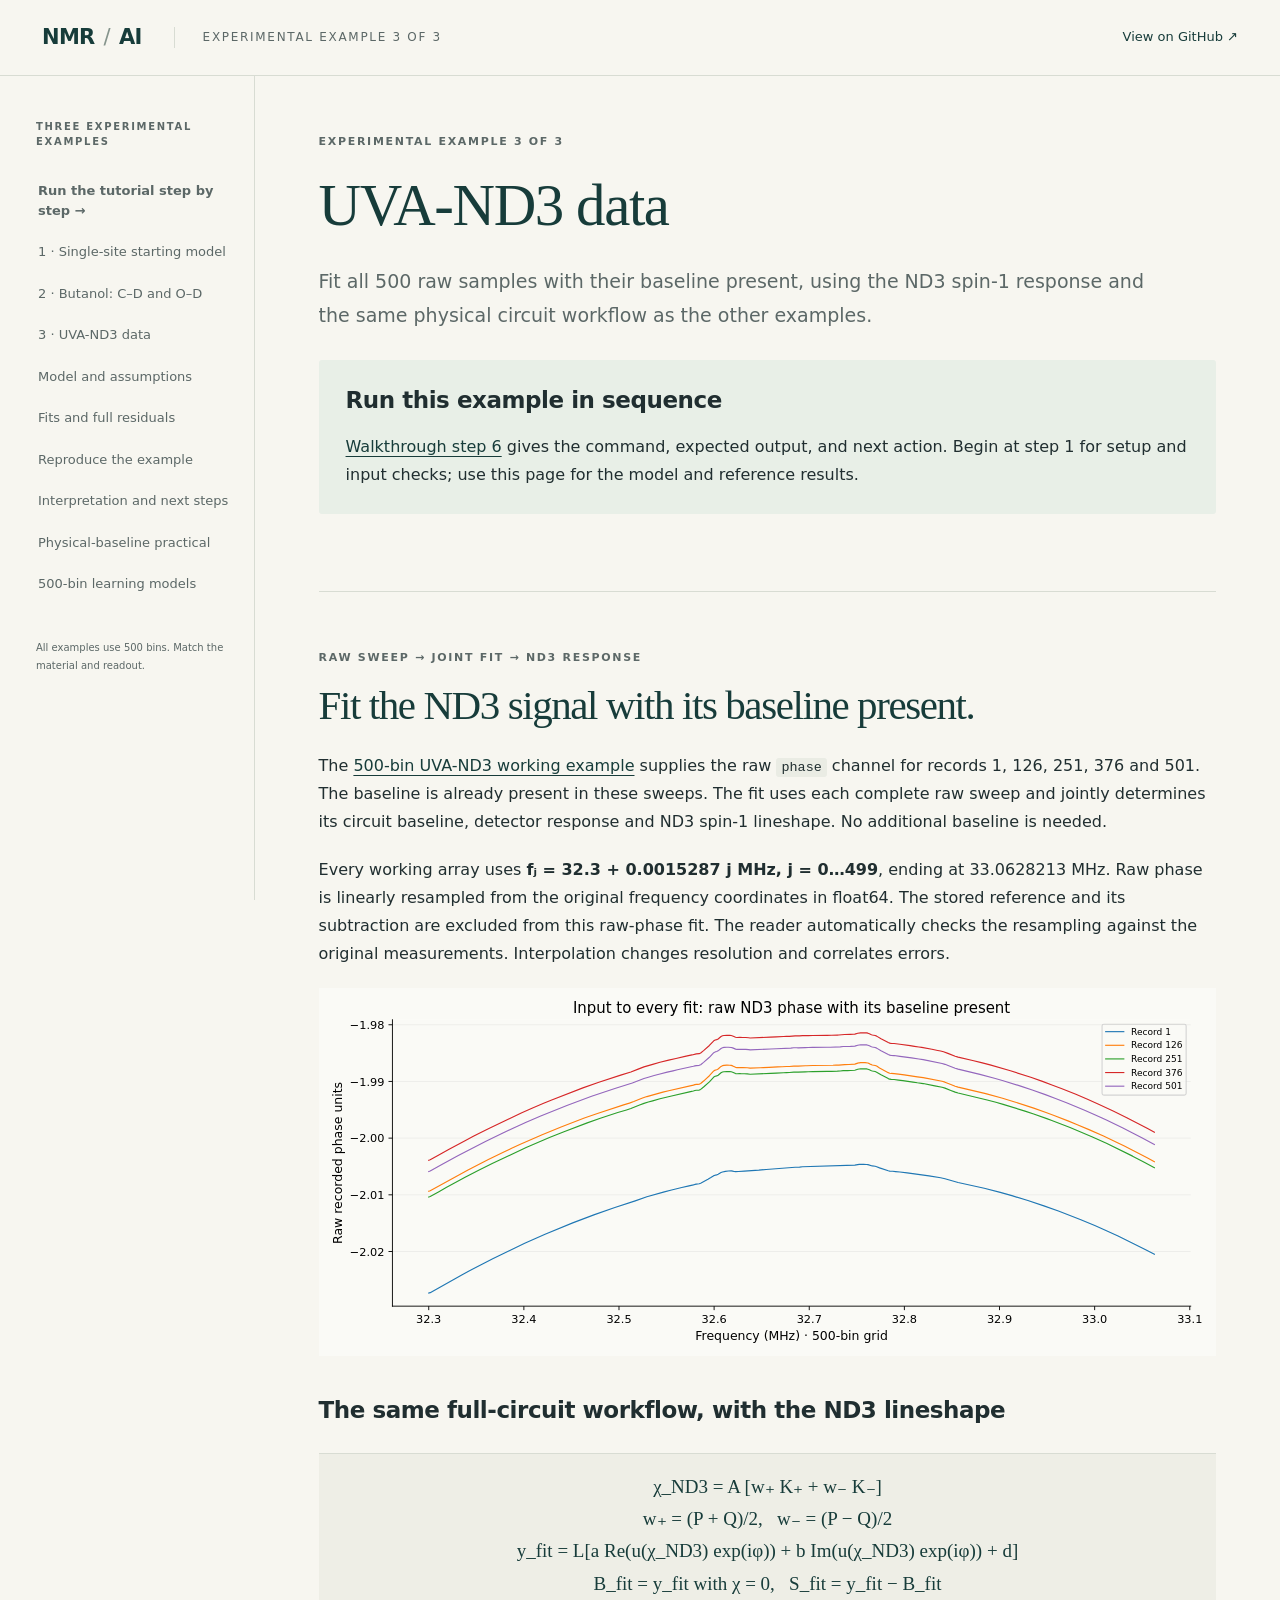
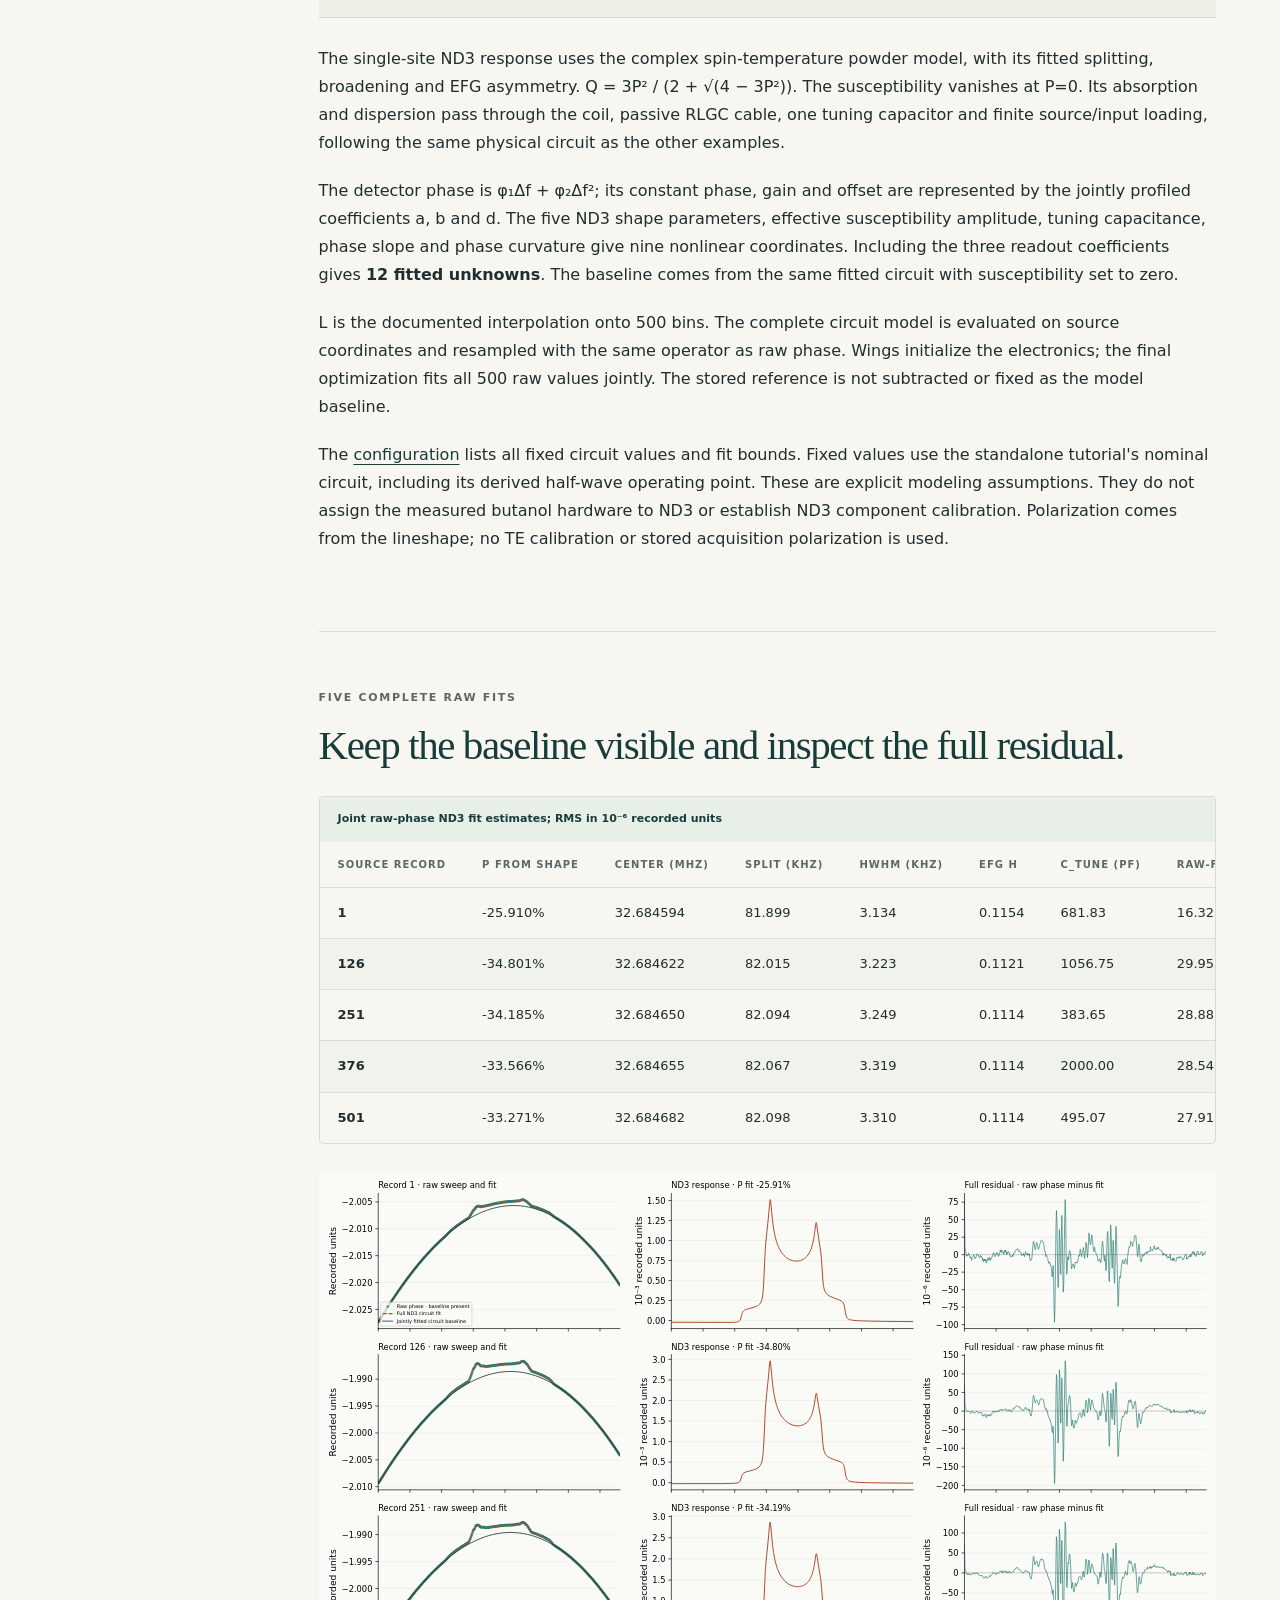
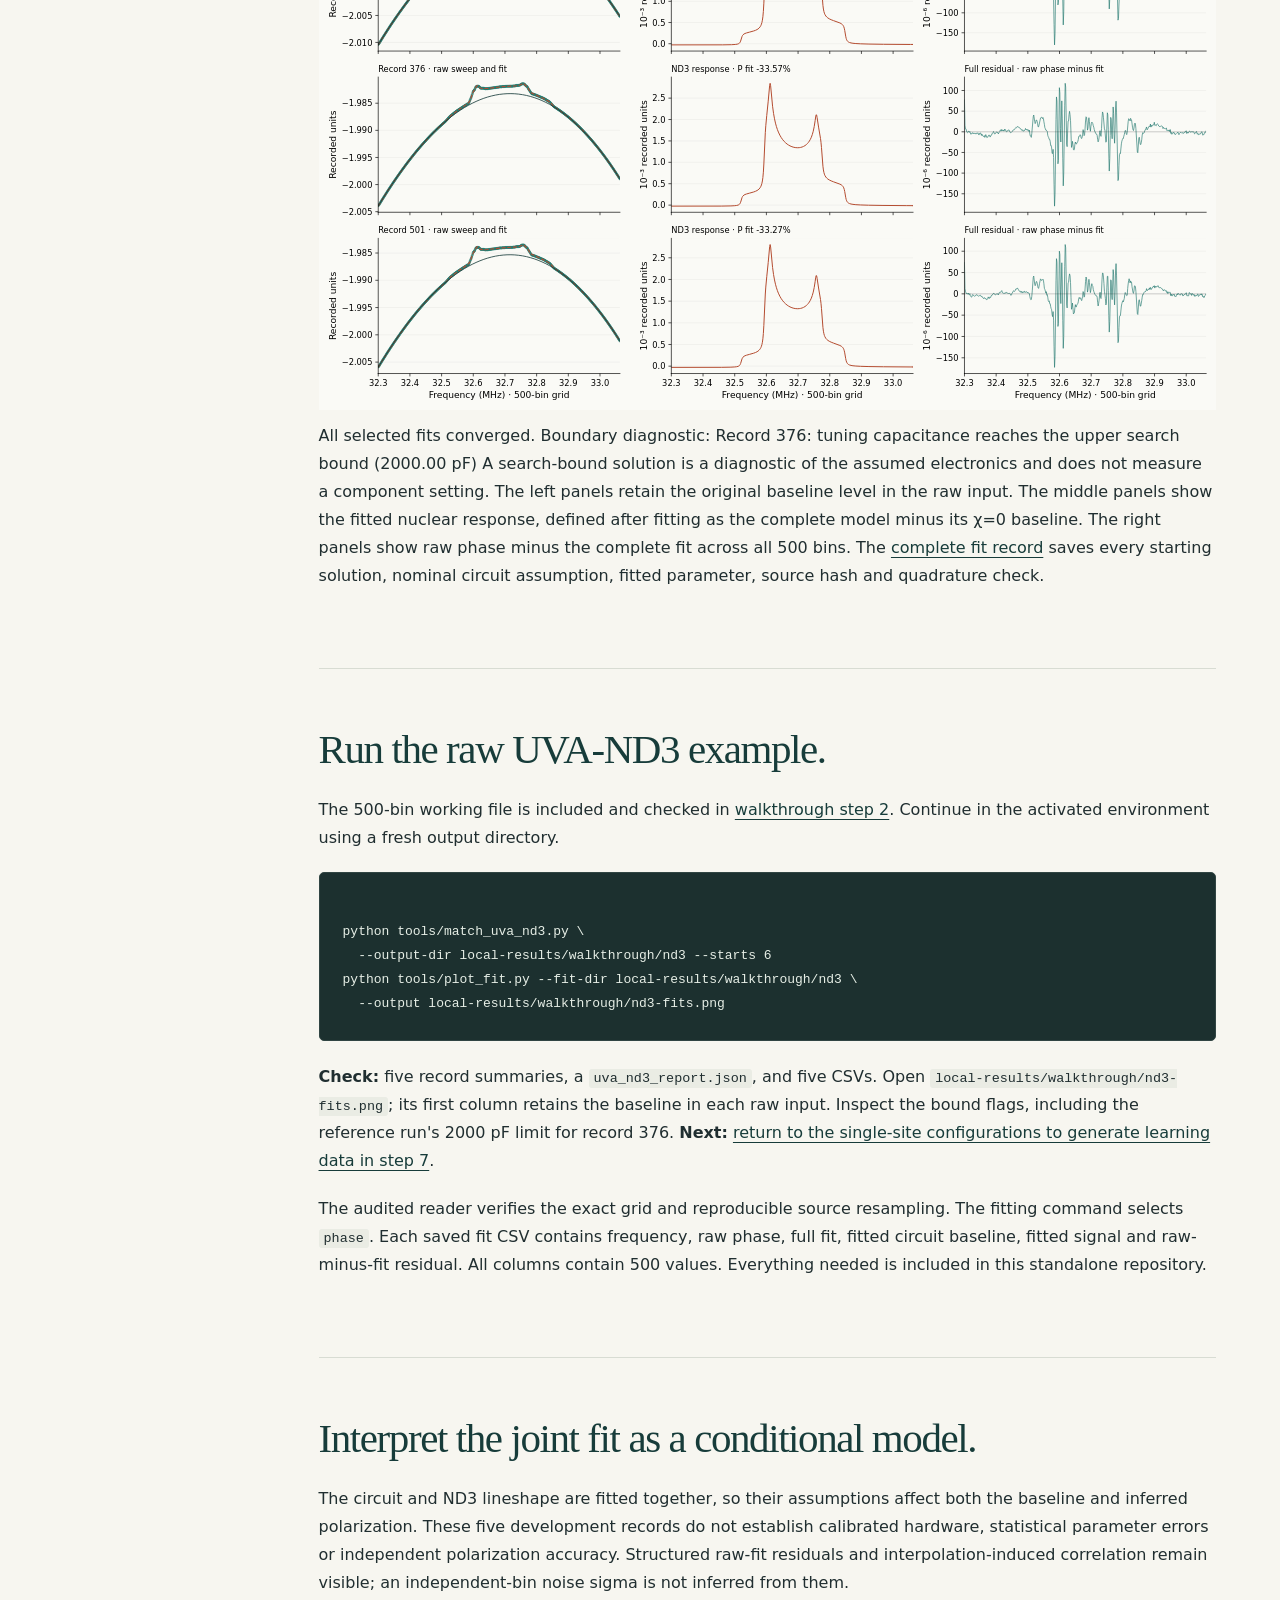
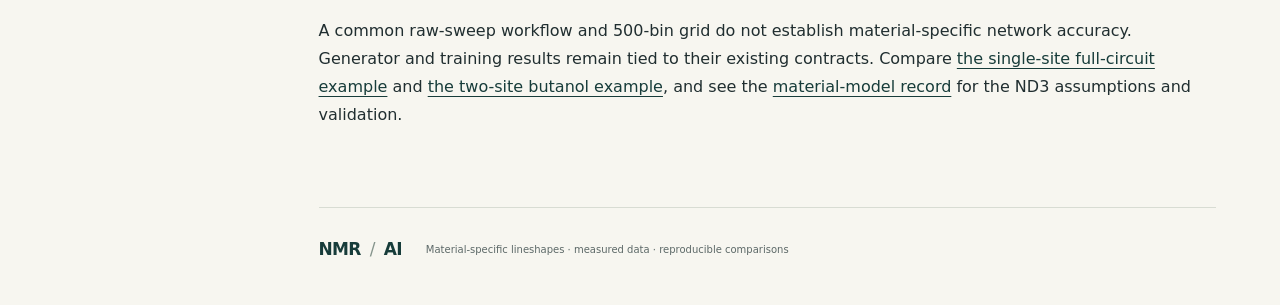
<file: docs/uva-nd3.html>
<!doctype html>
<html lang="en"><head><meta charset="utf-8"><meta name="viewport" content="width=device-width, initial-scale=1"><meta name="description" content="UVA-ND3 data"><meta name="theme-color" content="#173c3a"><title>NMR / AI — UVA-ND3 data</title><link rel="stylesheet" href="assets/style.css"></head>
<body><a class="skip-link" href="#main">Skip to the practical</a>
<header class="topbar"><a class="brand" href="index.html">NMR <span>/</span> AI</a><span class="topbar-note">Experimental example 3 of 3</span><a class="repo-link" href="https://github.com/zetanaut/NMR-AI">View on GitHub ↗</a></header>
<div class="layout"><aside class="sidebar"><p class="eyebrow">Three experimental examples</p><nav aria-label="Experimental examples"><a href="walkthrough.html"><strong>Run the tutorial step by step →</strong></a><a href="matching.html">1 · Single-site starting model</a><a href="butanol.html">2 · Butanol: C–D and O–D</a><a href="uva-nd3.html">3 · UVA-ND3 data</a><a href="#model">Model and assumptions</a><a href="#results">Fits and full residuals</a><a href="#reproduce">Reproduce the example</a><a href="#limits">Interpretation and next steps</a><a href="baseline.html">Physical-baseline practical</a><a href="index.html#network">500-bin learning models</a></nav><p class="sidebar-footer">All examples use 500 bins. Match the material and readout.</p></aside>
<main id="main"><section class="hero"><p class="eyebrow">Experimental example 3 of 3</p><h1>UVA-ND3 data</h1><p class="lede">Fit all 500 raw samples with their baseline present, using the ND3 spin-1 response and the same physical circuit workflow as the other examples.</p><aside class="note"><h3>Run this example in sequence</h3><p><a href="walkthrough.html#nd3">Walkthrough step 6</a> gives the command, expected output, and next action. Begin at step 1 for setup and input checks; use this page for the model and reference results.</p></aside></section>

<section id="model" class="chapter"><p class="eyebrow">Raw sweep → joint fit → ND3 response</p><h2>Fit the ND3 signal with its baseline present.</h2>
<p>The <a href="https://github.com/zetanaut/NMR-AI/blob/main/examples/uva-nd3.json">500-bin UVA-ND3 working example</a> supplies the raw <code>phase</code> channel for records 1, 126, 251, 376 and 501. The baseline is already present in these sweeps. The fit uses each complete raw sweep and jointly determines its circuit baseline, detector response and ND3 spin-1 lineshape. No additional baseline is needed.</p>
<p>Every working array uses <strong>fⱼ = 32.3 + 0.0015287 j MHz, j = 0…499</strong>, ending at 33.0628213 MHz. Raw phase is linearly resampled from the original frequency coordinates in float64. The stored reference and its subtraction are excluded from this raw-phase fit. The reader automatically checks the resampling against the original measurements. Interpolation changes resolution and correlates errors.</p>
<div class="baseline-figure-scroll" tabindex="0" role="region" aria-label="Five raw UVA-ND3 input sweeps with baseline present"><img class="baseline-fit-image" src="assets/uva-nd3-raw.svg" width="1100" height="450" alt="Five raw 500-bin UVA-ND3 phase sweeps, retaining their existing baselines."></div>
<h3>The same full-circuit workflow, with the ND3 lineshape</h3>
<div class="equation small">χ_ND3 = A [w₊ K₊ + w₋ K₋]<br>w₊ = (P + Q)/2, &nbsp; w₋ = (P − Q)/2<br>y_fit = L[a Re(u(χ_ND3) exp(iφ)) + b Im(u(χ_ND3) exp(iφ)) + d]<br>B_fit = y_fit with χ = 0, &nbsp; S_fit = y_fit − B_fit</div>
<p>The single-site ND3 response uses the complex spin-temperature powder model, with its fitted splitting, broadening and EFG asymmetry. Q = 3P² / (2 + √(4 − 3P²)). The susceptibility vanishes at P=0. Its absorption and dispersion pass through the coil, passive RLGC cable, one tuning capacitor and finite source/input loading, following the same physical circuit as the other examples.</p>
<p>The detector phase is φ₁Δf + φ₂Δf²; its constant phase, gain and offset are represented by the jointly profiled coefficients a, b and d. The five ND3 shape parameters, effective susceptibility amplitude, tuning capacitance, phase slope and phase curvature give nine nonlinear coordinates. Including the three readout coefficients gives <strong>12 fitted unknowns</strong>. The baseline comes from the same fitted circuit with susceptibility set to zero.</p>
<p>L is the documented interpolation onto 500 bins. The complete circuit model is evaluated on source coordinates and resampled with the same operator as raw phase. Wings initialize the electronics; the final optimization fits all 500 raw values jointly. The stored reference is not subtracted or fixed as the model baseline.</p>
<p>The <a href="https://github.com/zetanaut/NMR-AI/blob/main/configs/uva-nd3-matching.json">configuration</a> lists all fixed circuit values and fit bounds. Fixed values use the standalone tutorial's nominal circuit, including its derived half-wave operating point. These are explicit modeling assumptions. They do not assign the measured butanol hardware to ND3 or establish ND3 component calibration. Polarization comes from the lineshape; no TE calibration or stored acquisition polarization is used.</p></section>
<section id="results" class="chapter"><p class="eyebrow">Five complete raw fits</p><h2>Keep the baseline visible and inspect the full residual.</h2>
<div class="table-wrap"><table><caption>Joint raw-phase ND3 fit estimates; RMS in 10⁻⁶ recorded units</caption><thead><tr><th>Source record</th><th>P from shape</th><th>Center (MHz)</th><th>Split (kHz)</th><th>HWHM (kHz)</th><th>EFG η</th><th>C_tune (pF)</th><th>Raw-fit RMS</th></tr></thead><tbody><tr><td>1</td><td>-25.910%</td><td>32.684594</td><td>81.899</td><td>3.134</td><td>0.1154</td><td>681.83</td><td>16.32</td></tr><tr><td>126</td><td>-34.801%</td><td>32.684622</td><td>82.015</td><td>3.223</td><td>0.1121</td><td>1056.75</td><td>29.95</td></tr><tr><td>251</td><td>-34.185%</td><td>32.684650</td><td>82.094</td><td>3.249</td><td>0.1114</td><td>383.65</td><td>28.88</td></tr><tr><td>376</td><td>-33.566%</td><td>32.684655</td><td>82.067</td><td>3.319</td><td>0.1114</td><td>2000.00</td><td>28.54</td></tr><tr><td>501</td><td>-33.271%</td><td>32.684682</td><td>82.098</td><td>3.310</td><td>0.1114</td><td>495.07</td><td>27.91</td></tr></tbody></table></div>
<div class="baseline-figure-scroll" tabindex="0" role="region" aria-label="Raw ND3 fits, circuit baselines, fitted signals and full residuals"><img class="baseline-fit-image" src="assets/uva-nd3-matches.svg" width="1500" height="1400" alt="Five rows showing raw ND3 phase with the complete fit and circuit baseline, the fitted nuclear response, and all 500 raw-minus-fit residuals."></div>
<p>All selected fits converged. Boundary diagnostic: Record 376: tuning capacitance reaches the upper search bound (2000.00 pF) A search-bound solution is a diagnostic of the assumed electronics and does not measure a component setting. The left panels retain the original baseline level in the raw input. The middle panels show the fitted nuclear response, defined after fitting as the complete model minus its χ=0 baseline. The right panels show raw phase minus the complete fit across all 500 bins. The <a href="assets/uva-nd3-matching.json">complete fit record</a> saves every starting solution, nominal circuit assumption, fitted parameter, source hash and quadrature check.</p></section>
<section id="reproduce" class="chapter"><h2>Run the raw UVA-ND3 example.</h2><p>The 500-bin working file is included and checked in <a href="walkthrough.html#inspect">walkthrough step 2</a>. Continue in the activated environment using a fresh output directory.</p>
<pre><code>python tools/match_uva_nd3.py \
  --output-dir local-results/walkthrough/nd3 --starts 6
python tools/plot_fit.py --fit-dir local-results/walkthrough/nd3 \
  --output local-results/walkthrough/nd3-fits.png</code></pre>
<p><strong>Check:</strong> five record summaries, a <code>uva_nd3_report.json</code>, and five CSVs. Open <code>local-results/walkthrough/nd3-fits.png</code>; its first column retains the baseline in each raw input. Inspect the bound flags, including the reference run's 2000 pF limit for record 376. <strong>Next:</strong> <a href="walkthrough.html#generate">return to the single-site configurations to generate learning data in step 7</a>.</p>
<p>The audited reader verifies the exact grid and reproducible source resampling. The fitting command selects <code>phase</code>. Each saved fit CSV contains frequency, raw phase, full fit, fitted circuit baseline, fitted signal and raw-minus-fit residual. All columns contain 500 values. Everything needed is included in this standalone repository.</p></section>
<section id="limits" class="chapter"><h2>Interpret the joint fit as a conditional model.</h2><p>The circuit and ND3 lineshape are fitted together, so their assumptions affect both the baseline and inferred polarization. These five development records do not establish calibrated hardware, statistical parameter errors or independent polarization accuracy. Structured raw-fit residuals and interpolation-induced correlation remain visible; an independent-bin noise sigma is not inferred from them.</p>
<p>A common raw-sweep workflow and 500-bin grid do not establish material-specific network accuracy. Generator and training results remain tied to their existing contracts. Compare <a href="matching.html">the single-site full-circuit example</a> and <a href="butanol.html">the two-site butanol example</a>, and see the <a href="https://github.com/zetanaut/NMR-AI/blob/main/docs/reference/material-examples.md">material-model record</a> for the ND3 assumptions and validation.</p></section>
<footer><a class="brand" href="index.html">NMR <span>/</span> AI</a><p>Material-specific lineshapes · measured data · reproducible comparisons</p></footer></main></div></body></html>
</file>
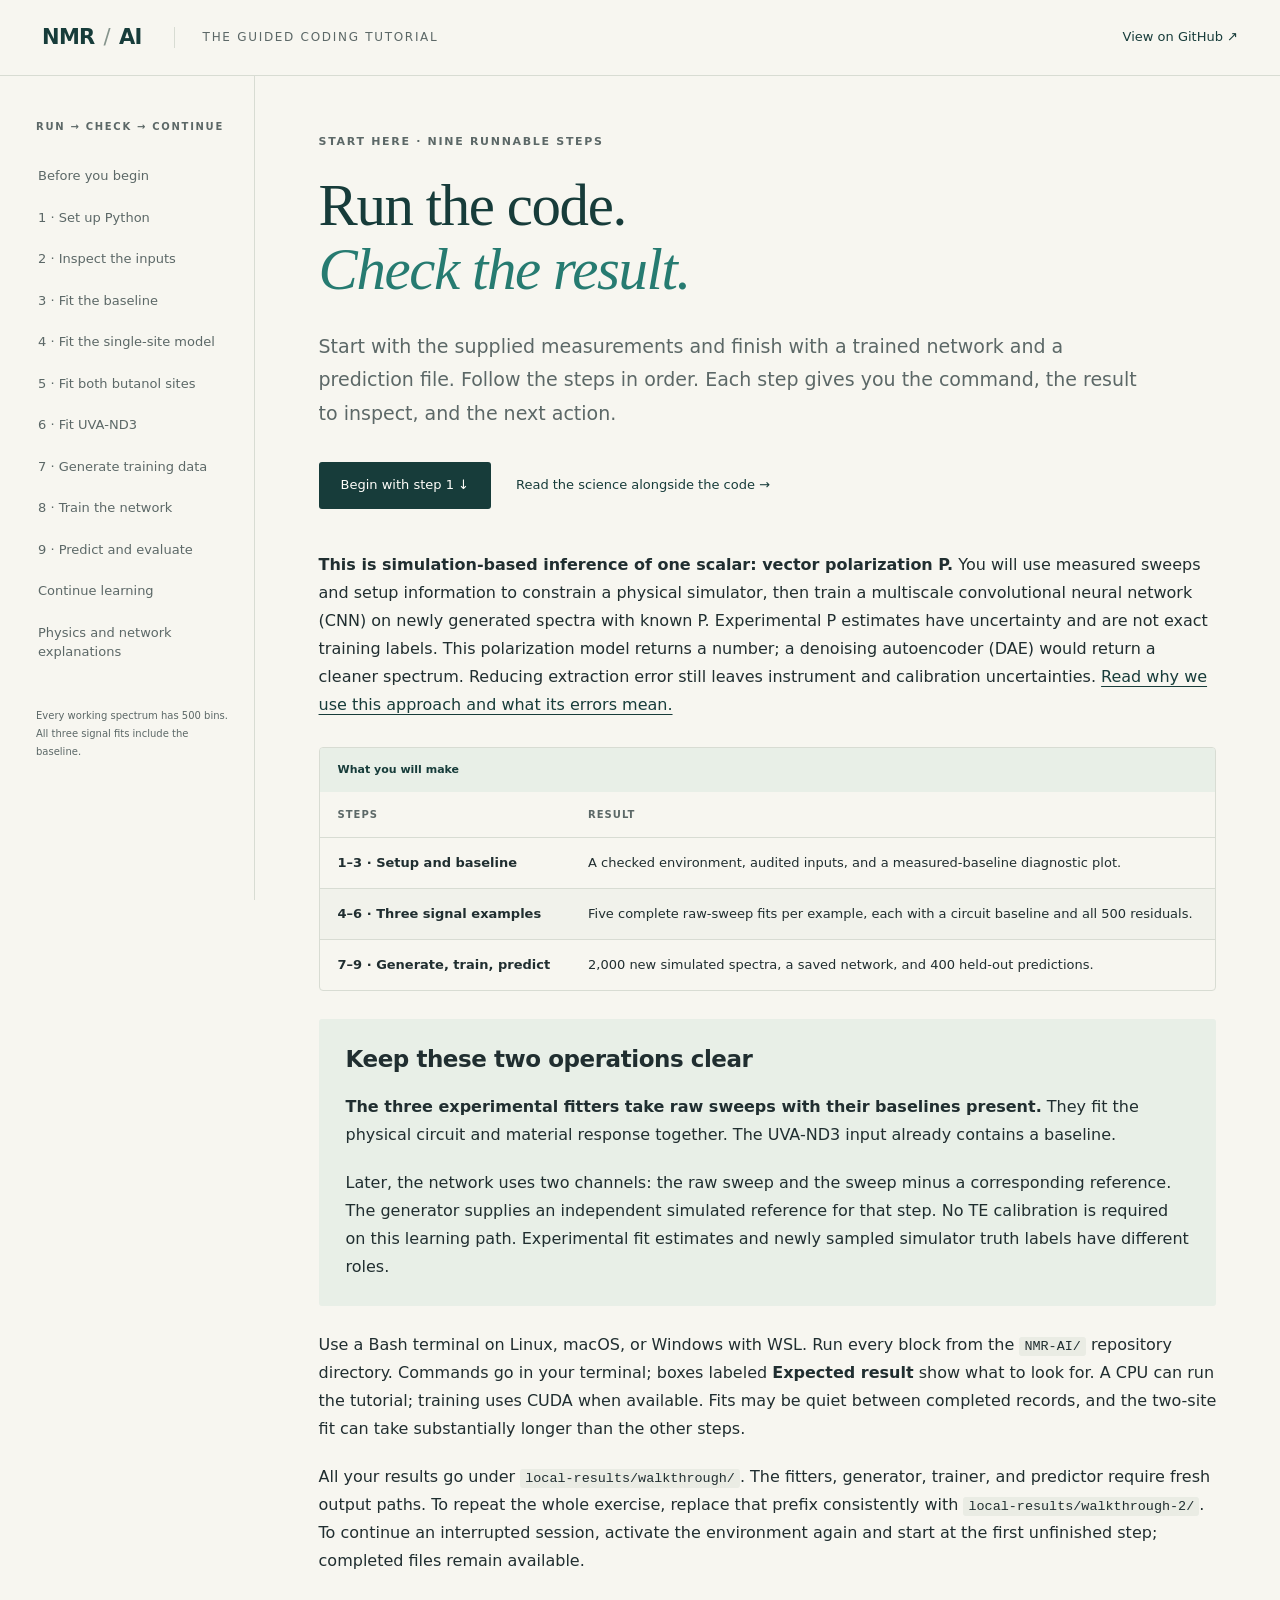
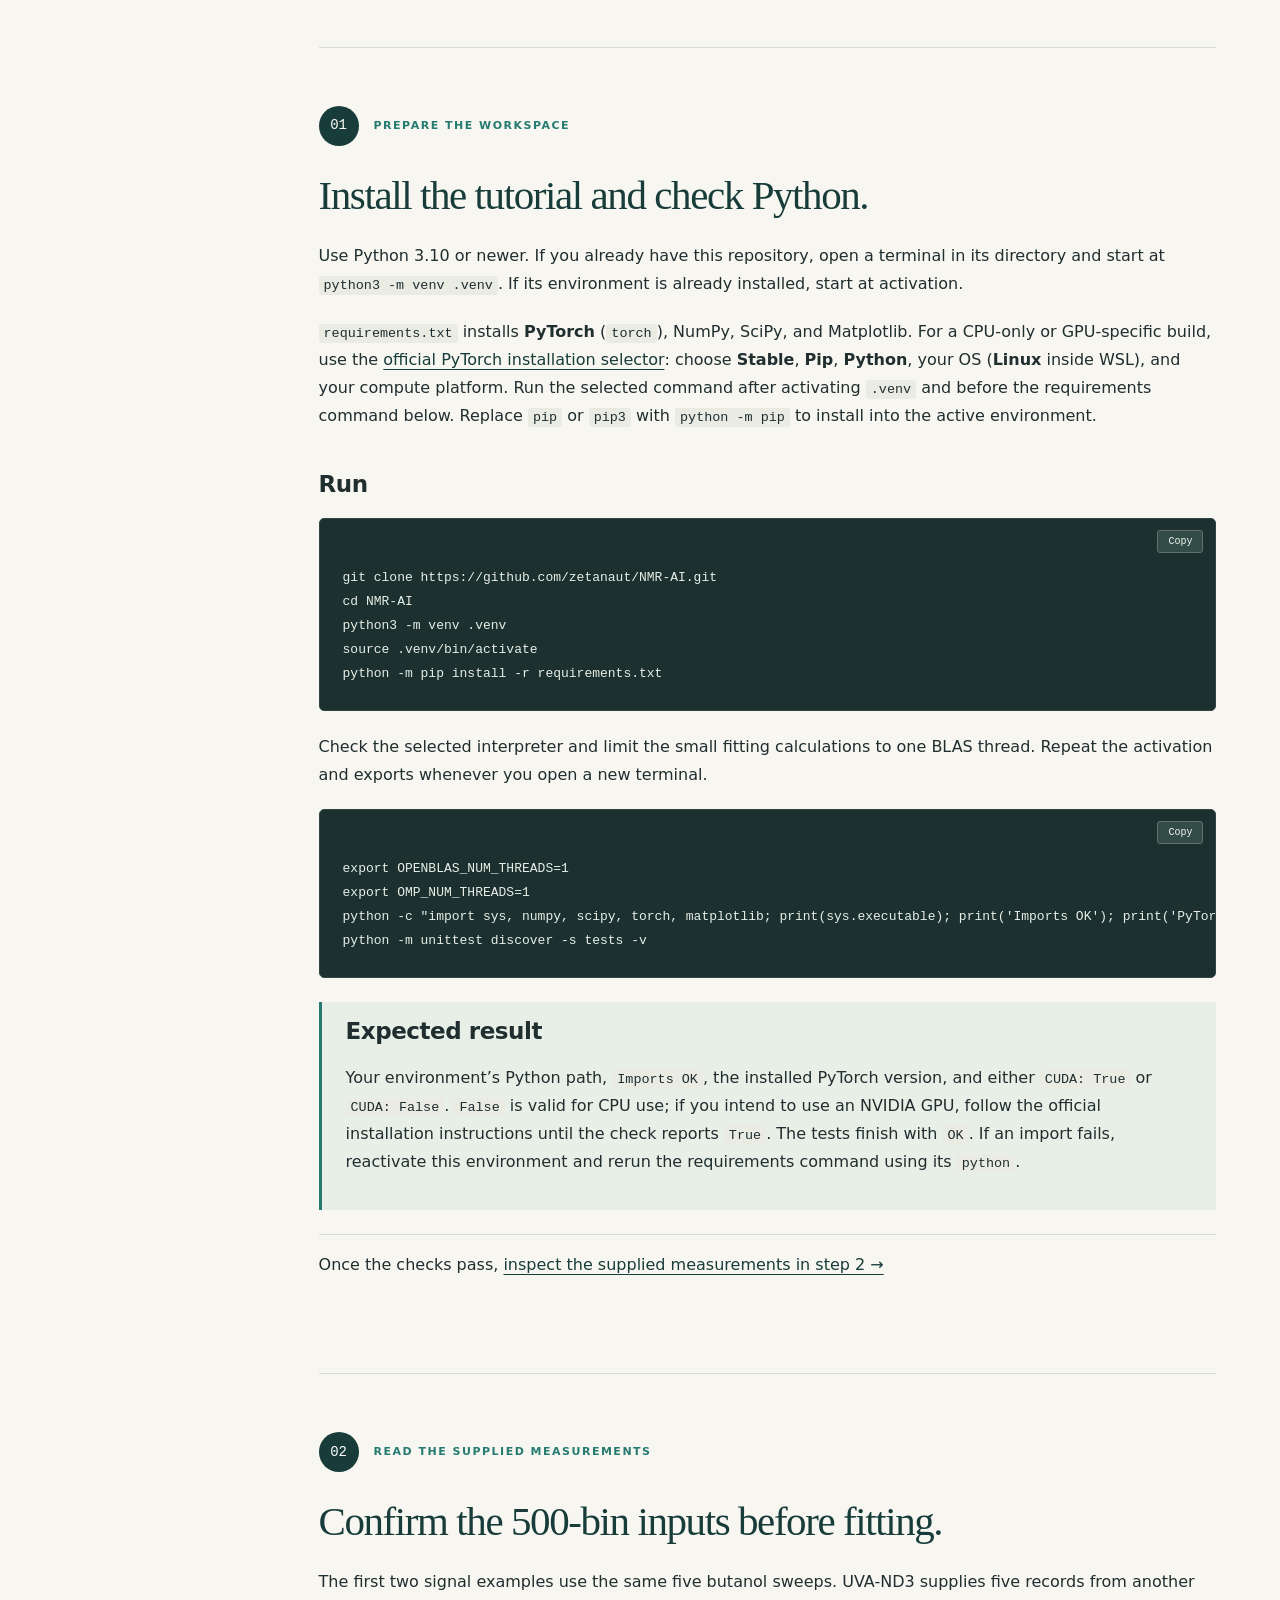
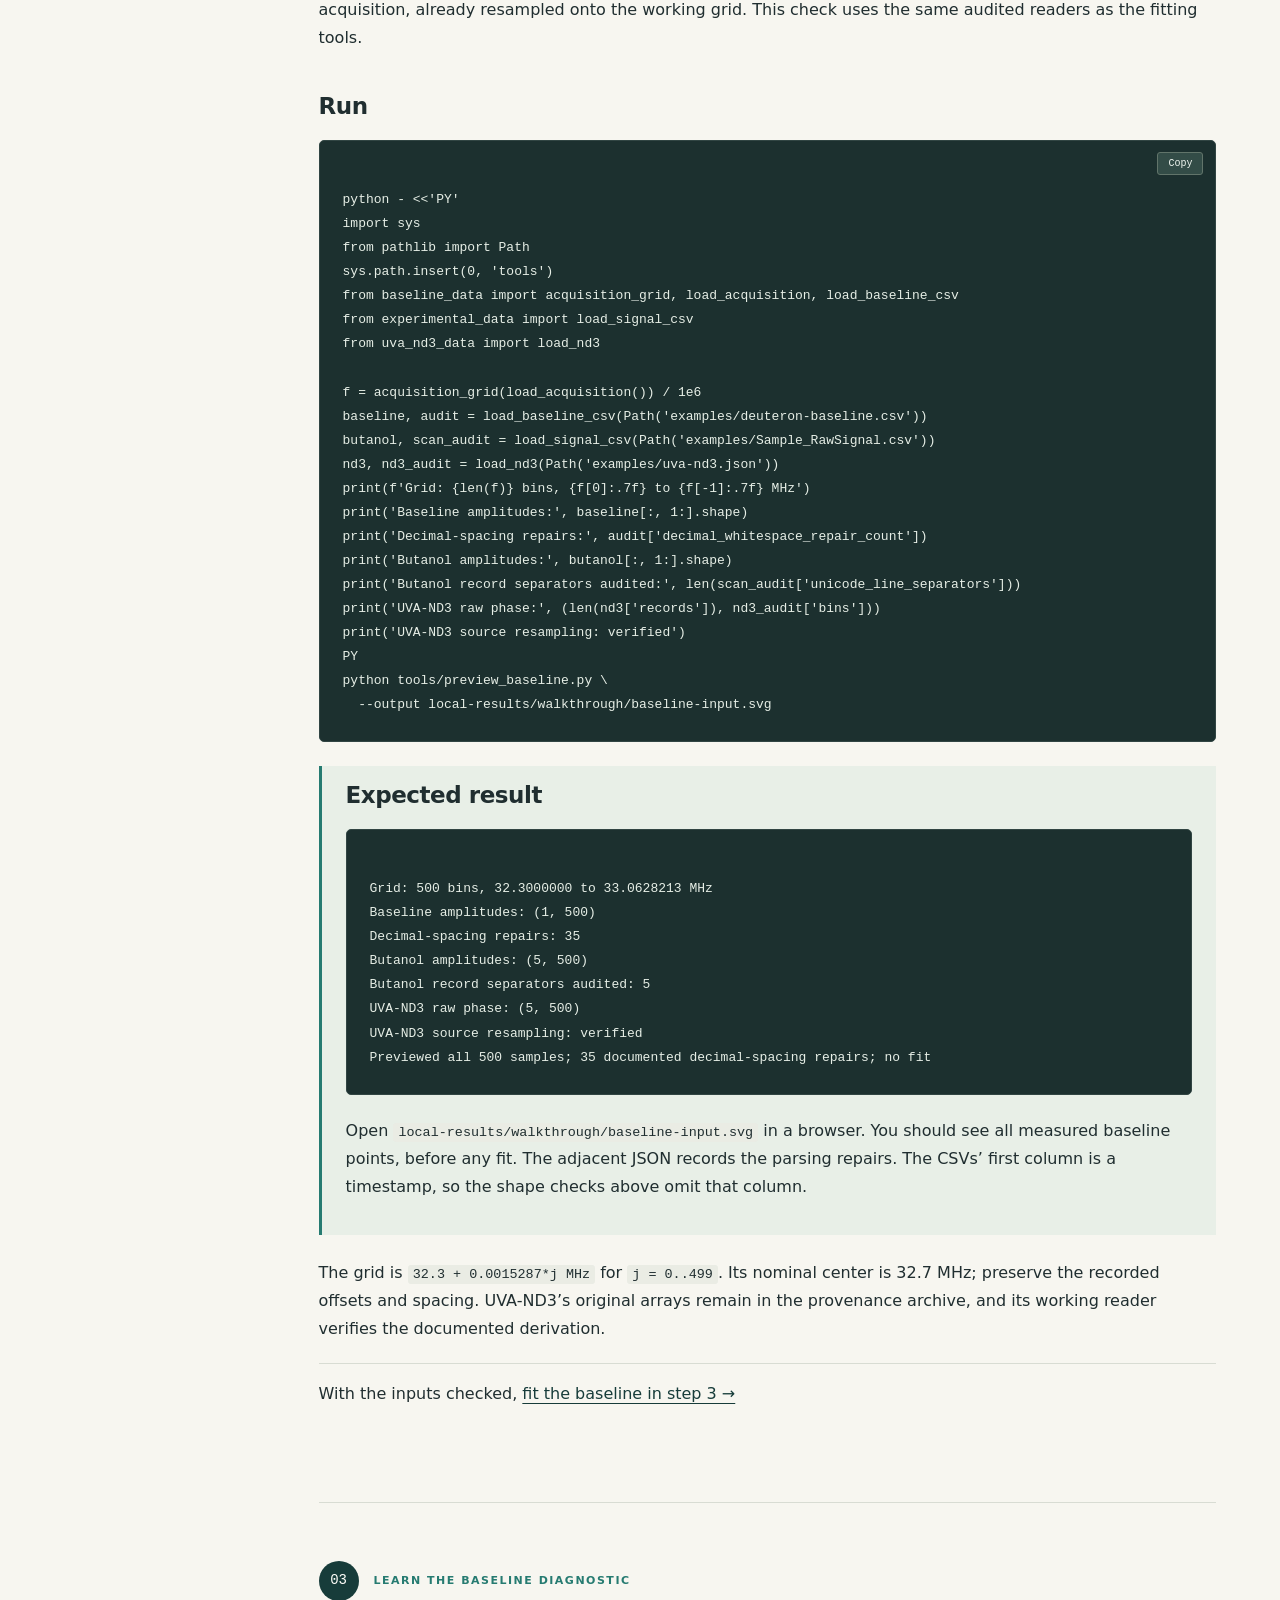
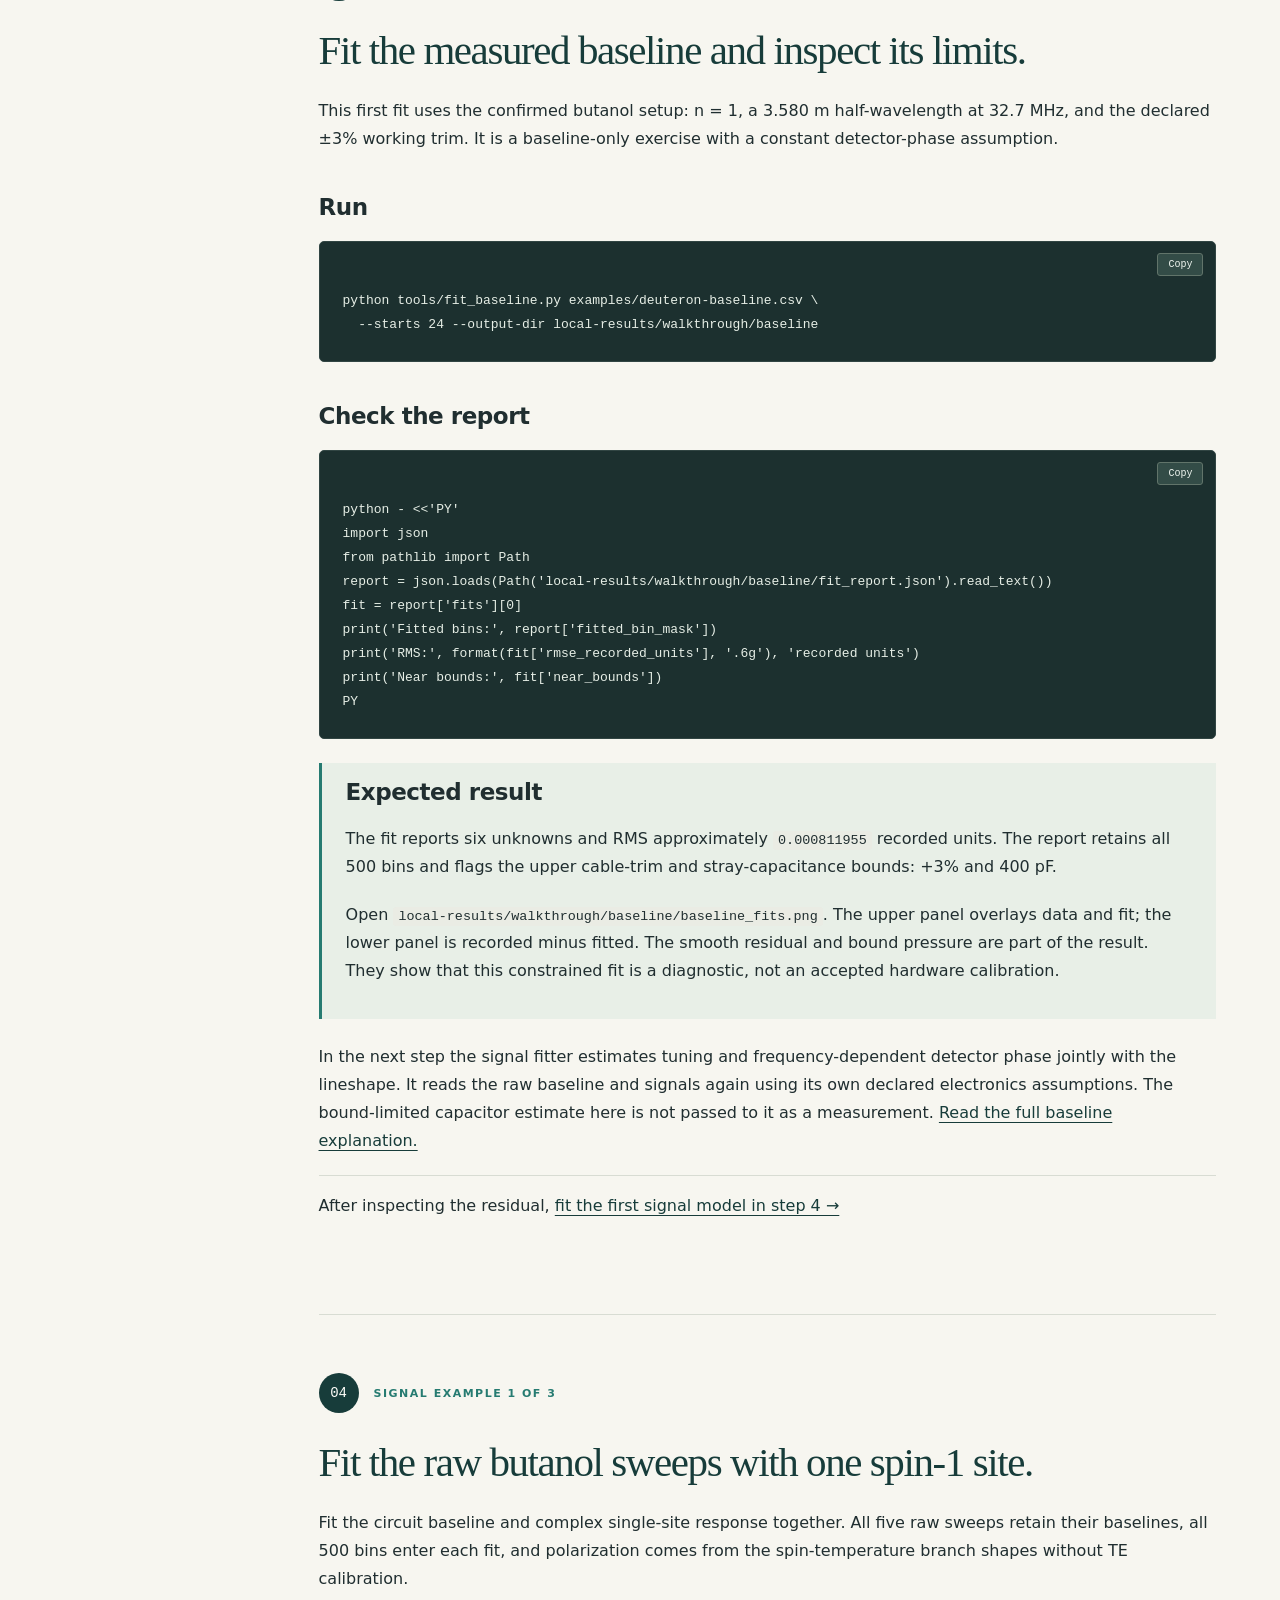
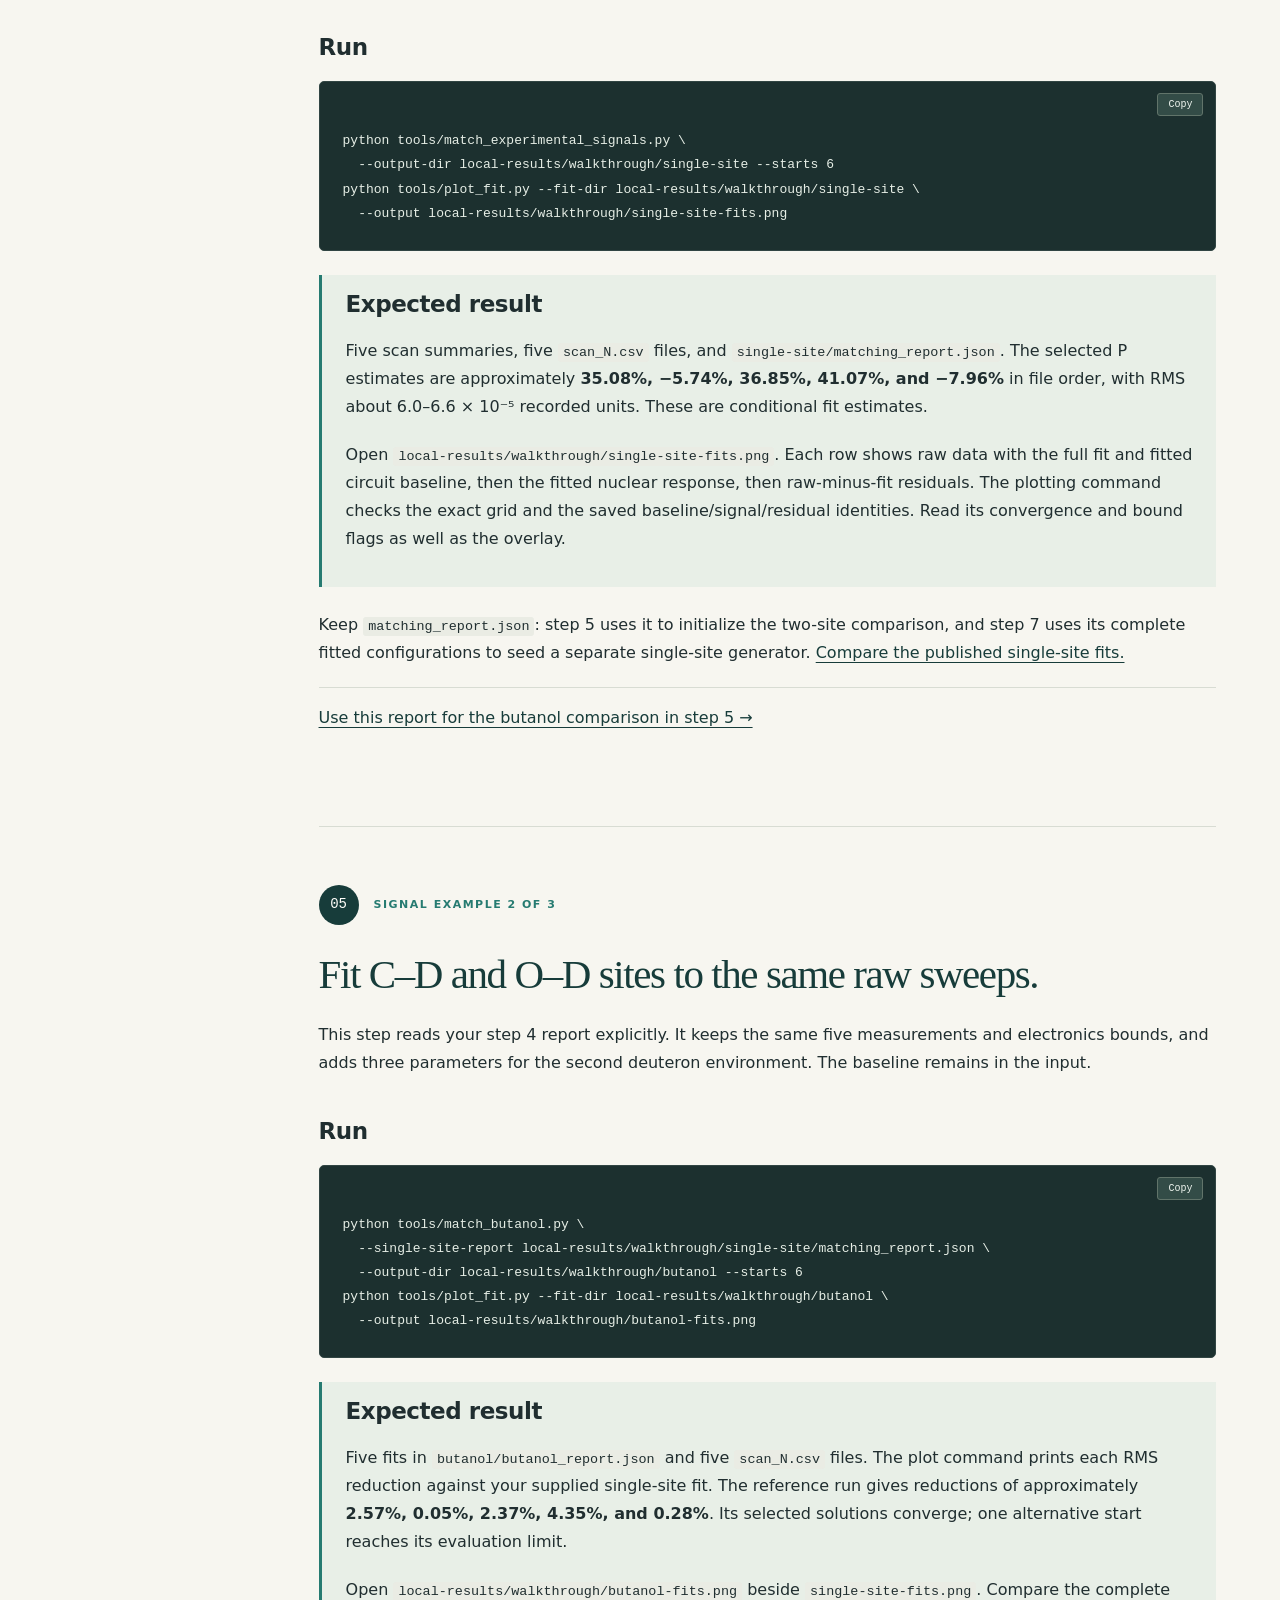
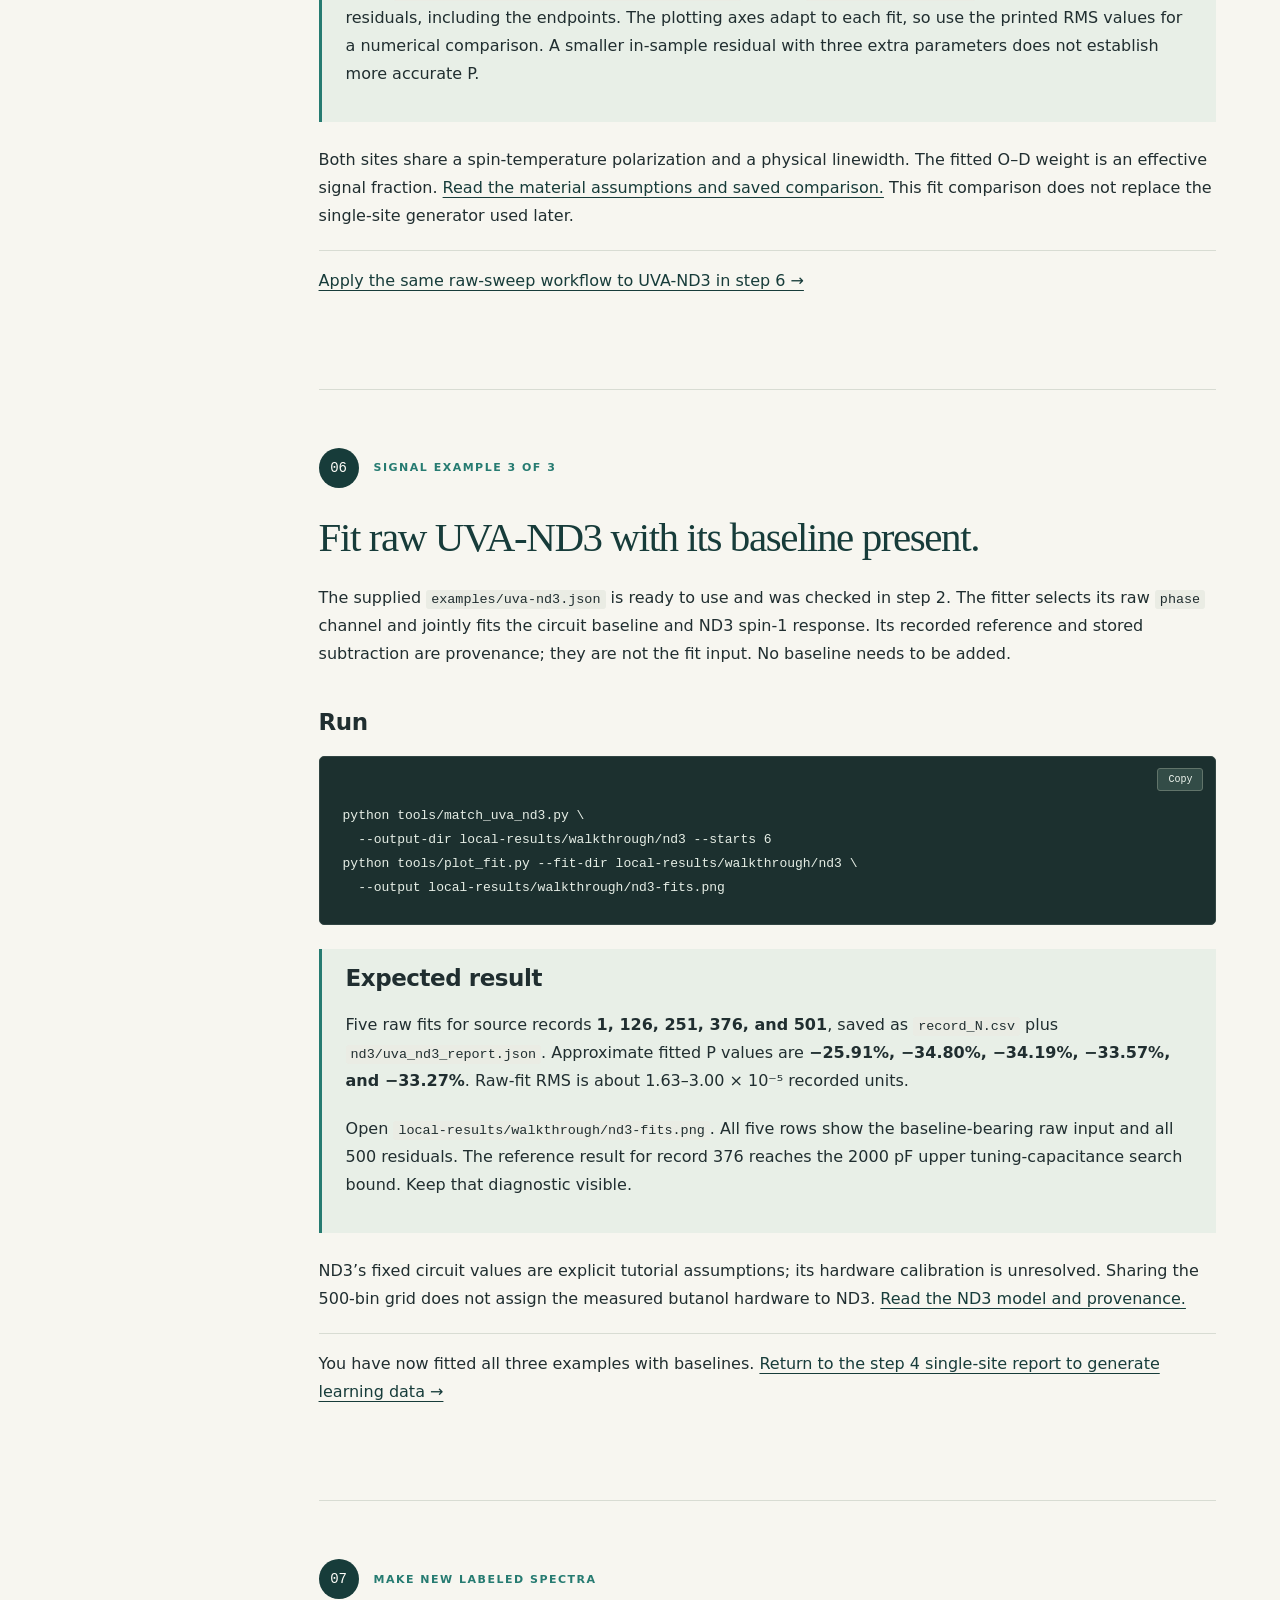
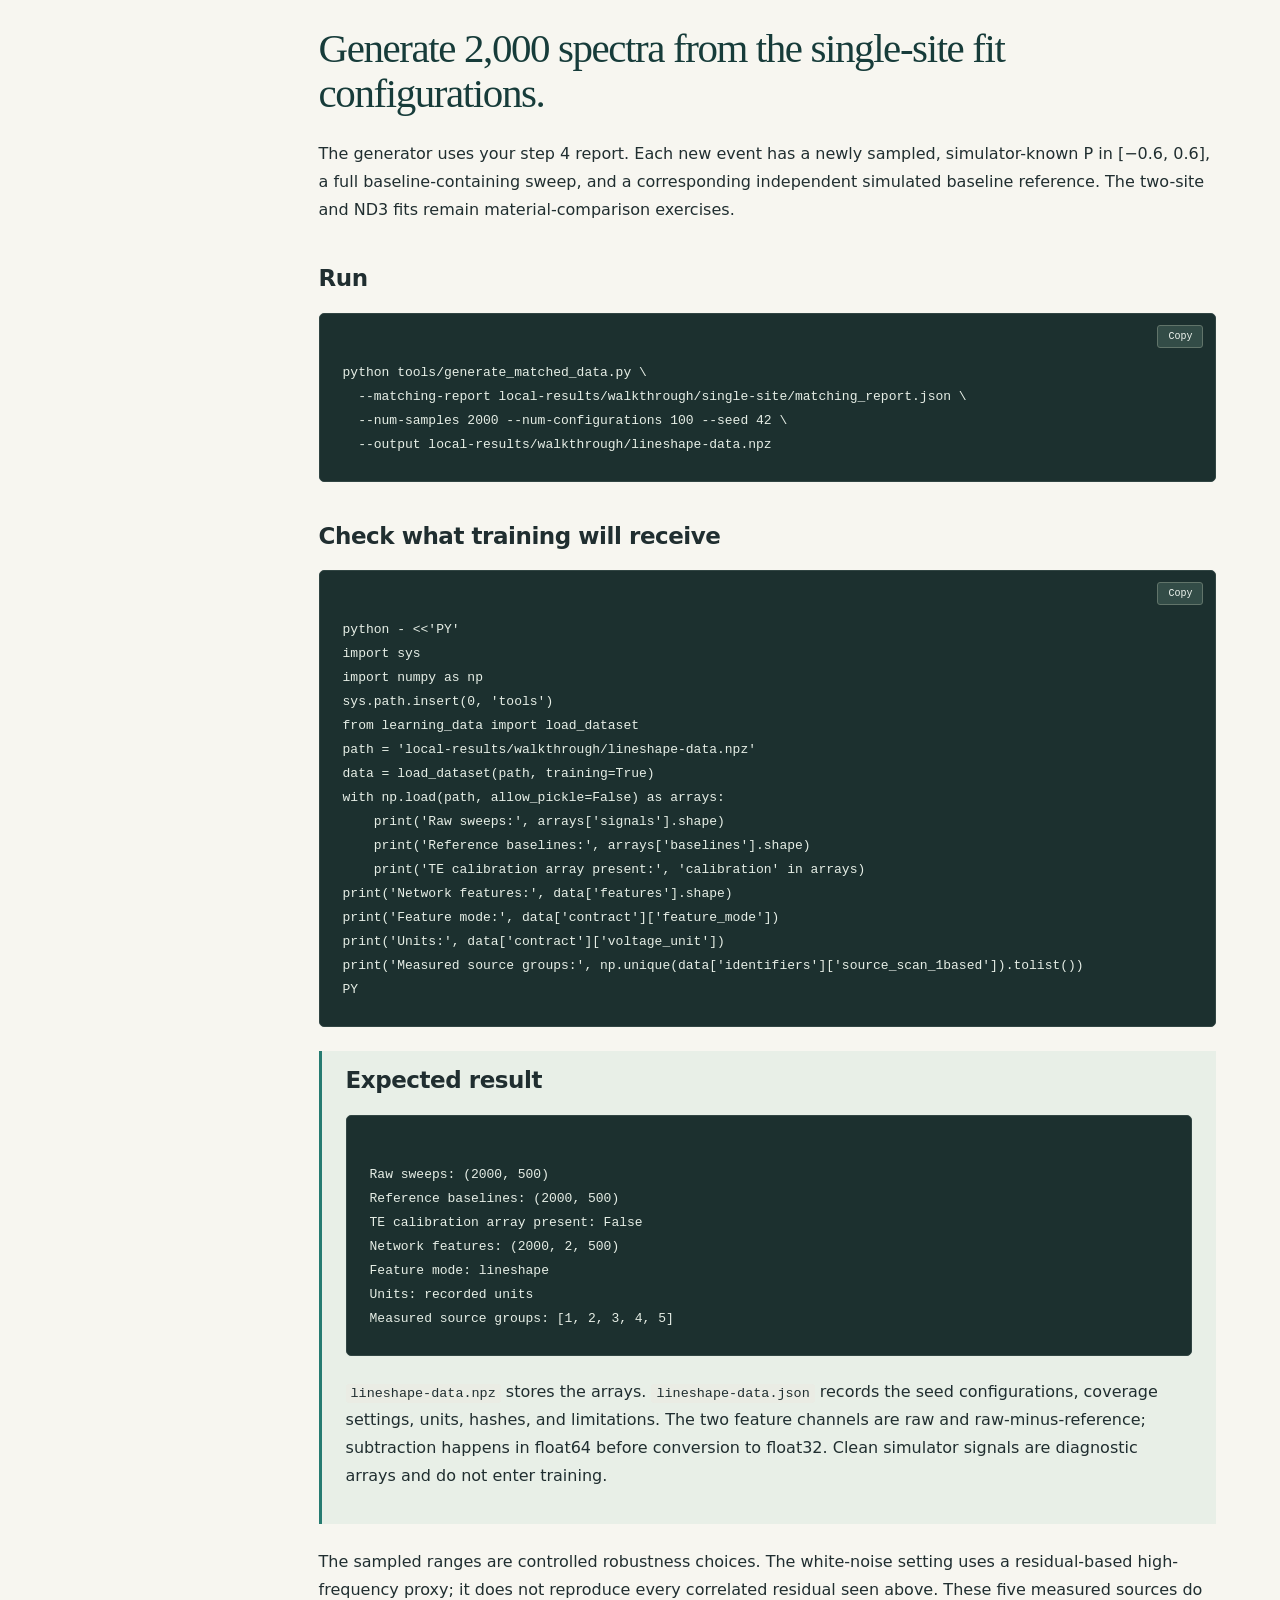
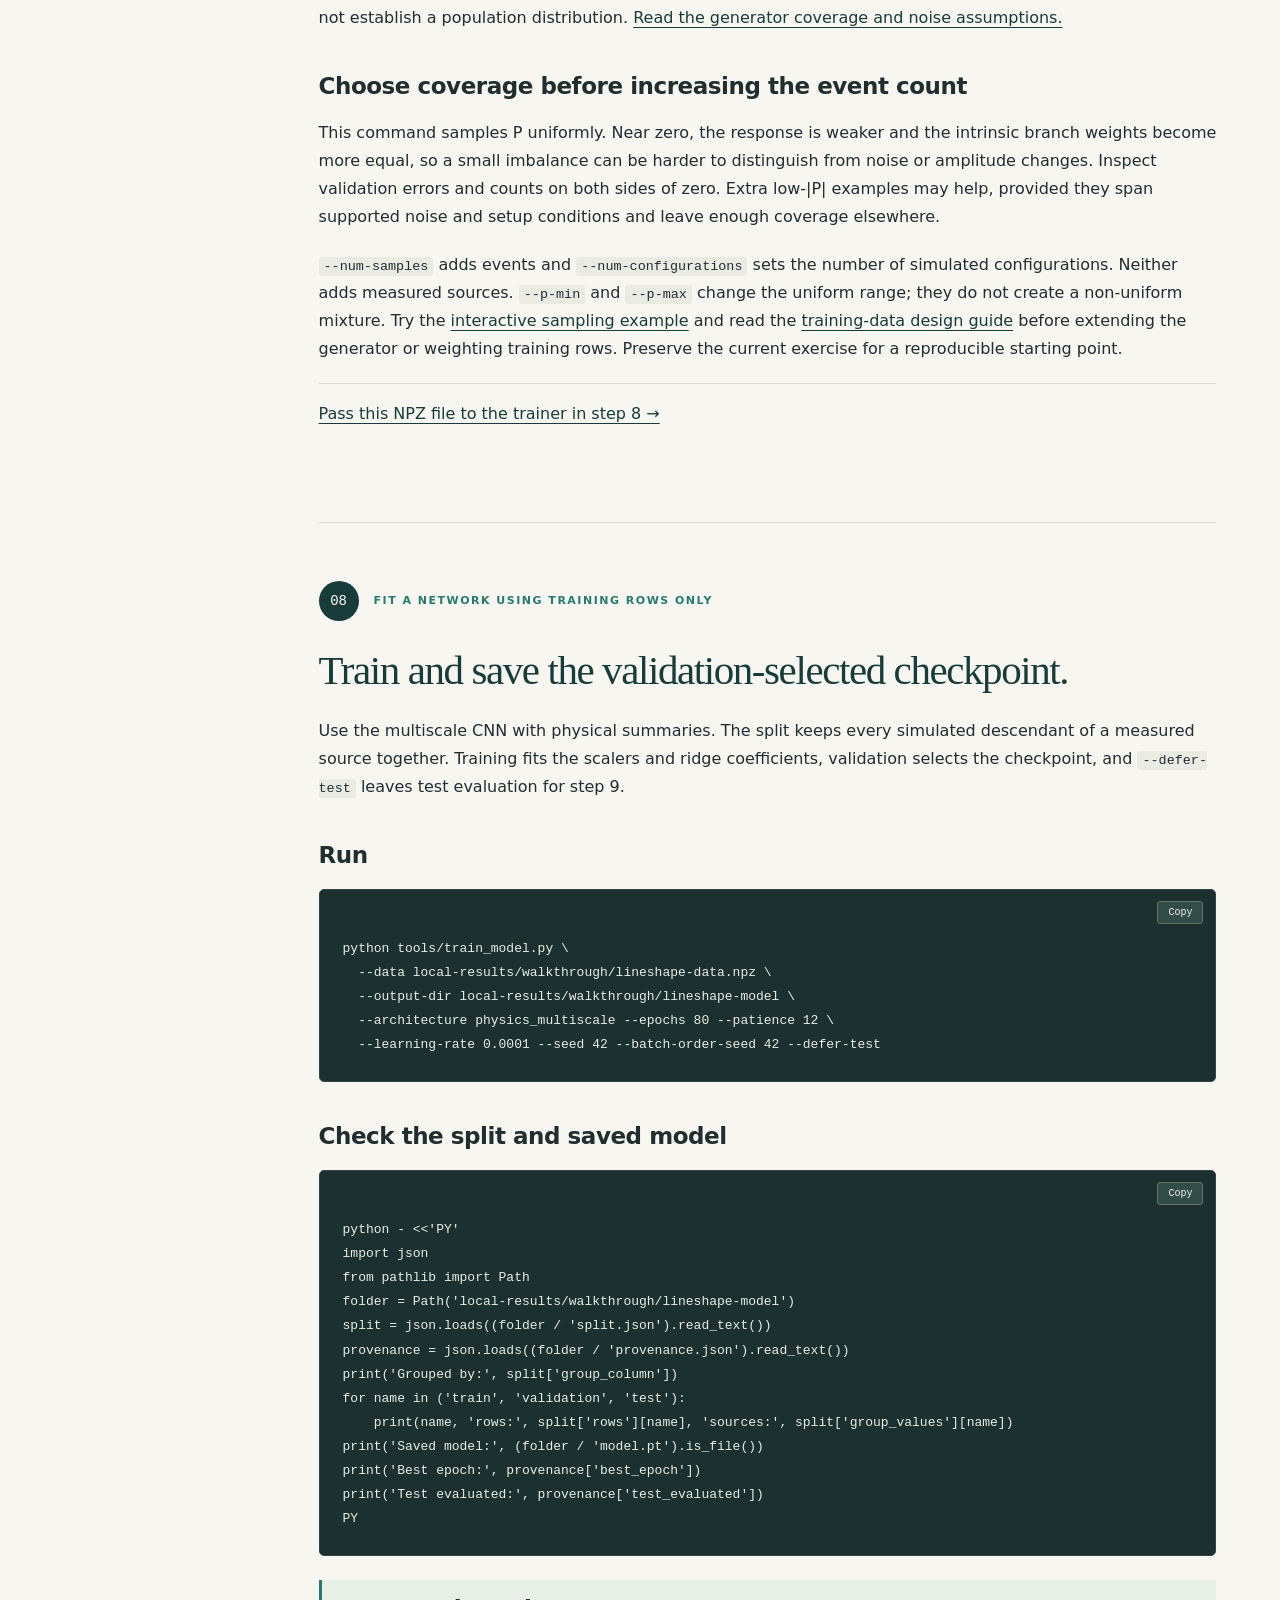
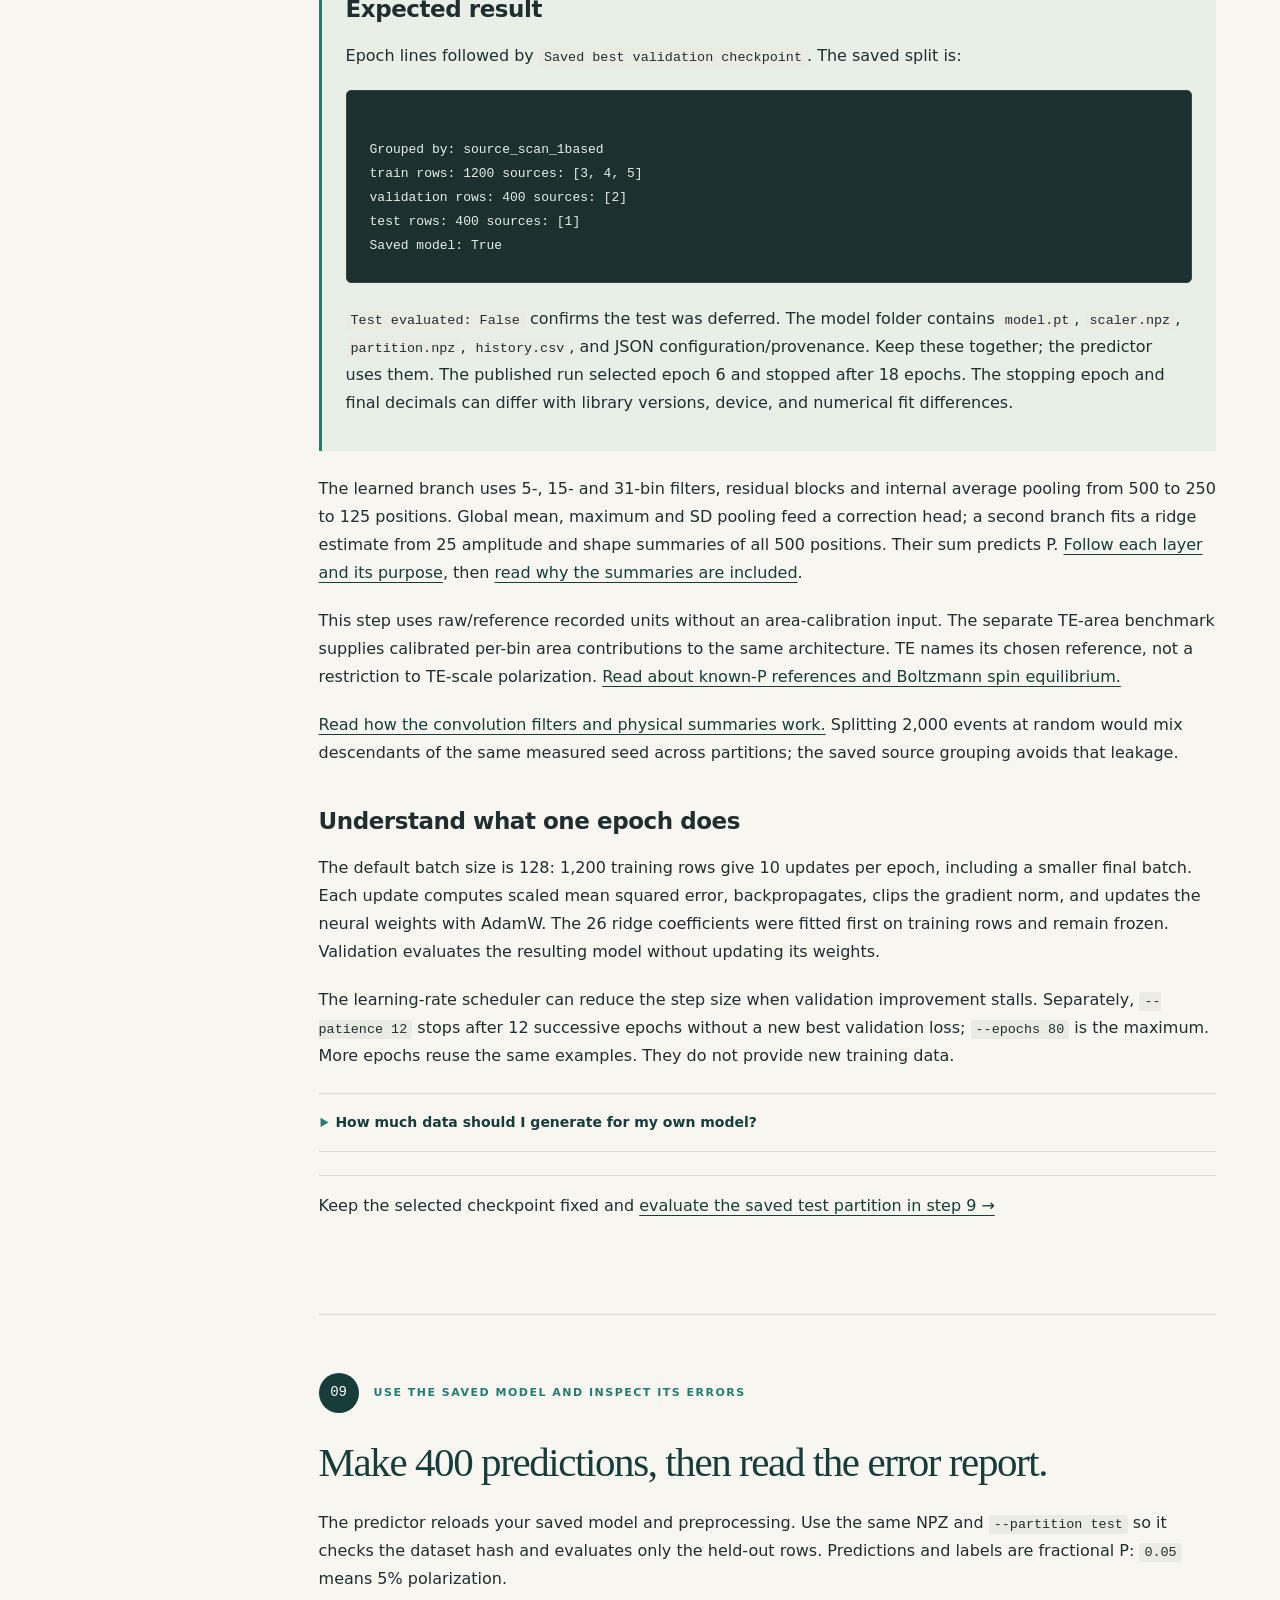
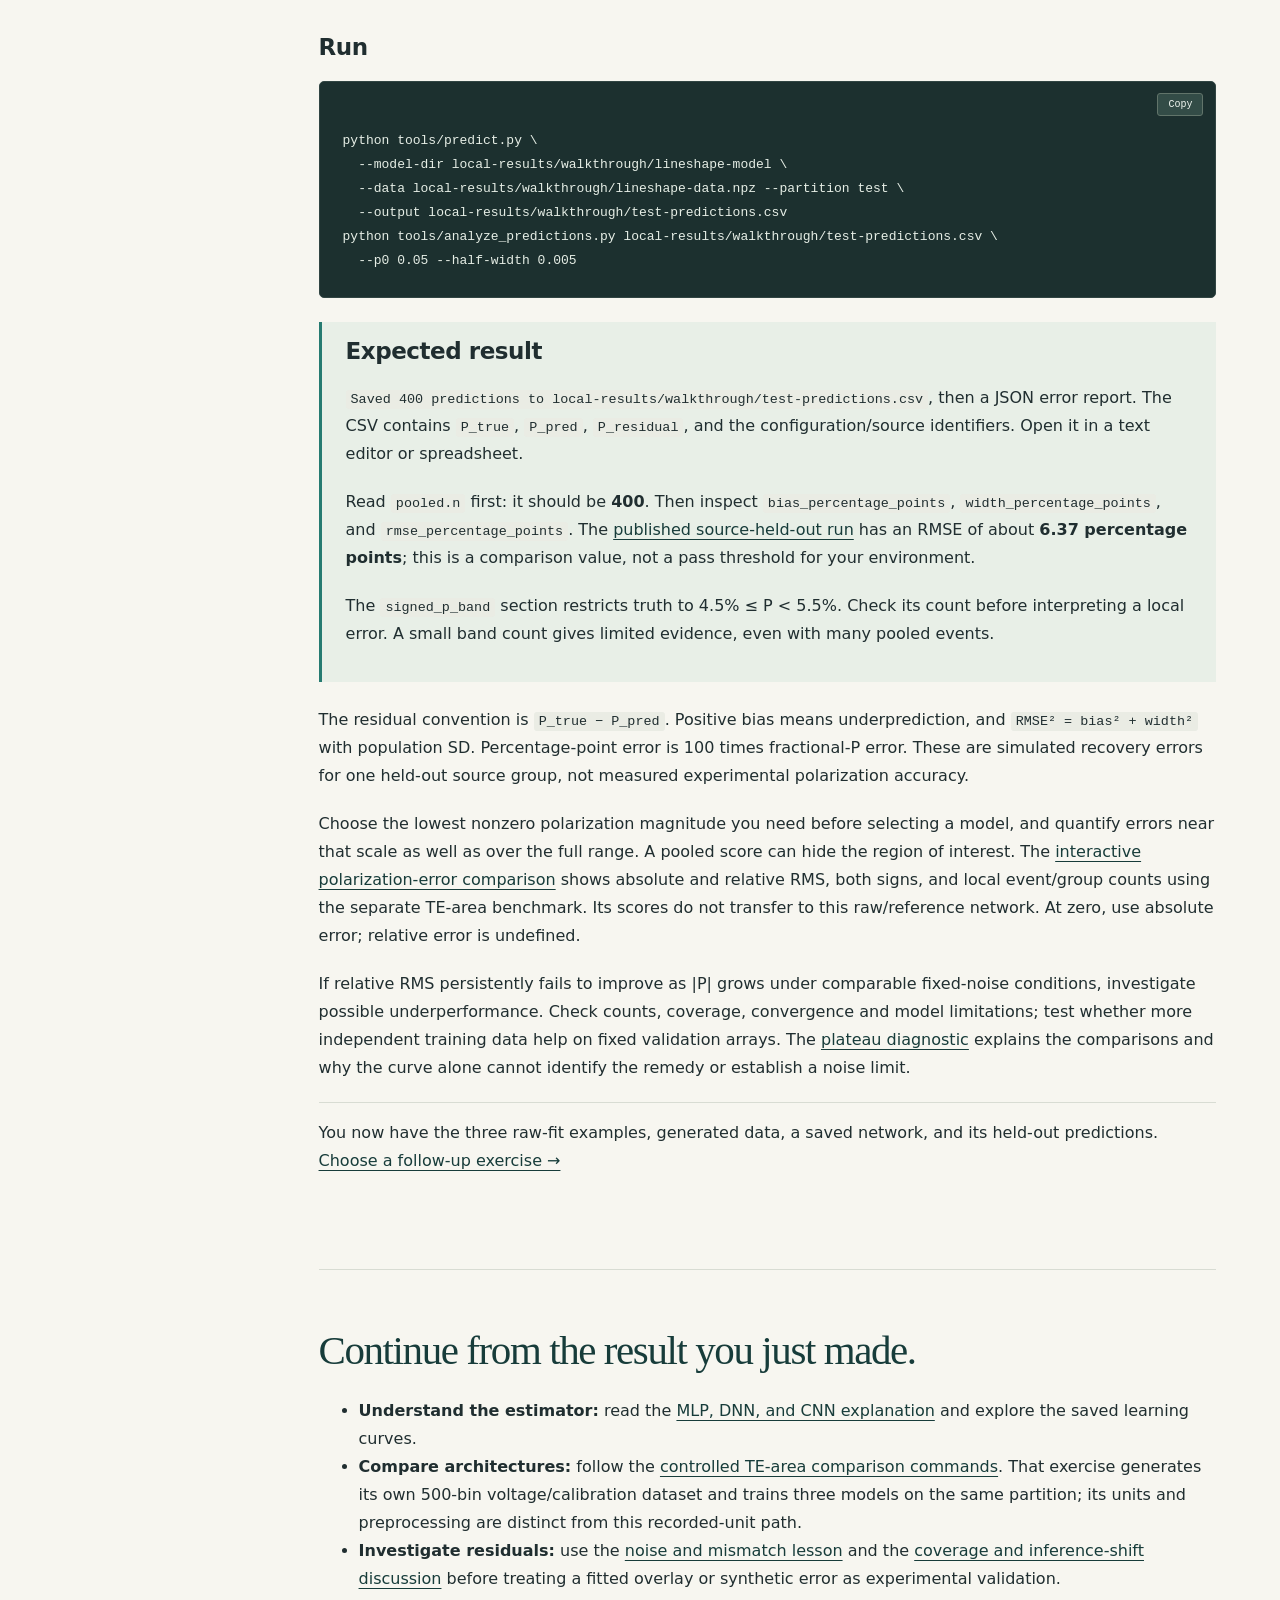
<file: docs/walkthrough.html>
<!doctype html>
<html lang="en">
<head>
  <meta charset="utf-8">
  <meta name="viewport" content="width=device-width, initial-scale=1">
  <meta name="description" content="Run the NMR / AI tutorial in order: inspect 500-bin inputs, fit three raw examples with baselines, generate data, train a network, and check predictions.">
  <meta name="theme-color" content="#173c3a">
  <title>NMR / AI — Run the tutorial step by step</title>
  <link rel="stylesheet" href="assets/style.css">
  <script src="assets/walkthrough.js" defer></script>
</head>
<body>
<a class="skip-link" href="#main">Skip to the walkthrough</a>
<header class="topbar"><a class="brand" href="index.html">NMR <span>/</span> AI</a><span class="topbar-note">The guided coding tutorial</span><a class="repo-link" href="https://github.com/zetanaut/NMR-AI">View on GitHub ↗</a></header>
<div class="layout">
<aside class="sidebar">
  <p class="eyebrow">Run → check → continue</p>
  <nav aria-label="Walkthrough steps">
    <a href="#start">Before you begin</a>
    <a href="#setup">1 · Set up Python</a>
    <a href="#inspect">2 · Inspect the inputs</a>
    <a href="#baseline">3 · Fit the baseline</a>
    <a href="#single-site">4 · Fit the single-site model</a>
    <a href="#butanol">5 · Fit both butanol sites</a>
    <a href="#nd3">6 · Fit UVA-ND3</a>
    <a href="#generate">7 · Generate training data</a>
    <a href="#train">8 · Train the network</a>
    <a href="#predict">9 · Predict and evaluate</a>
    <a href="#next">Continue learning</a>
    <a href="index.html">Physics and network explanations</a>
  </nav>
  <p class="sidebar-footer">Every working spectrum has 500 bins.<br>All three signal fits include the baseline.</p>
</aside>
<main id="main">
<section id="start" class="hero">
  <p class="eyebrow">Start here · Nine runnable steps</p>
  <h1>Run the code.<br><em>Check the result.</em></h1>
  <p class="lede">Start with the supplied measurements and finish with a trained network and a prediction file. Follow the steps in order. Each step gives you the command, the result to inspect, and the next action.</p>
  <div class="hero-actions"><a class="button" href="#setup">Begin with step 1 ↓</a><a class="text-link" href="index.html">Read the science alongside the code →</a></div>
  <p><strong>This is simulation-based inference of one scalar: vector polarization P.</strong> You will use measured sweeps and setup information to constrain a physical simulator, then train a multiscale convolutional neural network (CNN) on newly generated spectra with known P. Experimental P estimates have uncertainty and are not exact training labels. This polarization model returns a number; a denoising autoencoder (DAE) would return a cleaner spectrum. Reducing extraction error still leaves instrument and calibration uncertainties. <a href="index.html#inference-method">Read why we use this approach and what its errors mean.</a></p>
  <div class="table-wrap"><table><caption>What you will make</caption><thead><tr><th>Steps</th><th>Result</th></tr></thead><tbody>
    <tr><td>1–3 · Setup and baseline</td><td>A checked environment, audited inputs, and a measured-baseline diagnostic plot.</td></tr>
    <tr><td>4–6 · Three signal examples</td><td>Five complete raw-sweep fits per example, each with a circuit baseline and all 500 residuals.</td></tr>
    <tr><td>7–9 · Generate, train, predict</td><td>2,000 new simulated spectra, a saved network, and 400 held-out predictions.</td></tr>
  </tbody></table></div>
  <aside class="note"><h3>Keep these two operations clear</h3><p><strong>The three experimental fitters take raw sweeps with their baselines present.</strong> They fit the physical circuit and material response together. The UVA-ND3 input already contains a baseline.</p><p>Later, the network uses two channels: the raw sweep and the sweep minus a corresponding reference. The generator supplies an independent simulated reference for that step. No TE calibration is required on this learning path. Experimental fit estimates and newly sampled simulator truth labels have different roles.</p></aside>
  <p>Use a Bash terminal on Linux, macOS, or Windows with WSL. Run every block from the <code>NMR-AI/</code> repository directory. Commands go in your terminal; boxes labeled <strong>Expected result</strong> show what to look for. A CPU can run the tutorial; training uses CUDA when available. Fits may be quiet between completed records, and the two-site fit can take substantially longer than the other steps.</p>
  <p>All your results go under <code>local-results/walkthrough/</code>. The fitters, generator, trainer, and predictor require fresh output paths. To repeat the whole exercise, replace that prefix consistently with <code>local-results/walkthrough-2/</code>. To continue an interrupted session, activate the environment again and start at the first unfinished step; completed files remain available.</p>
</section>

<section id="setup" class="chapter">
  <div class="chapter-label"><span>01</span><p>Prepare the workspace</p></div>
  <h2>Install the tutorial and check Python.</h2>
  <p>Use Python 3.10 or newer. If you already have this repository, open a terminal in its directory and start at <code>python3 -m venv .venv</code>. If its environment is already installed, start at activation.</p>
  <p><code>requirements.txt</code> installs <strong>PyTorch</strong> (<code>torch</code>), NumPy, SciPy, and Matplotlib. For a CPU-only or GPU-specific build, use the <a href="https://pytorch.org/get-started/locally/">official PyTorch installation selector</a>: choose <strong>Stable</strong>, <strong>Pip</strong>, <strong>Python</strong>, your OS (<strong>Linux</strong> inside WSL), and your compute platform. Run the selected command after activating <code>.venv</code> and before the requirements command below. Replace <code>pip</code> or <code>pip3</code> with <code>python -m pip</code> to install into the active environment.</p>
  <h3>Run</h3>
<pre data-run="setup"><code>git clone https://github.com/zetanaut/NMR-AI.git
cd NMR-AI
python3 -m venv .venv
source .venv/bin/activate
python -m pip install -r requirements.txt</code></pre>
  <p>Check the selected interpreter and limit the small fitting calculations to one BLAS thread. Repeat the activation and exports whenever you open a new terminal.</p>
<pre data-run="environment"><code>export OPENBLAS_NUM_THREADS=1
export OMP_NUM_THREADS=1
python -c "import sys, numpy, scipy, torch, matplotlib; print(sys.executable); print('Imports OK'); print('PyTorch:', torch.__version__); print('CUDA:', torch.cuda.is_available())"
python -m unittest discover -s tests -v</code></pre>
  <div class="expected-result"><h3>Expected result</h3><p>Your environment’s Python path, <code>Imports OK</code>, the installed PyTorch version, and either <code>CUDA: True</code> or <code>CUDA: False</code>. <code>False</code> is valid for CPU use; if you intend to use an NVIDIA GPU, follow the official installation instructions until the check reports <code>True</code>. The tests finish with <code>OK</code>. If an import fails, reactivate this environment and rerun the requirements command using its <code>python</code>.</p></div>
  <p class="step-next">Once the checks pass, <a href="#inspect">inspect the supplied measurements in step 2 →</a></p>
</section>

<section id="inspect" class="chapter">
  <div class="chapter-label"><span>02</span><p>Read the supplied measurements</p></div>
  <h2>Confirm the 500-bin inputs before fitting.</h2>
  <p>The first two signal examples use the same five butanol sweeps. UVA-ND3 supplies five records from another acquisition, already resampled onto the working grid. This check uses the same audited readers as the fitting tools.</p>
  <h3>Run</h3>
<pre data-run="inputs"><code>python - &lt;&lt;'PY'
import sys
from pathlib import Path
sys.path.insert(0, 'tools')
from baseline_data import acquisition_grid, load_acquisition, load_baseline_csv
from experimental_data import load_signal_csv
from uva_nd3_data import load_nd3

f = acquisition_grid(load_acquisition()) / 1e6
baseline, audit = load_baseline_csv(Path('examples/deuteron-baseline.csv'))
butanol, scan_audit = load_signal_csv(Path('examples/Sample_RawSignal.csv'))
nd3, nd3_audit = load_nd3(Path('examples/uva-nd3.json'))
print(f'Grid: {len(f)} bins, {f[0]:.7f} to {f[-1]:.7f} MHz')
print('Baseline amplitudes:', baseline[:, 1:].shape)
print('Decimal-spacing repairs:', audit['decimal_whitespace_repair_count'])
print('Butanol amplitudes:', butanol[:, 1:].shape)
print('Butanol record separators audited:', len(scan_audit['unicode_line_separators']))
print('UVA-ND3 raw phase:', (len(nd3['records']), nd3_audit['bins']))
print('UVA-ND3 source resampling: verified')
PY
python tools/preview_baseline.py \
  --output local-results/walkthrough/baseline-input.svg</code></pre>
  <div class="expected-result"><h3>Expected result</h3>
<pre><code>Grid: 500 bins, 32.3000000 to 33.0628213 MHz
Baseline amplitudes: (1, 500)
Decimal-spacing repairs: 35
Butanol amplitudes: (5, 500)
Butanol record separators audited: 5
UVA-ND3 raw phase: (5, 500)
UVA-ND3 source resampling: verified
Previewed all 500 samples; 35 documented decimal-spacing repairs; no fit</code></pre>
  <p>Open <code>local-results/walkthrough/baseline-input.svg</code> in a browser. You should see all measured baseline points, before any fit. The adjacent JSON records the parsing repairs. The CSVs’ first column is a timestamp, so the shape checks above omit that column.</p></div>
  <p>The grid is <code>32.3 + 0.0015287*j MHz</code> for <code>j = 0..499</code>. Its nominal center is 32.7 MHz; preserve the recorded offsets and spacing. UVA-ND3’s original arrays remain in the provenance archive, and its working reader verifies the documented derivation.</p>
  <p class="step-next">With the inputs checked, <a href="#baseline">fit the baseline in step 3 →</a></p>
</section>

<section id="baseline" class="chapter">
  <div class="chapter-label"><span>03</span><p>Learn the baseline diagnostic</p></div>
  <h2>Fit the measured baseline and inspect its limits.</h2>
  <p>This first fit uses the confirmed butanol setup: n = 1, a 3.580 m half-wavelength at 32.7 MHz, and the declared ±3% working trim. It is a baseline-only exercise with a constant detector-phase assumption.</p>
  <h3>Run</h3>
<pre data-run="baseline"><code>python tools/fit_baseline.py examples/deuteron-baseline.csv \
  --starts 24 --output-dir local-results/walkthrough/baseline</code></pre>
  <h3>Check the report</h3>
<pre data-run="baseline-check"><code>python - &lt;&lt;'PY'
import json
from pathlib import Path
report = json.loads(Path('local-results/walkthrough/baseline/fit_report.json').read_text())
fit = report['fits'][0]
print('Fitted bins:', report['fitted_bin_mask'])
print('RMS:', format(fit['rmse_recorded_units'], '.6g'), 'recorded units')
print('Near bounds:', fit['near_bounds'])
PY</code></pre>
  <div class="expected-result"><h3>Expected result</h3><p>The fit reports six unknowns and RMS approximately <code>0.000811955</code> recorded units. The report retains all 500 bins and flags the upper cable-trim and stray-capacitance bounds: +3% and 400 pF.</p><p>Open <code>local-results/walkthrough/baseline/baseline_fits.png</code>. The upper panel overlays data and fit; the lower panel is recorded minus fitted. The smooth residual and bound pressure are part of the result. They show that this constrained fit is a diagnostic, not an accepted hardware calibration.</p></div>
  <p>In the next step the signal fitter estimates tuning and frequency-dependent detector phase jointly with the lineshape. It reads the raw baseline and signals again using its own declared electronics assumptions. The bound-limited capacitor estimate here is not passed to it as a measurement. <a href="baseline.html#example">Read the full baseline explanation.</a></p>
  <p class="step-next">After inspecting the residual, <a href="#single-site">fit the first signal model in step 4 →</a></p>
</section>

<section id="single-site" class="chapter">
  <div class="chapter-label"><span>04</span><p>Signal example 1 of 3</p></div>
  <h2>Fit the raw butanol sweeps with one spin-1 site.</h2>
  <p>Fit the circuit baseline and complex single-site response together. All five raw sweeps retain their baselines, all 500 bins enter each fit, and polarization comes from the spin-temperature branch shapes without TE calibration.</p>
  <h3>Run</h3>
<pre data-run="single-site"><code>python tools/match_experimental_signals.py \
  --output-dir local-results/walkthrough/single-site --starts 6
python tools/plot_fit.py --fit-dir local-results/walkthrough/single-site \
  --output local-results/walkthrough/single-site-fits.png</code></pre>
  <div class="expected-result"><h3>Expected result</h3><p>Five scan summaries, five <code>scan_N.csv</code> files, and <code>single-site/matching_report.json</code>. The selected P estimates are approximately <strong>35.08%, −5.74%, 36.85%, 41.07%, and −7.96%</strong> in file order, with RMS about 6.0–6.6 × 10⁻⁵ recorded units. These are conditional fit estimates.</p><p>Open <code>local-results/walkthrough/single-site-fits.png</code>. Each row shows raw data with the full fit and fitted circuit baseline, then the fitted nuclear response, then raw-minus-fit residuals. The plotting command checks the exact grid and the saved baseline/signal/residual identities. Read its convergence and bound flags as well as the overlay.</p></div>
  <p>Keep <code>matching_report.json</code>: step 5 uses it to initialize the two-site comparison, and step 7 uses its complete fitted configurations to seed a separate single-site generator. <a href="matching.html#results">Compare the published single-site fits.</a></p>
  <p class="step-next"><a href="#butanol">Use this report for the butanol comparison in step 5 →</a></p>
</section>

<section id="butanol" class="chapter">
  <div class="chapter-label"><span>05</span><p>Signal example 2 of 3</p></div>
  <h2>Fit C–D and O–D sites to the same raw sweeps.</h2>
  <p>This step reads your step 4 report explicitly. It keeps the same five measurements and electronics bounds, and adds three parameters for the second deuteron environment. The baseline remains in the input.</p>
  <h3>Run</h3>
<pre data-run="butanol"><code>python tools/match_butanol.py \
  --single-site-report local-results/walkthrough/single-site/matching_report.json \
  --output-dir local-results/walkthrough/butanol --starts 6
python tools/plot_fit.py --fit-dir local-results/walkthrough/butanol \
  --output local-results/walkthrough/butanol-fits.png</code></pre>
  <div class="expected-result"><h3>Expected result</h3><p>Five fits in <code>butanol/butanol_report.json</code> and five <code>scan_N.csv</code> files. The plot command prints each RMS reduction against your supplied single-site fit. The reference run gives reductions of approximately <strong>2.57%, 0.05%, 2.37%, 4.35%, and 0.28%</strong>. Its selected solutions converge; one alternative start reaches its evaluation limit.</p><p>Open <code>local-results/walkthrough/butanol-fits.png</code> beside <code>single-site-fits.png</code>. Compare the complete residuals, including the endpoints. The plotting axes adapt to each fit, so use the printed RMS values for a numerical comparison. A smaller in-sample residual with three extra parameters does not establish more accurate P.</p></div>
  <p>Both sites share a spin-temperature polarization and a physical linewidth. The fitted O–D weight is an effective signal fraction. <a href="butanol.html#model">Read the material assumptions and saved comparison.</a> This fit comparison does not replace the single-site generator used later.</p>
  <p class="step-next"><a href="#nd3">Apply the same raw-sweep workflow to UVA-ND3 in step 6 →</a></p>
</section>

<section id="nd3" class="chapter">
  <div class="chapter-label"><span>06</span><p>Signal example 3 of 3</p></div>
  <h2>Fit raw UVA-ND3 with its baseline present.</h2>
  <p>The supplied <code>examples/uva-nd3.json</code> is ready to use and was checked in step 2. The fitter selects its raw <code>phase</code> channel and jointly fits the circuit baseline and ND3 spin-1 response. Its recorded reference and stored subtraction are provenance; they are not the fit input. No baseline needs to be added.</p>
  <h3>Run</h3>
<pre data-run="nd3"><code>python tools/match_uva_nd3.py \
  --output-dir local-results/walkthrough/nd3 --starts 6
python tools/plot_fit.py --fit-dir local-results/walkthrough/nd3 \
  --output local-results/walkthrough/nd3-fits.png</code></pre>
  <div class="expected-result"><h3>Expected result</h3><p>Five raw fits for source records <strong>1, 126, 251, 376, and 501</strong>, saved as <code>record_N.csv</code> plus <code>nd3/uva_nd3_report.json</code>. Approximate fitted P values are <strong>−25.91%, −34.80%, −34.19%, −33.57%, and −33.27%</strong>. Raw-fit RMS is about 1.63–3.00 × 10⁻⁵ recorded units.</p><p>Open <code>local-results/walkthrough/nd3-fits.png</code>. All five rows show the baseline-bearing raw input and all 500 residuals. The reference result for record 376 reaches the 2000 pF upper tuning-capacitance search bound. Keep that diagnostic visible.</p></div>
  <p>ND3’s fixed circuit values are explicit tutorial assumptions; its hardware calibration is unresolved. Sharing the 500-bin grid does not assign the measured butanol hardware to ND3. <a href="uva-nd3.html#model">Read the ND3 model and provenance.</a></p>
  <p class="step-next">You have now fitted all three examples with baselines. <a href="#generate">Return to the step 4 single-site report to generate learning data →</a></p>
</section>

<section id="generate" class="chapter">
  <div class="chapter-label"><span>07</span><p>Make new labeled spectra</p></div>
  <h2>Generate 2,000 spectra from the single-site fit configurations.</h2>
  <p>The generator uses your step 4 report. Each new event has a newly sampled, simulator-known P in [−0.6, 0.6], a full baseline-containing sweep, and a corresponding independent simulated baseline reference. The two-site and ND3 fits remain material-comparison exercises.</p>
  <h3>Run</h3>
<pre data-run="generate"><code>python tools/generate_matched_data.py \
  --matching-report local-results/walkthrough/single-site/matching_report.json \
  --num-samples 2000 --num-configurations 100 --seed 42 \
  --output local-results/walkthrough/lineshape-data.npz</code></pre>
  <h3>Check what training will receive</h3>
<pre data-run="dataset-check"><code>python - &lt;&lt;'PY'
import sys
import numpy as np
sys.path.insert(0, 'tools')
from learning_data import load_dataset
path = 'local-results/walkthrough/lineshape-data.npz'
data = load_dataset(path, training=True)
with np.load(path, allow_pickle=False) as arrays:
    print('Raw sweeps:', arrays['signals'].shape)
    print('Reference baselines:', arrays['baselines'].shape)
    print('TE calibration array present:', 'calibration' in arrays)
print('Network features:', data['features'].shape)
print('Feature mode:', data['contract']['feature_mode'])
print('Units:', data['contract']['voltage_unit'])
print('Measured source groups:', np.unique(data['identifiers']['source_scan_1based']).tolist())
PY</code></pre>
  <div class="expected-result"><h3>Expected result</h3>
<pre><code>Raw sweeps: (2000, 500)
Reference baselines: (2000, 500)
TE calibration array present: False
Network features: (2000, 2, 500)
Feature mode: lineshape
Units: recorded units
Measured source groups: [1, 2, 3, 4, 5]</code></pre>
  <p><code>lineshape-data.npz</code> stores the arrays. <code>lineshape-data.json</code> records the seed configurations, coverage settings, units, hashes, and limitations. The two feature channels are raw and raw-minus-reference; subtraction happens in float64 before conversion to float32. Clean simulator signals are diagnostic arrays and do not enter training.</p></div>
  <p>The sampled ranges are controlled robustness choices. The white-noise setting uses a residual-based high-frequency proxy; it does not reproduce every correlated residual seen above. These five measured sources do not establish a population distribution. <a href="matching.html#coverage">Read the generator coverage and noise assumptions.</a></p>
  <h3>Choose coverage before increasing the event count</h3>
  <p>This command samples P uniformly. Near zero, the response is weaker and the intrinsic branch weights become more equal, so a small imbalance can be harder to distinguish from noise or amplitude changes. Inspect validation errors and counts on both sides of zero. Extra low-|P| examples may help, provided they span supported noise and setup conditions and leave enough coverage elsewhere.</p>
  <p><code>--num-samples</code> adds events and <code>--num-configurations</code> sets the number of simulated configurations. Neither adds measured sources. <code>--p-min</code> and <code>--p-max</code> change the uniform range; they do not create a non-uniform mixture. Try the <a href="index.html#sampling-lab">interactive sampling example</a> and read the <a href="https://github.com/zetanaut/NMR-AI/blob/main/docs/reference/training-design.md">training-data design guide</a> before extending the generator or weighting training rows. Preserve the current exercise for a reproducible starting point.</p>
  <p class="step-next"><a href="#train">Pass this NPZ file to the trainer in step 8 →</a></p>
</section>

<section id="train" class="chapter">
  <div class="chapter-label"><span>08</span><p>Fit a network using training rows only</p></div>
  <h2>Train and save the validation-selected checkpoint.</h2>
  <p>Use the multiscale CNN with physical summaries. The split keeps every simulated descendant of a measured source together. Training fits the scalers and ridge coefficients, validation selects the checkpoint, and <code>--defer-test</code> leaves test evaluation for step 9.</p>
  <h3>Run</h3>
<pre data-run="train"><code>python tools/train_model.py \
  --data local-results/walkthrough/lineshape-data.npz \
  --output-dir local-results/walkthrough/lineshape-model \
  --architecture physics_multiscale --epochs 80 --patience 12 \
  --learning-rate 0.0001 --seed 42 --batch-order-seed 42 --defer-test</code></pre>
  <h3>Check the split and saved model</h3>
<pre data-run="training-check"><code>python - &lt;&lt;'PY'
import json
from pathlib import Path
folder = Path('local-results/walkthrough/lineshape-model')
split = json.loads((folder / 'split.json').read_text())
provenance = json.loads((folder / 'provenance.json').read_text())
print('Grouped by:', split['group_column'])
for name in ('train', 'validation', 'test'):
    print(name, 'rows:', split['rows'][name], 'sources:', split['group_values'][name])
print('Saved model:', (folder / 'model.pt').is_file())
print('Best epoch:', provenance['best_epoch'])
print('Test evaluated:', provenance['test_evaluated'])
PY</code></pre>
  <div class="expected-result"><h3>Expected result</h3><p>Epoch lines followed by <code>Saved best validation checkpoint</code>. The saved split is:</p>
<pre><code>Grouped by: source_scan_1based
train rows: 1200 sources: [3, 4, 5]
validation rows: 400 sources: [2]
test rows: 400 sources: [1]
Saved model: True</code></pre>
  <p><code>Test evaluated: False</code> confirms the test was deferred. The model folder contains <code>model.pt</code>, <code>scaler.npz</code>, <code>partition.npz</code>, <code>history.csv</code>, and JSON configuration/provenance. Keep these together; the predictor uses them. The published run selected epoch 6 and stopped after 18 epochs. The stopping epoch and final decimals can differ with library versions, device, and numerical fit differences.</p></div>
  <p>The learned branch uses 5-, 15- and 31-bin filters, residual blocks and internal average pooling from 500 to 250 to 125 positions. Global mean, maximum and SD pooling feed a correction head; a second branch fits a ridge estimate from 25 amplitude and shape summaries of all 500 positions. Their sum predicts P. <a href="index.html#cnn-pooling">Follow each layer and its purpose</a>, then <a href="index.html#cnn-summary-purpose">read why the summaries are included</a>.</p>
  <p>This step uses raw/reference recorded units without an area-calibration input. The separate TE-area benchmark supplies calibrated per-bin area contributions to the same architecture. TE names its chosen reference, not a restriction to TE-scale polarization. <a href="index.html#area-calibration">Read about known-P references and Boltzmann spin equilibrium.</a></p>
  <p><a href="index.html#network">Read how the convolution filters and physical summaries work.</a> Splitting 2,000 events at random would mix descendants of the same measured seed across partitions; the saved source grouping avoids that leakage.</p>
  <h3>Understand what one epoch does</h3>
  <p>The default batch size is 128: 1,200 training rows give 10 updates per epoch, including a smaller final batch. Each update computes scaled mean squared error, backpropagates, clips the gradient norm, and updates the neural weights with AdamW. The 26 ridge coefficients were fitted first on training rows and remain frozen. Validation evaluates the resulting model without updating its weights.</p>
  <p>The learning-rate scheduler can reduce the step size when validation improvement stalls. Separately, <code>--patience 12</code> stops after 12 successive epochs without a new best validation loss; <code>--epochs 80</code> is the maximum. More epochs reuse the same examples. They do not provide new training data.</p>
  <details id="training-size-guide"><summary>How much data should I generate for my own model?</summary><div class="details-body">
    <p>There is no dependable examples-per-weight ratio. This model has 82,365 parameters optimized during neural training plus 26 fitted ridge coefficients, yet the required dataset depends on noise, the range of physical conditions, model structure, and the error target. The 2,000-event exercise demonstrates the workflow; it does not establish sufficient coverage for another experiment.</p>
    <p>Compare nested training sizes, such as 1,200, 2,400, 4,800 and 9,600 rows when available, using fixed validation inputs and source groups. Refit preprocessing and weights using each training subset only. Record pooled and signed low-|P| errors, independent group counts, optimizer updates, and variation across seeds. Study adding events within existing setups separately from adding independent setups. The current CLI does not automate this fixed-validation study.</p>
    <p>Low training error with worse validation error motivates more independent coverage or stronger regularization. High errors in both partitions also warrant checking inputs, optimization and model capacity. If extra rows stop helping, investigate the limiting factor before simply increasing the count. Compare errors in percentage points, since normalized target scales can differ between runs. Keep final testing for the frozen design. <a href="index.html#dataset-size">Read the dataset-size lesson and study protocol.</a></p>
  </div></details>
  <p class="step-next">Keep the selected checkpoint fixed and <a href="#predict">evaluate the saved test partition in step 9 →</a></p>
</section>

<section id="predict" class="chapter">
  <div class="chapter-label"><span>09</span><p>Use the saved model and inspect its errors</p></div>
  <h2>Make 400 predictions, then read the error report.</h2>
  <p>The predictor reloads your saved model and preprocessing. Use the same NPZ and <code>--partition test</code> so it checks the dataset hash and evaluates only the held-out rows. Predictions and labels are fractional P: <code>0.05</code> means 5% polarization.</p>
  <h3>Run</h3>
<pre data-run="predict"><code>python tools/predict.py \
  --model-dir local-results/walkthrough/lineshape-model \
  --data local-results/walkthrough/lineshape-data.npz --partition test \
  --output local-results/walkthrough/test-predictions.csv
python tools/analyze_predictions.py local-results/walkthrough/test-predictions.csv \
  --p0 0.05 --half-width 0.005</code></pre>
  <div class="expected-result"><h3>Expected result</h3><p><code>Saved 400 predictions to local-results/walkthrough/test-predictions.csv</code>, then a JSON error report. The CSV contains <code>P_true</code>, <code>P_pred</code>, <code>P_residual</code>, and the configuration/source identifiers. Open it in a text editor or spreadsheet.</p><p>Read <code>pooled.n</code> first: it should be <strong>400</strong>. Then inspect <code>bias_percentage_points</code>, <code>width_percentage_points</code>, and <code>rmse_percentage_points</code>. The <a href="matching.html#lineshape-network">published source-held-out run</a> has an RMSE of about <strong>6.37 percentage points</strong>; this is a comparison value, not a pass threshold for your environment.</p><p>The <code>signed_p_band</code> section restricts truth to 4.5% ≤ P &lt; 5.5%. Check its count before interpreting a local error. A small band count gives limited evidence, even with many pooled events.</p></div>
  <p>The residual convention is <code>P_true − P_pred</code>. Positive bias means underprediction, and <code>RMSE² = bias² + width²</code> with population SD. Percentage-point error is 100 times fractional-P error. These are simulated recovery errors for one held-out source group, not measured experimental polarization accuracy.</p>
  <p>Choose the lowest nonzero polarization magnitude you need before selecting a model, and quantify errors near that scale as well as over the full range. A pooled score can hide the region of interest. The <a href="index.html#polarization-performance">interactive polarization-error comparison</a> shows absolute and relative RMS, both signs, and local event/group counts using the separate TE-area benchmark. Its scores do not transfer to this raw/reference network. At zero, use absolute error; relative error is undefined.</p>
  <p>If relative RMS persistently fails to improve as |P| grows under comparable fixed-noise conditions, investigate possible underperformance. Check counts, coverage, convergence and model limitations; test whether more independent training data help on fixed validation arrays. The <a href="index.html#polarization-diagnostic">plateau diagnostic</a> explains the comparisons and why the curve alone cannot identify the remedy or establish a noise limit.</p>
  <p class="step-next">You now have the three raw-fit examples, generated data, a saved network, and its held-out predictions. <a href="#next">Choose a follow-up exercise →</a></p>
</section>

<section id="next" class="chapter">
  <h2>Continue from the result you just made.</h2>
  <ul>
    <li><strong>Understand the estimator:</strong> read the <a href="index.html#network">MLP, DNN, and CNN explanation</a> and explore the saved learning curves.</li>
    <li><strong>Compare architectures:</strong> follow the <a href="https://github.com/zetanaut/NMR-AI/blob/main/docs/reference/benchmarks.md#compare-an-mlp-dnn-and-cnn">controlled TE-area comparison commands</a>. That exercise generates its own 500-bin voltage/calibration dataset and trains three models on the same partition; its units and preprocessing are distinct from this recorded-unit path.</li>
    <li><strong>Investigate residuals:</strong> use the <a href="matching.html#noise">noise and mismatch lesson</a> and the <a href="index.html#distribution-shift">coverage and inference-shift discussion</a> before treating a fitted overlay or synthetic error as experimental validation.</li>
  </ul>
  <details><summary>Resume, rerun, and view your own files</summary><div class="details-body"><p>On returning to an installed workspace, activate <code>.venv</code>, repeat the two thread exports from step 1, and continue with the next unfinished command. “Choose a fresh output directory” protects existing results: change the output prefix consistently for a new run. If a fit was interrupted, keep its partial files for inspection and use a new directory for that fit, updating downstream paths.</p><p>The local PNG/SVG figures show your actual run. This website displays the checked-in reference results. The <code>export_*.py</code> scripts are for rebuilding those public reference pages and include provenance checks; you do not need to run them to view your own fits.</p></div></details>
  <p>The <a href="https://github.com/zetanaut/NMR-AI/blob/main/docs/reference/physics-electronics-theory.md">physics record</a>, <a href="https://github.com/zetanaut/NMR-AI/blob/main/docs/reference/experimental-matching.md">matching record</a>, and <a href="https://github.com/zetanaut/NMR-AI/blob/main/docs/reference/material-examples.md">material record</a> document the sources, units, fit assumptions, and unresolved experimental conventions.</p>
</section>
<footer><a class="brand" href="index.html">NMR <span>/</span> AI</a><p>500 bins · three raw-fit examples · one complete learning workflow</p></footer>
<p id="copy-status" class="sr-only" aria-live="polite"></p>
</main></div>
</body>
</html>
</file>
<file: docs/assets/style.css>
:root {
  --paper: #f7f6f0;
  --ink: #202e30;
  --muted: #5c6867;
  --green: #173c3a;
  --teal: #267b71;
  --mint: #e8efe7;
  --rust: #b44c30;
  --line: #d8dcd3;
  --white: #fffefa;
  --mono: ui-monospace, SFMono-Regular, Consolas, monospace
}

.expected-result {
  background: var(--mint);
  border-left: 3px solid var(--teal);
  padding: 14px 24px;
  margin: 24px 0;
  overflow-wrap: anywhere;
}

.expected-result h3 { margin-top: 0; }
.expected-result pre { padding-right: 20px; }
.step-next { padding: 16px 0; border-top: 1px solid var(--line); }

* {
  box-sizing: border-box
}

html {
  scroll-behavior: smooth;
  scroll-padding-top: 100px
}

body {
  margin: 0;
  background: var(--paper);
  color: var(--ink);
  font-family: system-ui, -apple-system, BlinkMacSystemFont, "Segoe UI", sans-serif;
  font-size: 16px;
  line-height: 1.75
}

a {
  color: var(--green);
  text-decoration-thickness: 1px;
  text-underline-offset: 4px
}

a:hover {
  color: var(--rust)
}

button,
input,
select {
  font: inherit
}

button,
a,
input,
select,
summary {
  -webkit-tap-highlight-color: transparent
}

button {
  cursor: pointer
}

button:focus-visible,
a:focus-visible,
input:focus-visible,
select:focus-visible,
summary:focus-visible {
  outline: 3px solid var(--rust);
  outline-offset: 5px
}

::selection {
  background: #d2e4d5
}

.topbar {
  height: 76px;
  border-bottom: 1px solid var(--line);
  background: rgba(247, 246, 240, .97);
  display: flex;
  align-items: center;
  gap: 32px;
  padding: 0 42px;
  position: sticky;
  top: 0;
  z-index: 10
}

.brand {
  display: flex;
  align-items: center;
  gap: 9px;
  color: var(--green);
  font-size: 21px;
  font-weight: 800;
  text-decoration: none;
  letter-spacing: -.7px
}

.brand span {
  color: #85948c;
  font-weight: 400
}

.brand svg {
  width: 35px;
  height: 30px;
  margin-right: 5px;
  fill: none;
  stroke: var(--teal);
  stroke-width: 2.1
}

.topbar-note {
  font-size: 12px;
  text-transform: uppercase;
  letter-spacing: 1.7px;
  color: var(--muted);
  padding-left: 28px;
  border-left: 1px solid var(--line)
}

.repo-link {
  margin-left: auto;
  font-size: 13px;
  text-decoration: none
}

.repo-link span {
  padding-left: 9px
}

.layout {
  max-width: 1580px;
  margin: auto;
  display: grid;
  grid-template-columns: 255px minmax(0, 1fr)
}

.sidebar {
  height: calc(100vh - 76px);
  position: sticky;
  top: 76px;
  padding: 43px 24px 24px 36px;
  border-right: 1px solid var(--line);
  overflow: auto
}

.eyebrow {
  font-size: 11px;
  font-weight: 700;
  letter-spacing: 1.7px;
  text-transform: uppercase;
  line-height: 1.5;
  color: var(--muted);
  margin: 0 0 17px
}

.sidebar .eyebrow {
  font-size: 10px
}

.sidebar nav {
  display: grid;
  gap: 4px;
  margin: 23px -12px 34px
}

.sidebar nav a {
  font-size: 13px;
  text-decoration: none;
  padding: 9px 12px;
  border-radius: 4px;
  color: var(--muted);
  border-left: 2px solid transparent;
  line-height: 1.5
}

.sidebar nav a:hover {
  background: var(--mint);
  color: var(--green)
}

.sidebar nav a.active {
  background: var(--mint);
  color: var(--green);
  border-left-color: var(--teal);
  font-weight: 650
}

.sidebar nav a span {
  font-family: var(--mono);
  font-size: 10px;
  padding-right: 9px;
  color: var(--teal)
}

.sidebar nav a.subnav {
  padding-left: 34px;
  font-size: 12px
}

.sidebar-target {
  border-top: 1px solid var(--line);
  padding-top: 24px
}

.sidebar-target strong {
  display: block;
  font-family: Georgia, serif;
  font-size: 45px;
  line-height: 1.3;
  font-weight: 400;
  margin-top: 10px;
  color: var(--green)
}

.sidebar-target strong small {
  font-family: system-ui, sans-serif;
  font-size: 16px
}

.sidebar-target p {
  font-size: 12px;
  color: var(--muted);
  line-height: 1.8
}

.sidebar-target a {
  font-size: 11px
}

.sidebar-footer {
  font-size: 10px;
  line-height: 1.8;
  margin-top: 36px;
  color: var(--muted)
}

main {
  min-width: 0;
  padding: 58px 6.2% 0;
  max-width: 1250px
}

.hero {
  padding-bottom: 52px
}

.hero>.eyebrow {
  display: flex;
  align-items: center;
  gap: 9px;
  margin-bottom: 23px
}

.status-dot {
  height: 6px;
  width: 6px;
  border-radius: 50%;
  background: var(--teal)
}

h1,
h2,
h3,
h4,
p,
figure {
  margin-top: 0
}

h1,
h2 {
  font-family: Georgia, "Times New Roman", serif;
  font-weight: 400;
  color: var(--green);
  letter-spacing: -1.4px;
  line-height: 1.1
}

h1 {
  font-size: clamp(44px, 4.6vw, 72px);
  max-width: 870px;
  margin-bottom: 27px
}

h1 em {
  font-weight: 400;
  color: var(--teal)
}

h2 {
  font-size: clamp(32px, 3.2vw, 47px);
  margin-bottom: 24px;
  max-width: 810px
}

h3 {
  font-size: 23px;
  font-weight: 650;
  line-height: 1.35;
  letter-spacing: -.45px;
  margin-bottom: 17px
}

h4 {
  font-size: 16px;
  line-height: 1.5;
  font-weight: 700;
  margin-bottom: 12px
}

p {
  margin-bottom: 20px
}

.lede {
  font-size: 19px;
  line-height: 1.75;
  color: var(--muted);
  max-width: 830px;
  margin-bottom: 28px
}

.hero-actions {
  display: flex;
  align-items: center;
  gap: 25px;
  margin: 32px 0 42px
}

.button {
  background: var(--green);
  color: var(--white);
  padding: 12px 22px;
  border-radius: 3px;
  text-decoration: none;
  font-size: 13px;
  display: inline-flex;
  gap: 25px;
  align-items: center
}

.button:hover {
  background: var(--teal);
  color: white
}

.text-link {
  font-size: 13px;
  text-decoration: none
}

.route {
  display: grid;
  grid-template-columns: repeat(3, 1fr);
  border-top: 1px solid var(--line);
  border-bottom: 1px solid var(--line);
  margin-bottom: 48px
}

.route a {
  position: relative;
  display: grid;
  grid-template-columns: 36px 1fr;
  gap: 0 10px;
  text-decoration: none;
  padding: 24px 16px 24px 0
}

.route a+a {
  border-left: 1px solid var(--line);
  padding-left: 22px
}

.route-number {
  grid-row: span 2;
  font-family: var(--mono);
  font-size: 11px;
  color: var(--teal);
  padding-top: 5px
}

.route strong {
  font-size: 18px;
  line-height: 1.6;
  font-weight: 600
}

.route a>span:last-child {
  font-size: 12px;
  color: var(--muted)
}

.intro-grid,
.two-up {
  display: grid;
  grid-template-columns: 1fr 1fr;
  gap: 30px
}

.intro-grid h2 {
  font-size: 28px;
  letter-spacing: -.5px
}

.intro-grid p {
  font-size: 14px
}

.intro-grid .note h3 {
  font-size: 16px
}

.intro-grid .note p:last-child {
  margin-bottom: 0
}

.note {
  background: var(--mint);
  padding: 25px 27px;
  border-radius: 3px;
  margin-bottom: 25px
}

.note p:last-child {
  margin-bottom: 0
}

.chapter {
  padding: 58px 0;
  border-top: 1px solid var(--line)
}

.chapter>h3 {
  margin-top: 39px
}

.chapter-label {
  display: flex;
  align-items: center;
  gap: 15px;
  margin-bottom: 27px
}

.chapter-label>span {
  display: grid;
  place-items: center;
  font-size: 14px;
  font-family: var(--mono);
  background: var(--green);
  color: var(--white);
  height: 40px;
  width: 40px;
  border-radius: 50%
}

.chapter-label p {
  font-size: 11px;
  font-weight: 700;
  color: var(--teal);
  letter-spacing: 1.5px;
  text-transform: uppercase;
  margin: 0
}

.chapter>.lede {
  margin-bottom: 31px
}

.subsection {
  margin-top: 42px;
  scroll-margin-top: 100px
}

.equation {
  background: #eeeee6;
  padding: 24px 20px;
  text-align: center;
  border-block: 1px solid var(--line);
  font-family: Georgia, serif;
  font-size: 23px;
  color: var(--green);
  line-height: 1.7;
  margin: 27px 0;
  overflow-wrap: anywhere
}

.equation.small {
  font-size: 19px;
  padding: 17px
}

.two-up p {
  font-size: 15px
}

.two-up h3 {
  font-size: 21px
}

.two-up>div {
  min-width: 0
}

.checklist {
  border-left: 2px solid var(--teal);
  padding: 3px 0 3px 23px;
  margin: 27px 0
}

.checklist ul {
  padding-left: 18px;
  margin: 0
}

.checklist li {
  font-size: 15px;
  margin-bottom: 8px
}

.checklist h4 {
  margin-bottom: 12px
}

.callout {
  background: #f1e7d9;
  border-left: 3px solid #bd7a4d;
  padding: 27px 29px;
  margin: 30px 0
}

.callout h4 {
  font-family: Georgia, serif;
  font-size: 24px;
  font-weight: 400;
  line-height: 1.35
}

.callout p:last-child {
  margin-bottom: 0;
  font-size: 15px
}

.callout .eyebrow {
  color: #8d4e30
}

.table-wrap {
  overflow: auto;
  margin: 28px 0;
  border: 1px solid var(--line);
  border-radius: 4px
}

table {
  border-collapse: collapse;
  width: 100%;
  font-size: 13px;
  line-height: 1.7
}

caption {
  text-align: left;
  background: var(--mint);
  padding: 13px 18px;
  font-size: 11px;
  font-weight: 600;
  color: var(--green);
  caption-side: top
}

th,
td {
  text-align: left;
  padding: 14px 18px;
  vertical-align: top;
  border-bottom: 1px solid var(--line)
}

th {
  font-size: 10px;
  letter-spacing: 1px;
  text-transform: uppercase;
  color: var(--muted);
  white-space: nowrap
}

tr:last-child td {
  border-bottom: 0
}

tbody tr:nth-child(even) {
  background: #f1f2eb
}

#cnn-pooling table {
  min-width: 640px
}

.polarization-controls {
  display: grid;
  grid-template-columns: repeat(2, minmax(0, 1fr));
  gap: 18px
}

.polarization-controls label {
  display: block;
  font-size: 13px;
  font-weight: 600;
  margin-bottom: 8px
}

.polarization-controls select {
  width: 100%;
  min-width: 0
}

.polarization-controls .controls {
  grid-column: 1 / -1
}

.polarization-legend {
  display: flex;
  flex-wrap: wrap;
  gap: 8px 18px;
  font-size: 12px !important
}

.polarization-legend span::before {
  content: "";
  display: inline-block;
  width: 16px;
  height: 3px;
  margin: 0 6px 3px 0;
  background: #b44c30
}

.polarization-legend span:nth-child(2)::before { background: #57786e }
.polarization-legend span:nth-child(3)::before { background: #173c3a }

td:first-child {
  font-weight: 550
}

#results-table td:not(:first-child) {
  font-family: var(--mono);
  font-size: 12px;
  white-space: nowrap
}

code {
  font-family: var(--mono);
  font-size: .84em;
  background: #eaece4;
  padding: 2px 5px;
  border-radius: 3px;
  overflow-wrap: anywhere
}

pre {
  position: relative;
  background: #1c302f;
  color: #e6eee6;
  padding: 47px 23px 24px;
  border-radius: 5px;
  overflow: auto;
  margin: 18px 0 22px;
  font-size: 13px;
  line-height: 1.85;
  border: 1px solid #314543
}

pre code {
  background: none;
  padding: 0;
  color: inherit;
  font-size: inherit;
  white-space: pre;
  overflow-wrap: normal
}

.code-label {
  margin-top: 26px;
  font-size: 11px;
  font-weight: 650;
  letter-spacing: 1.1px;
  text-transform: uppercase;
  color: var(--teal)
}

.copy-button {
  position: absolute;
  top: 11px;
  right: 12px;
  background: #334c47;
  border: 1px solid #61746a;
  color: #eff5ef;
  padding: 2px 10px;
  border-radius: 3px;
  font-size: 10px;
  line-height: 1.7
}

.copy-button:hover {
  background: #4c655b
}

details {
  margin: 23px 0;
  border-block: 1px solid var(--line)
}

details+details {
  border-top: 0;
  margin-top: -23px
}

summary {
  padding: 16px 2px;
  font-size: 14px;
  font-weight: 600;
  cursor: pointer;
  color: var(--green)
}

summary::marker {
  color: var(--teal)
}

.details-body {
  padding: 5px 0 18px
}

.details-body p {
  font-size: 14px
}

.details-body p:last-child {
  margin-bottom: 0
}

.setup {
  margin-top: 14px
}

.checkpoint {
  display: flex;
  gap: 24px;
  align-items: baseline;
  padding: 23px 0 0;
  border-top: 1px solid var(--line);
  margin-top: 35px
}

.checkpoint>span {
  font-family: var(--mono);
  text-transform: uppercase;
  font-size: 10px;
  letter-spacing: .5px;
  color: var(--teal);
  flex: 0 0 154px
}

.checkpoint p {
  font-size: 14px;
  margin-bottom: 0
}

.architecture {
  padding: 27px;
  background: var(--white);
  border: 1px solid var(--line);
  border-radius: 5px;
  margin: 30px 0;
  text-align: center
}

.model-path {
  display: grid;
  grid-template-columns: repeat(3, minmax(0, 1fr));
  gap: 14px;
  margin: 30px 0
}

.model-path a {
  display: flex;
  flex-direction: column;
  gap: 12px;
  padding: 22px 18px;
  border: 1px solid var(--line);
  border-top: 3px solid var(--teal);
  border-radius: 4px;
  background: var(--white);
  text-decoration: none
}

.model-path .eyebrow {
  font-size: 9px;
  letter-spacing: .8px;
  margin: 0
}

.model-path strong {
  font-size: 20px;
  line-height: 1.3
}

.model-path span:not(.eyebrow),
.model-path small {
  font-size: 11px;
  line-height: 1.6;
  color: var(--muted)
}

#model-comparison-table td:not(:first-child) {
  font-family: var(--mono);
  white-space: nowrap
}

.model-chart-scroll {
  max-width: 100%;
  overflow-x: auto
}

.model-chart-scroll>.chart {
  min-width: 720px
}

@media (max-width: 680px) {
  .model-path {
    grid-template-columns: 1fr
  }
}

.arch-input {
  border: 1px solid #c4d3c4;
  background: var(--mint);
  padding: 10px;
  font-size: 13px;
  border-radius: 3px
}

.arch-arrow {
  font-size: 13px;
  color: var(--muted);
  padding: 9px
}

.arch-branches {
  display: grid;
  grid-template-columns: 1.2fr 1fr;
  gap: 18px;
  padding-top: 18px
}

.arch-branches>div {
  display: flex;
  flex-direction: column;
  gap: 11px;
  background: #f4f5ee;
  border: 1px solid var(--line);
  padding: 20px 12px;
  border-radius: 3px;
  font-size: 12px
}

.arch-branches .eyebrow {
  font-size: 9px;
  margin: 0;
  color: var(--teal)
}

.arch-branches strong {
  font-size: 13px
}

.arch-output {
  background: var(--green);
  color: white;
  padding: 13px;
  border-radius: 3px;
  font-size: 14px
}

.architecture figcaption {
  font-size: 11px;
  text-align: left;
  margin-top: 20px;
  line-height: 1.7;
  color: var(--muted)
}

.split-diagram {
  display: grid;
  grid-template-columns: 4fr 1.4fr 1.4fr;
  gap: 3px;
  margin: 28px 0
}

.split-diagram>div {
  display: grid;
  align-content: center;
  background: var(--green);
  padding: 18px 17px;
  color: #fff
}

.split-diagram>div:nth-child(2) {
  background: #57786e
}

.split-diagram>div:nth-child(3) {
  background: #b4c5b5;
  color: var(--green)
}

.split-diagram strong {
  font-size: 25px;
  font-weight: 500
}

.split-diagram span {
  font-size: 11px
}

.metric-definitions {
  display: grid;
  grid-template-columns: repeat(3, 1fr);
  gap: 22px;
  margin: 28px 0
}

.metric-definitions .eyebrow {
  font-size: 9px;
  color: var(--teal);
  letter-spacing: 1px
}

.metric-definitions p {
  font-size: 13px;
  margin-bottom: 0
}

.formula {
  font-family: Georgia, serif;
  font-size: 22px;
  line-height: 1.5;
  margin: 11px 0 15px
}

.lab-panel,
.results-panel {
  background: var(--white);
  border: 1px solid #c8d5c9;
  border-radius: 6px;
  padding: 29px;
  margin: 35px 0
}

.panel-heading {
  display: flex;
  gap: 18px;
  justify-content: space-between;
  align-items: flex-start;
  margin-bottom: 19px
}

.panel-heading .eyebrow {
  color: var(--teal);
  font-size: 10px;
  margin-bottom: 9px
}

.panel-heading>div {
  min-width: 0;
  max-width: 100%
}

.panel-heading h3 {
  font-family: Georgia, serif;
  font-size: 29px;
  font-weight: 400;
  line-height: 1.2;
  margin: 0;
  color: var(--green)
}

.badge {
  font-size: 9px;
  letter-spacing: 1px;
  text-transform: uppercase;
  border: 1px solid #b8c9b8;
  border-radius: 20px;
  padding: 4px 10px;
  color: var(--green);
  white-space: nowrap
}

.lab-panel>p {
  font-size: 14px
}

.lab-grid {
  display: grid;
  grid-template-columns: 210px minmax(0, 1fr);
  gap: 28px;
  align-items: center
}

.controls {
  padding: 10px 0
}

.controls label {
  font-size: 12px;
  display: flex;
  justify-content: space-between;
  gap: 8px;
  flex-wrap: wrap;
  line-height: 1.6
}

.controls output {
  font-family: var(--mono);
  font-size: 11px;
  font-weight: 650;
  color: var(--teal)
}

input[type=range] {
  width: 100%;
  accent-color: var(--teal);
  margin: 12px 0 26px;
  cursor: pointer
}

.secondary-button {
  background: transparent;
  border: 1px solid #a9b7a8;
  color: var(--green);
  font-size: 11px;
  padding: 7px 13px;
  border-radius: 3px;
  white-space: nowrap
}

.secondary-button:hover {
  background: var(--mint)
}

.chart {
  display: block;
  width: 100%;
  height: auto;
  overflow: visible
}

.chart text {
  font-family: system-ui, sans-serif;
  fill: var(--muted);
  font-size: 11px
}

.baseline-figure-scroll {
  max-width: 100%;
  overflow-x: auto;
  margin: 18px 0 12px
}

.baseline-fit-image {
  display: block;
  width: 100%;
  min-width: 560px;
  height: auto
}

.baseline-fit-stats {
  display: grid;
  grid-template-columns: repeat(auto-fit, minmax(180px, 1fr));
  gap: 20px;
  padding: 22px 0;
  margin: 22px 0;
  border-top: 1px solid var(--line);
  border-bottom: 1px solid var(--line)
}

.baseline-fit-stats span,
.baseline-fit-stats small {
  display: block;
  color: var(--muted);
  font-size: 11px
}

.baseline-fit-stats strong {
  display: block;
  font-family: var(--mono);
  font-size: 22px;
  font-weight: 500;
  color: var(--green);
  margin: 7px 0
}

.chart-caption,
figcaption {
  font-size: 11px;
  line-height: 1.7;
  color: var(--muted)
}

.lab-readout {
  display: grid;
  grid-template-columns: repeat(4, 1fr);
  gap: 15px;
  border-top: 1px solid var(--line);
  padding-top: 22px;
  margin-top: 19px
}

.lab-readout span {
  font-size: 10px;
  color: var(--muted);
  display: block
}

.lab-readout strong {
  font-family: var(--mono);
  font-size: 21px;
  font-weight: 500;
  color: var(--green);
  display: block;
  margin-top: 5px;
  white-space: nowrap
}

.gate-status {
  color: var(--rust);
  font-size: 12px !important;
  font-weight: 600;
  margin: 13px 0 0
}

.gate-status.pass {
  color: var(--teal)
}

.lab-panel details {
  margin-bottom: 0
}

.results-panel .charts {
  gap: 25px
}

.charts figure {
  margin: 10px 0;
  min-width: 0
}

.charts h3 {
  font-size: 15px
}

.charts figcaption {
  font-size: 11px;
  margin-top: 7px
}

.select-label {
  display: block;
  font-size: 12px;
  margin-bottom: 6px
}

select {
  max-width: 100%;
  background: var(--paper);
  border: 1px solid #bdcabd;
  border-radius: 3px;
  color: var(--green);
  font-size: 12px;
  padding: 9px 30px 9px 10px
}

.local-result {
  background: var(--mint);
  padding: 18px 20px;
  margin: 20px 0;
  font-size: 13px
}

.local-result p:last-child {
  margin: 0
}

.local-result strong {
  color: var(--green)
}

.provenance {
  font-size: 11px;
  line-height: 1.8;
  color: var(--muted);
  margin: 0
}

.assignment-list {
  padding-left: 24px
}

.assignment-list li {
  padding-left: 10px;
  margin: 18px 0
}

.assignment-list li::marker {
  color: var(--teal);
  font-family: var(--mono);
  font-size: 13px
}

.assignment-list strong {
  display: block;
  font-size: 16px
}

.assignment-list li {
  font-size: 15px
}

.resource-grid {
  display: grid;
  grid-template-columns: 1fr 1fr;
  gap: 15px;
  margin: 30px 0
}

.resource-grid>a {
  padding: 23px;
  background: var(--white);
  border: 1px solid var(--line);
  border-radius: 4px;
  display: grid;
  text-decoration: none;
  gap: 10px
}

.resource-grid>a:hover {
  border-color: var(--teal)
}

.resource-grid span {
  font-size: 10px;
  color: var(--muted);
  text-transform: uppercase;
  letter-spacing: 1px
}

.resource-grid strong {
  font-size: 14px;
  font-weight: 600
}

.resource-grid small {
  font-family: var(--mono);
  font-size: 10px;
  color: var(--muted)
}

.resources>p {
  font-size: 14px
}

.closing-note {
  font-family: Georgia, serif;
  font-size: 25px !important;
  font-style: italic;
  line-height: 1.5;
  color: var(--teal);
  margin-top: 38px
}

footer {
  display: flex;
  align-items: center;
  gap: 24px;
  border-top: 1px solid var(--line);
  padding: 27px 0 40px
}

footer .brand {
  font-size: 17px;
  white-space: nowrap
}

footer p {
  font-size: 10px;
  color: var(--muted);
  line-height: 1.8;
  margin: 0
}

footer button {
  margin-left: auto
}

.sr-only,
.skip-link:not(:focus) {
  position: absolute;
  width: 1px;
  height: 1px;
  padding: 0;
  overflow: hidden;
  clip: rect(0, 0, 0, 0);
  white-space: nowrap;
  border: 0
}

.skip-link:focus {
  position: fixed;
  top: 5px;
  left: 5px;
  background: var(--white);
  padding: 15px;
  z-index: 30
}

.noscript {
  padding: 20px;
  background: var(--mint);
  text-align: center;
  font-size: 13px
}

@media(min-width:1450px) {
  main {
    padding-left: 80px;
    padding-right: 80px
  }
}

@media(max-width:1120px) {
  .layout {
    grid-template-columns: 215px minmax(0, 1fr)
  }

  .sidebar {
    padding-left: 24px;
    padding-right: 18px
  }

  .topbar {
    padding-inline: 26px
  }

  main {
    padding-inline: 5%
  }

  .lab-grid {
    grid-template-columns: 1fr
  }

  .controls {
    display: grid;
    grid-template-columns: 1fr;
    max-width: 100%
  }

  .controls input {
    margin-bottom: 16px
  }

  .lab-readout strong {
    font-size: 17px
  }

  .lab-panel,
  .results-panel {
    padding: 23px
  }

  .two-up.charts {
    grid-template-columns: 1fr
  }

  .hero h1 {
    font-size: 57px
  }

  .route a+a {
    padding-left: 12px
  }

  .route a {
    grid-template-columns: 25px 1fr
  }

  .route a>span:last-child {
    font-size: 10px
  }
}

@media(max-width:800px) {
  html {
    scroll-padding-top: 115px
  }

  .topbar {
    height: 63px;
    padding: 0 20px;
    gap: 16px
  }

  .topbar-note {
    display: none
  }

  .repo-link {
    font-size: 11px
  }

  .brand {
    font-size: 19px
  }

  .layout {
    display: block
  }

  .sidebar {
    position: sticky;
    top: 63px;
    height: auto;
    border-right: 0;
    border-bottom: 1px solid var(--line);
    padding: 0 15px;
    background: var(--paper);
    z-index: 9;
    overflow: auto
  }

  .sidebar>.eyebrow,
  .sidebar-target,
  .sidebar-footer {
    display: none
  }

  .sidebar nav {
    display: flex;
    gap: 3px;
    margin: 0;
    white-space: nowrap
  }

  .sidebar nav a {
    border-left: 0;
    border-bottom: 2px solid transparent;
    border-radius: 0;
    padding: 12px 10px;
    font-size: 11px
  }

  .sidebar nav a.active {
    border-bottom-color: var(--teal);
    border-left: 0
  }

  .sidebar nav a span {
    font-size: 9px;
    padding-right: 3px
  }

  .sidebar nav a.subnav {
    display: none
  }

  .sidebar nav a:last-child {
    display: none
  }

  main {
    padding: 35px 25px 0
  }

  .hero h1 {
    font-size: 50px
  }

  .lede {
    font-size: 17px
  }

  .hero {
    padding-bottom: 35px
  }

  .chapter {
    padding: 40px 0
  }

  .intro-grid {
    gap: 22px
  }

  .route {
    margin-bottom: 34px
  }

  .sidebar nav a[href="#assignment"] {
    display: none
  }

  h2 {
    font-size: 36px
  }
}

@media(max-width:540px) {
  .polarization-controls {
    grid-template-columns: 1fr
  }
  main {
    padding-inline: 20px
  }

  .hero h1 {
    font-size: 43px;
    letter-spacing: -1.5px
  }

  .hero>.eyebrow {
    font-size: 9px
  }

  .hero-actions {
    gap: 15px;
    flex-wrap: wrap;
    margin: 27px 0 30px
  }

  .button {
    padding: 11px 17px;
    font-size: 12px
  }

  .text-link {
    font-size: 12px
  }

  .route a {
    display: flex;
    flex-direction: column;
    gap: 1px;
    padding: 16px 6px 16px 0
  }

  .route a+a {
    padding-left: 11px
  }

  .route-number {
    font-size: 10px
  }

  .route strong {
    font-size: 17px
  }

  .route a>span:last-child {
    font-size: 10px;
    line-height: 1.5
  }

  .intro-grid,
  .two-up,
  .metric-definitions,
  .resource-grid {
    grid-template-columns: 1fr
  }

  .intro-grid .note {
    margin-bottom: 8px
  }

  .chapter>h3 {
    font-size: 21px
  }

  .chapter-label p {
    font-size: 10px;
    letter-spacing: 1px
  }

  .chapter-label>span {
    width: 34px;
    height: 34px;
    font-size: 12px
  }

  h2 {
    font-size: 34px
  }

  body {
    font-size: 15px
  }

  .equation {
    font-size: 20px;
    padding: 20px 12px
  }

  .table-wrap {
    margin-inline: -5px
  }

  th,
  td {
    padding: 11px 12px;
    min-width: 105px
  }

  th:first-child,
  td:first-child {
    min-width: 150px
  }

  .callout,
  .note {
    padding: 21px
  }

  .checkpoint {
    display: block
  }

  .checkpoint>span {
    display: block;
    margin-bottom: 10px
  }

  .architecture {
    padding: 17px
  }

  .arch-branches {
    grid-template-columns: 1fr
  }

  .arch-branches>div {
    padding: 16px 10px
  }

  .split-diagram {
    grid-template-columns: 1.6fr 1fr 1fr
  }

  .split-diagram>div {
    padding: 13px 9px
  }

  .split-diagram span {
    font-size: 9px;
    line-height: 1.5
  }

  .split-diagram strong {
    font-size: 21px
  }

  .metric-definitions {
    gap: 18px
  }

  .metric-definitions>div {
    border-bottom: 1px solid var(--line);
    padding-bottom: 18px
  }

  .metric-definitions .eyebrow {
    margin-bottom: 7px
  }

  .formula {
    margin: 5px 0 10px
  }

  .lab-panel,
  .results-panel {
    padding: 20px 16px;
    margin-inline: -5px
  }

  .panel-heading h3 {
    font-size: 25px
  }

  .panel-heading .badge {
    display: none
  }

  .lab-readout {
    grid-template-columns: 1fr 1fr;
    gap: 16px
  }

  .lab-readout strong {
    font-size: 20px
  }

  .lab-grid {
    gap: 12px
  }

  .chapter-label {
    margin-bottom: 23px
  }

  .charts figure {
    margin-top: 4px
  }

  .local-result {
    padding: 16px
  }

  pre {
    font-size: 11px;
    padding-inline: 17px
  }

  .resource-grid {
    gap: 10px
  }

  .resource-grid>a {
    padding: 19px
  }

  footer {
    flex-wrap: wrap;
    gap: 15px
  }

  footer button {
    margin-left: 0
  }

  footer p {
    font-size: 9px
  }

  .closing-note {
    font-size: 23px !important
  }
}

@media(prefers-reduced-motion:reduce) {
  html {
    scroll-behavior: auto
  }
}

@media print {
  #polarization-live, .polarization-controls {
    display: none !important
  }
  html {
    scroll-behavior: auto
  }

  body {
    background: white;
    font-size: 10pt;
    color: #111
  }

  .topbar,
  .sidebar,
  .hero-actions,
  .copy-button,
  .controls,
  .repo-link,
  footer button,
  .skip-link,
  .badge {
    display: none !important
  }

  .layout {
    display: block
  }

  main {
    padding: 0;
    max-width: none
  }

  .hero h1 {
    font-size: 34pt
  }

  h2 {
    font-size: 25pt
  }

  h3 {
    font-size: 15pt
  }

  .lede {
    font-size: 12pt
  }

  .chapter {
    padding: 25px 0;
    break-before: page
  }

  .hero {
    padding: 0
  }

  .chapter p,
  .two-up p,
  .details-body p {
    font-size: 10pt
  }

  a {
    color: #173c3a
  }

  .lab-panel,
  .results-panel,
  .note,
  .callout,
  .architecture,
  pre {
    break-inside: avoid
  }

  pre {
    white-space: pre-wrap;
    padding: 15px;
    font-size: 8pt;
    color: #111;
    background: #f2f3ee
  }

  pre code {
    white-space: pre-wrap
  }

  .lab-grid {
    display: block
  }

  .chart {
    max-height: 220px
  }

  .two-up.charts {
    grid-template-columns: 1fr 1fr
  }

  .table-wrap {
    overflow: visible
  }

  table {
    font-size: 8pt
  }

  .lab-readout {
    grid-template-columns: repeat(4, 1fr)
  }

  details {
    break-inside: avoid
  }

  .resource-grid,
  .two-up,
  .intro-grid {
    gap: 18px
  }

  footer {
    padding: 20px 0
  }

  .chart text {
    font-size: 11px
  }

  * {
    -webkit-print-color-adjust: exact;
    print-color-adjust: exact
  }
}
</file>
